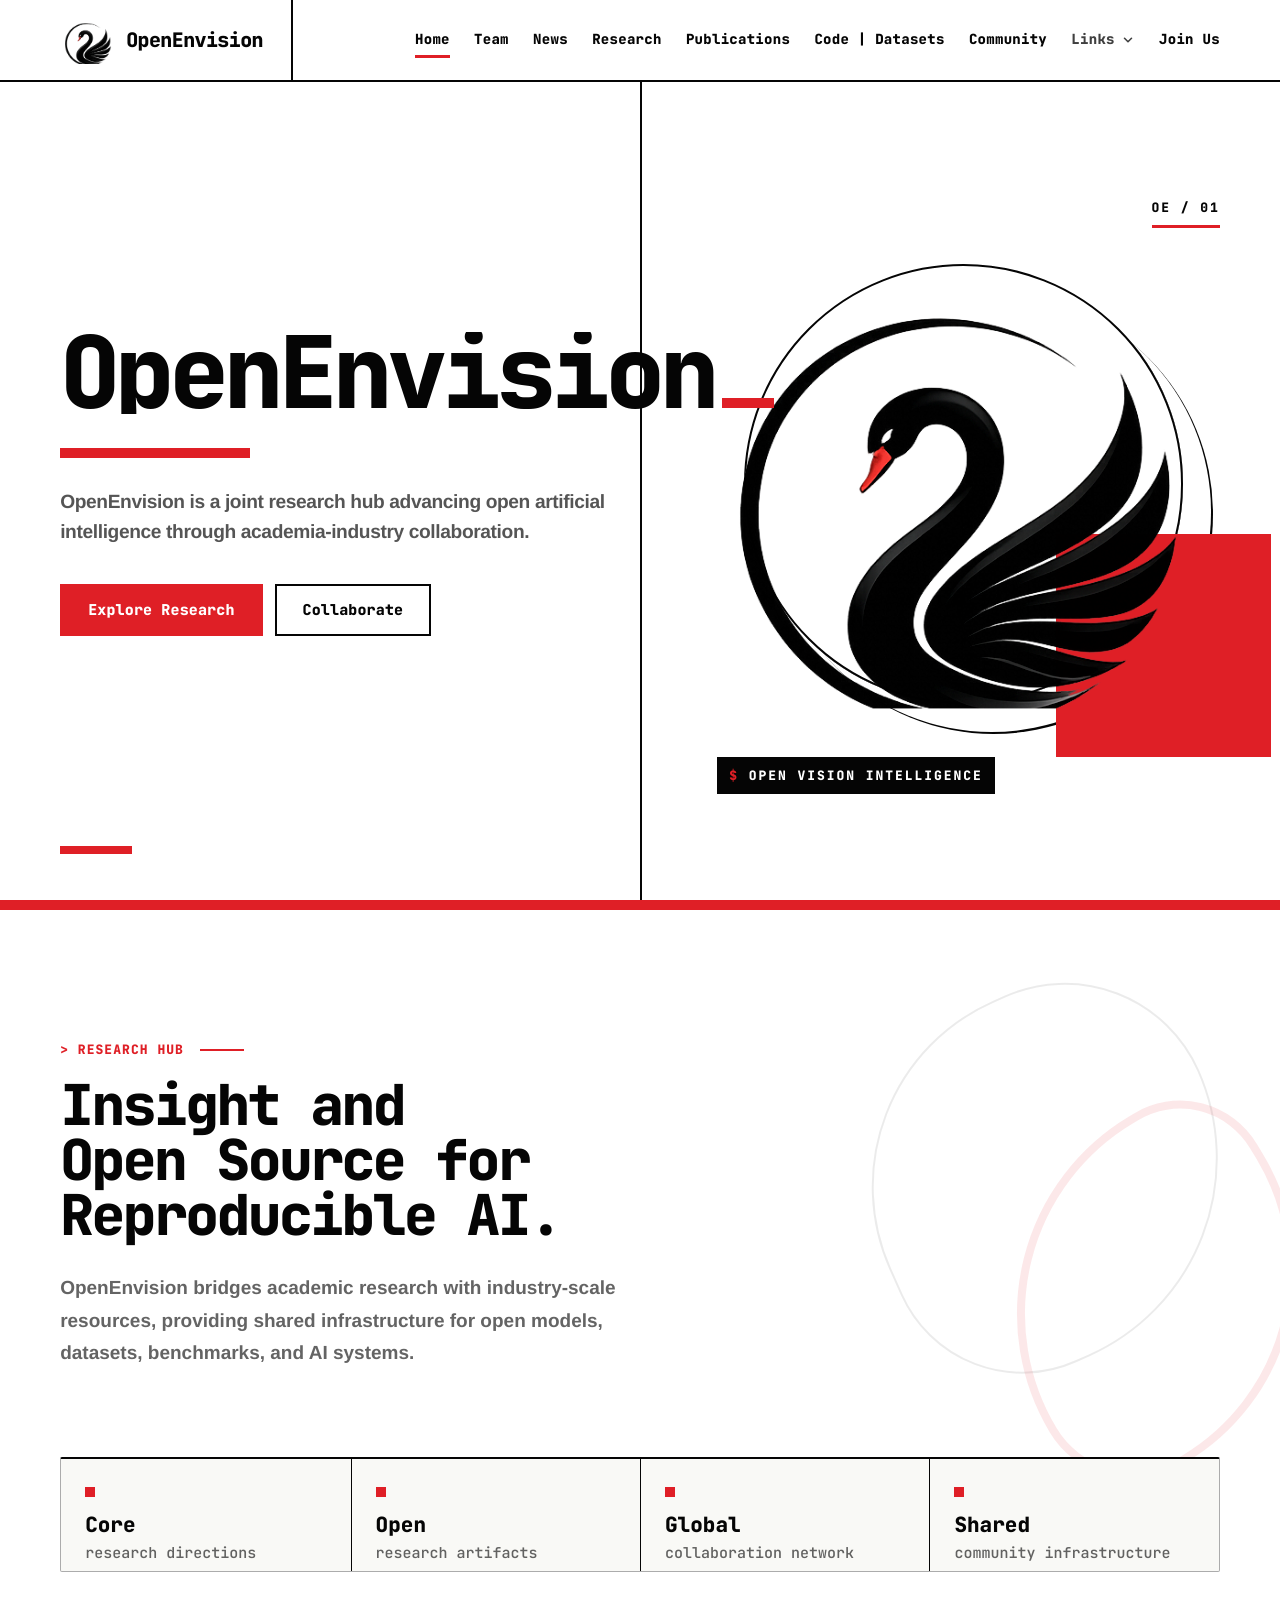
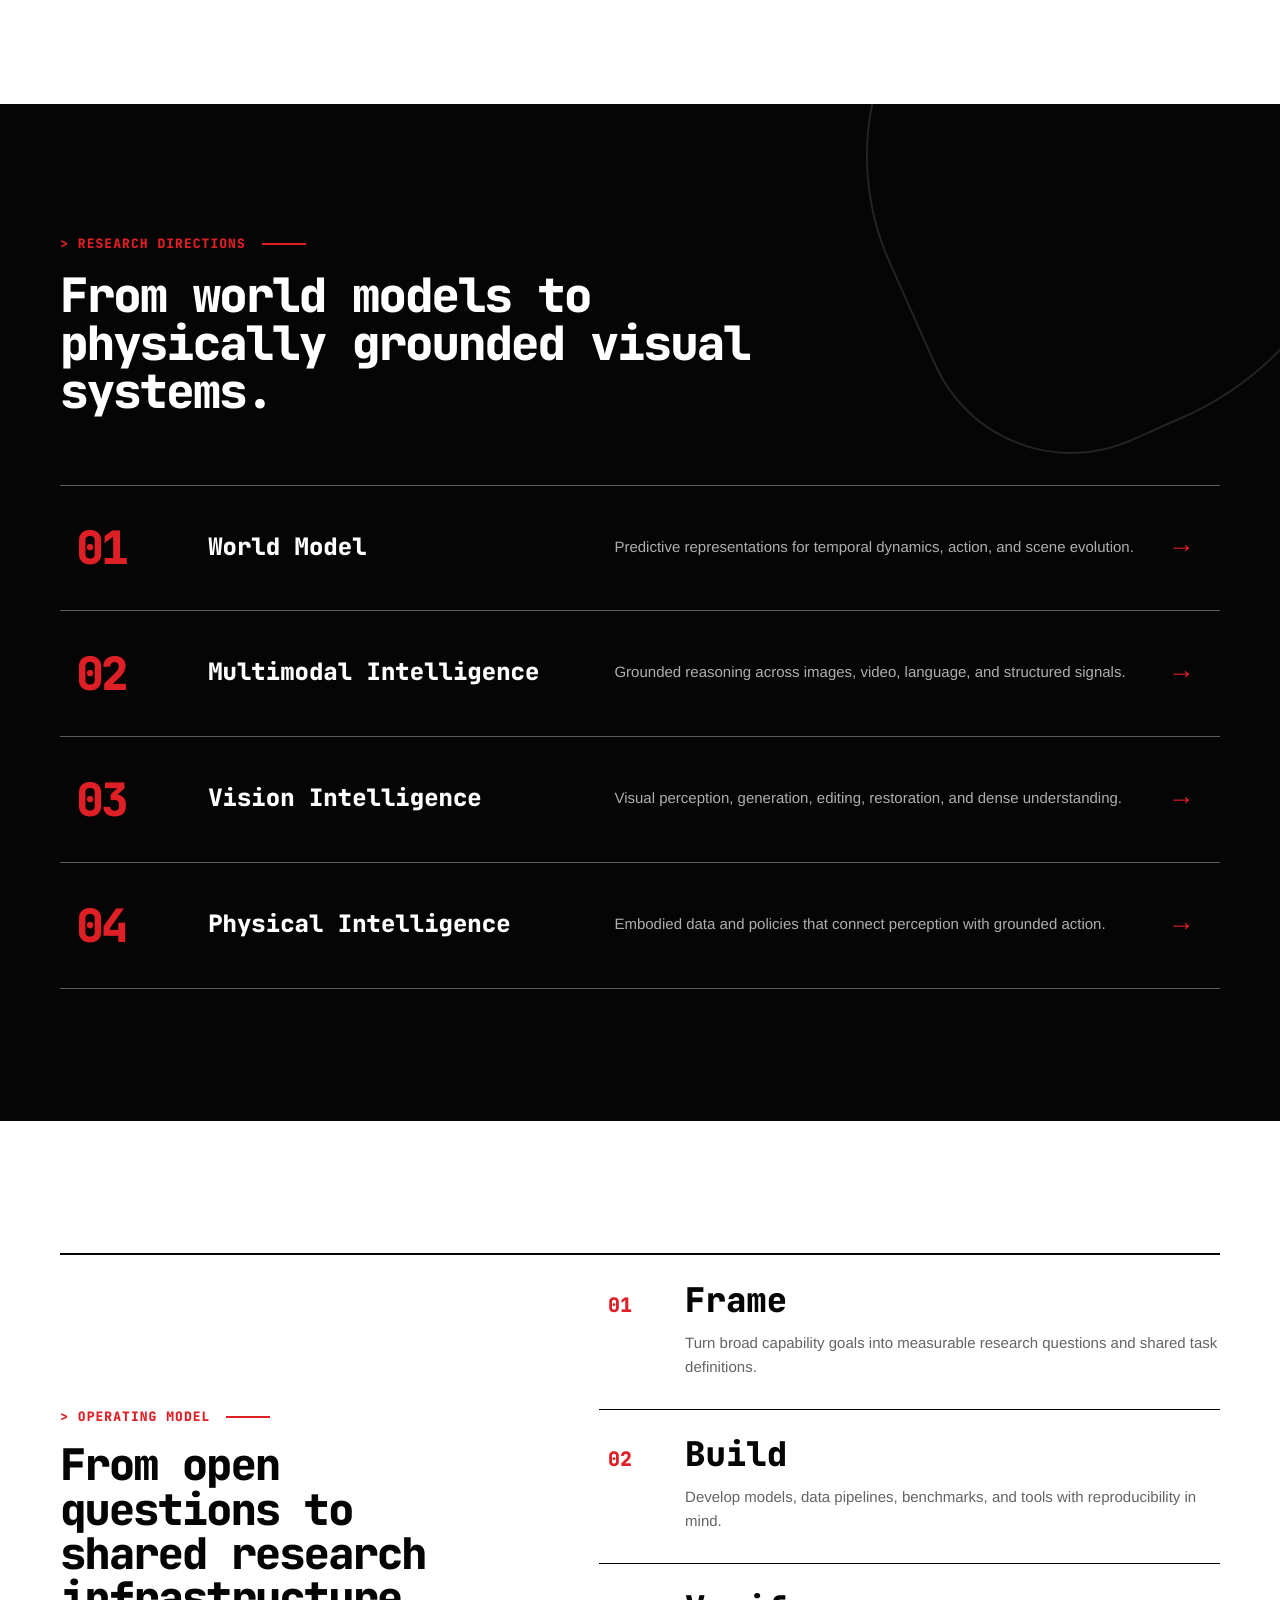
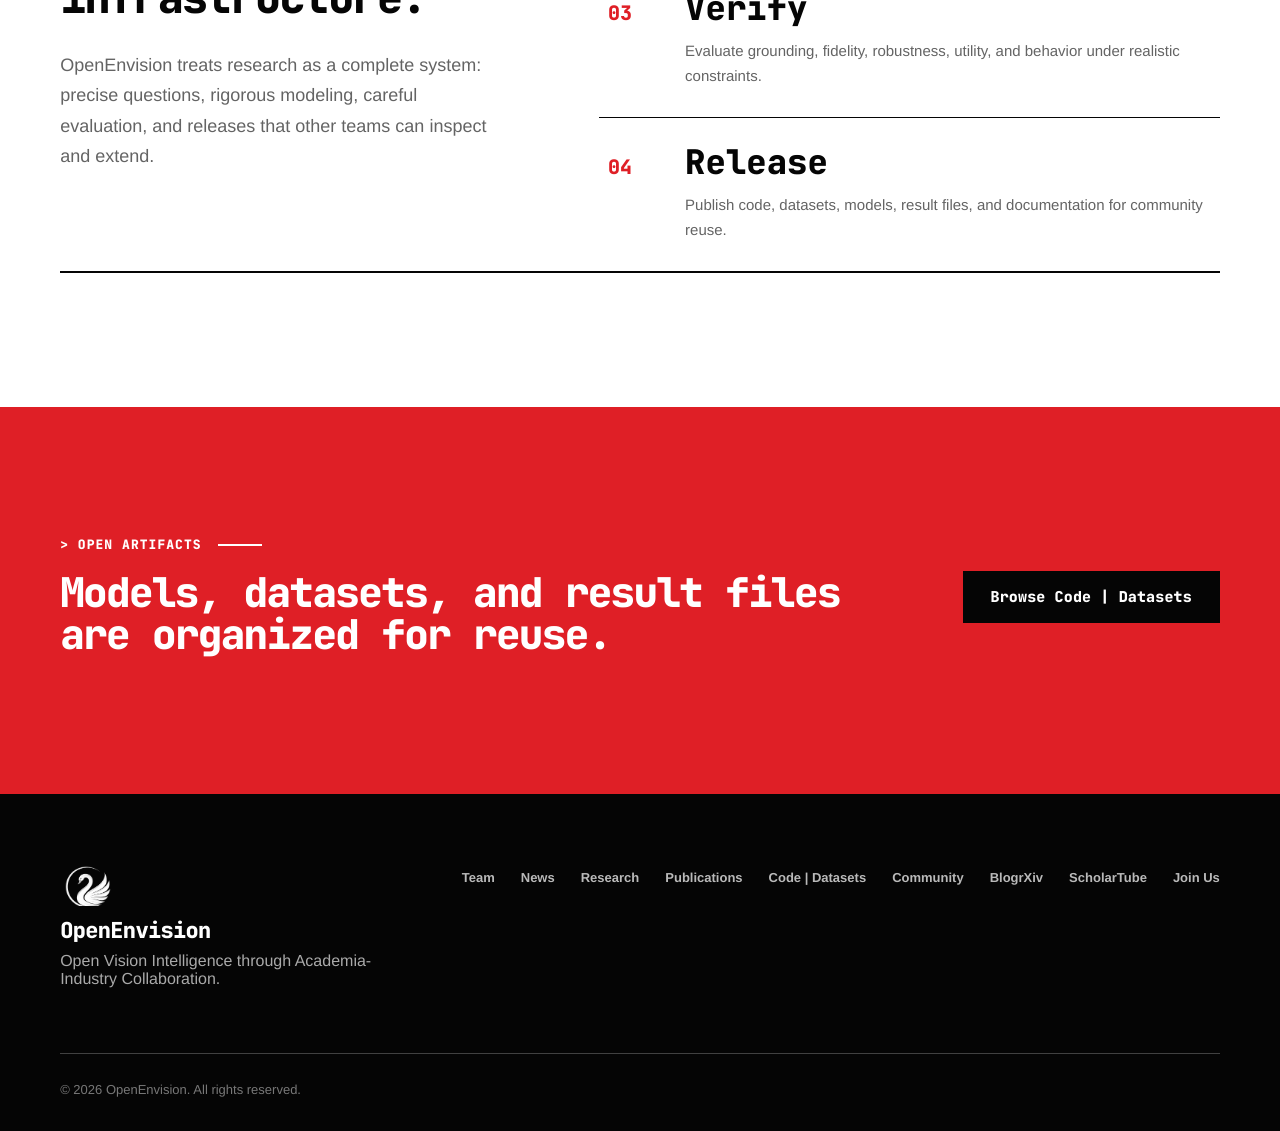
<file: index.html>
<!DOCTYPE html>
<html lang="en">
  <head>
    <meta charset="utf-8" />
    <meta name="viewport" content="width=device-width, initial-scale=1" />
    <title>OpenEnvision</title>
    <meta
      name="description"
      content="OpenEnvision is a joint research hub advancing open artificial intelligence through academia-industry collaboration."
    />
    <meta name="theme-color" content="#080909" />
    <link rel="icon" type="image/png" href="assets/img/brand/openenvision_mark.png?v=tab-logo" />
    <link rel="shortcut icon" type="image/png" href="assets/img/brand/openenvision_mark.png?v=tab-logo" />
    <link rel="apple-touch-icon" href="assets/img/brand/openenvision_mark.png?v=tab-logo" />
    <link rel="preconnect" href="https://fonts.googleapis.com" />
    <link rel="preconnect" href="https://fonts.gstatic.com" crossorigin />
    <link
      rel="stylesheet"
      href="https://fonts.googleapis.com/css2?family=JetBrains+Mono:wght@400;500;700;800&display=swap"
    />
    <link rel="stylesheet" href="assets/css/styles.css?v=visual-system-20260710-community" />
    <link rel="stylesheet" href="assets/css/black-swan-theme.css?v=20260801-foresight" />
  </head>
  <body class="home-page" data-page="home">
    <header class="site-header" data-header>
      <a class="brand" href="index.html" aria-label="OpenEnvision home">
        <img class="brand-logo" src="assets/img/brand/openenvision_mark.png" alt="OpenEnvision logo" />
        <span>OpenEnvision</span>
      </a>

      <button class="nav-toggle" type="button" aria-expanded="false" aria-label="Open navigation" data-nav-toggle>
        <span></span>
        <span></span>
      </button>

      <nav class="site-nav" aria-label="Primary navigation" data-nav>
        <a href="index.html" data-page-link="home">Home</a>
        <a href="team.html" data-page-link="team">Team</a>
        <a href="news.html" data-page-link="news">News</a>
        <a href="research.html" data-page-link="research">Research</a>
        <a href="publications.html" data-page-link="publications">Publications</a>
        <a href="code-datasets.html" data-page-link="code-datasets">Code | Datasets</a>
        <a href="foresight.html" data-page-link="foresight">Community</a>
        <details class="nav-dropdown" data-nav-dropdown>
          <summary>
            <span>Links</span>
            <svg viewBox="0 0 16 16" aria-hidden="true"><path d="m4 6 4 4 4-4" /></svg>
          </summary>
          <div class="nav-dropdown-menu">
            <a href="community.html" data-page-link="community">BlogrXiv</a>
            <a href="scholartube.html" data-page-link="scholartube">ScholarTube</a>
          </div>
        </details>
        <a href="join-us.html" data-page-link="join">Join Us</a>
      </nav>
    </header>

    <main>
      <section class="home-hero" aria-label="OpenEnvision introduction">
        <div class="hero-content">
          <div class="hero-copy-block">
            <h1><span class="typed-title">OpenEnvision</span></h1>
            <p class="hero-copy">
              OpenEnvision is a joint research hub advancing open artificial intelligence through
              academia-industry collaboration.
            </p>
            <div class="hero-actions" aria-label="Primary actions">
              <a class="button button-primary" href="research.html">Explore Research</a>
              <a class="button button-secondary" href="join-us.html">Collaborate</a>
            </div>
          </div>
          <div class="hero-swan" aria-hidden="true">
            <span class="hero-swan-index">OE / 01</span>
            <img src="assets/img/brand/openenvision_mark.png" alt="" />
            <span class="hero-swan-caption">Open vision intelligence</span>
          </div>
        </div>
      </section>

      <section class="section statement-section">
        <div class="statement">
          <p class="section-kicker">Research hub</p>
          <h2>Insight and<br />Open Source for<br />Reproducible AI.</h2>
          <p>
            OpenEnvision bridges academic research with industry-scale resources, providing shared
            infrastructure for open models, datasets, benchmarks, and AI systems.
          </p>
        </div>
        <div class="metric-strip" aria-label="OpenEnvision overview">
          <div>
            <strong>Core</strong>
            <span>research directions</span>
          </div>
          <div>
            <strong>Open</strong>
            <span>research artifacts</span>
          </div>
          <div>
            <strong>Global</strong>
            <span>collaboration network</span>
          </div>
          <div>
            <strong>Shared</strong>
            <span>community infrastructure</span>
          </div>
        </div>
      </section>

      <section class="section preview-section">
        <div class="section-head">
          <p class="section-kicker">Research directions</p>
          <h2>From world models to physically grounded visual systems.</h2>
        </div>

        <div class="preview-grid">
          <a class="preview-card" href="research.html#world-model">
            <span>01</span>
            <h3>World Model</h3>
            <p>Predictive representations for temporal dynamics, action, and scene evolution.</p>
          </a>
          <a class="preview-card" href="research.html#multimodal-intelligence">
            <span>02</span>
            <h3>Multimodal Intelligence</h3>
            <p>Grounded reasoning across images, video, language, and structured signals.</p>
          </a>
          <a class="preview-card" href="research.html#vision-intelligence">
            <span>03</span>
            <h3>Vision Intelligence</h3>
            <p>Visual perception, generation, editing, restoration, and dense understanding.</p>
          </a>
          <a class="preview-card" href="research.html#physical-intelligence">
            <span>04</span>
            <h3>Physical Intelligence</h3>
            <p>Embodied data and policies that connect perception with grounded action.</p>
          </a>
        </div>
      </section>

      <section class="section home-system-section" aria-labelledby="home-system-title">
        <div class="home-system-shell">
          <div class="home-system-copy">
            <p class="section-kicker">Operating model</p>
            <h2 id="home-system-title">From open questions to shared research infrastructure.</h2>
            <p>
              OpenEnvision treats research as a complete system: precise questions, rigorous
              modeling, careful evaluation, and releases that other teams can inspect and extend.
            </p>
          </div>

          <div class="home-system-flow" aria-label="OpenEnvision operating model">
            <article>
              <span>01</span>
              <div>
                <h3>Frame</h3>
                <p>Turn broad capability goals into measurable research questions and shared task definitions.</p>
              </div>
            </article>
            <article>
              <span>02</span>
              <div>
                <h3>Build</h3>
                <p>Develop models, data pipelines, benchmarks, and tools with reproducibility in mind.</p>
              </div>
            </article>
            <article>
              <span>03</span>
              <div>
                <h3>Verify</h3>
                <p>Evaluate grounding, fidelity, robustness, utility, and behavior under realistic constraints.</p>
              </div>
            </article>
            <article>
              <span>04</span>
              <div>
                <h3>Release</h3>
                <p>Publish code, datasets, models, result files, and documentation for community reuse.</p>
              </div>
            </article>
          </div>
        </div>
      </section>

      <section class="section resources-band">
        <div>
          <p class="section-kicker">Open artifacts</p>
          <h2>Models, datasets, and result files are organized for reuse.</h2>
        </div>
        <a class="button button-dark" href="code-datasets.html">Browse Code | Datasets</a>
      </section>
    </main>

    <footer class="site-footer">
      <div>
        <img class="footer-logo" src="assets/img/brand/openenvision_mark.png" alt="OpenEnvision logo" loading="lazy" decoding="async" />
        <a class="footer-brand" href="index.html">OpenEnvision</a>
        <p>Open Vision Intelligence through Academia-Industry Collaboration.</p>
      </div>
      <div class="footer-links">
        <a href="team.html">Team</a>
        <a href="news.html">News</a>
        <a href="research.html">Research</a>
        <a href="publications.html">Publications</a>
        <a href="code-datasets.html">Code | Datasets</a>
        <a href="foresight.html">Community</a>
        <a href="community.html">BlogrXiv</a>
        <a href="scholartube.html">ScholarTube</a>
        <a href="join-us.html">Join Us</a>
      </div>
      <p class="footer-copyright">© 2026 OpenEnvision. All rights reserved.</p>
    </footer>

    <script src="assets/js/main.js?v=20260801-foresight"></script>
  </body>
</html>
</file>
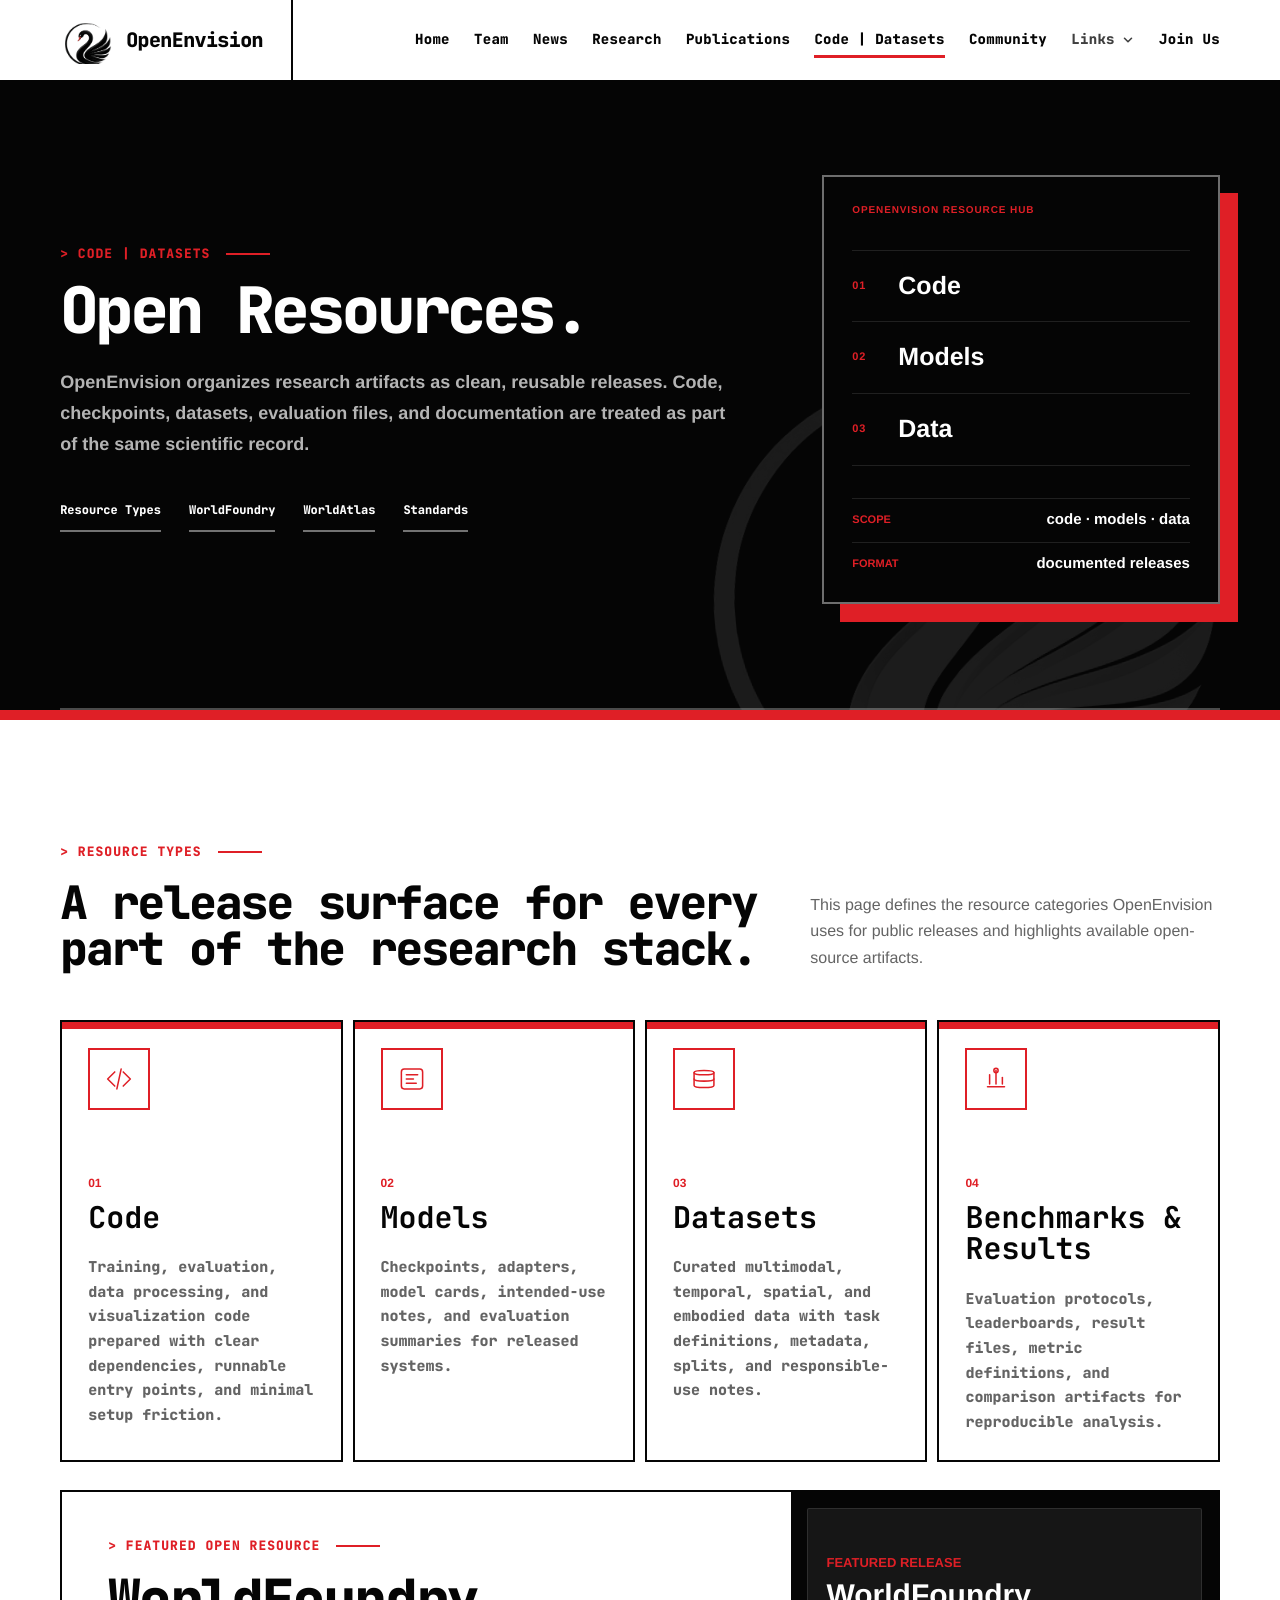
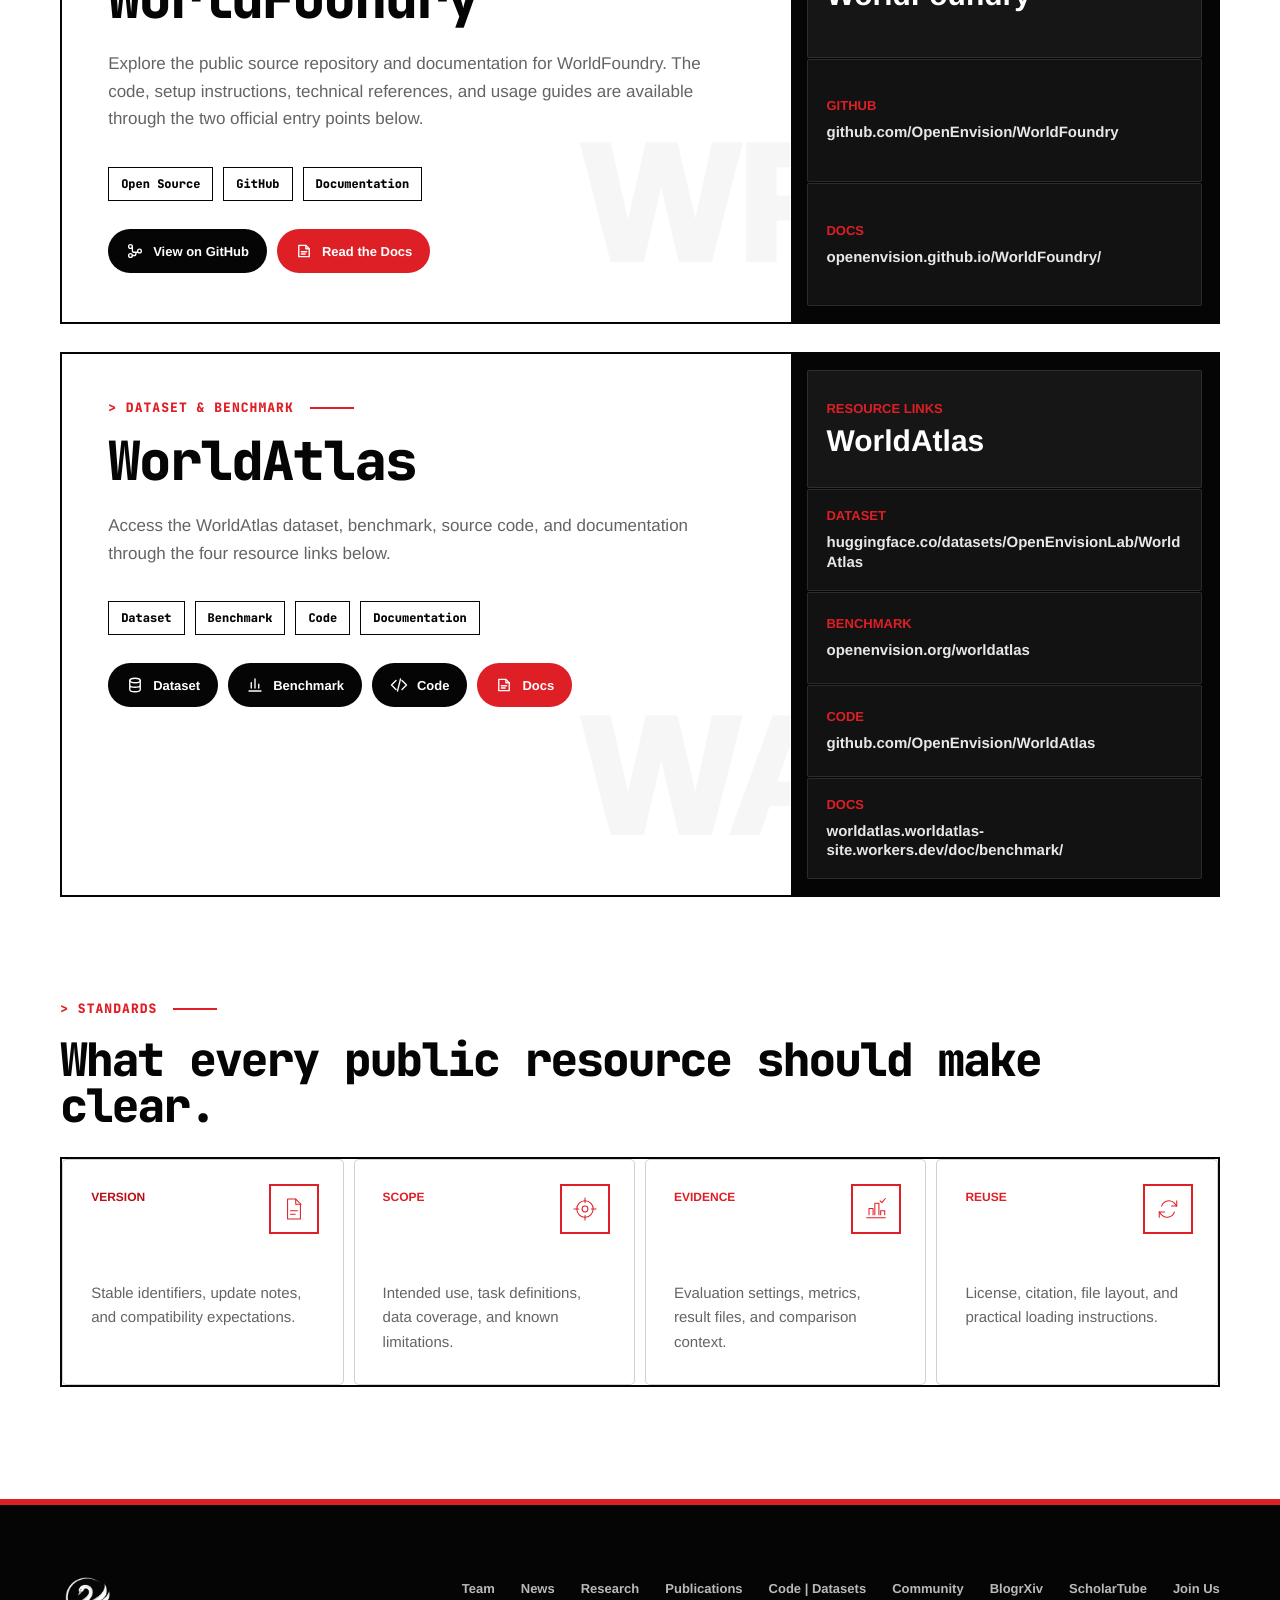
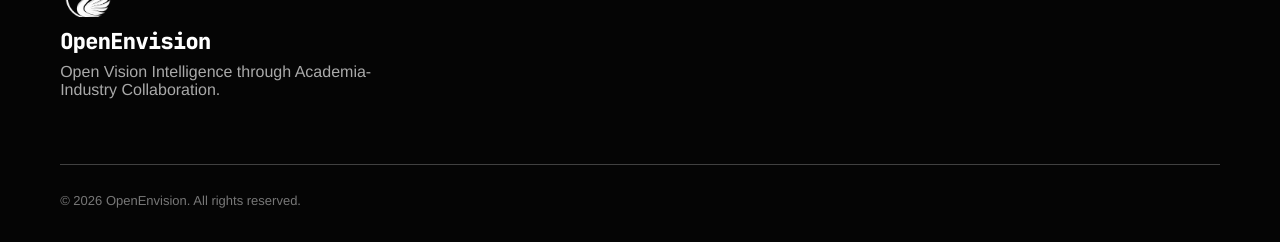
<file: code-datasets.html>
<!DOCTYPE html>
<html lang="en">
  <head>
    <meta charset="utf-8" />
    <meta name="viewport" content="width=device-width, initial-scale=1" />
    <title>Code | Datasets | OpenEnvision</title>
    <meta
      name="description"
      content="OpenEnvision resource hub for code, models, datasets, benchmarks, and reproducible research artifacts."
    />
    <link rel="icon" type="image/png" href="assets/img/brand/openenvision_mark.png?v=tab-logo" />
    <link rel="shortcut icon" type="image/png" href="assets/img/brand/openenvision_mark.png?v=tab-logo" />
    <link rel="apple-touch-icon" href="assets/img/brand/openenvision_mark.png?v=tab-logo" />
    <link rel="preconnect" href="https://fonts.googleapis.com" />
    <link rel="preconnect" href="https://fonts.gstatic.com" crossorigin />
    <link
      rel="stylesheet"
      href="https://fonts.googleapis.com/css2?family=JetBrains+Mono:wght@400;500;700;800&display=swap"
    />
    <link rel="stylesheet" href="assets/css/styles.css?v=20261013-worldatlas-resource" />
    <link rel="stylesheet" href="assets/css/black-swan-theme.css?v=20260801-foresight" />
  </head>
  <body data-page="code-datasets">
    <header class="site-header" data-header>
      <a class="brand" href="index.html" aria-label="OpenEnvision home">
        <img class="brand-logo" src="assets/img/brand/openenvision_mark.png" alt="OpenEnvision logo" />
        <span>OpenEnvision</span>
      </a>
      <button class="nav-toggle" type="button" aria-expanded="false" aria-label="Open navigation" data-nav-toggle>
        <span></span>
        <span></span>
      </button>
      <nav class="site-nav" aria-label="Primary navigation" data-nav>
        <a href="index.html" data-page-link="home">Home</a>
        <a href="team.html" data-page-link="team">Team</a>
        <a href="news.html" data-page-link="news">News</a>
        <a href="research.html" data-page-link="research">Research</a>
        <a href="publications.html" data-page-link="publications">Publications</a>
        <a href="code-datasets.html" data-page-link="code-datasets">Code | Datasets</a>
        <a href="foresight.html" data-page-link="foresight">Community</a>
        <details class="nav-dropdown" data-nav-dropdown>
          <summary>
            <span>Links</span>
            <svg viewBox="0 0 16 16" aria-hidden="true"><path d="m4 6 4 4 4-4" /></svg>
          </summary>
          <div class="nav-dropdown-menu">
            <a href="community.html" data-page-link="community">BlogrXiv</a>
            <a href="scholartube.html" data-page-link="scholartube">ScholarTube</a>
          </div>
        </details>
        <a href="join-us.html" data-page-link="join">Join Us</a>
      </nav>
    </header>

    <main class="resources-main">
      <section class="resources-hero" aria-labelledby="resources-title">
        <div class="resources-hero-inner">
          <div class="resources-hero-copy">
            <p class="eyebrow">Code | Datasets</p>
            <h1 id="resources-title">Open Resources.</h1>
            <p>
              OpenEnvision organizes research artifacts as clean, reusable releases. Code,
              checkpoints, datasets, evaluation files, and documentation are treated as part of the
              same scientific record.
            </p>
            <nav class="resource-anchors" aria-label="Resource sections">
              <a href="#resource-types">Resource Types</a>
              <a href="#worldfoundry">WorldFoundry</a>
              <a href="#worldatlas">WorldAtlas</a>
              <a href="#release-standards">Standards</a>
            </nav>
          </div>

          <aside class="resource-console" aria-label="Open resource release overview">
            <div class="console-top">
              <span>OpenEnvision Resource Hub</span>
            </div>

            <div class="resource-hub-index" aria-label="Resource categories">
              <div class="resource-hub-item">
                <span>01</span>
                <strong>Code</strong>
              </div>
              <div class="resource-hub-item">
                <span>02</span>
                <strong>Models</strong>
              </div>
              <div class="resource-hub-item">
                <span>03</span>
                <strong>Data</strong>
              </div>
            </div>

            <div class="console-status">
              <div>
                <span>Scope</span>
                <strong>code · models · data</strong>
              </div>
              <div>
                <span>Format</span>
                <strong>documented releases</strong>
              </div>
            </div>
          </aside>
        </div>
      </section>

      <section class="resource-types-section" id="resource-types" aria-labelledby="resource-types-title">
        <div class="resource-section-head">
          <div>
            <p class="section-kicker">Resource Types</p>
            <h2 id="resource-types-title">A release surface for every part of the research stack.</h2>
          </div>
          <p>
            This page defines the resource categories OpenEnvision uses for public releases and
            highlights available open-source artifacts.
          </p>
        </div>

        <div class="resource-type-grid">
          <article class="resource-type-card resource-code-card">
            <span class="resource-icon" aria-hidden="true">
              <svg viewBox="0 0 48 48" focusable="false">
                <path d="M18 14L8 24l10 10"></path>
                <path d="M30 14l10 10-10 10"></path>
                <path d="M27 10l-6 28"></path>
              </svg>
            </span>
            <p>01</p>
            <h3>Code</h3>
            <span>
              Training, evaluation, data processing, and visualization code prepared with clear
              dependencies, runnable entry points, and minimal setup friction.
            </span>
          </article>

          <article class="resource-type-card resource-model-card">
            <span class="resource-icon" aria-hidden="true">
              <svg viewBox="0 0 48 48" focusable="false">
                <rect x="9" y="10" width="30" height="28" rx="4"></rect>
                <path d="M16 18h16"></path>
                <path d="M16 24h10"></path>
                <path d="M16 30h14"></path>
              </svg>
            </span>
            <p>02</p>
            <h3>Models</h3>
            <span>
              Checkpoints, adapters, model cards, intended-use notes, and evaluation summaries for
              released systems.
            </span>
          </article>

          <article class="resource-type-card resource-data-card">
            <span class="resource-icon" aria-hidden="true">
              <svg viewBox="0 0 48 48" focusable="false">
                <path d="M10 15c0-4 28-4 28 0v18c0 4-28 4-28 0V15Z"></path>
                <path d="M10 15c0 4 28 4 28 0"></path>
                <path d="M10 24c0 4 28 4 28 0"></path>
              </svg>
            </span>
            <p>03</p>
            <h3>Datasets</h3>
            <span>
              Curated multimodal, temporal, spatial, and embodied data with task definitions,
              metadata, splits, and responsible-use notes.
            </span>
          </article>

          <article class="resource-type-card resource-benchmark-card">
            <span class="resource-icon" aria-hidden="true">
              <svg viewBox="0 0 48 48" focusable="false">
                <path d="M12 35h24"></path>
                <path d="M15 31V18"></path>
                <path d="M24 31V12"></path>
                <path d="M33 31V22"></path>
                <circle cx="24" cy="12" r="3"></circle>
              </svg>
            </span>
            <p>04</p>
            <h3>Benchmarks & Results</h3>
            <span>
              Evaluation protocols, leaderboards, result files, metric definitions, and comparison
              artifacts for reproducible analysis.
            </span>
          </article>
        </div>
      </section>

      <section class="worldfoundry-section" id="worldfoundry" aria-labelledby="worldfoundry-title">
        <div class="worldfoundry-panel">
          <div class="worldfoundry-copy">
            <p class="section-kicker">Featured Open Resource</p>
            <h2 id="worldfoundry-title">WorldFoundry</h2>
            <p>
              Explore the public source repository and documentation for WorldFoundry. The code,
              setup instructions, technical references, and usage guides are available through the
              two official entry points below.
            </p>

            <div class="worldfoundry-tags" aria-label="WorldFoundry resource tags">
              <span>Open Source</span>
              <span>GitHub</span>
              <span>Documentation</span>
            </div>

            <div class="worldfoundry-actions" aria-label="WorldFoundry links">
              <a
                href="https://github.com/OpenEnvision/WorldFoundry"
                target="_blank"
                rel="noreferrer"
                aria-label="Open WorldFoundry on GitHub in a new tab"
              >
                <svg viewBox="0 0 24 24" aria-hidden="true" focusable="false">
                  <circle cx="6" cy="6" r="2.5"></circle>
                  <circle cx="6" cy="18" r="2.5"></circle>
                  <circle cx="18" cy="12" r="2.5"></circle>
                  <path d="M8.5 6v5.2c0 1.4 1.1 2.5 2.5 2.5h4.5M8.5 18h2.2c1.4 0 2.5-1.1 2.5-2.5v-1.8"></path>
                </svg>
                View on GitHub
              </a>
              <a
                class="is-docs"
                href="https://openenvision.github.io/WorldFoundry/"
                target="_blank"
                rel="noreferrer"
                aria-label="Open WorldFoundry documentation in a new tab"
              >
                <svg viewBox="0 0 24 24" aria-hidden="true" focusable="false">
                  <path d="M5 4.5h9.5L19 9v10.5H5V4.5Z"></path>
                  <path d="M14.5 4.5V9H19M8.5 13h7M8.5 16h5"></path>
                </svg>
                Read the Docs
              </a>
            </div>
          </div>

          <aside class="worldfoundry-release-card" aria-label="WorldFoundry public links">
            <div class="worldfoundry-card-top">
              <span>Featured release</span>
              <strong>WorldFoundry</strong>
            </div>
            <a
              class="worldfoundry-card-row"
              href="https://github.com/OpenEnvision/WorldFoundry"
              target="_blank"
              rel="noreferrer"
              aria-label="WorldFoundry GitHub repository"
            >
              <span>GitHub</span>
              <strong>github.com/OpenEnvision/WorldFoundry</strong>
            </a>
            <a
              class="worldfoundry-card-row"
              href="https://openenvision.github.io/WorldFoundry/"
              target="_blank"
              rel="noreferrer"
              aria-label="WorldFoundry documentation"
            >
              <span>Docs</span>
              <strong>openenvision.github.io/WorldFoundry/</strong>
            </a>
          </aside>
        </div>
      </section>

      <section class="worldfoundry-section" id="worldatlas" aria-labelledby="worldatlas-title">
        <div class="worldfoundry-panel">
          <div class="worldfoundry-copy">
            <p class="section-kicker">Dataset &amp; Benchmark</p>
            <h2 id="worldatlas-title">WorldAtlas</h2>
            <p>
              Access the WorldAtlas dataset, benchmark, source code, and documentation through
              the four resource links below.
            </p>

            <div class="worldfoundry-tags" aria-label="WorldAtlas resource tags">
              <span>Dataset</span>
              <span>Benchmark</span>
              <span>Code</span>
              <span>Documentation</span>
            </div>

            <div class="worldfoundry-actions" aria-label="WorldAtlas links">
              <a
                href="https://huggingface.co/datasets/OpenEnvisionLab/WorldAtlas"
                target="_blank"
                rel="noopener noreferrer"
                aria-label="Open the WorldAtlas dataset on Hugging Face in a new tab"
              >
                <svg viewBox="0 0 24 24" aria-hidden="true" focusable="false">
                  <ellipse cx="12" cy="6" rx="7" ry="3"></ellipse>
                  <path d="M5 6v12c0 4 14 4 14 0V6M5 12c0 4 14 4 14 0"></path>
                </svg>
                Dataset
              </a>
              <a
                href="https://openenvision.org/worldatlas"
                target="_blank"
                rel="noopener noreferrer"
                aria-label="Open the WorldAtlas benchmark in a new tab"
              >
                <svg viewBox="0 0 24 24" aria-hidden="true" focusable="false">
                  <path d="M4 20h16M7 16V9M12 16V4M17 16v-5"></path>
                </svg>
                Benchmark
              </a>
              <a
                href="https://github.com/OpenEnvision/WorldAtlas"
                target="_blank"
                rel="noopener noreferrer"
                aria-label="Open the WorldAtlas source code on GitHub in a new tab"
              >
                <svg viewBox="0 0 24 24" aria-hidden="true" focusable="false">
                  <path d="m8 6-6 6 6 6m8-12 6 6-6 6M14 4l-4 16"></path>
                </svg>
                Code
              </a>
              <a
                class="is-docs"
                href="https://worldatlas.worldatlas-site.workers.dev/doc/benchmark/"
                target="_blank"
                rel="noopener noreferrer"
                aria-label="Open the WorldAtlas documentation in a new tab"
              >
                <svg viewBox="0 0 24 24" aria-hidden="true" focusable="false">
                  <path d="M5 4.5h9.5L19 9v10.5H5V4.5Z"></path>
                  <path d="M14.5 4.5V9H19M8.5 13h7M8.5 16h5"></path>
                </svg>
                Docs
              </a>
            </div>
          </div>

          <aside class="worldfoundry-release-card" aria-label="WorldAtlas public links">
            <div class="worldfoundry-card-top">
              <span>Resource links</span>
              <strong>WorldAtlas</strong>
            </div>
            <a
              class="worldfoundry-card-row"
              href="https://huggingface.co/datasets/OpenEnvisionLab/WorldAtlas"
              target="_blank"
              rel="noopener noreferrer"
              aria-label="WorldAtlas dataset"
            >
              <span>Dataset</span>
              <strong>huggingface.co/datasets/OpenEnvisionLab/WorldAtlas</strong>
            </a>
            <a
              class="worldfoundry-card-row"
              href="https://openenvision.org/worldatlas"
              target="_blank"
              rel="noopener noreferrer"
              aria-label="WorldAtlas benchmark"
            >
              <span>Benchmark</span>
              <strong>openenvision.org/worldatlas</strong>
            </a>
            <a
              class="worldfoundry-card-row"
              href="https://github.com/OpenEnvision/WorldAtlas"
              target="_blank"
              rel="noopener noreferrer"
              aria-label="WorldAtlas source code"
            >
              <span>Code</span>
              <strong>github.com/OpenEnvision/WorldAtlas</strong>
            </a>
            <a
              class="worldfoundry-card-row"
              href="https://worldatlas.worldatlas-site.workers.dev/doc/benchmark/"
              target="_blank"
              rel="noopener noreferrer"
              aria-label="WorldAtlas documentation"
            >
              <span>Docs</span>
              <strong>worldatlas.worldatlas-site.workers.dev/doc/benchmark/</strong>
            </a>
          </aside>
        </div>
      </section>

      <section class="release-standards-section" id="release-standards" aria-labelledby="release-standards-title">
        <div class="release-standards-head">
          <p class="section-kicker">Standards</p>
          <h2 id="release-standards-title">What every public resource should make clear.</h2>
        </div>
        <div class="release-standards-grid">
          <div>
            <span class="release-standard-icon" aria-hidden="true">
              <svg viewBox="0 0 48 48" focusable="false">
                <path d="M13 7h14l8 8v26H13V7Z"></path>
                <path d="M27 7v9h9"></path>
                <path d="M18 27h12"></path>
                <path d="M18 33h8"></path>
              </svg>
            </span>
            <span class="release-standard-label">Version</span>
            <p>Stable identifiers, update notes, and compatibility expectations.</p>
          </div>
          <div>
            <span class="release-standard-icon" aria-hidden="true">
              <svg viewBox="0 0 48 48" focusable="false">
                <circle cx="24" cy="24" r="14"></circle>
                <circle cx="24" cy="24" r="5"></circle>
                <path d="M24 5v8M24 35v8M5 24h8M35 24h8"></path>
              </svg>
            </span>
            <span class="release-standard-label">Scope</span>
            <p>Intended use, task definitions, data coverage, and known limitations.</p>
          </div>
          <div>
            <span class="release-standard-icon" aria-hidden="true">
              <svg viewBox="0 0 48 48" focusable="false">
                <path d="M8 39h32"></path>
                <path d="M12 34V23h7v11M22 34V14h7v20M32 34v-7h7v7"></path>
                <path d="m31 10 3 3 6-7"></path>
              </svg>
            </span>
            <span class="release-standard-label">Evidence</span>
            <p>Evaluation settings, metrics, result files, and comparison context.</p>
          </div>
          <div>
            <span class="release-standard-icon" aria-hidden="true">
              <svg viewBox="0 0 48 48" focusable="false">
                <path d="M13 19a13 13 0 0 1 22-5l4 5"></path>
                <path d="M39 10v9h-9"></path>
                <path d="M35 29a13 13 0 0 1-22 5l-4-5"></path>
                <path d="M9 38v-9h9"></path>
              </svg>
            </span>
            <span class="release-standard-label">Reuse</span>
            <p>License, citation, file layout, and practical loading instructions.</p>
          </div>
        </div>
      </section>
    </main>

    <footer class="site-footer">
      <div>
        <img class="footer-logo" src="assets/img/brand/openenvision_mark.png" alt="OpenEnvision logo" loading="lazy" decoding="async" />
        <a class="footer-brand" href="index.html">OpenEnvision</a>
        <p>Open Vision Intelligence through Academia-Industry Collaboration.</p>
      </div>
      <div class="footer-links">
        <a href="team.html">Team</a>
        <a href="news.html">News</a>
        <a href="research.html">Research</a>
        <a href="publications.html">Publications</a>
        <a href="code-datasets.html">Code | Datasets</a>
        <a href="foresight.html">Community</a>
        <a href="community.html">BlogrXiv</a>
        <a href="scholartube.html">ScholarTube</a>
        <a href="join-us.html">Join Us</a>
      </div>
      <p class="footer-copyright">© 2026 OpenEnvision. All rights reserved.</p>
    </footer>

    <script src="assets/js/main.js?v=20260801-foresight"></script>
  </body>
</html>
</file>
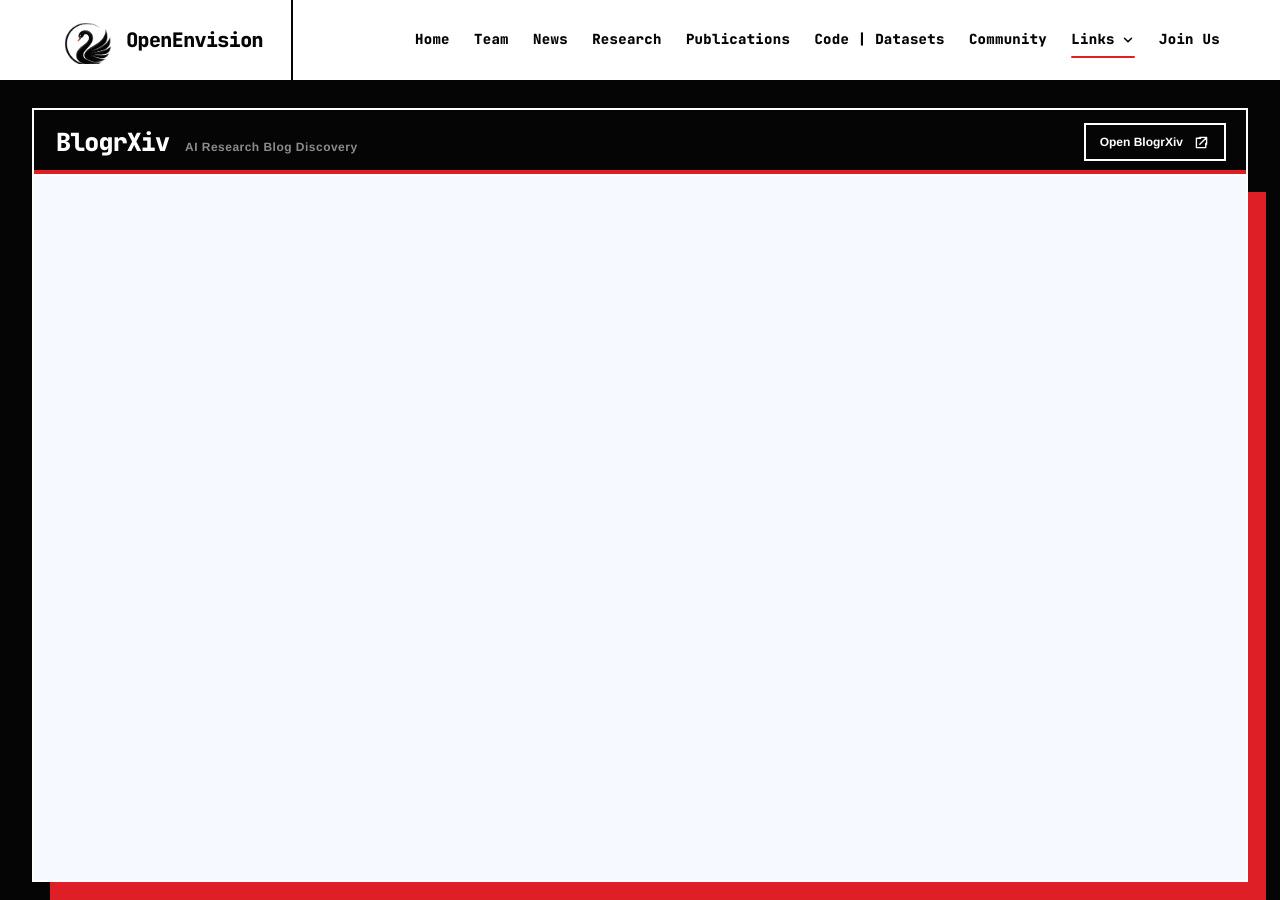
<file: community.html>
<!DOCTYPE html>
<html lang="en">
  <head>
    <meta charset="utf-8" />
    <meta name="viewport" content="width=device-width, initial-scale=1" />
    <title>BlogrXiv | OpenEnvision</title>
    <meta
      name="description"
      content="Explore BlogrXiv, OpenEnvision's AI research blog discovery community."
    />
    <link rel="icon" type="image/png" href="assets/img/brand/openenvision_mark.png?v=tab-logo" />
    <link rel="shortcut icon" type="image/png" href="assets/img/brand/openenvision_mark.png?v=tab-logo" />
    <link rel="apple-touch-icon" href="assets/img/brand/openenvision_mark.png?v=tab-logo" />
    <link rel="preconnect" href="https://fonts.googleapis.com" />
    <link rel="preconnect" href="https://fonts.gstatic.com" crossorigin />
    <link
      rel="stylesheet"
      href="https://fonts.googleapis.com/css2?family=JetBrains+Mono:wght@400;500;700;800&display=swap"
    />
    <link rel="stylesheet" href="assets/css/styles.css?v=visual-system-20260710-community-refined" />
    <link rel="stylesheet" href="assets/css/black-swan-theme.css?v=20260801-foresight" />
  </head>
  <body class="community-page" data-page="community">
    <header class="site-header" data-header>
      <a class="brand" href="index.html" aria-label="OpenEnvision home">
        <img class="brand-logo" src="assets/img/brand/openenvision_mark.png" alt="OpenEnvision logo" />
        <span>OpenEnvision</span>
      </a>
      <button class="nav-toggle" type="button" aria-expanded="false" aria-label="Open navigation" data-nav-toggle>
        <span></span>
        <span></span>
      </button>
      <nav class="site-nav" aria-label="Primary navigation" data-nav>
        <a href="index.html" data-page-link="home">Home</a>
        <a href="team.html" data-page-link="team">Team</a>
        <a href="news.html" data-page-link="news">News</a>
        <a href="research.html" data-page-link="research">Research</a>
        <a href="publications.html" data-page-link="publications">Publications</a>
        <a href="code-datasets.html" data-page-link="code-datasets">Code | Datasets</a>
        <a href="foresight.html" data-page-link="foresight">Community</a>
        <details class="nav-dropdown" data-nav-dropdown>
          <summary>
            <span>Links</span>
            <svg viewBox="0 0 16 16" aria-hidden="true"><path d="m4 6 4 4 4-4" /></svg>
          </summary>
          <div class="nav-dropdown-menu">
            <a href="community.html" data-page-link="community">BlogrXiv</a>
          </div>
        </details>
        <a href="join-us.html" data-page-link="join">Join Us</a>
      </nav>
    </header>

    <main class="community-main">
      <section class="community-shell" aria-labelledby="community-title">
        <header class="community-toolbar">
          <div class="community-title-block">
            <h1 id="community-title">BlogrXiv</h1>
            <p>AI Research Blog Discovery</p>
          </div>
          <a
            class="community-external-link"
            href="https://openenvision.github.io/BlogrXiv"
            target="_blank"
            rel="noopener noreferrer"
            aria-label="Open BlogrXiv in a new tab"
          >
            <span class="community-external-label">Open BlogrXiv</span>
            <svg viewBox="0 0 20 20" aria-hidden="true">
              <path d="M8 4h8v8M16 4 8 12M15 11v5H4V5h5" />
            </svg>
          </a>
        </header>

        <div class="community-frame-wrap">
          <div class="community-frame-loading" aria-hidden="true">
            <span>BlogrXiv</span>
            <span class="community-loading-track"><i></i></span>
          </div>
          <iframe
            class="community-frame"
            src="https://openenvision.github.io/BlogrXiv"
            title="BlogrXiv — AI Research Blog Discovery"
            loading="eager"
            referrerpolicy="strict-origin-when-cross-origin"
            onload="this.parentElement.classList.add('is-loaded')"
          >
            <p>
              BlogrXiv could not be embedded.
              <a href="https://openenvision.github.io/BlogrXiv">Open BlogrXiv directly.</a>
            </p>
          </iframe>
        </div>
      </section>
    </main>

    <script src="assets/js/main.js?v=20260801-foresight"></script>
  </body>
</html>
</file>
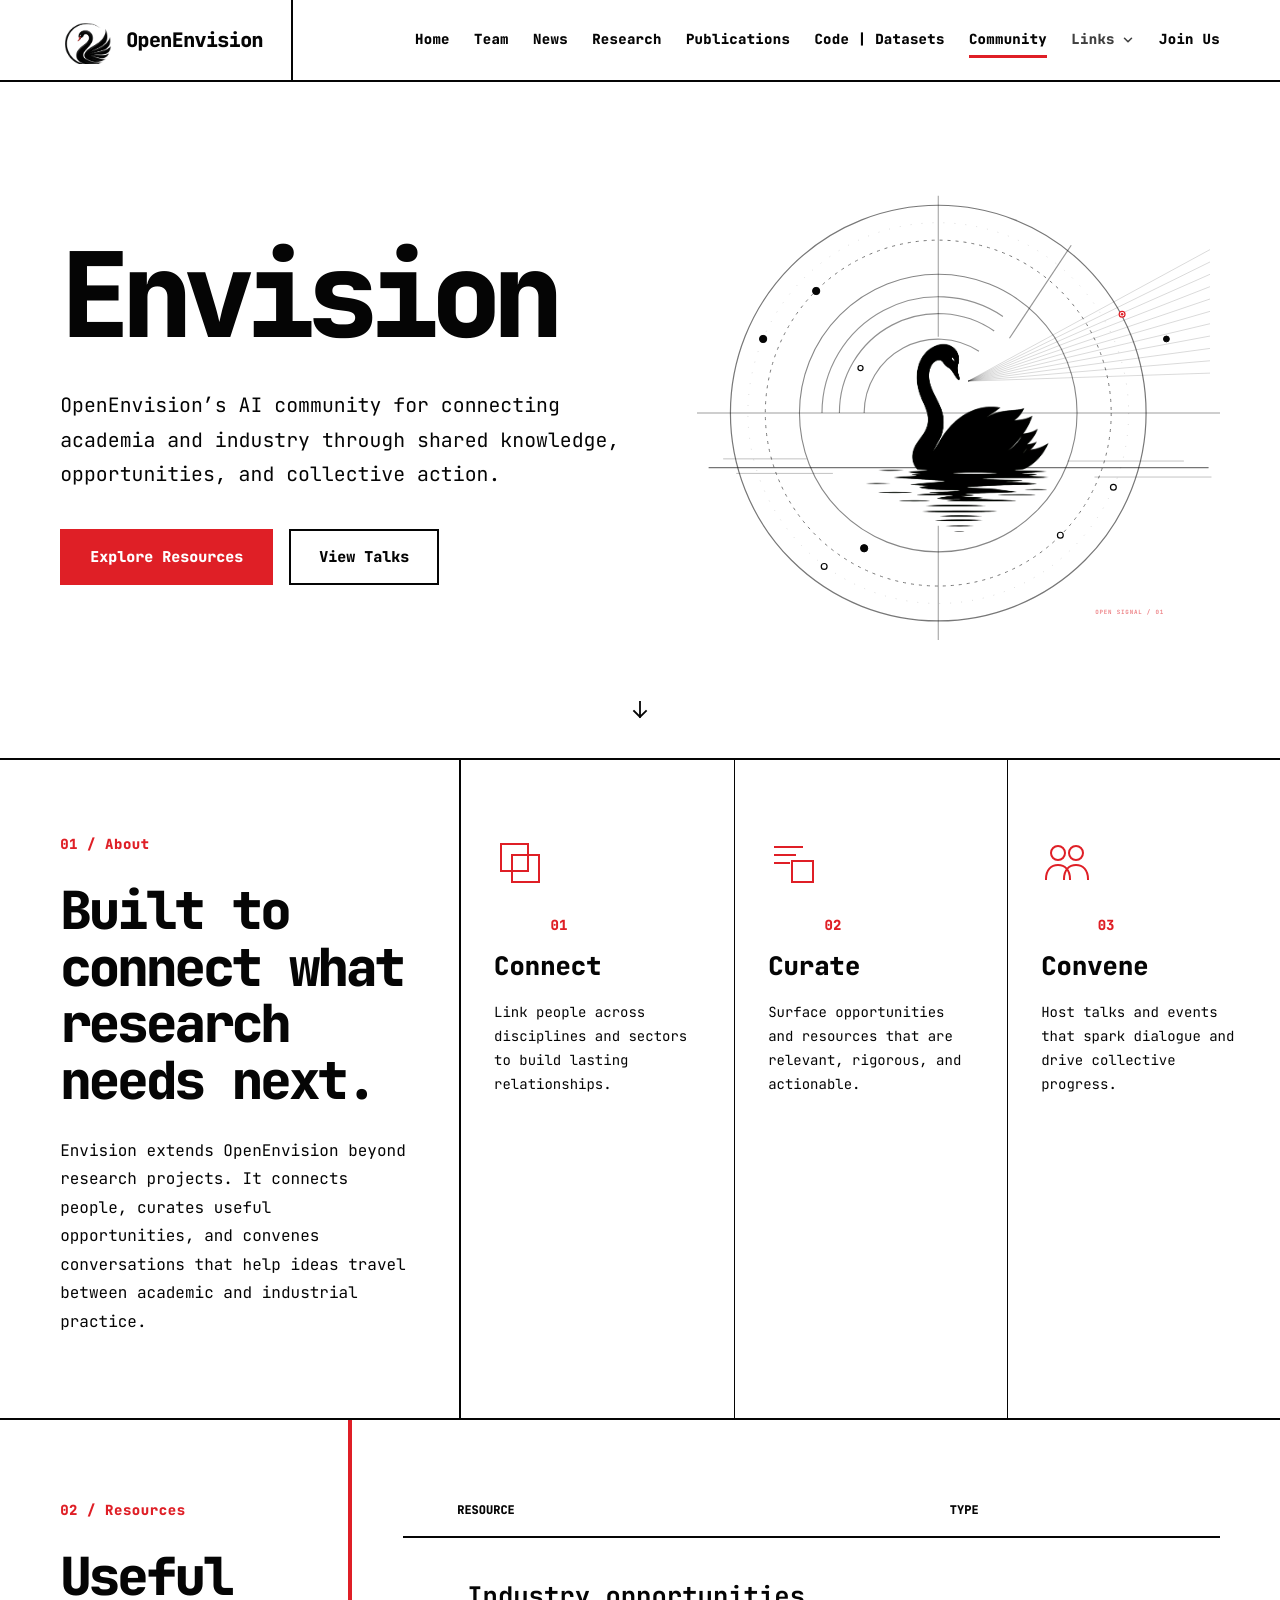
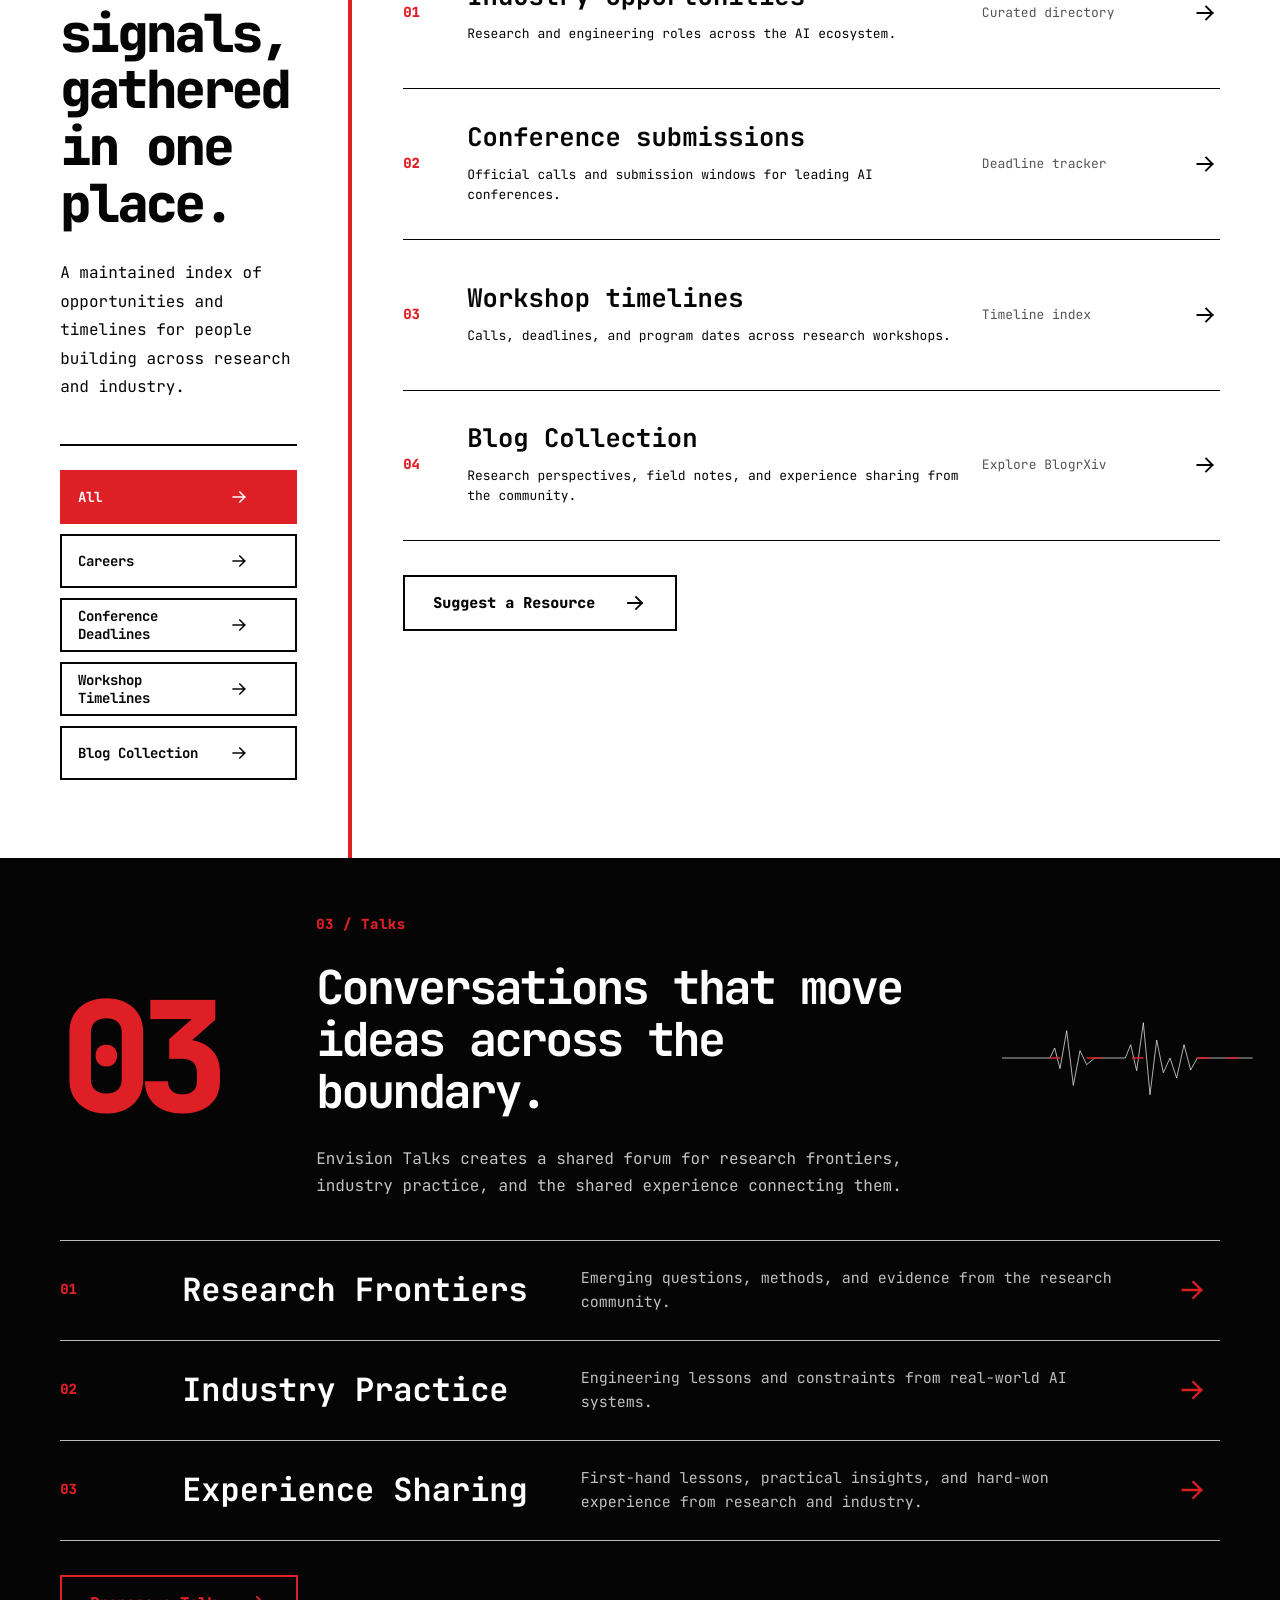
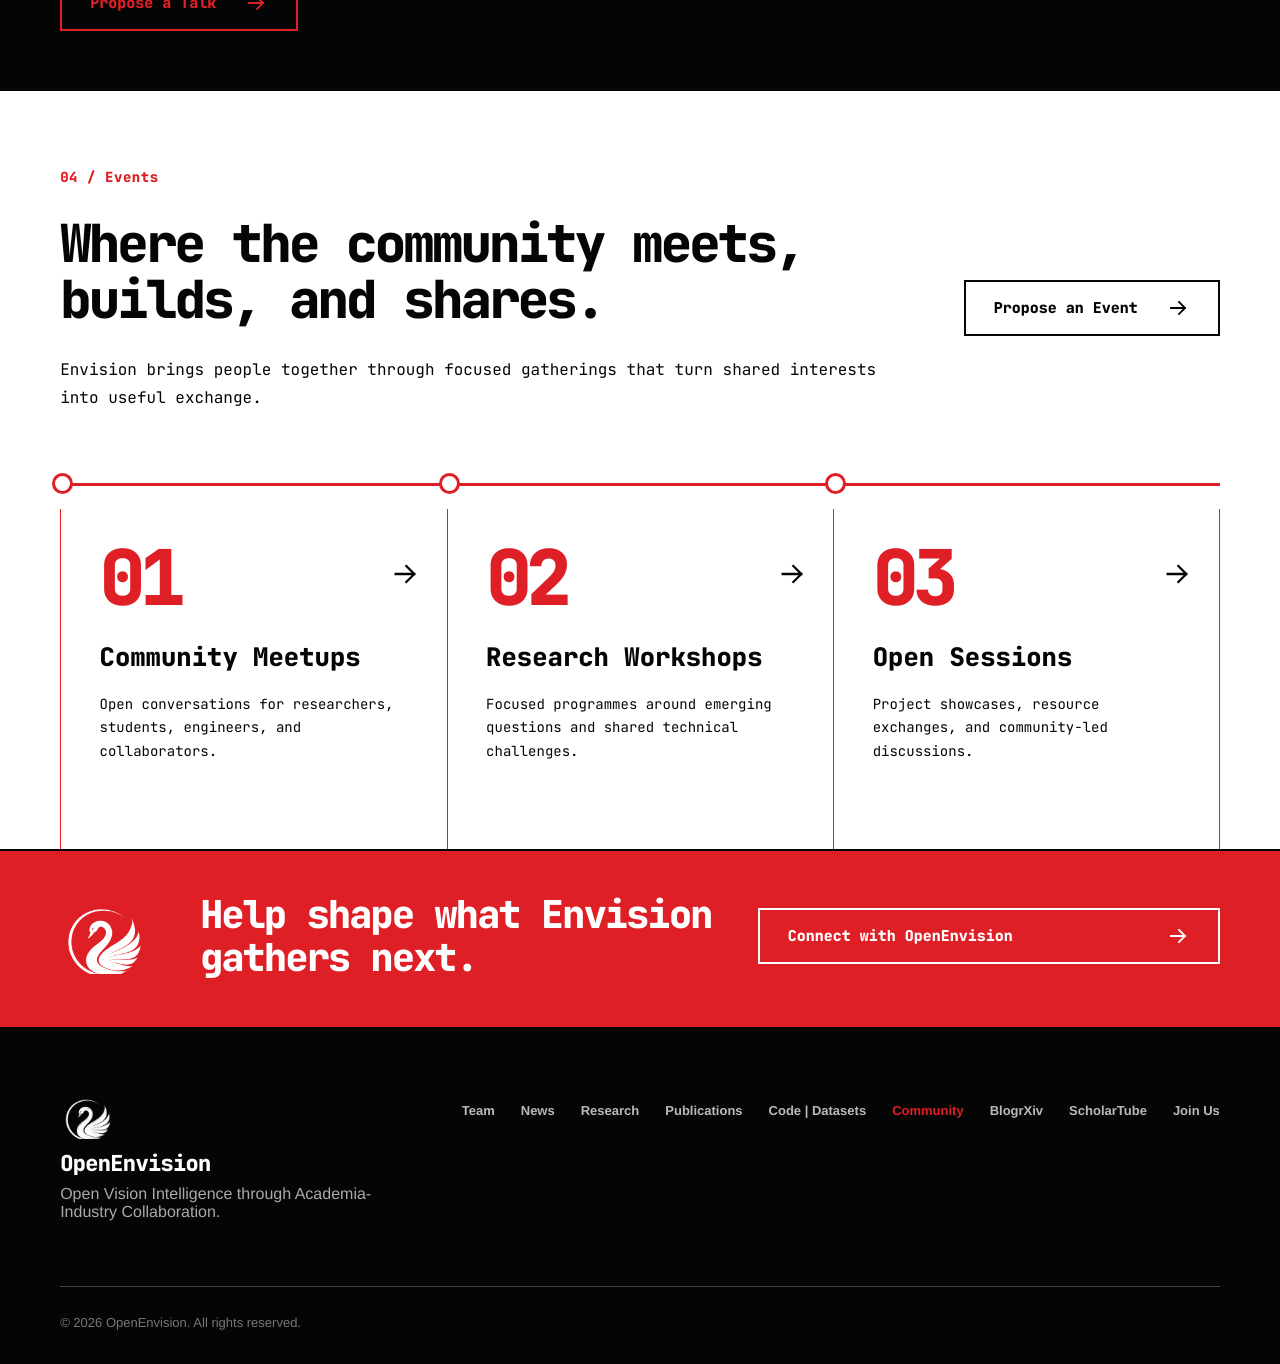
<file: foresight.html>
<!DOCTYPE html>
<html lang="en">
  <head>
    <meta charset="utf-8" />
    <meta name="viewport" content="width=device-width, initial-scale=1" />
    <title>Envision Community | OpenEnvision</title>
    <meta
      name="description"
      content="Envision is OpenEnvision's AI community for connecting academia and industry through shared knowledge, opportunities, talks, and events."
    />
    <meta name="theme-color" content="#ffffff" />
    <link rel="icon" type="image/png" href="assets/img/brand/openenvision_mark.png?v=tab-logo" />
    <link rel="shortcut icon" type="image/png" href="assets/img/brand/openenvision_mark.png?v=tab-logo" />
    <link rel="apple-touch-icon" href="assets/img/brand/openenvision_mark.png?v=tab-logo" />
    <link rel="preconnect" href="https://fonts.googleapis.com" />
    <link rel="preconnect" href="https://fonts.gstatic.com" crossorigin />
    <link
      rel="stylesheet"
      href="https://fonts.googleapis.com/css2?family=JetBrains+Mono:wght@400;500;700;800&display=swap"
    />
    <link rel="stylesheet" href="assets/css/styles.css?v=visual-system-20260710-community" />
    <link rel="stylesheet" href="assets/css/black-swan-theme.css?v=20260920-community-timelines" />
  </head>
  <body class="foresight-page" data-page="foresight">
    <header class="site-header" data-header>
      <a class="brand" href="index.html" aria-label="OpenEnvision home">
        <img class="brand-logo" src="assets/img/brand/openenvision_mark.png" alt="OpenEnvision logo" />
        <span>OpenEnvision</span>
      </a>

      <button class="nav-toggle" type="button" aria-expanded="false" aria-label="Open navigation" data-nav-toggle>
        <span></span>
        <span></span>
      </button>

      <nav class="site-nav" aria-label="Primary navigation" data-nav>
        <a href="index.html" data-page-link="home">Home</a>
        <a href="team.html" data-page-link="team">Team</a>
        <a href="news.html" data-page-link="news">News</a>
        <a href="research.html" data-page-link="research">Research</a>
        <a href="publications.html" data-page-link="publications">Publications</a>
        <a href="code-datasets.html" data-page-link="code-datasets">Code | Datasets</a>
        <a href="foresight.html" data-page-link="foresight">Community</a>
        <details class="nav-dropdown" data-nav-dropdown>
          <summary>
            <span>Links</span>
            <svg viewBox="0 0 16 16" aria-hidden="true"><path d="m4 6 4 4 4-4" /></svg>
          </summary>
          <div class="nav-dropdown-menu">
            <a href="community.html" data-page-link="community">BlogrXiv</a>
            <a href="scholartube.html" data-page-link="scholartube">ScholarTube</a>
          </div>
        </details>
        <a href="join-us.html" data-page-link="join">Join Us</a>
      </nav>
    </header>

    <main class="foresight-main">
      <section class="foresight-hero" aria-labelledby="foresight-title">
        <div class="foresight-hero-copy" data-foresight-reveal>
          <h1 id="foresight-title">Envision</h1>
          <p>
            OpenEnvision’s AI community for connecting academia and industry through shared
            knowledge, opportunities, and collective action.
          </p>
          <div class="foresight-hero-actions" aria-label="Envision community actions">
            <a class="foresight-button foresight-button-primary" href="#resources">Explore Resources</a>
            <a class="foresight-button foresight-button-secondary" href="#talks">View Talks</a>
          </div>
        </div>

        <figure
          class="foresight-observatory"
          role="img"
          aria-labelledby="foresight-observatory-caption"
          data-foresight-reveal
        >
          <svg
            class="foresight-observatory__geometry"
            viewBox="0 0 720 620"
            aria-hidden="true"
            shape-rendering="geometricPrecision"
          >
            <g class="foresight-observatory__construction">
              <circle class="foresight-orbit foresight-orbit--outer" cx="332" cy="307" r="286" />
              <circle class="foresight-orbit foresight-orbit--inner" cx="332" cy="307" r="191" />
              <path class="foresight-orbit foresight-orbit--arc" d="M 172 307 A 160 160 0 0 1 421 174" />
              <path class="foresight-orbit foresight-orbit--arc" d="M 196 307 A 136 136 0 0 1 409 194" />
              <path class="foresight-orbit foresight-orbit--arc" d="M 230 307 A 102 102 0 0 1 388 222" />
              <path class="foresight-axis" d="M 0 307 H 720 M 332 8 V 202 M 332 462 V 620" />
              <path class="foresight-vector" d="M 430 204 L 515 76" />
              <path class="foresight-horizon" d="M 16 382 H 704" />
              <path class="foresight-waterline" d="M 36 370 H 151 M 54 390 H 187 M 510 373 H 670 M 547 395 H 708" />
            </g>

            <g class="foresight-orbit-rotor foresight-orbit-rotor--slow">
              <circle class="foresight-orbit foresight-orbit--dashed" cx="332" cy="307" r="238" />
              <circle class="foresight-node foresight-node--solid" cx="164" cy="139" r="5" />
              <circle class="foresight-node foresight-node--open" cx="500" cy="475" r="4" />
            </g>

            <g class="foresight-orbit-rotor foresight-orbit-rotor--counter">
              <circle class="foresight-orbit foresight-orbit--guide" cx="332" cy="307" r="262" />
              <circle class="foresight-node foresight-node--solid" cx="91" cy="205" r="5" />
              <circle class="foresight-node foresight-node--open" cx="573" cy="409" r="4" />
            </g>

            <g class="foresight-observatory__rays">
              <path d="M 373 263 L 706 82" />
              <path d="M 373 263 L 706 99" />
              <path d="M 373 263 L 706 116" />
              <path d="M 373 263 L 706 133" />
              <path d="M 373 263 L 706 150" />
              <path d="M 373 263 L 706 167" />
              <path d="M 373 263 L 706 184" />
              <path d="M 373 263 L 706 201" />
              <path d="M 373 263 L 706 218" />
              <path d="M 373 263 L 706 235" />
              <path d="M 373 263 L 706 252" />
              <circle class="foresight-signal-ring" cx="585" cy="171" r="4" />
              <circle class="foresight-signal-dot" cx="585" cy="171" r="1.8" />
            </g>

            <g class="foresight-observatory__labels">
              <text class="foresight-observatory__readout" x="548" y="584">OPEN SIGNAL / 01</text>
            </g>

            <g class="foresight-observatory__fixed-nodes">
              <circle class="foresight-node foresight-node--solid" cx="230" cy="493" r="5" />
              <circle class="foresight-node foresight-node--open" cx="175" cy="518" r="4" />
              <circle class="foresight-node foresight-node--open" cx="225" cy="245" r="3.5" />
              <circle class="foresight-node foresight-node--solid" cx="646" cy="205" r="4" />
            </g>
          </svg>

          <img
            class="foresight-observatory__swan"
            src="assets/img/foresight/black-swan-cutout-v2.png"
            alt=""
            width="1346"
            height="1169"
            decoding="async"
            fetchpriority="high"
          />
          <figcaption class="visually-hidden" id="foresight-observatory-caption">
            A black swan at the center of Envision's connected signals for About, Resources,
            Talks, and Events.
          </figcaption>
        </figure>

        <a class="foresight-scroll-cue" href="#about" aria-label="Continue to About Envision">
          <svg viewBox="0 0 24 24" aria-hidden="true"><path d="M12 4v15M6 13l6 6 6-6" /></svg>
        </a>
      </section>

      <section class="foresight-about" id="about" aria-labelledby="foresight-about-title">
        <div class="foresight-about-copy" data-foresight-reveal>
          <p class="foresight-section-index">01 / About</p>
          <h2 id="foresight-about-title">Built to connect what research needs next.</h2>
          <p>
            Envision extends OpenEnvision beyond research projects. It connects people, curates
            useful opportunities, and convenes conversations that help ideas travel between
            academic and industrial practice.
          </p>
        </div>

        <div class="foresight-functions" aria-label="Envision community functions">
          <article data-foresight-reveal>
            <svg viewBox="0 0 52 52" aria-hidden="true">
              <rect x="7" y="8" width="27" height="27" />
              <rect x="18" y="19" width="27" height="27" />
            </svg>
            <span>01</span>
            <h3>Connect</h3>
            <p>Link people across disciplines and sectors to build lasting relationships.</p>
          </article>
          <article data-foresight-reveal>
            <svg viewBox="0 0 52 52" aria-hidden="true">
              <path d="M7 11h27M7 19h20M7 27h14" />
              <rect x="24" y="25" width="21" height="21" />
            </svg>
            <span>02</span>
            <h3>Curate</h3>
            <p>Surface opportunities and resources that are relevant, rigorous, and actionable.</p>
          </article>
          <article data-foresight-reveal>
            <svg viewBox="0 0 52 52" aria-hidden="true">
              <circle cx="17" cy="17" r="7" />
              <circle cx="35" cy="17" r="7" />
              <path d="M5 43c0-9 5-14 12-14s12 5 12 14M23 43c0-9 5-14 12-14s12 5 12 14" />
            </svg>
            <span>03</span>
            <h3>Convene</h3>
            <p>Host talks and events that spark dialogue and drive collective progress.</p>
          </article>
        </div>
      </section>

      <section class="foresight-resources" id="resources" aria-labelledby="foresight-resources-title">
        <div class="foresight-resource-rail" data-foresight-reveal>
          <p class="foresight-section-index">02 / Resources</p>
          <h2 id="foresight-resources-title">Useful signals, gathered in one place.</h2>
          <p>A maintained index of opportunities and timelines for people building across research and industry.</p>

          <div class="foresight-resource-filters" aria-label="Filter community resources">
            <button type="button" class="is-selected" data-resource-filter="all" aria-pressed="true">
              <span>All</span>
              <svg viewBox="0 0 24 24" aria-hidden="true"><path d="M5 12h14M13 6l6 6-6 6" /></svg>
            </button>
            <button type="button" data-resource-filter="careers" aria-pressed="false">
              <span>Careers</span>
              <svg viewBox="0 0 24 24" aria-hidden="true"><path d="M5 12h14M13 6l6 6-6 6" /></svg>
            </button>
            <button type="button" data-resource-filter="deadlines" aria-pressed="false">
              <span>Conference Deadlines</span>
              <svg viewBox="0 0 24 24" aria-hidden="true"><path d="M5 12h14M13 6l6 6-6 6" /></svg>
            </button>
            <button type="button" data-resource-filter="workshops" aria-pressed="false">
              <span>Workshop Timelines</span>
              <svg viewBox="0 0 24 24" aria-hidden="true"><path d="M5 12h14M13 6l6 6-6 6" /></svg>
            </button>
            <button type="button" data-resource-filter="blogs" aria-pressed="false">
              <span>Blog Collection</span>
              <svg viewBox="0 0 24 24" aria-hidden="true"><path d="M5 12h14M13 6l6 6-6 6" /></svg>
            </button>
          </div>
        </div>

        <div class="foresight-resource-index" data-foresight-reveal>
          <div class="foresight-resource-head" aria-hidden="true">
            <span>Resource</span>
            <span>Type</span>
          </div>

          <details class="foresight-resource-row" data-resource-kind="careers">
            <summary>
              <span class="foresight-resource-number">01</span>
              <span class="foresight-resource-copy">
                <strong>Industry opportunities</strong>
                <small>Research and engineering roles across the AI ecosystem.</small>
              </span>
              <span class="foresight-resource-type">Curated directory</span>
              <svg viewBox="0 0 24 24" aria-hidden="true"><path d="M5 12h14M13 6l6 6-6 6" /></svg>
            </summary>
            <div class="foresight-resource-detail">
              <div class="foresight-career-directory" aria-label="Verified AI industry career directory">
                <div class="foresight-career-head">
                  <div>
                    <span>AI industry hiring radar</span>
                    <strong><span data-career-count>37</span> verified career portals · checked 01 Aug 2026</strong>
                  </div>
                  <span>Official sources only</span>
                </div>

                <div class="foresight-career-standard">
                  <span>Live</span>
                  <p>Links open each company’s live careers portal. Hiring areas summarize the current official listings; role availability and locations may change continuously.</p>
                </div>

                <div class="foresight-career-toolbar">
                  <span>Company type</span>
                  <div class="foresight-career-filters" aria-label="Filter AI career portals by company type">
                    <button type="button" class="is-selected" data-career-filter="all" aria-pressed="true">All</button>
                    <button type="button" data-career-filter="frontier" aria-pressed="false">Frontier Labs</button>
                    <button type="button" data-career-filter="big-tech" aria-pressed="false">Big Tech</button>
                    <button type="button" data-career-filter="startup" aria-pressed="false">StartUp</button>
                    <button type="button" data-career-filter="infrastructure" aria-pressed="false">AI Systems</button>
                    <button type="button" data-career-filter="embodied" aria-pressed="false">Embodied AI</button>
                    <button type="button" data-career-filter="china-asia" aria-pressed="false">China &amp; Asia</button>
                  </div>
                </div>

                <p class="foresight-career-result" data-career-result aria-live="polite">Showing all 37 verified career portals.</p>
                <div class="foresight-career-grid" data-career-list></div>
                <noscript>
                  <p class="foresight-conference-noscript">Enable JavaScript to view the verified AI careers directory.</p>
                </noscript>
              </div>
            </div>
          </details>

          <details class="foresight-resource-row" data-resource-kind="deadlines">
            <summary>
              <span class="foresight-resource-number">02</span>
              <span class="foresight-resource-copy">
                <strong>Conference submissions</strong>
                <small>Official calls and submission windows for leading AI conferences.</small>
              </span>
              <span class="foresight-resource-type">Deadline tracker</span>
              <svg viewBox="0 0 24 24" aria-hidden="true"><path d="M5 12h14M13 6l6 6-6 6" /></svg>
            </summary>
            <div class="foresight-resource-detail">
              <div class="foresight-conference-tracker" aria-label="Conference submission deadline tracker">
                <div class="foresight-tracker-topline">
                  <div>
                    <span>Live deadline radar</span>
                    <strong><span data-conference-count>29</span> conferences · reviewed 20 Sep 2026</strong>
                  </div>
                  <a href="https://ccfddl.com/" target="_blank" rel="noreferrer">
                    <span>Reference: ccfddl</span>
                    <svg viewBox="0 0 24 24" aria-hidden="true"><path d="M5 12h14M13 6l6 6-6 6" /></svg>
                  </a>
                </div>

                <div class="foresight-tracker-note">
                  <span>AOE</span>
                  <p><strong>Official</strong> deadlines link to the conference source. Countdowns appear only when the closing time and timezone are confirmed; date-only deadlines show <strong>Time TBA</strong>. <strong>Awaiting CFP</strong> means the next submission date is not yet confirmed. Check each card for abstract-registration requirements and round-specific eligibility.</p>
                </div>

                <div class="foresight-conference-toolbar">
                  <div class="foresight-conference-filters" aria-label="Filter conference deadlines">
                    <button type="button" class="is-selected" data-conference-filter="all" aria-pressed="true">All</button>
                    <button type="button" data-conference-filter="ml" aria-pressed="false">ML</button>
                    <button type="button" data-conference-filter="vision" aria-pressed="false">Vision</button>
                    <button type="button" data-conference-filter="nlp" aria-pressed="false">NLP</button>
                    <button type="button" data-conference-filter="robotics" aria-pressed="false">Robotics</button>
                    <button type="button" data-conference-filter="graphics" aria-pressed="false">Graphics</button>
                    <button type="button" data-conference-filter="systems" aria-pressed="false">Systems</button>
                  </div>
                  <div class="foresight-conference-legend" aria-label="Deadline confidence legend">
                    <span><i class="is-official"></i>Official</span>
                    <span><i class="is-pending"></i>Awaiting CFP</span>
                  </div>
                </div>

                <p class="foresight-conference-result" data-conference-result aria-live="polite">Showing all 29 tracked conferences.</p>
                <div class="foresight-conference-grid" data-conference-grid></div>
                <noscript>
                  <p class="foresight-conference-noscript">Enable JavaScript to run the live conference countdowns.</p>
                </noscript>
              </div>
            </div>
          </details>

          <details class="foresight-resource-row" data-resource-kind="workshops">
            <summary>
              <span class="foresight-resource-number">03</span>
              <span class="foresight-resource-copy">
                <strong>Workshop timelines</strong>
                <small>Calls, deadlines, and program dates across research workshops.</small>
              </span>
              <span class="foresight-resource-type">Timeline index</span>
              <svg viewBox="0 0 24 24" aria-hidden="true"><path d="M5 12h14M13 6l6 6-6 6" /></svg>
            </summary>
            <div class="foresight-resource-detail">
              <div class="foresight-workshop-radar" aria-label="Curated AI workshop timeline tracker">
                <div class="foresight-workshop-head">
                  <div>
                    <span>Curated workshop radar</span>
                    <strong><span data-workshop-count>15</span> programs · reviewed 20 Sep 2026</strong>
                  </div>
                  <div class="foresight-workshop-hosts" aria-label="Official host references">
                    <a href="https://blog.neurips.cc/2026/08/10/announcing-the-neurips-2026-workshops/" target="_blank" rel="noreferrer">NeurIPS</a>
                    <a href="https://eccv.ecva.net/Conferences/2026/Workshops" target="_blank" rel="noreferrer">ECCV</a>
                  </div>
                </div>

                <div class="foresight-workshop-standard">
                  <span>Vetted</span>
                  <p>Programs are checked against official host listings and workshop calls. Updated deadlines and program dates appear below; unresolved dates stay <strong>TBA</strong>. Upcoming programs appear before completed events, which remain available for reference.</p>
                </div>

                <div class="foresight-workshop-toolbar">
                  <span>Research focus</span>
                  <div class="foresight-workshop-filters" aria-label="Filter workshops by research topic">
                    <button type="button" class="is-selected" data-workshop-filter="all" aria-pressed="true">All</button>
                    <button type="button" data-workshop-filter="world-models" aria-pressed="false">World Models</button>
                    <button type="button" data-workshop-filter="multimodal" aria-pressed="false">Multimodal AI</button>
                    <button type="button" data-workshop-filter="vision" aria-pressed="false">Computer Vision</button>
                    <button type="button" data-workshop-filter="agents" aria-pressed="false">Agents</button>
                    <button type="button" data-workshop-filter="embodied" aria-pressed="false">Embodied AI</button>
                    <button type="button" data-workshop-filter="efficient" aria-pressed="false">Efficient AI</button>
                  </div>
                </div>

                <p class="foresight-workshop-result" data-workshop-result aria-live="polite">Showing all 15 workshops.</p>
                <div class="foresight-workshop-list" data-workshop-list></div>
                <noscript>
                  <p class="foresight-conference-noscript">Enable JavaScript to view the curated workshop timeline.</p>
                </noscript>
              </div>
            </div>
          </details>

          <a
            class="foresight-resource-row foresight-resource-link"
            data-resource-kind="blogs"
            href="community.html"
            aria-label="Open the Blog Collection in BlogrXiv"
          >
            <span class="foresight-resource-number">04</span>
            <span class="foresight-resource-copy">
              <strong>Blog Collection</strong>
              <small>Research perspectives, field notes, and experience sharing from the community.</small>
            </span>
            <span class="foresight-resource-type">Explore BlogrXiv</span>
            <svg viewBox="0 0 24 24" aria-hidden="true"><path d="M5 12h14M13 6l6 6-6 6" /></svg>
          </a>

          <p class="visually-hidden" aria-live="polite" data-resource-status>Showing all resource categories.</p>
          <a
            class="foresight-inline-action"
            href="mailto:juanxitian1031@gmail.com?subject=Envision%20Resource%20Suggestion"
          >
            <span>Suggest a Resource</span>
            <svg viewBox="0 0 24 24" aria-hidden="true"><path d="M5 12h14M13 6l6 6-6 6" /></svg>
          </a>
        </div>
      </section>

      <section class="foresight-talks" id="talks" aria-labelledby="foresight-talks-title">
        <div class="foresight-talks-head" data-foresight-reveal>
          <span class="foresight-talks-number" aria-hidden="true">03</span>
          <div>
            <p class="foresight-section-index">03 / Talks</p>
            <h2 id="foresight-talks-title">Conversations that move ideas across the boundary.</h2>
            <p>
              Envision Talks creates a shared forum for research frontiers, industry practice,
              and the shared experience connecting them.
            </p>
          </div>
          <svg class="foresight-signal" viewBox="0 0 420 150" aria-hidden="true">
            <path d="M0 75h72l7-15 8 31 10-57 10 82 10-52 10 21 12-10h46l8-20 9 39 10-72 10 108 10-82 10 49 10-22 10 30 11-50 10 38 10-18h83" />
            <path class="foresight-signal-red" d="M72 75h15M127 75h22M195 75h17M292 75h20M337 75h18" />
          </svg>
        </div>

        <div class="foresight-talk-list">
          <a href="mailto:juanxitian1031@gmail.com?subject=Envision%20Talk%20Proposal%20-%20Research%20Frontiers" data-foresight-reveal>
            <span>01</span>
            <strong>Research Frontiers</strong>
            <p>Emerging questions, methods, and evidence from the research community.</p>
            <svg viewBox="0 0 24 24" aria-hidden="true"><path d="M5 12h14M13 6l6 6-6 6" /></svg>
          </a>
          <a href="mailto:juanxitian1031@gmail.com?subject=Envision%20Talk%20Proposal%20-%20Industry%20Practice" data-foresight-reveal>
            <span>02</span>
            <strong>Industry Practice</strong>
            <p>Engineering lessons and constraints from real-world AI systems.</p>
            <svg viewBox="0 0 24 24" aria-hidden="true"><path d="M5 12h14M13 6l6 6-6 6" /></svg>
          </a>
          <a href="mailto:juanxitian1031@gmail.com?subject=Envision%20Talk%20Proposal%20-%20Experience%20Sharing" data-foresight-reveal>
            <span>03</span>
            <strong>Experience Sharing</strong>
            <p>First-hand lessons, practical insights, and hard-won experience from research and industry.</p>
            <svg viewBox="0 0 24 24" aria-hidden="true"><path d="M5 12h14M13 6l6 6-6 6" /></svg>
          </a>
        </div>

        <a
          class="foresight-inline-action foresight-inline-action-dark"
          href="mailto:juanxitian1031@gmail.com?subject=Envision%20Talk%20Proposal"
          data-foresight-reveal
        >
          <span>Propose a Talk</span>
          <svg viewBox="0 0 24 24" aria-hidden="true"><path d="M5 12h14M13 6l6 6-6 6" /></svg>
        </a>
      </section>

      <section class="foresight-events" id="events" aria-labelledby="foresight-events-title">
        <div class="foresight-events-head" data-foresight-reveal>
          <div>
            <p class="foresight-section-index">04 / Events</p>
            <h2 id="foresight-events-title">Where the community meets, builds, and shares.</h2>
            <p>Envision brings people together through focused gatherings that turn shared interests into useful exchange.</p>
          </div>
          <a
            class="foresight-inline-action"
            href="mailto:juanxitian1031@gmail.com?subject=Envision%20Event%20Proposal"
          >
            <span>Propose an Event</span>
            <svg viewBox="0 0 24 24" aria-hidden="true"><path d="M5 12h14M13 6l6 6-6 6" /></svg>
          </a>
        </div>

        <div class="foresight-event-formats" aria-label="Envision event formats">
          <a href="mailto:juanxitian1031@gmail.com?subject=Envision%20Community%20Meetup%20Proposal" data-foresight-reveal>
            <span>01</span>
            <h3>Community Meetups</h3>
            <p>Open conversations for researchers, students, engineers, and collaborators.</p>
            <svg viewBox="0 0 24 24" aria-hidden="true"><path d="M5 12h14M13 6l6 6-6 6" /></svg>
          </a>
          <a href="mailto:juanxitian1031@gmail.com?subject=Envision%20Research%20Workshop%20Proposal" data-foresight-reveal>
            <span>02</span>
            <h3>Research Workshops</h3>
            <p>Focused programmes around emerging questions and shared technical challenges.</p>
            <svg viewBox="0 0 24 24" aria-hidden="true"><path d="M5 12h14M13 6l6 6-6 6" /></svg>
          </a>
          <a href="mailto:juanxitian1031@gmail.com?subject=Envision%20Open%20Session%20Proposal" data-foresight-reveal>
            <span>03</span>
            <h3>Open Sessions</h3>
            <p>Project showcases, resource exchanges, and community-led discussions.</p>
            <svg viewBox="0 0 24 24" aria-hidden="true"><path d="M5 12h14M13 6l6 6-6 6" /></svg>
          </a>
        </div>
      </section>

      <section class="foresight-closing" aria-label="Connect with Envision" data-foresight-reveal>
        <img src="assets/img/brand/openenvision_mark.png" alt="" />
        <h2>Help shape what Envision gathers next.</h2>
        <a href="join-us.html#contact">
          <span>Connect with OpenEnvision</span>
          <svg viewBox="0 0 24 24" aria-hidden="true"><path d="M5 12h14M13 6l6 6-6 6" /></svg>
        </a>
      </section>
    </main>

    <footer class="site-footer foresight-footer">
      <div>
        <img class="footer-logo" src="assets/img/brand/openenvision_mark.png" alt="OpenEnvision logo" loading="lazy" decoding="async" />
        <a class="footer-brand" href="index.html">OpenEnvision</a>
        <p>Open Vision Intelligence through Academia-Industry Collaboration.</p>
      </div>
      <div class="footer-links">
        <a href="team.html">Team</a>
        <a href="news.html">News</a>
        <a href="research.html">Research</a>
        <a href="publications.html">Publications</a>
        <a href="code-datasets.html">Code | Datasets</a>
        <a href="foresight.html" aria-current="page">Community</a>
        <a href="community.html">BlogrXiv</a>
        <a href="scholartube.html">ScholarTube</a>
        <a href="join-us.html">Join Us</a>
      </div>
      <p class="footer-copyright">© 2026 OpenEnvision. All rights reserved.</p>
    </footer>

    <script src="assets/js/main.js?v=20260920-community-timelines-v2"></script>
  </body>
</html>
</file>
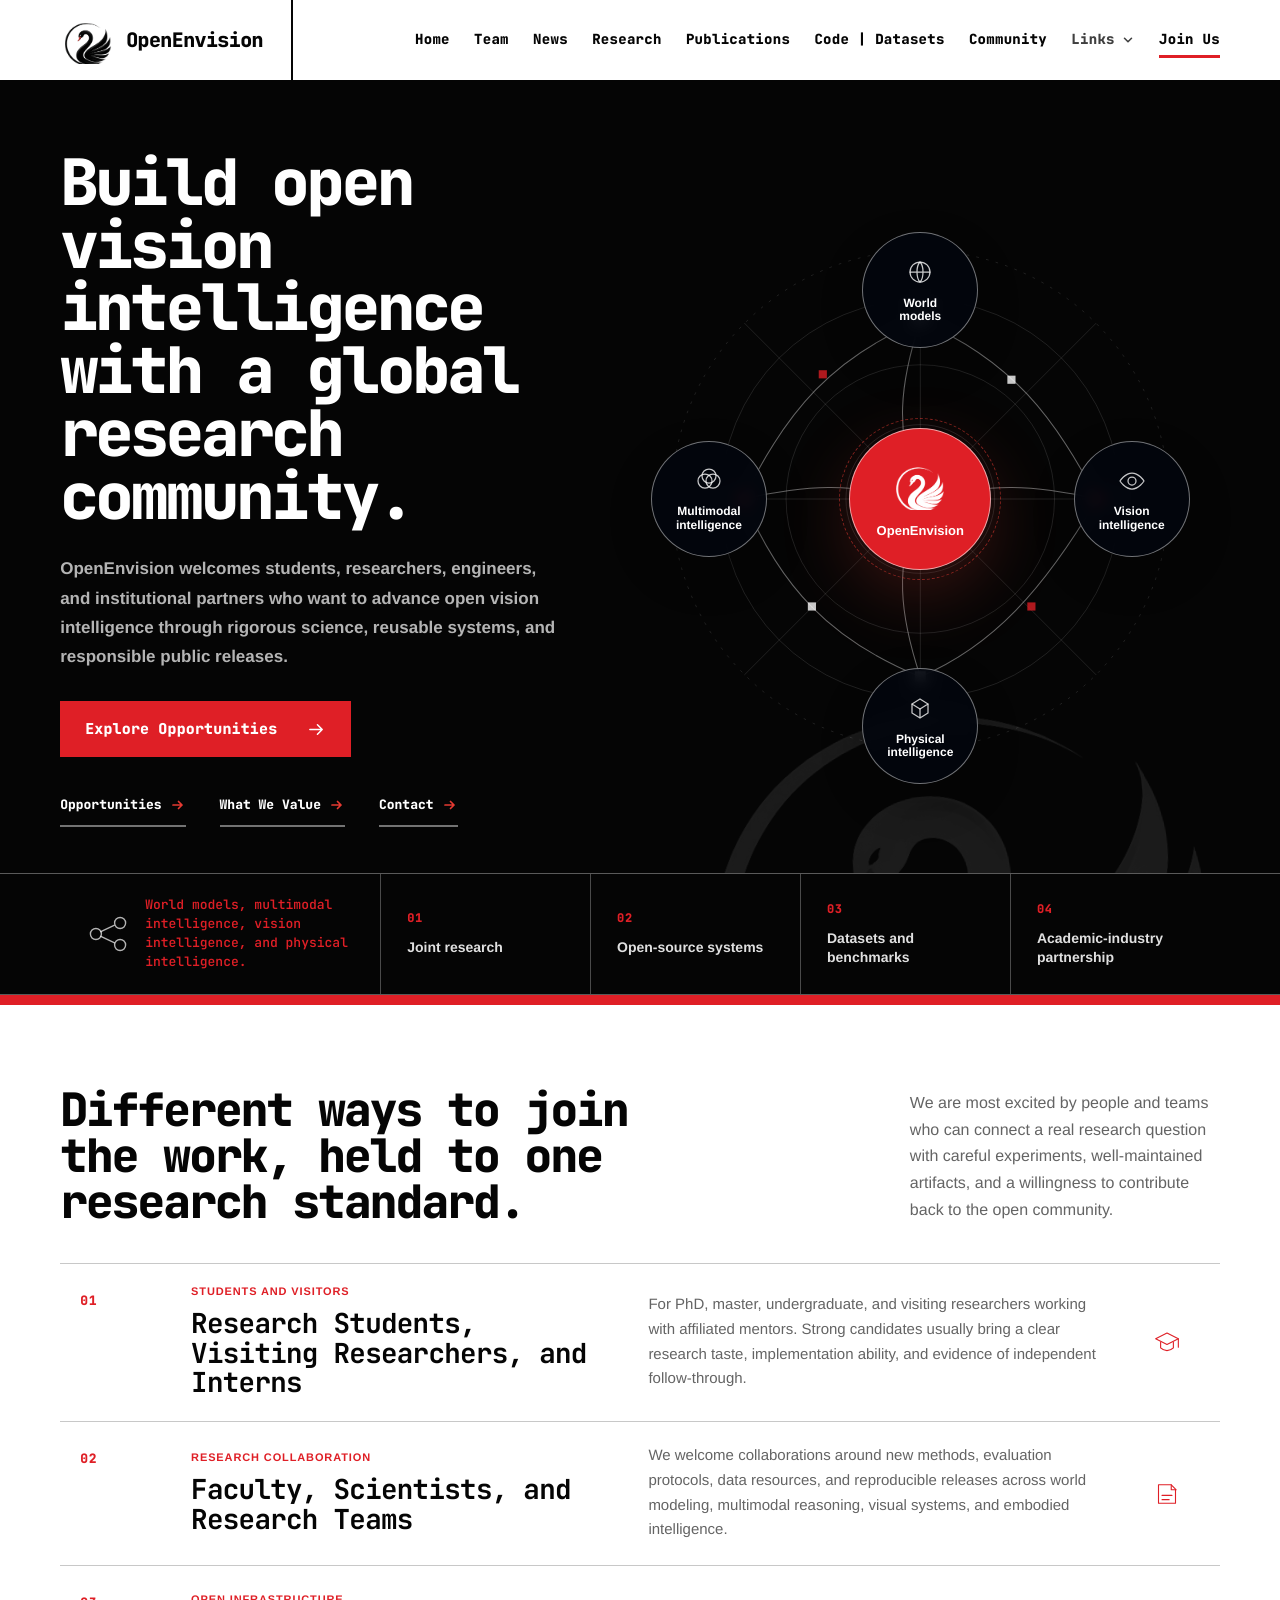
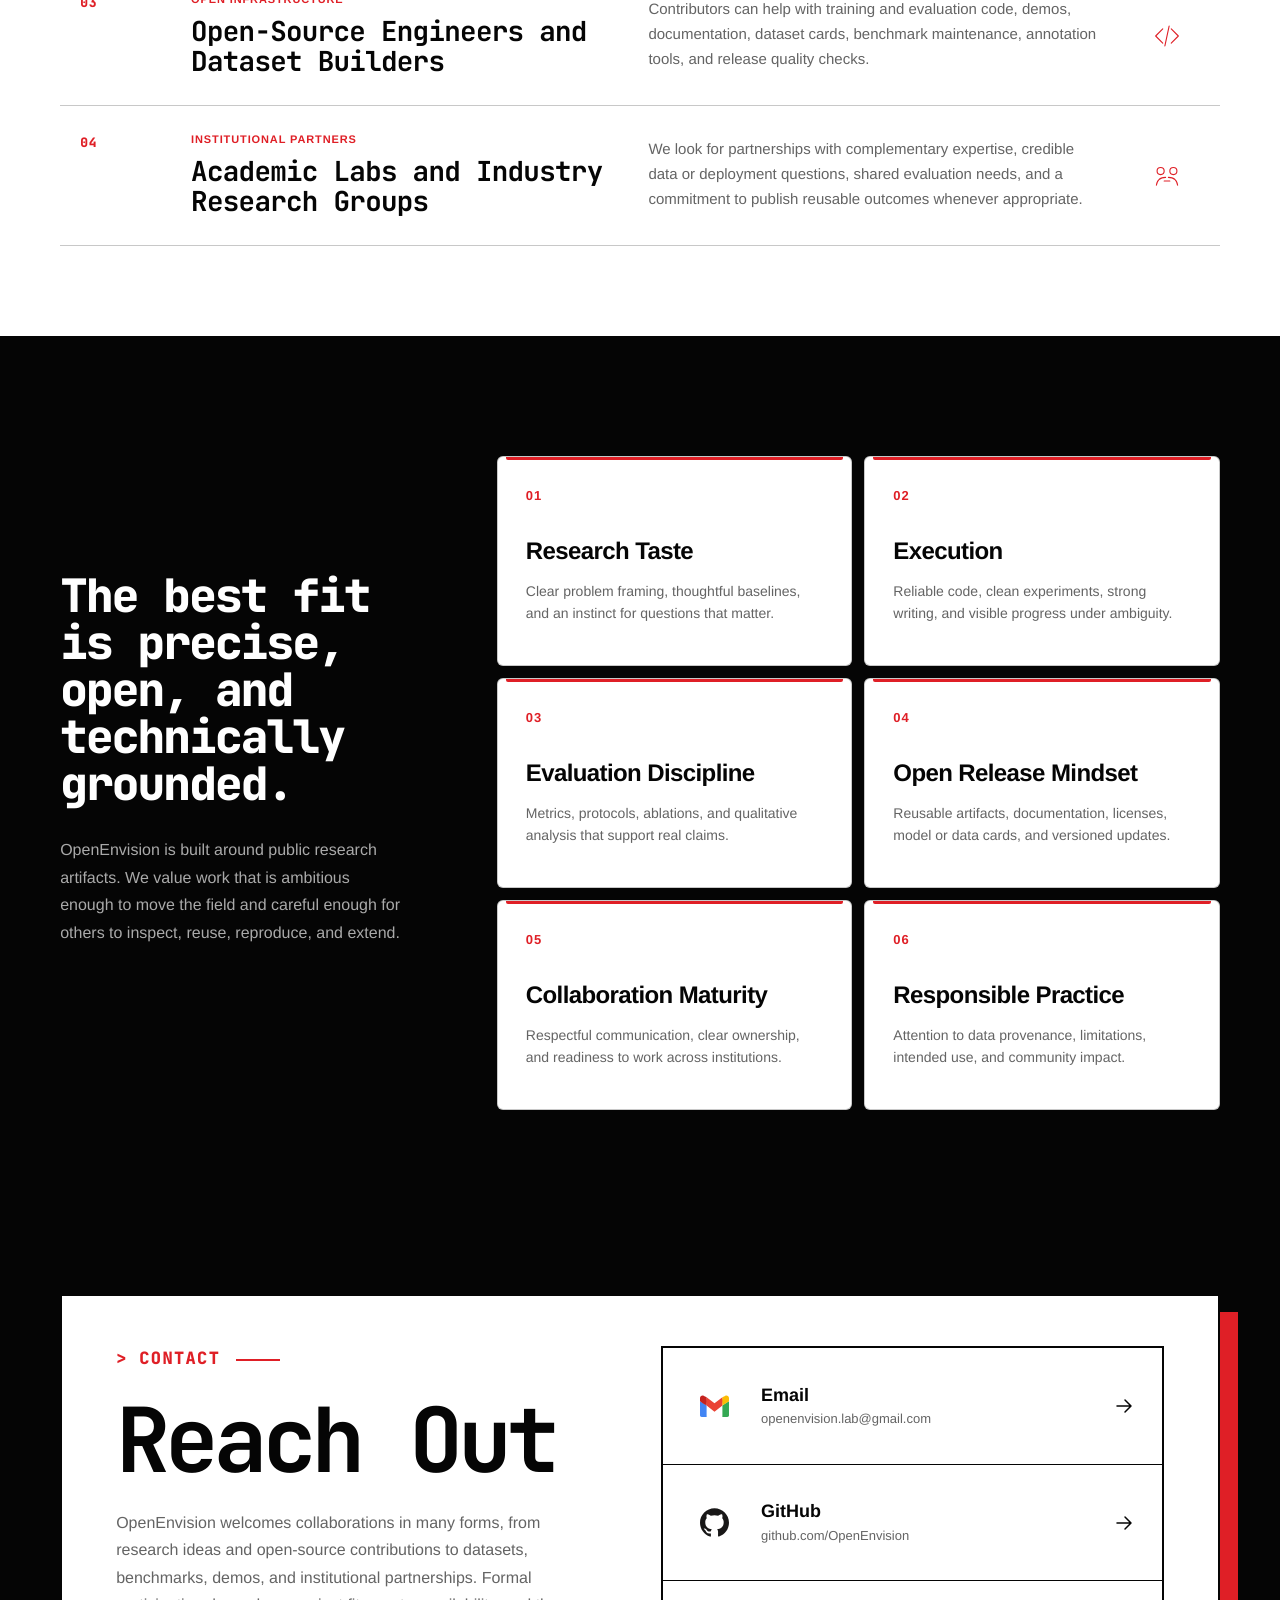
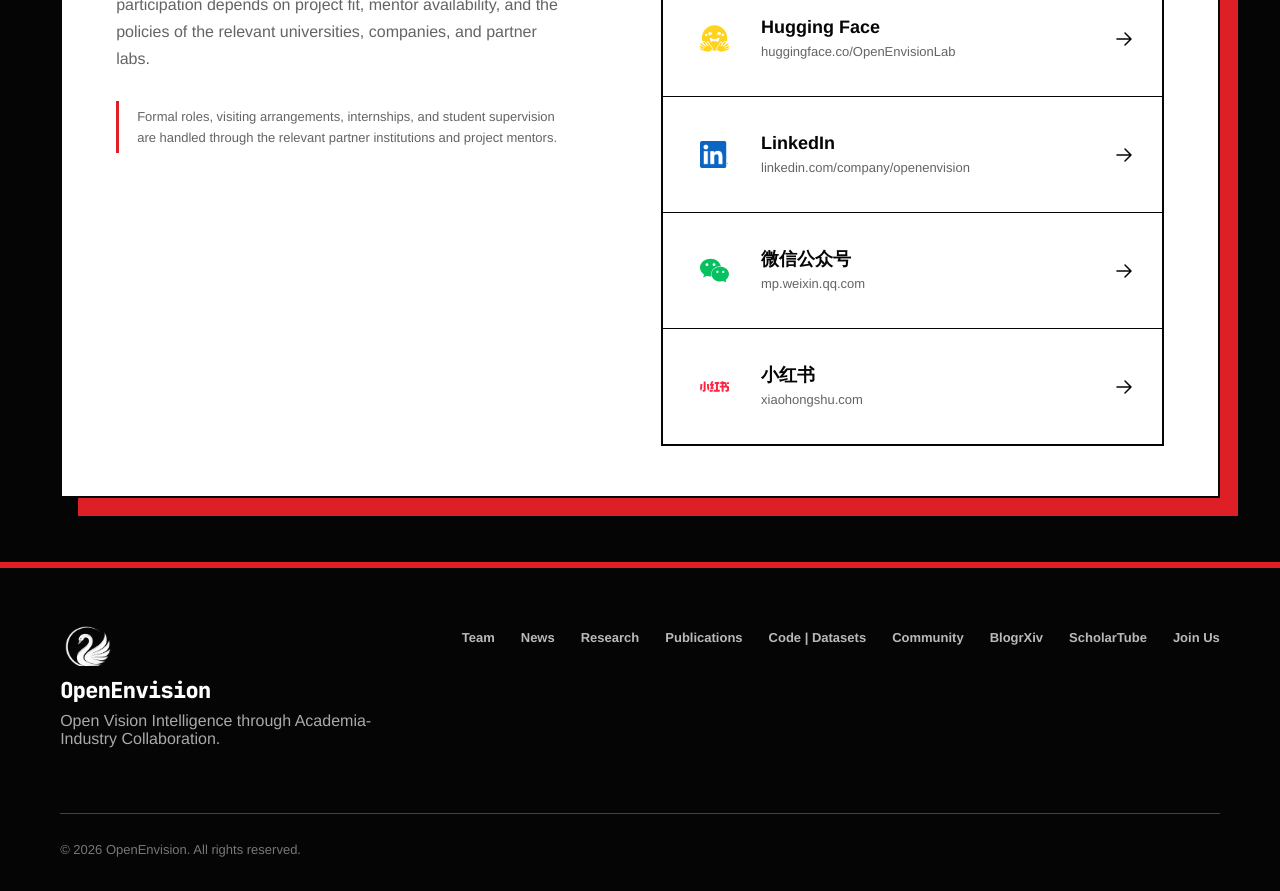
<file: join-us.html>
<!DOCTYPE html>
<html lang="en">
  <head>
    <meta charset="utf-8" />
    <meta name="viewport" content="width=device-width, initial-scale=1" />
    <title>Join Us | OpenEnvision</title>
    <meta
      name="description"
      content="Collaborate with OpenEnvision on open vision intelligence research, artifacts, datasets, evaluation, and community releases."
    />
    <link rel="icon" type="image/png" href="assets/img/brand/openenvision_mark.png?v=tab-logo" />
    <link rel="shortcut icon" type="image/png" href="assets/img/brand/openenvision_mark.png?v=tab-logo" />
    <link rel="apple-touch-icon" href="assets/img/brand/openenvision_mark.png?v=tab-logo" />
    <link rel="preconnect" href="https://fonts.googleapis.com" />
    <link rel="preconnect" href="https://fonts.gstatic.com" crossorigin />
    <link
      rel="stylesheet"
      href="https://fonts.googleapis.com/css2?family=JetBrains+Mono:wght@400;500;700;800&display=swap"
    />
    <link rel="stylesheet" href="assets/css/styles.css?v=20261013-contact-links" />
    <link rel="stylesheet" href="assets/css/black-swan-theme.css?v=20260801-foresight" />
  </head>
  <body class="join-page" data-page="join">
    <header class="site-header" data-header>
      <a class="brand" href="index.html" aria-label="OpenEnvision home">
        <img class="brand-logo" src="assets/img/brand/openenvision_mark.png" alt="OpenEnvision logo" />
        <span>OpenEnvision</span>
      </a>
      <button class="nav-toggle" type="button" aria-expanded="false" aria-label="Open navigation" data-nav-toggle>
        <span></span>
        <span></span>
      </button>
      <nav class="site-nav" aria-label="Primary navigation" data-nav>
        <a href="index.html" data-page-link="home">Home</a>
        <a href="team.html" data-page-link="team">Team</a>
        <a href="news.html" data-page-link="news">News</a>
        <a href="research.html" data-page-link="research">Research</a>
        <a href="publications.html" data-page-link="publications">Publications</a>
        <a href="code-datasets.html" data-page-link="code-datasets">Code | Datasets</a>
        <a href="foresight.html" data-page-link="foresight">Community</a>
        <details class="nav-dropdown" data-nav-dropdown>
          <summary>
            <span>Links</span>
            <svg viewBox="0 0 16 16" aria-hidden="true"><path d="m4 6 4 4 4-4" /></svg>
          </summary>
          <div class="nav-dropdown-menu">
            <a href="community.html" data-page-link="community">BlogrXiv</a>
            <a href="scholartube.html" data-page-link="scholartube">ScholarTube</a>
          </div>
        </details>
        <a href="join-us.html" data-page-link="join">Join Us</a>
      </nav>
    </header>

    <main class="join-main">
      <section class="join-landing" aria-labelledby="join-title">
        <div class="join-landing-inner">
          <div class="join-landing-copy" data-join-reveal>
            <h1 id="join-title">Build open vision intelligence with a global research community.</h1>
            <p>
              OpenEnvision welcomes students, researchers, engineers, and institutional partners who
              want to advance open vision intelligence through rigorous science, reusable systems,
              and responsible public releases.
            </p>
            <div class="join-actions">
              <a class="button button-primary" href="#opportunities">
                Explore Opportunities
                <svg viewBox="0 0 20 20" aria-hidden="true"><path d="M3 10h13M11 5l5 5-5 5" /></svg>
              </a>
            </div>
            <nav class="join-anchors" aria-label="Join page navigation">
              <a href="#opportunities">
                Opportunities
                <svg viewBox="0 0 16 16" aria-hidden="true"><path d="M3 8h9M8.5 4.5 12 8l-3.5 3.5" /></svg>
              </a>
              <a href="#fit">
                What We Value
                <svg viewBox="0 0 16 16" aria-hidden="true"><path d="M3 8h9M8.5 4.5 12 8l-3.5 3.5" /></svg>
              </a>
              <a href="#contact">
                Contact
                <svg viewBox="0 0 16 16" aria-hidden="true"><path d="M3 8h9M8.5 4.5 12 8l-3.5 3.5" /></svg>
              </a>
            </nav>
          </div>

          <div class="join-network-visual" data-join-network data-join-reveal aria-hidden="true">
            <div class="join-network-topline">
              <span>OpenEnvision</span>
              <span>Research Hub</span>
            </div>
            <svg class="join-network-map" viewBox="0 0 660 600" focusable="false">
              <g class="network-grid-lines">
                <circle cx="330" cy="300" r="82" />
                <circle cx="330" cy="300" r="148" />
                <circle cx="330" cy="300" r="220" />
                <circle cx="330" cy="300" r="274" stroke-dasharray="3 8" />
                <path d="M330 26v548M56 300h548M136 106l388 388M524 106 136 494" />
              </g>
              <g class="network-links">
                <path d="M330 300C300 226 308 170 330 104" />
                <path d="M330 300C250 282 205 284 135 300" />
                <path d="M330 300C410 282 455 284 525 300" />
                <path d="M330 300C300 374 308 430 330 496" />
                <path d="M330 104C430 146 480 212 525 300" />
                <path d="M525 300C466 400 410 462 330 496" />
                <path d="M330 496C232 456 176 398 135 300" />
                <path d="M135 300C182 202 236 142 330 104" />
              </g>
              <g class="network-signals">
                <rect x="324" y="92" width="12" height="12" />
                <rect x="519" y="294" width="12" height="12" />
                <rect x="324" y="490" width="12" height="12" />
                <rect x="129" y="294" width="12" height="12" />
                <rect x="426" y="164" width="9" height="9" />
                <rect x="448" y="414" width="9" height="9" />
                <rect x="206" y="414" width="9" height="9" />
                <rect x="218" y="158" width="9" height="9" />
              </g>
            </svg>
            <div class="network-core">
              <img src="assets/img/brand/openenvision_mark.png" alt="" />
              <strong>OpenEnvision</strong>
            </div>
            <div class="network-node network-node-world">
              <svg viewBox="0 0 30 30"><circle cx="15" cy="15" r="10" /><path d="M5 15h20M15 5c4 4 4 16 0 20M15 5c-4 4-4 16 0 20" /></svg>
              <span>World<br />models</span>
            </div>
            <div class="network-node network-node-multi">
              <svg viewBox="0 0 30 30"><circle cx="11" cy="15" r="7" /><circle cx="19" cy="15" r="7" /><circle cx="15" cy="10" r="7" /></svg>
              <span>Multimodal<br />intelligence</span>
            </div>
            <div class="network-node network-node-vision">
              <svg viewBox="0 0 30 30"><path d="M3 15s5-8 12-8 12 8 12 8-5 8-12 8S3 15 3 15Z" /><circle cx="15" cy="15" r="4" /></svg>
              <span>Vision<br />intelligence</span>
            </div>
            <div class="network-node network-node-physical">
              <svg viewBox="0 0 30 30"><path d="m7 11 8-5 8 5-8 5-8-5Z" /><path d="m7 11v9l8 5 8-5v-9M15 16v9" /></svg>
              <span>Physical<br />intelligence</span>
            </div>
          </div>
        </div>

        <div class="join-scope-rail" aria-label="OpenEnvision collaboration snapshot">
          <div class="join-scope-summary">
            <svg viewBox="0 0 40 40" aria-hidden="true"><circle cx="9" cy="20" r="5" /><circle cx="31" cy="10" r="5" /><circle cx="31" cy="30" r="5" /><path d="m13 18 13-6M13 22l13 6" /></svg>
            <span>World models, multimodal intelligence, vision intelligence, and physical intelligence.</span>
          </div>
          <div><span>01</span><strong>Joint research</strong></div>
          <div><span>02</span><strong>Open-source systems</strong></div>
          <div><span>03</span><strong>Datasets and benchmarks</strong></div>
          <div><span>04</span><strong>Academic-industry partnership</strong></div>
        </div>
      </section>

      <section class="join-opportunities-section" id="opportunities" aria-labelledby="join-opportunities-title">
        <div class="join-section-head" data-join-reveal>
          <div>
            <h2 id="join-opportunities-title">Different ways to join the work, held to one research standard.</h2>
          </div>
          <p>
            We are most excited by people and teams who can connect a real research question with
            careful experiments, well-maintained artifacts, and a willingness to contribute back to
            the open community.
          </p>
        </div>

        <div class="join-opportunity-list">
          <article class="join-opportunity-row opportunity-students" data-join-reveal>
            <span class="join-opportunity-index">01</span>
            <div class="join-opportunity-title">
              <p>Students and Visitors</p>
              <h3>Research Students, Visiting Researchers, and Interns</h3>
            </div>
            <p class="join-opportunity-copy">
              For PhD, master, undergraduate, and visiting researchers working with affiliated
              mentors. Strong candidates usually bring a clear research taste, implementation
              ability, and evidence of independent follow-through.
            </p>
            <span class="join-card-icon" aria-hidden="true">
              <svg viewBox="0 0 48 48" focusable="false"><path d="M8 18l16-8 16 8-16 8-16-8Z" /><path d="M15 23v8c5 5 13 5 18 0v-8M40 18v12" /></svg>
            </span>
          </article>

          <article class="join-opportunity-row opportunity-research" data-join-reveal>
            <span class="join-opportunity-index">02</span>
            <div class="join-opportunity-title">
              <p>Research Collaboration</p>
              <h3>Faculty, Scientists, and Research Teams</h3>
            </div>
            <p class="join-opportunity-copy">
              We welcome collaborations around new methods, evaluation protocols, data resources,
              and reproducible releases across world modeling, multimodal reasoning, visual systems,
              and embodied intelligence.
            </p>
            <span class="join-card-icon" aria-hidden="true">
              <svg viewBox="0 0 48 48" focusable="false"><path d="M12 11h18l6 6v20H12V11Z" /><path d="M30 11v7h7M17 26h14M17 32h10" /></svg>
            </span>
          </article>

          <article class="join-opportunity-row opportunity-open" data-join-reveal>
            <span class="join-opportunity-index">03</span>
            <div class="join-opportunity-title">
              <p>Open Infrastructure</p>
              <h3>Open-Source Engineers and Dataset Builders</h3>
            </div>
            <p class="join-opportunity-copy">
              Contributors can help with training and evaluation code, demos, documentation,
              dataset cards, benchmark maintenance, annotation tools, and release quality checks.
            </p>
            <span class="join-card-icon" aria-hidden="true">
              <svg viewBox="0 0 48 48" focusable="false"><path d="M18 14 8 24l10 10M30 14l10 10-10 10M27 10l-6 28" /></svg>
            </span>
          </article>

          <article class="join-opportunity-row opportunity-partner" data-join-reveal>
            <span class="join-opportunity-index">04</span>
            <div class="join-opportunity-title">
              <p>Institutional Partners</p>
              <h3>Academic Labs and Industry Research Groups</h3>
            </div>
            <p class="join-opportunity-copy">
              We look for partnerships with complementary expertise, credible data or deployment
              questions, shared evaluation needs, and a commitment to publish reusable outcomes
              whenever appropriate.
            </p>
            <span class="join-card-icon" aria-hidden="true">
              <svg viewBox="0 0 48 48" focusable="false"><circle cx="15" cy="17" r="5" /><circle cx="33" cy="17" r="5" /><path d="M9 37c1-7 6-11 13-11M26 26c7 0 12 4 13 11M20 31h8" /></svg>
            </span>
          </article>
        </div>
      </section>

      <section class="join-fit-section" id="fit" aria-labelledby="join-fit-title">
        <div class="join-fit-panel">
          <div class="join-fit-copy" data-join-reveal>
            <h2 id="join-fit-title">The best fit is precise, open, and technically grounded.</h2>
            <p>
              OpenEnvision is built around public research artifacts. We value work that is
              ambitious enough to move the field and careful enough for others to inspect, reuse,
              reproduce, and extend.
            </p>
          </div>
          <div class="join-value-list" aria-label="OpenEnvision collaboration values">
            <article data-join-reveal><span>01</span><strong>Research Taste</strong><p>Clear problem framing, thoughtful baselines, and an instinct for questions that matter.</p></article>
            <article data-join-reveal><span>02</span><strong>Execution</strong><p>Reliable code, clean experiments, strong writing, and visible progress under ambiguity.</p></article>
            <article data-join-reveal><span>03</span><strong>Evaluation Discipline</strong><p>Metrics, protocols, ablations, and qualitative analysis that support real claims.</p></article>
            <article data-join-reveal><span>04</span><strong>Open Release Mindset</strong><p>Reusable artifacts, documentation, licenses, model or data cards, and versioned updates.</p></article>
            <article data-join-reveal><span>05</span><strong>Collaboration Maturity</strong><p>Respectful communication, clear ownership, and readiness to work across institutions.</p></article>
            <article data-join-reveal><span>06</span><strong>Responsible Practice</strong><p>Attention to data provenance, limitations, intended use, and community impact.</p></article>
          </div>
        </div>
      </section>

      <section class="join-contact-section" id="contact" aria-labelledby="join-contact-title">
        <div class="join-contact-inner">
          <div class="join-contact-copy" data-join-reveal>
            <p class="section-kicker">Contact</p>
            <h2 id="join-contact-title">Reach Out</h2>
            <p>
              OpenEnvision welcomes collaborations in many forms, from research ideas and open-source
              contributions to datasets, benchmarks, demos, and institutional partnerships. Formal
              participation depends on project fit, mentor availability, and the policies of the
              relevant universities, companies, and partner labs.
            </p>
            <p class="join-formal-note">Formal roles, visiting arrangements, internships, and student supervision are handled through the relevant partner institutions and project mentors.</p>
          </div>
          <div class="join-contact-actions" data-join-reveal>
            <a class="contact-link-card" href="mailto:openenvision.lab@gmail.com" aria-label="Email OpenEnvision">
              <span class="contact-logo-wrap"><img src="assets/img/contact/gmail.svg" alt="" loading="lazy" decoding="async" /></span>
              <span><strong>Email</strong><small>openenvision.lab@gmail.com</small></span>
              <svg viewBox="0 0 24 24" aria-hidden="true"><path d="M5 12h13M13 6l6 6-6 6" /></svg>
            </a>
            <a class="contact-link-card" href="https://github.com/OpenEnvision" target="_blank" rel="noreferrer" aria-label="OpenEnvision GitHub">
              <span class="contact-logo-wrap"><img src="assets/img/contact/github.svg" alt="" loading="lazy" decoding="async" /></span>
              <span><strong>GitHub</strong><small>github.com/OpenEnvision</small></span>
              <svg viewBox="0 0 24 24" aria-hidden="true"><path d="M5 12h13M13 6l6 6-6 6" /></svg>
            </a>
            <a class="contact-link-card" href="https://huggingface.co/OpenEnvisionLab" target="_blank" rel="noreferrer" aria-label="OpenEnvision Hugging Face">
              <span class="contact-logo-wrap"><img src="assets/img/contact/huggingface.svg" alt="" loading="lazy" decoding="async" /></span>
              <span><strong>Hugging Face</strong><small>huggingface.co/OpenEnvisionLab</small></span>
              <svg viewBox="0 0 24 24" aria-hidden="true"><path d="M5 12h13M13 6l6 6-6 6" /></svg>
            </a>
            <a class="contact-link-card" href="https://www.linkedin.com/company/openenvision" target="_blank" rel="noopener noreferrer" aria-label="OpenEnvision LinkedIn">
              <span class="contact-logo-wrap"><img src="assets/img/contact/linkedin.png" alt="" loading="lazy" decoding="async" /></span>
              <span><strong>LinkedIn</strong><small>linkedin.com/company/openenvision</small></span>
              <svg viewBox="0 0 24 24" aria-hidden="true"><path d="M5 12h13M13 6l6 6-6 6" /></svg>
            </a>
            <a class="contact-link-card" href="https://mp.weixin.qq.com/s/UDiEwIXMeyHWZUnacI8vNw" target="_blank" rel="noopener noreferrer" aria-label="OpenEnvision WeChat Official Account">
              <span class="contact-logo-wrap"><img src="assets/img/contact/wechat.svg" alt="" loading="lazy" decoding="async" /></span>
              <span><strong>微信公众号</strong><small>mp.weixin.qq.com</small></span>
              <svg viewBox="0 0 24 24" aria-hidden="true"><path d="M5 12h13M13 6l6 6-6 6" /></svg>
            </a>
            <a class="contact-link-card" href="https://www.xiaohongshu.com/user/profile/6547f477000000000400a273?xsec_token=ABSJg91aptKfzDSTIAxLz9K7Es0P3rMArTUQV7AwBxd6A%3D&amp;xsec_source=pc_search" target="_blank" rel="noopener noreferrer" aria-label="OpenEnvision Xiaohongshu">
              <span class="contact-logo-wrap"><img src="assets/img/contact/xiaohongshu.svg" alt="" loading="lazy" decoding="async" /></span>
              <span><strong>小红书</strong><small>xiaohongshu.com</small></span>
              <svg viewBox="0 0 24 24" aria-hidden="true"><path d="M5 12h13M13 6l6 6-6 6" /></svg>
            </a>
          </div>
        </div>
      </section>
    </main>

    <footer class="site-footer">
      <div>
        <img class="footer-logo" src="assets/img/brand/openenvision_mark.png" alt="OpenEnvision logo" loading="lazy" decoding="async" />
        <a class="footer-brand" href="index.html">OpenEnvision</a>
        <p>Open Vision Intelligence through Academia-Industry Collaboration.</p>
      </div>
      <div class="footer-links">
        <a href="team.html">Team</a>
        <a href="news.html">News</a>
        <a href="research.html">Research</a>
        <a href="publications.html">Publications</a>
        <a href="code-datasets.html">Code | Datasets</a>
        <a href="foresight.html">Community</a>
        <a href="community.html">BlogrXiv</a>
        <a href="scholartube.html">ScholarTube</a>
        <a href="join-us.html">Join Us</a>
      </div>
      <p class="footer-copyright">© 2026 OpenEnvision. All rights reserved.</p>
    </footer>

    <script src="assets/js/main.js?v=20260801-foresight"></script>
  </body>
</html>
</file>
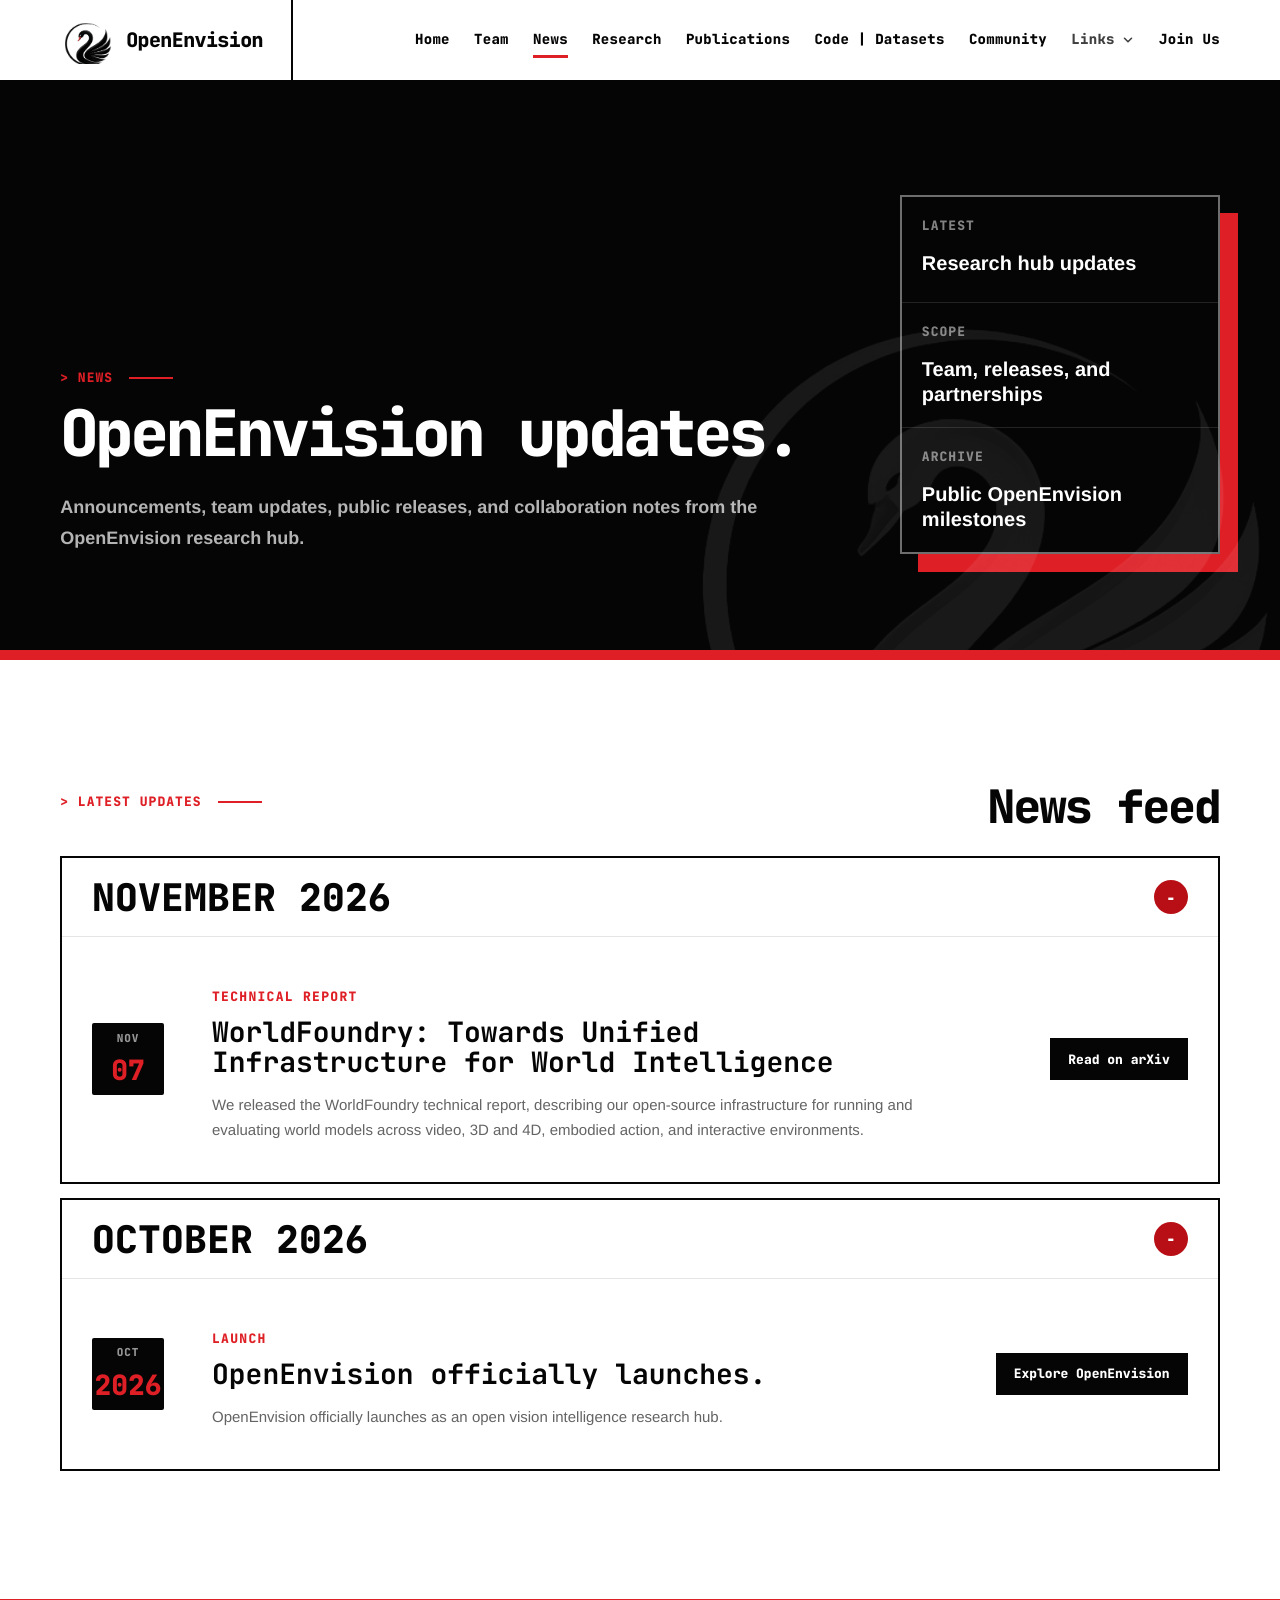
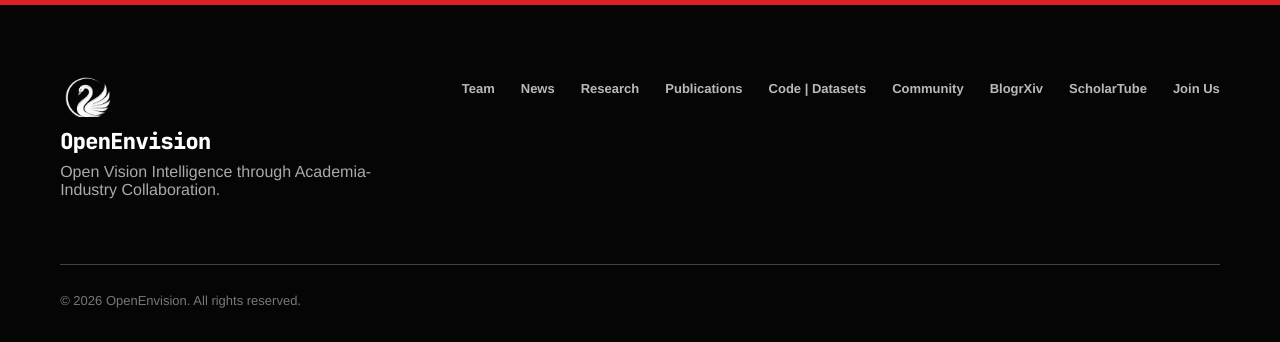
<file: news.html>
<!DOCTYPE html>
<html lang="en">
  <head>
    <meta charset="utf-8" />
    <meta name="viewport" content="width=device-width, initial-scale=1" />
    <title>News | OpenEnvision</title>
    <meta
      name="description"
      content="OpenEnvision news, announcements, and public updates from the research hub."
    />
    <link rel="icon" type="image/png" href="assets/img/brand/openenvision_mark.png?v=tab-logo" />
    <link rel="shortcut icon" type="image/png" href="assets/img/brand/openenvision_mark.png?v=tab-logo" />
    <link rel="apple-touch-icon" href="assets/img/brand/openenvision_mark.png?v=tab-logo" />
    <link rel="preconnect" href="https://fonts.googleapis.com" />
    <link rel="preconnect" href="https://fonts.gstatic.com" crossorigin />
    <link
      rel="stylesheet"
      href="https://fonts.googleapis.com/css2?family=JetBrains+Mono:wght@400;500;700;800&display=swap"
    />
    <link rel="stylesheet" href="assets/css/styles.css?v=visual-system-20260710-community" />
    <link rel="stylesheet" href="assets/css/black-swan-theme.css?v=20260801-foresight" />
  </head>
  <body data-page="news">
    <header class="site-header" data-header>
      <a class="brand" href="index.html" aria-label="OpenEnvision home">
        <img class="brand-logo" src="assets/img/brand/openenvision_mark.png" alt="OpenEnvision logo" />
        <span>OpenEnvision</span>
      </a>
      <button class="nav-toggle" type="button" aria-expanded="false" aria-label="Open navigation" data-nav-toggle>
        <span></span>
        <span></span>
      </button>
      <nav class="site-nav" aria-label="Primary navigation" data-nav>
        <a href="index.html" data-page-link="home">Home</a>
        <a href="team.html" data-page-link="team">Team</a>
        <a href="news.html" data-page-link="news">News</a>
        <a href="research.html" data-page-link="research">Research</a>
        <a href="publications.html" data-page-link="publications">Publications</a>
        <a href="code-datasets.html" data-page-link="code-datasets">Code | Datasets</a>
        <a href="foresight.html" data-page-link="foresight">Community</a>
        <details class="nav-dropdown" data-nav-dropdown>
          <summary>
            <span>Links</span>
            <svg viewBox="0 0 16 16" aria-hidden="true"><path d="m4 6 4 4 4-4" /></svg>
          </summary>
          <div class="nav-dropdown-menu">
            <a href="community.html" data-page-link="community">BlogrXiv</a>
            <a href="scholartube.html" data-page-link="scholartube">ScholarTube</a>
          </div>
        </details>
        <a href="join-us.html" data-page-link="join">Join Us</a>
      </nav>
    </header>

    <main class="news-main">
      <section class="news-hero" aria-labelledby="news-title">
        <div class="news-hero-copy">
          <p class="eyebrow">News</p>
          <h1 id="news-title">OpenEnvision updates.</h1>
          <p>
            Announcements, team updates, public releases, and collaboration notes from the
            OpenEnvision research hub.
          </p>
        </div>

        <aside class="news-brief" aria-label="News overview">
          <div>
            <span>Latest</span>
            <strong>Research hub updates</strong>
          </div>
          <div>
            <span>Scope</span>
            <strong>Team, releases, and partnerships</strong>
          </div>
          <div>
            <span>Archive</span>
            <strong>Public OpenEnvision milestones</strong>
          </div>
        </aside>
      </section>

      <section class="news-feed-section" aria-labelledby="news-feed-title">
        <div class="news-feed-head">
          <p class="section-kicker">Latest Updates</p>
          <h2 id="news-feed-title">News feed</h2>
        </div>

        <div class="news-archive" aria-label="OpenEnvision news archive">
          <section class="news-month is-open" data-news-month>
            <button class="news-month-summary" type="button" aria-expanded="true">
              <span>NOVEMBER 2026</span>
            </button>

            <div class="news-month-list">
              <article class="news-day">
                <time datetime="2026-11-07">
                  <span>NOV</span>
                  <strong>07</strong>
                </time>
                <div>
                  <p>Technical Report</p>
                  <h3>WorldFoundry: Towards Unified Infrastructure for World Intelligence</h3>
                  <p>
                    We released the WorldFoundry technical report, describing our open-source
                    infrastructure for running and evaluating world models across video, 3D and 4D,
                    embodied action, and interactive environments.
                  </p>
                </div>
                <a href="https://arxiv.org/abs/2611.10771">Read on arXiv</a>
              </article>
            </div>
          </section>

          <section class="news-month is-open" data-news-month>
            <button class="news-month-summary" type="button" aria-expanded="true">
              <span>OCTOBER 2026</span>
            </button>

            <div class="news-month-list">
              <article class="news-day">
                <time datetime="2026-10">
                  <span>OCT</span>
                  <strong>2026</strong>
                </time>
                <div>
                  <p>Launch</p>
                  <h3>OpenEnvision officially launches.</h3>
                  <p>
                    OpenEnvision officially launches as an open vision intelligence research hub.
                  </p>
                </div>
                <a href="index.html">Explore OpenEnvision</a>
              </article>
            </div>
          </section>

        </div>
      </section>
    </main>

    <footer class="site-footer">
      <div>
        <img class="footer-logo" src="assets/img/brand/openenvision_mark.png" alt="OpenEnvision logo" loading="lazy" decoding="async" />
        <a class="footer-brand" href="index.html">OpenEnvision</a>
        <p>Open Vision Intelligence through Academia-Industry Collaboration.</p>
      </div>
      <div class="footer-links">
        <a href="team.html">Team</a>
        <a href="news.html">News</a>
        <a href="research.html">Research</a>
        <a href="publications.html">Publications</a>
        <a href="code-datasets.html">Code | Datasets</a>
        <a href="foresight.html">Community</a>
        <a href="community.html">BlogrXiv</a>
        <a href="scholartube.html">ScholarTube</a>
        <a href="join-us.html">Join Us</a>
      </div>
      <p class="footer-copyright">© 2026 OpenEnvision. All rights reserved.</p>
    </footer>

    <script src="assets/js/main.js?v=20260801-foresight"></script>
  </body>
</html>
</file>
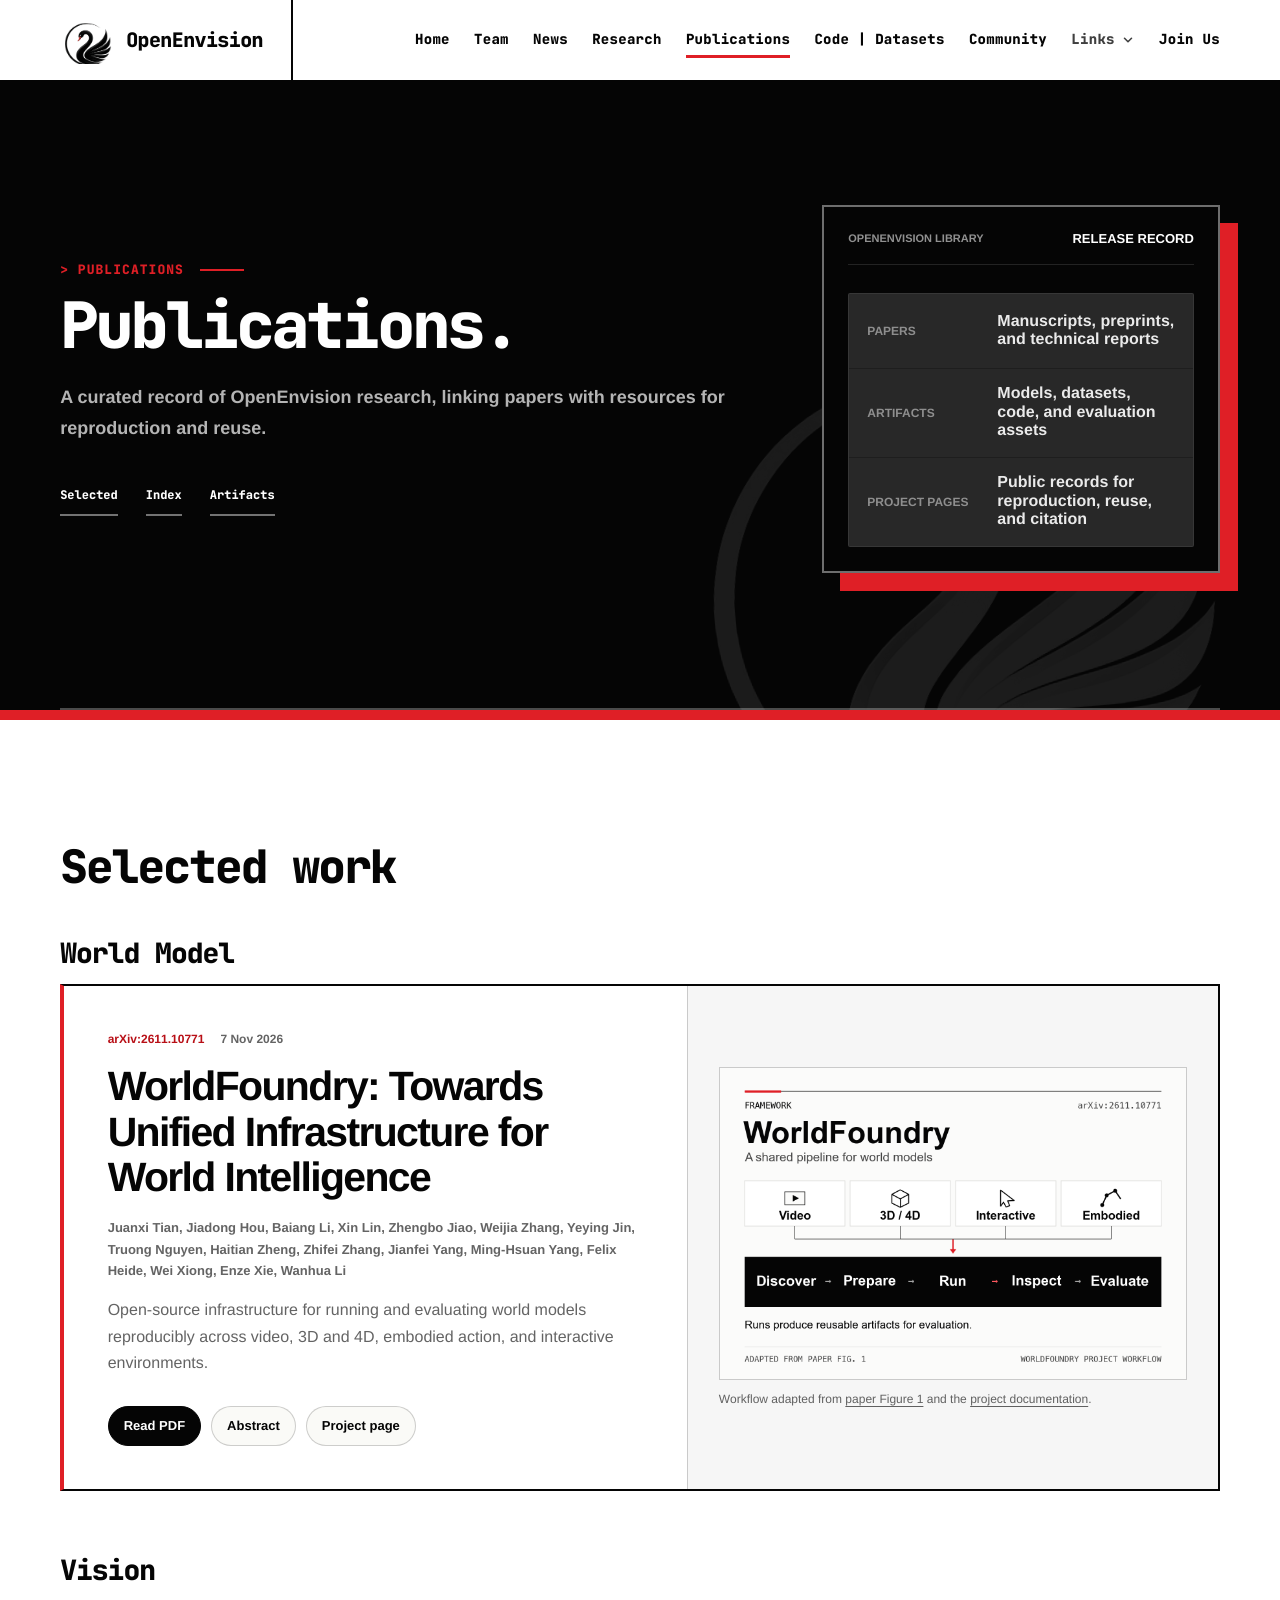
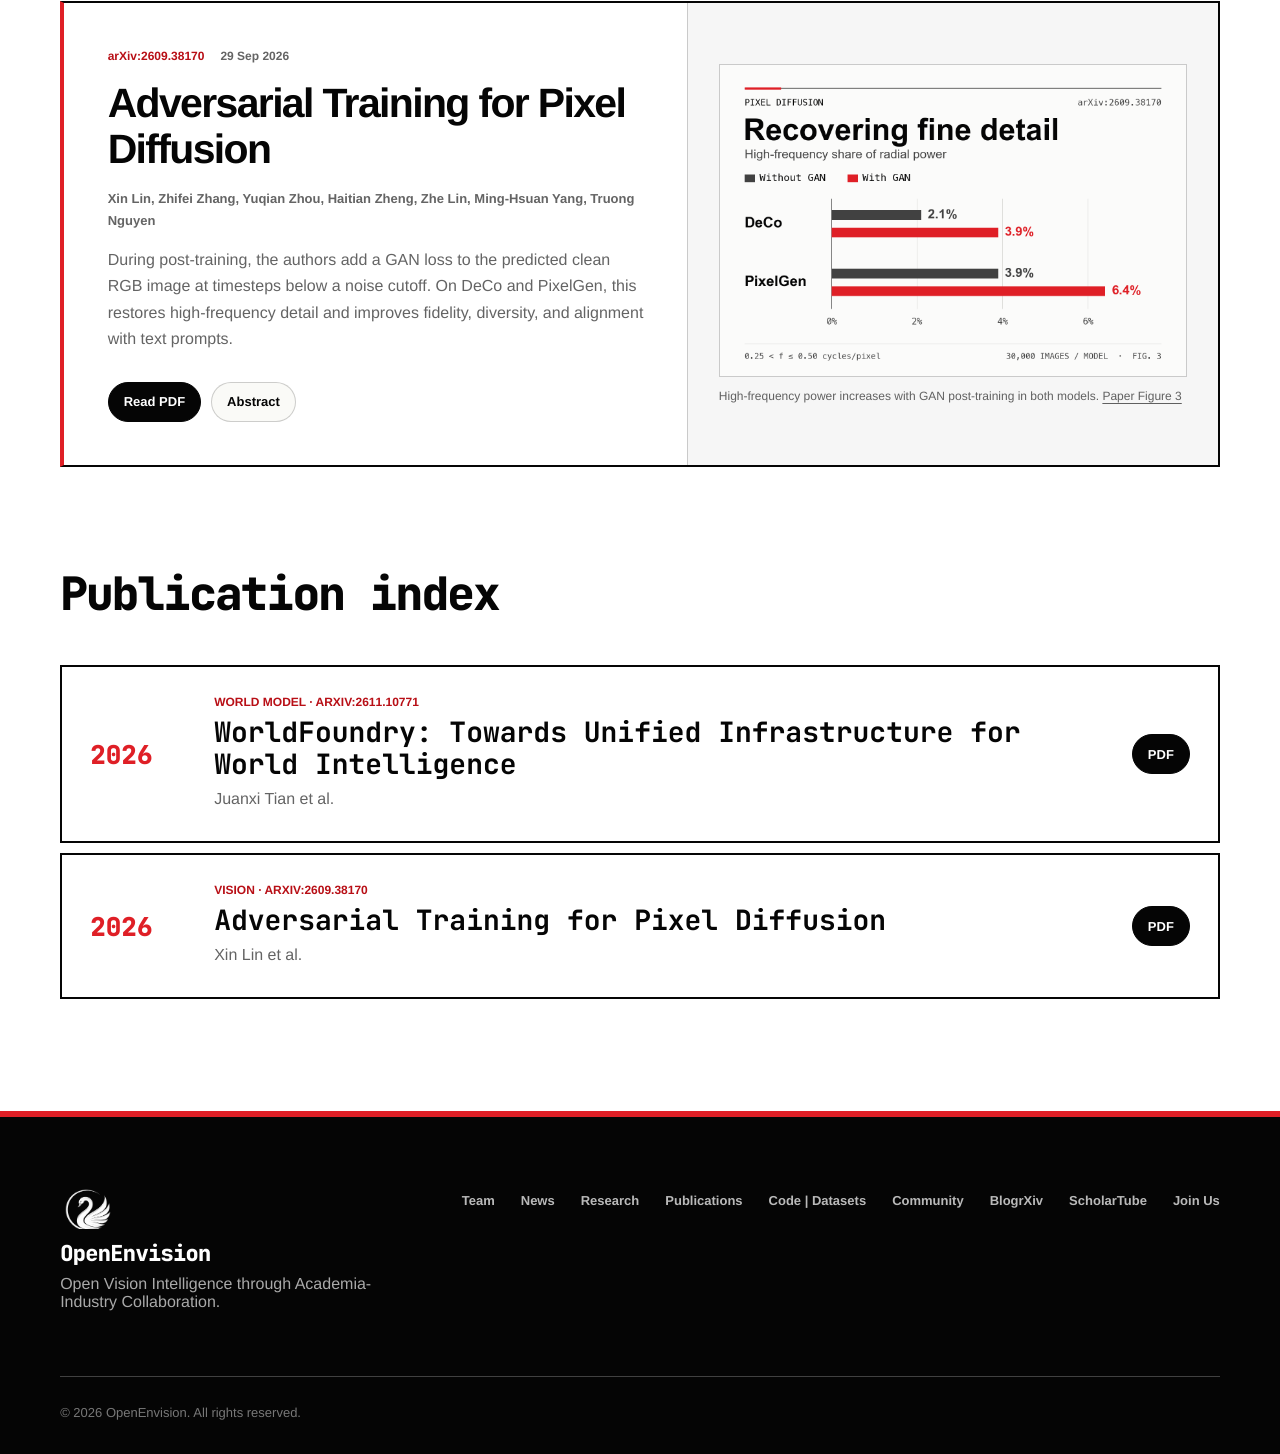
<file: publications.html>
<!DOCTYPE html>
<html lang="en">
  <head>
    <meta charset="utf-8" />
    <meta name="viewport" content="width=device-width, initial-scale=1" />
    <title>Publications | OpenEnvision</title>
    <meta
      name="description"
      content="OpenEnvision publications with papers, models, project pages, and reusable research artifacts."
    />
    <link rel="icon" type="image/png" href="assets/img/brand/openenvision_mark.png?v=tab-logo" />
    <link rel="shortcut icon" type="image/png" href="assets/img/brand/openenvision_mark.png?v=tab-logo" />
    <link rel="apple-touch-icon" href="assets/img/brand/openenvision_mark.png?v=tab-logo" />
    <link rel="preconnect" href="https://fonts.googleapis.com" />
    <link rel="preconnect" href="https://fonts.gstatic.com" crossorigin />
    <link
      rel="stylesheet"
      href="https://fonts.googleapis.com/css2?family=JetBrains+Mono:wght@400;500;700;800&display=swap"
    />
    <link rel="stylesheet" href="assets/css/styles.css?v=20261115-research-covers" />
    <link rel="stylesheet" href="assets/css/black-swan-theme.css?v=20260801-foresight" />
  </head>
  <body data-page="publications">
    <header class="site-header" data-header>
      <a class="brand" href="index.html" aria-label="OpenEnvision home">
        <img class="brand-logo" src="assets/img/brand/openenvision_mark.png" alt="OpenEnvision logo" />
        <span>OpenEnvision</span>
      </a>
      <button class="nav-toggle" type="button" aria-expanded="false" aria-label="Open navigation" data-nav-toggle>
        <span></span>
        <span></span>
      </button>
      <nav class="site-nav" aria-label="Primary navigation" data-nav>
        <a href="index.html" data-page-link="home">Home</a>
        <a href="team.html" data-page-link="team">Team</a>
        <a href="news.html" data-page-link="news">News</a>
        <a href="research.html" data-page-link="research">Research</a>
        <a href="publications.html" data-page-link="publications">Publications</a>
        <a href="code-datasets.html" data-page-link="code-datasets">Code | Datasets</a>
        <a href="foresight.html" data-page-link="foresight">Community</a>
        <details class="nav-dropdown" data-nav-dropdown>
          <summary>
            <span>Links</span>
            <svg viewBox="0 0 16 16" aria-hidden="true"><path d="m4 6 4 4 4-4" /></svg>
          </summary>
          <div class="nav-dropdown-menu">
            <a href="community.html" data-page-link="community">BlogrXiv</a>
            <a href="scholartube.html" data-page-link="scholartube">ScholarTube</a>
          </div>
        </details>
        <a href="join-us.html" data-page-link="join">Join Us</a>
      </nav>
    </header>

    <main class="publications-main">
      <section class="publications-hero" aria-labelledby="publications-title">
        <div class="publications-hero-inner">
          <div class="publications-hero-copy">
            <p class="eyebrow">Publications</p>
            <h1 id="publications-title">Publications.</h1>
            <p>
              A curated record of OpenEnvision research, linking papers with resources for reproduction
              and reuse.
            </p>
            <nav class="publication-anchors" aria-label="Publication page navigation">
              <a href="#featured-publication-title">Selected</a>
              <a href="#publication-index-title">Index</a>
              <a href="code-datasets.html">Artifacts</a>
            </nav>
          </div>

          <aside class="publication-record-panel" aria-label="Publication overview">
            <div class="publication-record-top">
              <span>OpenEnvision Library</span>
              <strong>Release record</strong>
            </div>

            <div class="publication-record-list" aria-label="Attached publication artifacts">
              <div>
                <span>Papers</span>
                <strong>Manuscripts, preprints, and technical reports</strong>
              </div>
              <div>
                <span>Artifacts</span>
                <strong>Models, datasets, code, and evaluation assets</strong>
              </div>
              <div>
                <span>Project pages</span>
                <strong>Public records for reproduction, reuse, and citation</strong>
              </div>
            </div>
          </aside>
        </div>
      </section>

      <section class="publication-feature-section" aria-labelledby="featured-publication-title">
        <div class="publication-section-head compact-head">
          <h2 id="featured-publication-title">Selected work</h2>
        </div>

        <section class="publication-category" aria-labelledby="world-model-publications-title">
          <h3 id="world-model-publications-title">World Model</h3>
          <article class="publication-featured-card publication-paper" id="worldfoundry" aria-labelledby="worldfoundry-paper-title">
            <div class="publication-feature-copy">
              <p class="publication-meta">
                <span>arXiv:2611.10771</span>
                <time datetime="2026-11-07">7 Nov 2026</time>
              </p>
              <h4 id="worldfoundry-paper-title">WorldFoundry: Towards Unified Infrastructure for World Intelligence</h4>
              <p class="publication-authors">
                Juanxi Tian, Jiadong Hou, Baiang Li, Xin Lin, Zhengbo Jiao, Weijia Zhang, Yeying Jin,
                Truong Nguyen, Haitian Zheng, Zhifei Zhang, Jianfei Yang, Ming-Hsuan Yang, Felix Heide,
                Wei Xiong, Enze Xie, Wanhua Li
              </p>
              <p>
                Open-source infrastructure for running and evaluating world models reproducibly across
                video, 3D and 4D, embodied action, and interactive environments.
              </p>
              <div class="publication-actions">
                <a href="https://arxiv.org/pdf/2611.10771" aria-label="Read WorldFoundry PDF">Read PDF</a>
                <a href="https://arxiv.org/abs/2611.10771" aria-label="Read the WorldFoundry abstract on arXiv">Abstract</a>
                <a href="https://openenvision.org/WorldFoundry/">Project page</a>
              </div>
            </div>
            <figure class="publication-paper-figure">
              <a href="assets/img/publications/worldfoundry-research-cover.png" aria-label="View the full-size WorldFoundry workflow diagram">
                <img
                  src="assets/img/publications/worldfoundry-research-cover.png"
                  alt="Video, 3D and 4D, interactive worlds, and embodied models share a workflow: discover, prepare, run, inspect, and evaluate. Runs produce reusable artifacts for evaluation."
                  width="1440"
                  height="960"
                  loading="lazy"
                  decoding="async"
                />
              </a>
              <figcaption>
                Workflow adapted from <a href="https://arxiv.org/html/2611.10771v1#S1.F1">paper Figure 1</a>
                and the <a href="https://openenvision.org/WorldFoundry/">project documentation</a>.
              </figcaption>
            </figure>
          </article>
        </section>

        <section class="publication-category" aria-labelledby="vision-publications-title">
          <h3 id="vision-publications-title">Vision</h3>
          <article class="publication-featured-card publication-paper" id="pixel-diffusion" aria-labelledby="pixel-diffusion-paper-title">
            <div class="publication-feature-copy">
              <p class="publication-meta">
                <span>arXiv:2609.38170</span>
                <time datetime="2026-09-29">29 Sep 2026</time>
              </p>
              <h4 id="pixel-diffusion-paper-title">Adversarial Training for Pixel Diffusion</h4>
              <p class="publication-authors">
                Xin Lin, Zhifei Zhang, Yuqian Zhou, Haitian Zheng, Zhe Lin, Ming-Hsuan Yang, Truong Nguyen
              </p>
              <p>
                During post-training, the authors add a GAN loss to the predicted clean RGB image
                at timesteps below a noise cutoff. On DeCo and PixelGen, this restores high-frequency
                detail and improves fidelity, diversity, and alignment with text prompts.
              </p>
              <div class="publication-actions">
                <a href="https://arxiv.org/pdf/2609.38170" aria-label="Read Adversarial Training for Pixel Diffusion PDF">Read PDF</a>
                <a href="https://arxiv.org/abs/2609.38170" aria-label="Read the Adversarial Training for Pixel Diffusion abstract on arXiv">Abstract</a>
              </div>
            </div>
            <figure class="publication-paper-figure">
              <a href="assets/img/publications/pixel-diffusion-research-cover.png" aria-label="View the full-size Pixel Diffusion results chart">
                <img
                  src="assets/img/publications/pixel-diffusion-research-cover.png"
                  alt="High-frequency power share rises from 2.1% to 3.9% for DeCo and from 3.9% to 6.4% for PixelGen with adversarial post-training."
                  width="1440"
                  height="960"
                  loading="lazy"
                  decoding="async"
                />
              </a>
              <figcaption>
                High-frequency power increases with GAN post-training in both models.
                <a href="https://arxiv.org/html/2609.38170v1#S4.SS2">Paper Figure 3</a>
              </figcaption>
            </figure>
          </article>
        </section>
      </section>

      <section class="publication-index-section" aria-labelledby="publication-index-title">
        <div class="publication-section-head compact-head">
          <h2 id="publication-index-title">Publication index</h2>
        </div>

        <div class="publication-index">
          <article class="publication-index-row">
            <div class="index-year">2026</div>
            <div class="index-main">
              <p>World Model · arXiv:2611.10771</p>
              <h3><a href="#worldfoundry">WorldFoundry: Towards Unified Infrastructure for World Intelligence</a></h3>
              <span>Juanxi Tian et al.</span>
            </div>
            <div class="index-links">
              <a href="https://arxiv.org/pdf/2611.10771" aria-label="Read WorldFoundry PDF">PDF</a>
            </div>
          </article>

          <article class="publication-index-row">
            <div class="index-year">2026</div>
            <div class="index-main">
              <p>Vision · arXiv:2609.38170</p>
              <h3><a href="#pixel-diffusion">Adversarial Training for Pixel Diffusion</a></h3>
              <span>Xin Lin et al.</span>
            </div>
            <div class="index-links">
              <a href="https://arxiv.org/pdf/2609.38170" aria-label="Read Adversarial Training for Pixel Diffusion PDF">PDF</a>
            </div>
          </article>
        </div>
      </section>
    </main>

    <footer class="site-footer">
      <div>
        <img class="footer-logo" src="assets/img/brand/openenvision_mark.png" alt="OpenEnvision logo" loading="lazy" decoding="async" />
        <a class="footer-brand" href="index.html">OpenEnvision</a>
        <p>Open Vision Intelligence through Academia-Industry Collaboration.</p>
      </div>
      <div class="footer-links">
        <a href="team.html">Team</a>
        <a href="news.html">News</a>
        <a href="research.html">Research</a>
        <a href="publications.html">Publications</a>
        <a href="code-datasets.html">Code | Datasets</a>
        <a href="foresight.html">Community</a>
        <a href="community.html">BlogrXiv</a>
        <a href="scholartube.html">ScholarTube</a>
        <a href="join-us.html">Join Us</a>
      </div>
      <p class="footer-copyright">© 2026 OpenEnvision. All rights reserved.</p>
    </footer>

    <script src="assets/js/main.js?v=20260801-foresight"></script>
  </body>
</html>
</file>
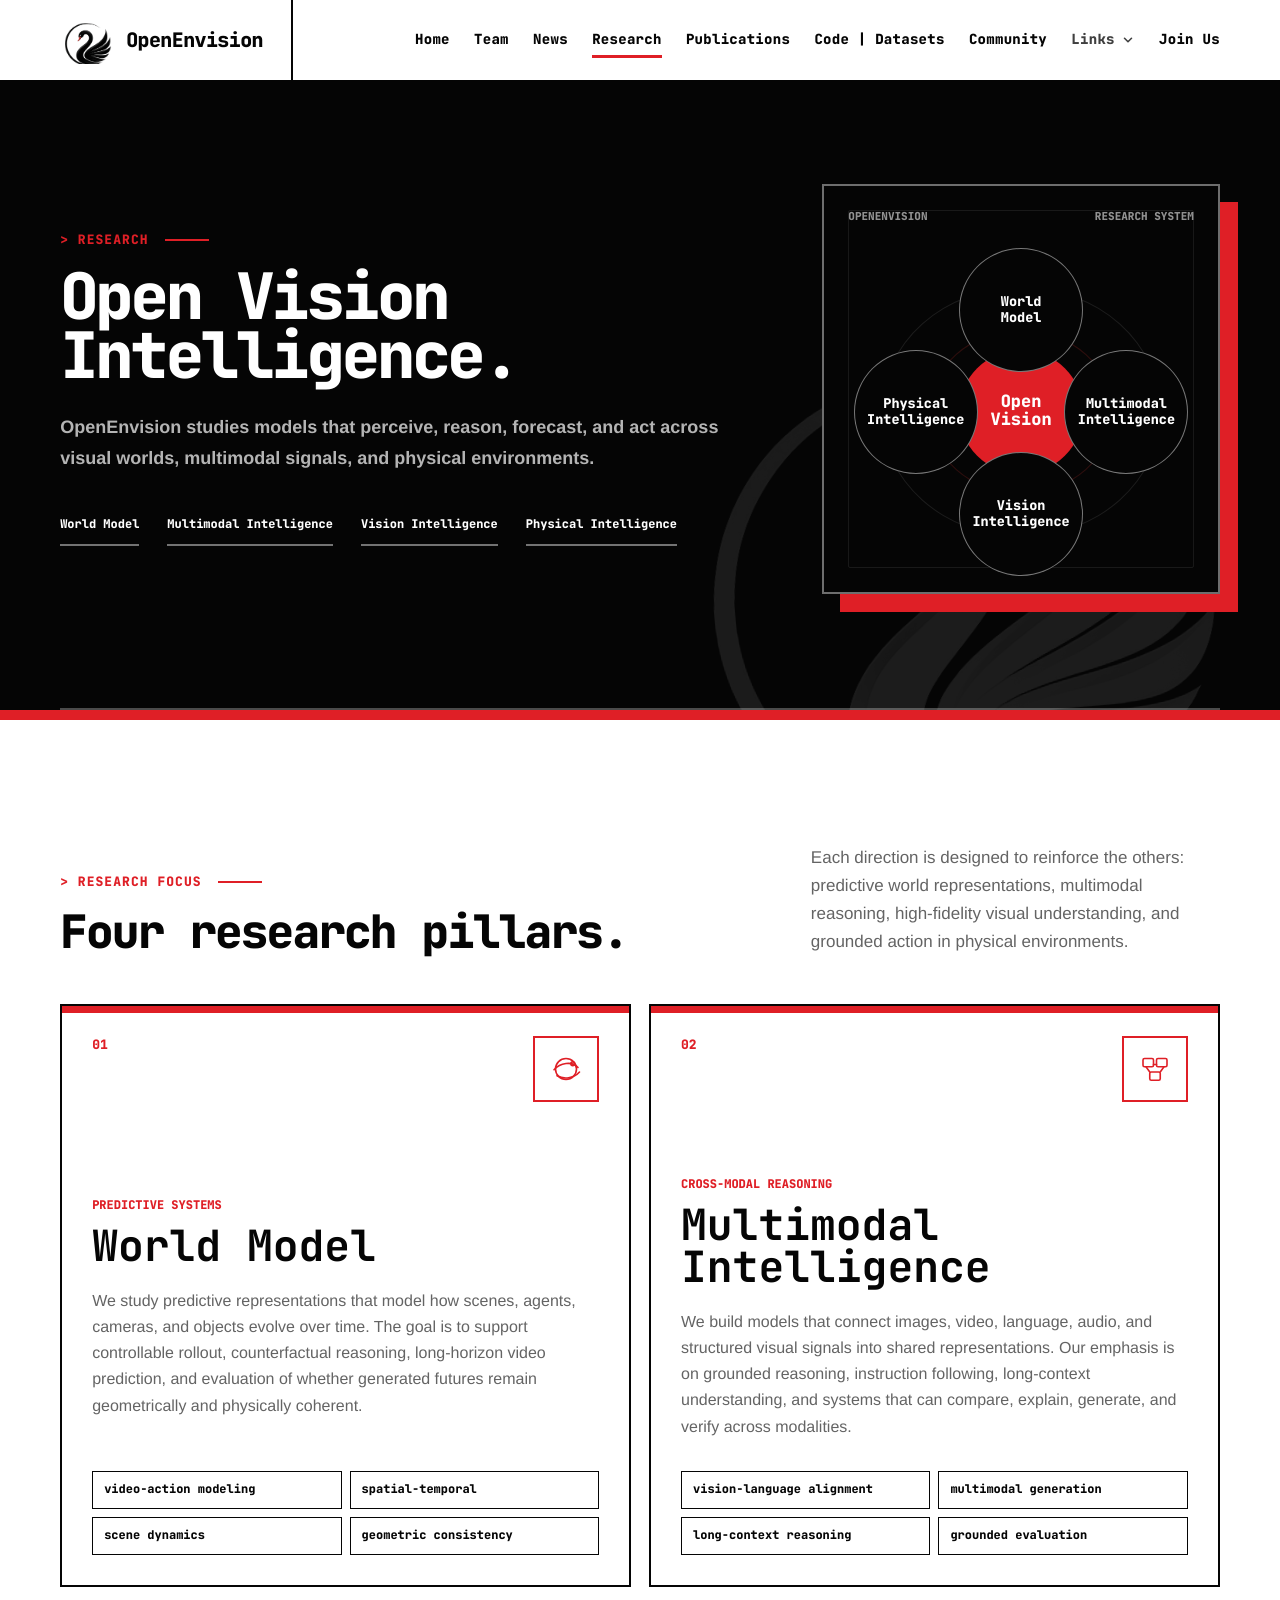
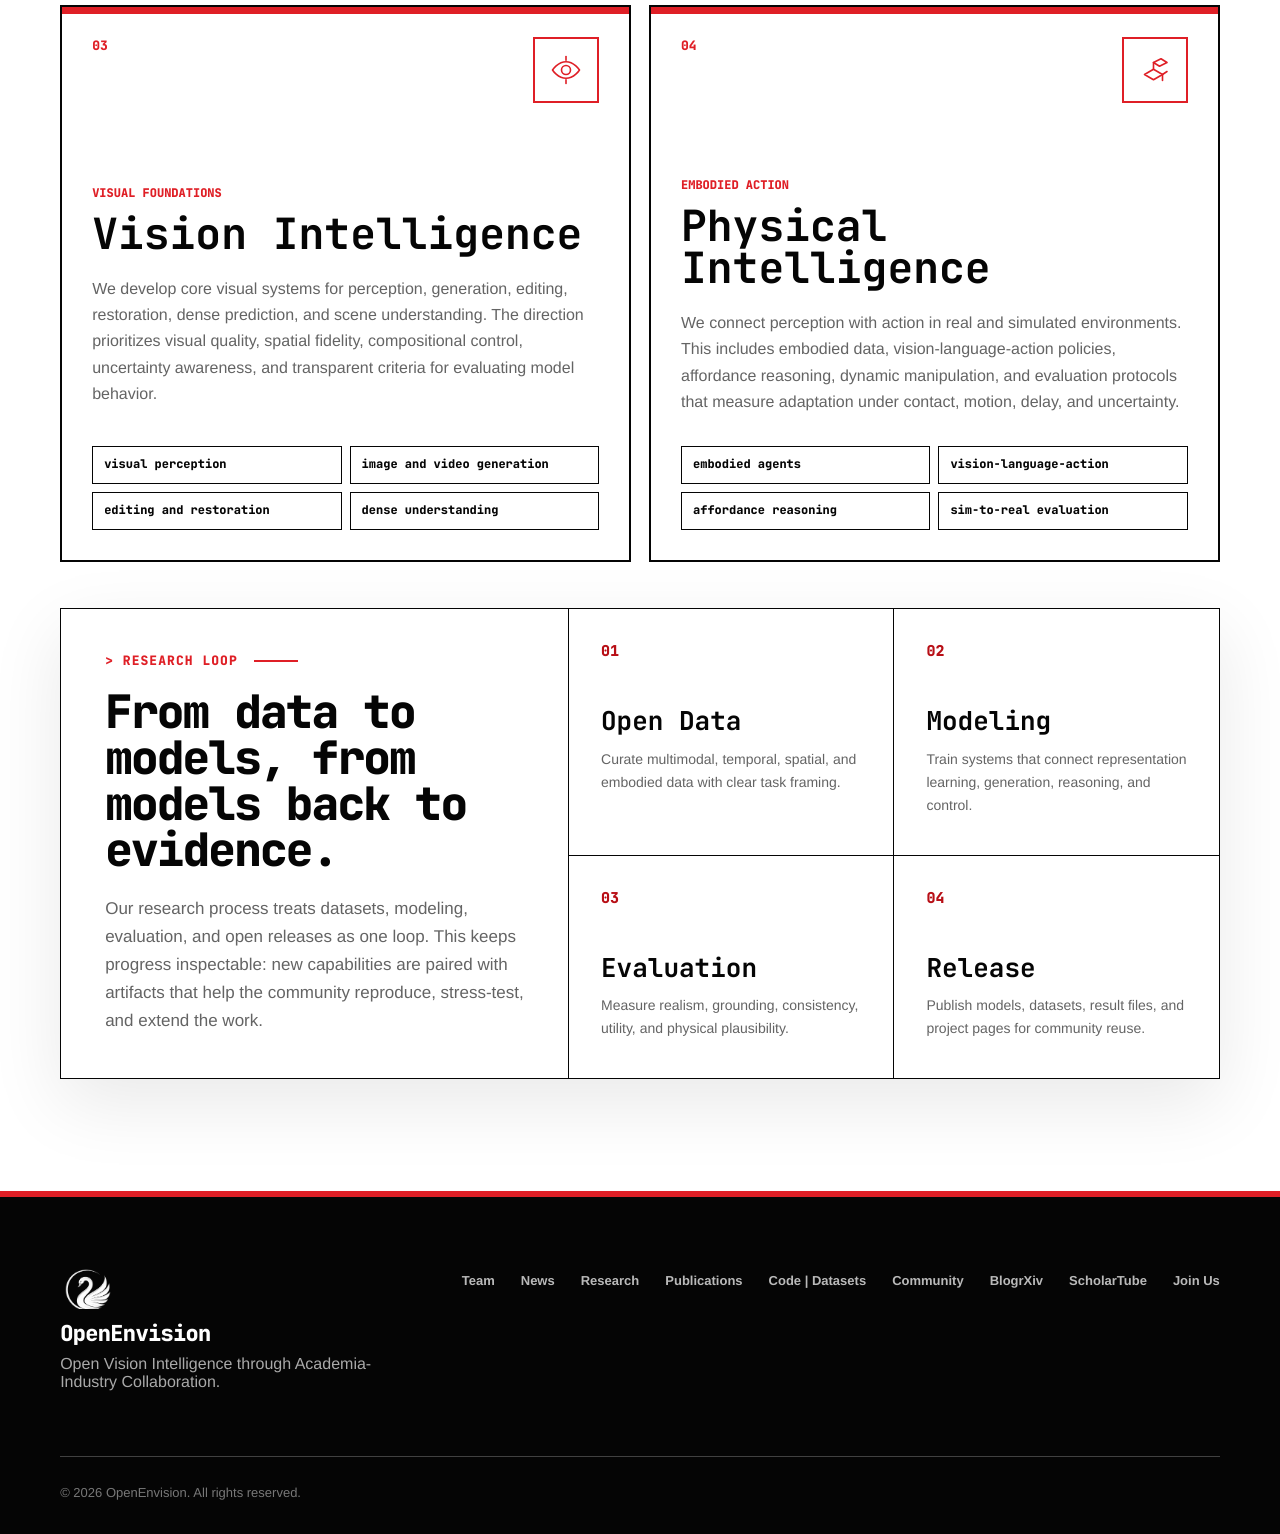
<file: research.html>
<!DOCTYPE html>
<html lang="en">
  <head>
    <meta charset="utf-8" />
    <meta name="viewport" content="width=device-width, initial-scale=1" />
    <title>Research | OpenEnvision</title>
    <meta
      name="description"
      content="OpenEnvision research directions in world models, multimodal intelligence, vision intelligence, and physical intelligence."
    />
    <link rel="icon" type="image/png" href="assets/img/brand/openenvision_mark.png?v=tab-logo" />
    <link rel="shortcut icon" type="image/png" href="assets/img/brand/openenvision_mark.png?v=tab-logo" />
    <link rel="apple-touch-icon" href="assets/img/brand/openenvision_mark.png?v=tab-logo" />
    <link rel="preconnect" href="https://fonts.googleapis.com" />
    <link rel="preconnect" href="https://fonts.gstatic.com" crossorigin />
    <link
      rel="stylesheet"
      href="https://fonts.googleapis.com/css2?family=JetBrains+Mono:wght@400;500;700;800&display=swap"
    />
    <link rel="stylesheet" href="assets/css/styles.css?v=visual-system-20260710-community" />
    <link rel="stylesheet" href="assets/css/black-swan-theme.css?v=20260801-foresight" />
  </head>
  <body data-page="research">
    <header class="site-header" data-header>
      <a class="brand" href="index.html" aria-label="OpenEnvision home">
        <img class="brand-logo" src="assets/img/brand/openenvision_mark.png" alt="OpenEnvision logo" />
        <span>OpenEnvision</span>
      </a>
      <button class="nav-toggle" type="button" aria-expanded="false" aria-label="Open navigation" data-nav-toggle>
        <span></span>
        <span></span>
      </button>
      <nav class="site-nav" aria-label="Primary navigation" data-nav>
        <a href="index.html" data-page-link="home">Home</a>
        <a href="team.html" data-page-link="team">Team</a>
        <a href="news.html" data-page-link="news">News</a>
        <a href="research.html" data-page-link="research">Research</a>
        <a href="publications.html" data-page-link="publications">Publications</a>
        <a href="code-datasets.html" data-page-link="code-datasets">Code | Datasets</a>
        <a href="foresight.html" data-page-link="foresight">Community</a>
        <details class="nav-dropdown" data-nav-dropdown>
          <summary>
            <span>Links</span>
            <svg viewBox="0 0 16 16" aria-hidden="true"><path d="m4 6 4 4 4-4" /></svg>
          </summary>
          <div class="nav-dropdown-menu">
            <a href="community.html" data-page-link="community">BlogrXiv</a>
            <a href="scholartube.html" data-page-link="scholartube">ScholarTube</a>
          </div>
        </details>
        <a href="join-us.html" data-page-link="join">Join Us</a>
      </nav>
    </header>

    <main class="research-page-main">
      <section class="research-landing" aria-labelledby="research-title">
        <div class="research-landing-inner">
          <div class="research-landing-copy">
            <p class="eyebrow">Research</p>
            <h1 id="research-title">Open Vision Intelligence.</h1>
            <p>
              OpenEnvision studies models that perceive, reason, forecast, and act across visual
              worlds, multimodal signals, and physical environments.
            </p>
            <nav class="research-anchors" aria-label="Research focus navigation">
              <a href="#world-model">World Model</a>
              <a href="#multimodal-intelligence">Multimodal Intelligence</a>
              <a href="#vision-intelligence">Vision Intelligence</a>
              <a href="#physical-intelligence">Physical Intelligence</a>
            </nav>
          </div>

          <div class="research-visual" aria-hidden="true">
            <div class="research-visual-head">
              <span>OpenEnvision</span>
              <span>Research System</span>
            </div>
            <div class="research-system">
              <span class="system-axis system-axis-x"></span>
              <span class="system-axis system-axis-y"></span>
              <span class="system-ring system-ring-one"></span>
              <span class="system-ring system-ring-two"></span>
              <div class="system-core">Open<br />Vision</div>
              <div class="system-node system-node-world">World<br />Model</div>
              <div class="system-node system-node-multi">Multimodal<br />Intelligence</div>
              <div class="system-node system-node-vision">Vision<br />Intelligence</div>
              <div class="system-node system-node-physical">Physical<br />Intelligence</div>
            </div>
          </div>
        </div>
      </section>

      <section class="research-focus-section" aria-labelledby="research-focus-title">
        <div class="research-focus-head">
          <div>
            <p class="section-kicker">Research Focus</p>
            <h2 id="research-focus-title">Four research pillars.</h2>
          </div>
          <p>
            Each direction is designed to reinforce the others: predictive world representations,
            multimodal reasoning, high-fidelity visual understanding, and grounded action in
            physical environments.
          </p>
        </div>

        <div class="research-focus-grid">
          <article class="research-focus-card focus-world" id="world-model">
            <div class="focus-card-top">
              <span class="focus-index">01</span>
              <span class="focus-icon" aria-hidden="true">
                <svg viewBox="0 0 48 48" focusable="false">
                  <circle cx="24" cy="24" r="14"></circle>
                  <path d="M8 25c8-9 24-12 32-3"></path>
                  <path d="M12 33c9 5 22 4 30-5"></path>
                  <circle cx="33" cy="17" r="2.5"></circle>
                </svg>
              </span>
            </div>
            <div>
              <p class="focus-label">Predictive systems</p>
              <h3>World Model</h3>
              <p class="focus-copy">
                We study predictive representations that model how scenes, agents, cameras, and
                objects evolve over time. The goal is to support controllable rollout, counterfactual
                reasoning, long-horizon video prediction, and evaluation of whether generated
                futures remain geometrically and physically coherent.
              </p>
            </div>
            <ul class="focus-points">
              <li>video-action modeling</li>
              <li>spatial-temporal</li>
              <li>scene dynamics</li>
              <li>geometric consistency</li>
            </ul>
          </article>

          <article class="research-focus-card focus-multimodal" id="multimodal-intelligence">
            <div class="focus-card-top">
              <span class="focus-index">02</span>
              <span class="focus-icon" aria-hidden="true">
                <svg viewBox="0 0 48 48" focusable="false">
                  <rect x="8" y="10" width="14" height="11" rx="2"></rect>
                  <rect x="26" y="10" width="14" height="11" rx="2"></rect>
                  <rect x="17" y="28" width="14" height="11" rx="2"></rect>
                  <path d="M22 18h4"></path>
                  <path d="M17 28l-5-7"></path>
                  <path d="M31 28l5-7"></path>
                </svg>
              </span>
            </div>
            <div>
              <p class="focus-label">Cross-modal reasoning</p>
              <h3>Multimodal Intelligence</h3>
              <p class="focus-copy">
                We build models that connect images, video, language, audio, and structured visual
                signals into shared representations. Our emphasis is on grounded reasoning,
                instruction following, long-context understanding, and systems that can compare,
                explain, generate, and verify across modalities.
              </p>
            </div>
            <ul class="focus-points">
              <li>vision-language alignment</li>
              <li>multimodal generation</li>
              <li>long-context reasoning</li>
              <li>grounded evaluation</li>
            </ul>
          </article>

          <article class="research-focus-card focus-vision" id="vision-intelligence">
            <div class="focus-card-top">
              <span class="focus-index">03</span>
              <span class="focus-icon" aria-hidden="true">
                <svg viewBox="0 0 48 48" focusable="false">
                  <path d="M6 24s7-11 18-11 18 11 18 11-7 11-18 11S6 24 6 24Z"></path>
                  <circle cx="24" cy="24" r="6"></circle>
                  <path d="M24 6v5"></path>
                  <path d="M24 37v5"></path>
                </svg>
              </span>
            </div>
            <div>
              <p class="focus-label">Visual foundations</p>
              <h3>Vision Intelligence</h3>
              <p class="focus-copy">
                We develop core visual systems for perception, generation, editing, restoration,
                dense prediction, and scene understanding. The direction prioritizes visual quality,
                spatial fidelity, compositional control, uncertainty awareness, and transparent
                criteria for evaluating model behavior.
              </p>
            </div>
            <ul class="focus-points">
              <li>visual perception</li>
              <li>image and video generation</li>
              <li>editing and restoration</li>
              <li>dense understanding</li>
            </ul>
          </article>

          <article class="research-focus-card focus-physical" id="physical-intelligence">
            <div class="focus-card-top">
              <span class="focus-index">04</span>
              <span class="focus-icon" aria-hidden="true">
                <svg viewBox="0 0 48 48" focusable="false">
                  <path d="M10 30l12-7 12 7-12 7-12-7Z"></path>
                  <path d="M22 23v-9"></path>
                  <path d="M22 14l10-5 8 5-10 5-8-5Z"></path>
                  <path d="M34 30l6-4"></path>
                  <path d="M34 30v8"></path>
                </svg>
              </span>
            </div>
            <div>
              <p class="focus-label">Embodied action</p>
              <h3>Physical Intelligence</h3>
              <p class="focus-copy">
                We connect perception with action in real and simulated environments. This includes
                embodied data, vision-language-action policies, affordance reasoning, dynamic
                manipulation, and evaluation protocols that measure adaptation under contact,
                motion, delay, and uncertainty.
              </p>
            </div>
            <ul class="focus-points">
              <li>embodied agents</li>
              <li>vision-language-action</li>
              <li>affordance reasoning</li>
              <li>sim-to-real evaluation</li>
            </ul>
          </article>
        </div>
      </section>

      <section class="research-method-section" aria-labelledby="research-method-title">
        <div class="research-method-panel">
          <div class="research-method-copy">
            <p class="section-kicker">Research Loop</p>
            <h2 id="research-method-title">From data to models, from models back to evidence.</h2>
            <p>
              Our research process treats datasets, modeling, evaluation, and open releases as one
              loop. This keeps progress inspectable: new capabilities are paired with artifacts that
              help the community reproduce, stress-test, and extend the work.
            </p>
          </div>
          <div class="research-loop-list" aria-label="Research workflow">
            <div>
              <span>01</span>
              <h3>Open Data</h3>
              <p>Curate multimodal, temporal, spatial, and embodied data with clear task framing.</p>
            </div>
            <div>
              <span>02</span>
              <h3>Modeling</h3>
              <p>Train systems that connect representation learning, generation, reasoning, and control.</p>
            </div>
            <div>
              <span>03</span>
              <h3>Evaluation</h3>
              <p>Measure realism, grounding, consistency, utility, and physical plausibility.</p>
            </div>
            <div>
              <span>04</span>
              <h3>Release</h3>
              <p>Publish models, datasets, result files, and project pages for community reuse.</p>
            </div>
          </div>
        </div>
      </section>
    </main>

    <footer class="site-footer">
      <div>
        <img class="footer-logo" src="assets/img/brand/openenvision_mark.png" alt="OpenEnvision logo" loading="lazy" decoding="async" />
        <a class="footer-brand" href="index.html">OpenEnvision</a>
        <p>Open Vision Intelligence through Academia-Industry Collaboration.</p>
      </div>
      <div class="footer-links">
        <a href="team.html">Team</a>
        <a href="news.html">News</a>
        <a href="research.html">Research</a>
        <a href="publications.html">Publications</a>
        <a href="code-datasets.html">Code | Datasets</a>
        <a href="foresight.html">Community</a>
        <a href="community.html">BlogrXiv</a>
        <a href="scholartube.html">ScholarTube</a>
        <a href="join-us.html">Join Us</a>
      </div>
      <p class="footer-copyright">© 2026 OpenEnvision. All rights reserved.</p>
    </footer>

    <script src="assets/js/main.js?v=20260801-foresight"></script>
  </body>
</html>
</file>
<file: assets/css/styles.css>
:root {
  --ink: #070809;
  --ink-soft: #151718;
  --paper: #f4f4f0;
  --sheet: #ffffff;
  --line: rgba(7, 8, 9, 0.12);
  --line-dark: rgba(255, 255, 255, 0.14);
  --muted: #5f666a;
  --red: #e53a32;
  --red-dark: #a92d2a;
  --green: #0a8f80;
  --blue: #2657b8;
  --gold: #b88116;
  --radius: 8px;
  --shadow: 0 24px 72px rgba(10, 14, 16, 0.12);
}

* {
  box-sizing: border-box;
}

html {
  scroll-behavior: smooth;
}

body {
  margin: 0;
  color: var(--ink);
  background: var(--paper);
  font-family:
    Inter, ui-sans-serif, system-ui, -apple-system, BlinkMacSystemFont, "Segoe UI", sans-serif;
  letter-spacing: 0;
  text-rendering: geometricPrecision;
}

body.nav-open {
  overflow: hidden;
}

a {
  color: inherit;
  text-decoration: none;
}

img,
canvas {
  display: block;
}

.site-header {
  position: fixed;
  inset: 0 0 auto;
  z-index: 30;
  display: flex;
  align-items: center;
  justify-content: space-between;
  height: 74px;
  padding: 0 54px;
  color: var(--ink);
  border-bottom: 1px solid rgba(7, 8, 9, 0.08);
  background: rgba(244, 244, 240, 0.92);
  backdrop-filter: blur(18px);
  transition:
    background 220ms ease,
    border-color 220ms ease,
    color 220ms ease,
    height 220ms ease;
}

.home-page .site-header:not(.is-scrolled):not(.nav-active) {
  color: rgba(255, 255, 255, 0.9);
  border-bottom-color: transparent;
  background: transparent;
}

.site-header.is-scrolled,
.site-header.nav-active {
  height: 66px;
}

.brand {
  display: inline-flex;
  align-items: center;
  gap: 12px;
  min-width: 0;
  font-size: 22px;
  font-weight: 860;
}

.brand-logo {
  width: 58px;
  height: 48px;
  object-fit: contain;
  border: 0;
  border-radius: 0;
  box-shadow: none;
}

.site-header.is-scrolled .brand-logo,
.site-header.nav-active .brand-logo {
  width: 54px;
  height: 44px;
}

.home-page .site-header:not(.is-scrolled):not(.nav-active) .brand-logo {
  filter: grayscale(1) invert(1) brightness(1.32);
  opacity: 0.9;
}

.site-nav {
  display: flex;
  align-items: center;
  gap: 28px;
  font-size: 14px;
  font-weight: 720;
}

.site-nav a {
  position: relative;
  padding: 10px 0;
  opacity: 0.74;
}

.site-nav a::after {
  position: absolute;
  right: 0;
  bottom: 2px;
  left: 0;
  height: 2px;
  content: "";
  background: var(--red);
  transform: scaleX(0);
  transform-origin: left;
  transition: transform 180ms ease;
}

.site-nav a:hover,
.site-nav a[aria-current="page"] {
  opacity: 1;
}

.site-nav a:hover::after,
.site-nav a[aria-current="page"]::after {
  transform: scaleX(1);
}

.nav-toggle {
  display: none;
  width: 42px;
  height: 42px;
  padding: 0;
  color: inherit;
  border: 1px solid currentColor;
  border-radius: 50%;
  background: transparent;
}

.nav-toggle span {
  display: block;
  width: 16px;
  height: 2px;
  margin: 4px auto;
  background: currentColor;
  transition: transform 180ms ease;
}

.nav-toggle[aria-expanded="true"] span:first-child {
  transform: translateY(3px) rotate(45deg);
}

.nav-toggle[aria-expanded="true"] span:last-child {
  transform: translateY(-3px) rotate(-45deg);
}

.home-hero {
  position: relative;
  min-height: 100svh;
  overflow: hidden;
  color: #fff;
  background: #03050d;
}

.home-hero::before {
  position: absolute;
  inset: -4%;
  content: "";
  background:
    linear-gradient(90deg, rgba(1, 3, 10, 0.7), rgba(1, 3, 10, 0.22) 52%, rgba(1, 3, 10, 0.2)),
    url("../img/backgrounds/milky-way-hero.png") center 48% / cover no-repeat;
  filter: saturate(1.04) contrast(1.08) brightness(0.72);
  transform: scale(1.04);
  transform-origin: 58% 48%;
  animation: real-sky-drift 38s ease-in-out infinite alternate;
}

#starfield {
  position: absolute;
  inset: 0;
  z-index: 2;
  width: 100%;
  height: 100%;
  opacity: 0.24;
  mix-blend-mode: screen;
  pointer-events: none;
}

.hero-shade {
  position: absolute;
  inset: 0;
  z-index: 1;
  pointer-events: none;
  background:
    radial-gradient(ellipse at 72% 44%, rgba(139, 151, 216, 0.08), transparent 42%),
    linear-gradient(90deg, rgba(1, 3, 10, 0.96), rgba(2, 4, 12, 0.62) 42%, rgba(2, 4, 12, 0.08) 78%),
    linear-gradient(0deg, rgba(1, 3, 10, 0.9), rgba(1, 3, 10, 0.32) 48%, transparent 76%);
}

@keyframes real-sky-drift {
  0% {
    transform: scale(1.04) translate3d(-1.8%, -0.6%, 0);
  }

  100% {
    transform: scale(1.1) translate3d(2.2%, 1.2%, 0);
  }
}

.hero-content {
  position: relative;
  z-index: 3;
  width: min(780px, calc(100% - 48px));
  padding: 180px 0 160px;
  margin-left: 64px;
}

.eyebrow,
.section-kicker,
.artifact-card span,
.preview-card span,
.join-card span,
.row-number {
  margin: 0 0 16px;
  color: var(--red);
  font-size: 12px;
  font-weight: 840;
  line-height: 1.2;
  text-transform: uppercase;
}

.home-hero h1 {
  margin: 0;
  font-size: 128px;
  line-height: 0.88;
  letter-spacing: 0;
}

.hero-copy {
  max-width: 690px;
  margin: 28px 0 0;
  color: rgba(255, 255, 255, 0.72);
  font-size: 23px;
  line-height: 1.48;
}

.hero-actions {
  display: flex;
  flex-wrap: wrap;
  gap: 12px;
  margin-top: 34px;
}

.button {
  display: inline-flex;
  align-items: center;
  justify-content: center;
  min-height: 48px;
  padding: 0 22px;
  border: 1px solid transparent;
  border-radius: 999px;
  font-size: 14px;
  font-weight: 840;
  transition:
    transform 180ms ease,
    background 180ms ease,
    border-color 180ms ease;
}

.button:hover {
  transform: translateY(-2px);
}

.button-primary {
  color: #fff;
  background: var(--red);
}

.button-secondary {
  color: #fff;
  border-color: rgba(255, 255, 255, 0.28);
  background: rgba(255, 255, 255, 0.06);
}

.button-dark {
  color: #fff;
  background: var(--ink);
}

.section {
  padding: 112px 64px;
}

.statement-section {
  display: grid;
  grid-template-columns: minmax(0, 1fr) minmax(340px, 460px);
  gap: 54px;
  align-items: end;
  background: var(--sheet);
}

.statement,
.section-head,
.publication-page,
.research-list {
  width: min(1160px, 100%);
  margin: 0 auto;
}

.statement h2,
.section h2,
.page-hero h1,
.resources-band h2,
.contact-section h2 {
  margin: 0;
  font-size: 60px;
  line-height: 1.02;
  letter-spacing: 0;
}

.statement p:last-child,
.section-note,
.publication-item p,
.artifact-card p,
.preview-card p,
.research-row p,
.large-panel p,
.method-list p,
.page-hero p,
.join-card p,
.contact-section p {
  color: var(--muted);
  line-height: 1.64;
}

.statement p:last-child {
  max-width: 700px;
  font-size: 18px;
}

.metric-strip {
  display: grid;
  grid-template-columns: repeat(2, minmax(0, 1fr));
  gap: 1px;
  overflow: hidden;
  border: 1px solid var(--line);
  border-radius: var(--radius);
  background: var(--line);
}

.metric-strip div {
  min-height: 130px;
  padding: 24px;
  background: #f9f9f6;
}

.metric-strip strong {
  display: block;
  font-size: 42px;
  line-height: 1;
}

.metric-strip span {
  display: block;
  margin-top: 12px;
  color: var(--muted);
  font-size: 13px;
  font-weight: 760;
  text-transform: uppercase;
}

.preview-section {
  background: var(--paper);
}

.section-head {
  margin-bottom: 42px;
}

.split-head {
  display: grid;
  grid-template-columns: minmax(0, 1fr) auto;
  align-items: end;
  gap: 32px;
}

.preview-grid,
.people-grid,
.artifact-grid,
.join-grid {
  display: grid;
  width: min(1160px, 100%);
  margin: 0 auto;
  gap: 18px;
}

.preview-grid {
  grid-template-columns: repeat(4, minmax(0, 1fr));
}

.preview-card,
.person-card,
.artifact-card,
.join-card,
.publication-item,
.large-panel,
.method-list div,
.empty-note {
  border: 1px solid var(--line);
  border-radius: var(--radius);
  background: rgba(255, 255, 255, 0.82);
  box-shadow: var(--shadow);
}

.preview-card {
  min-height: 292px;
  padding: 28px;
  transition:
    transform 180ms ease,
    border-color 180ms ease;
}

.preview-card:hover,
.artifact-card:hover {
  border-color: rgba(229, 58, 50, 0.34);
  transform: translateY(-4px);
}

.preview-card:nth-child(2) span {
  color: var(--green);
}

.preview-card:nth-child(3) span {
  color: var(--blue);
}

.preview-card:nth-child(4) span {
  color: var(--gold);
}

.preview-card h3,
.person-card h3,
.method-list h3 {
  margin: 0;
  font-size: 24px;
  line-height: 1.15;
}

.home-system-section {
  position: relative;
  overflow: hidden;
  color: #fff;
  background:
    linear-gradient(180deg, #080909 0%, #121414 100%),
    var(--ink);
}

.home-system-section::before {
  position: absolute;
  inset: 0;
  content: "";
  pointer-events: none;
  background-image:
    linear-gradient(rgba(255, 255, 255, 0.055) 1px, transparent 1px),
    linear-gradient(90deg, rgba(255, 255, 255, 0.04) 1px, transparent 1px);
  background-size: 58px 58px;
  mask-image: linear-gradient(90deg, rgba(0, 0, 0, 0.82), transparent 82%);
}

.home-system-shell {
  position: relative;
  z-index: 1;
  display: grid;
  width: min(1160px, 100%);
  grid-template-columns: minmax(0, 0.72fr) minmax(0, 1fr);
  gap: 72px;
  align-items: start;
  margin: 0 auto;
}

.home-system-copy {
  position: sticky;
  top: 108px;
}

.home-system-copy h2 {
  max-width: 640px;
  margin: 0;
}

.home-system-copy p:last-child {
  max-width: 560px;
  margin: 28px 0 0;
  color: rgba(255, 255, 255, 0.66);
  font-size: 18px;
  line-height: 1.7;
}

.home-system-flow {
  display: grid;
  gap: 0;
  border-top: 1px solid rgba(255, 255, 255, 0.16);
}

.home-system-flow article {
  display: grid;
  grid-template-columns: 72px minmax(0, 1fr);
  gap: 28px;
  min-height: 148px;
  align-items: start;
  padding: 28px 0;
  border-bottom: 1px solid rgba(255, 255, 255, 0.16);
}

.home-system-flow span {
  display: inline-flex;
  width: 42px;
  height: 42px;
  align-items: center;
  justify-content: center;
  color: #fff;
  font-size: 12px;
  font-weight: 900;
  border: 1px solid rgba(255, 255, 255, 0.18);
  border-radius: 50%;
  background: rgba(255, 255, 255, 0.06);
}

.home-system-flow h3 {
  margin: 0;
  font-size: 34px;
  line-height: 1;
}

.home-system-flow p {
  max-width: 620px;
  margin: 14px 0 0;
  color: rgba(255, 255, 255, 0.62);
  font-size: 15px;
  line-height: 1.64;
}

.publication-page {
  background: var(--sheet);
}

.text-link {
  color: var(--red-dark);
  font-size: 14px;
  font-weight: 840;
}

.publication-item {
  display: grid;
  grid-template-columns: 96px minmax(0, 1fr);
  gap: 30px;
  width: min(1160px, 100%);
  margin: 0 auto;
  padding: 38px;
}

.publication-item h2,
.artifact-card h2,
.join-card h2 {
  margin: 0;
  font-size: 30px;
  line-height: 1.16;
}

.resources-band,
.contact-section,
.panel-section {
  display: grid;
  grid-template-columns: minmax(0, 1fr) auto;
  gap: 36px;
  align-items: center;
  color: #fff;
  background: var(--ink);
}

.resources-band h2,
.contact-section h2,
.large-panel h2 {
  max-width: 820px;
}

.light-band {
  color: var(--ink);
  background: var(--paper);
}

.page-hero {
  padding: 160px 64px 92px;
  color: var(--ink);
  background:
    linear-gradient(180deg, rgba(255, 255, 255, 0.92), rgba(244, 244, 240, 0.98)),
    var(--paper);
}

.page-hero h1,
.page-hero p,
.page-hero .eyebrow {
  width: min(980px, 100%);
  margin-right: auto;
  margin-left: auto;
}

.page-hero h1 {
  font-size: 82px;
}

.page-hero p:last-child {
  max-width: 720px;
  margin-top: 24px;
  margin-left: calc((100% - min(980px, 100%)) / 2);
  font-size: 20px;
}

.research-hero,
.join-hero {
  color: #fff;
  background:
    linear-gradient(135deg, rgba(7, 8, 9, 0.98), rgba(19, 22, 23, 0.94)),
    var(--ink);
}

.research-hero p,
.join-hero p {
  color: rgba(255, 255, 255, 0.72);
}

.research-list {
  display: grid;
  gap: 0;
}

.research-row {
  display: grid;
  grid-template-columns: 86px minmax(280px, 0.85fr) minmax(280px, 0.75fr);
  gap: 32px;
  align-items: start;
  padding: 44px 0;
  border-top: 1px solid var(--line);
}

.research-row:last-child {
  border-bottom: 1px solid var(--line);
}

.research-row h2 {
  font-size: 42px;
}

.row-number {
  color: var(--muted);
}

.research-page-main {
  overflow: hidden;
  background:
    linear-gradient(180deg, #f9f9f5 0, var(--paper) 44%, #f7f7f2 100%),
    var(--paper);
}

.research-landing {
  position: relative;
  padding: 150px 64px 92px;
  overflow: hidden;
  color: #fff;
  background:
    radial-gradient(circle at 82% 18%, rgba(229, 58, 50, 0.13), transparent 26%),
    linear-gradient(135deg, #060708 0%, #111417 56%, #070809 100%);
}

.research-landing::before {
  position: absolute;
  inset: 0;
  content: "";
  pointer-events: none;
  background-image:
    linear-gradient(rgba(255, 255, 255, 0.04) 1px, transparent 1px),
    linear-gradient(90deg, rgba(255, 255, 255, 0.04) 1px, transparent 1px);
  background-size: 48px 48px;
  mask-image: linear-gradient(180deg, rgba(0, 0, 0, 0.72), transparent 84%);
}

.research-landing::after {
  position: absolute;
  right: -16vw;
  bottom: -22vw;
  width: 48vw;
  height: 48vw;
  min-width: 520px;
  min-height: 520px;
  content: "";
  border: 1px solid rgba(255, 255, 255, 0.07);
  border-radius: 50%;
  pointer-events: none;
}

.research-landing-inner,
.research-focus-head,
.research-focus-grid,
.research-method-panel {
  position: relative;
  z-index: 1;
  width: min(1240px, 100%);
  margin: 0 auto;
}

.research-landing-inner {
  display: grid;
  grid-template-columns: minmax(0, 0.96fr) minmax(360px, 0.52fr);
  gap: 64px;
  align-items: end;
}

.research-landing-copy h1 {
  max-width: 860px;
  margin: 0;
  font-size: 76px;
  line-height: 0.96;
  letter-spacing: 0;
}

.research-landing-copy p:last-of-type {
  max-width: 760px;
  margin: 26px 0 0;
  color: rgba(255, 255, 255, 0.7);
  font-size: 19px;
  line-height: 1.65;
}

.research-anchors {
  display: flex;
  flex-wrap: wrap;
  gap: 10px;
  margin-top: 34px;
}

.research-anchors a {
  display: inline-flex;
  min-height: 38px;
  align-items: center;
  padding: 0 14px;
  color: rgba(255, 255, 255, 0.76);
  font-size: 13px;
  font-weight: 820;
  border: 1px solid rgba(255, 255, 255, 0.15);
  border-radius: 999px;
  background: rgba(255, 255, 255, 0.055);
  transition:
    color 180ms ease,
    border-color 180ms ease,
    transform 180ms ease;
}

.research-anchors a:hover {
  color: #fff;
  border-color: rgba(229, 58, 50, 0.58);
  transform: translateY(-2px);
}

.research-visual {
  position: relative;
  min-height: 330px;
  padding: 24px;
  overflow: hidden;
  border: 1px solid rgba(255, 255, 255, 0.12);
  border-radius: var(--radius);
  background:
    linear-gradient(180deg, rgba(255, 255, 255, 0.08), rgba(255, 255, 255, 0.025)),
    rgba(255, 255, 255, 0.035);
  box-shadow: 0 28px 88px rgba(0, 0, 0, 0.24);
  backdrop-filter: blur(18px);
}

.research-visual::before {
  position: absolute;
  inset: 24px;
  content: "";
  border: 1px solid rgba(255, 255, 255, 0.08);
  border-radius: var(--radius);
  pointer-events: none;
}

.research-visual-head {
  position: relative;
  z-index: 2;
  display: flex;
  justify-content: space-between;
  gap: 18px;
  color: rgba(255, 255, 255, 0.56);
  font-size: 11px;
  font-weight: 820;
  text-transform: uppercase;
}

.research-system {
  position: absolute;
  inset: 74px 26px 28px;
}

.system-axis,
.system-ring {
  position: absolute;
  pointer-events: none;
}

.system-axis {
  background: rgba(255, 255, 255, 0.1);
}

.system-axis-x {
  top: 50%;
  right: 8%;
  left: 8%;
  height: 1px;
}

.system-axis-y {
  top: 8%;
  bottom: 8%;
  left: 50%;
  width: 1px;
}

.system-ring {
  inset: 9%;
  border: 1px solid rgba(255, 255, 255, 0.09);
  border-radius: 50%;
}

.system-ring-two {
  inset: 23%;
  border-color: rgba(229, 58, 50, 0.18);
}

.system-core,
.system-node {
  position: absolute;
  display: grid;
  place-items: center;
  text-align: center;
  border-radius: 50%;
}

.system-core {
  top: 50%;
  left: 50%;
  width: 104px;
  height: 104px;
  color: #fff;
  font-size: 16px;
  font-weight: 900;
  line-height: 1.05;
  background:
    radial-gradient(circle at 70% 24%, rgba(255, 255, 255, 0.16), transparent 30%),
    #e53a32;
  box-shadow: 0 18px 48px rgba(229, 58, 50, 0.18);
  transform: translate(-50%, -50%);
}

.system-node {
  width: 104px;
  height: 104px;
  padding: 12px;
  color: rgba(255, 255, 255, 0.78);
  font-size: 12px;
  font-weight: 820;
  line-height: 1.18;
  border: 1px solid rgba(255, 255, 255, 0.14);
  background: rgba(5, 8, 17, 0.56);
}

.system-node-world {
  top: -12px;
  left: 50%;
  transform: translateX(-50%);
}

.system-node-multi {
  top: 50%;
  right: 1%;
  transform: translateY(-50%);
}

.system-node-vision {
  bottom: -12px;
  left: 50%;
  transform: translateX(-50%);
}

.system-node-physical {
  top: 50%;
  left: 1%;
  transform: translateY(-50%);
}

.research-focus-section {
  padding: 112px 64px 28px;
}

.research-focus-head {
  display: grid;
  grid-template-columns: minmax(0, 0.82fr) minmax(320px, 0.48fr);
  gap: 52px;
  align-items: end;
  margin-bottom: 34px;
}

.research-focus-head h2,
.research-method-copy h2 {
  margin: 0;
  font-size: 58px;
  line-height: 1;
  letter-spacing: 0;
}

.research-focus-head p:last-child,
.research-method-copy p:last-child,
.research-loop-list p,
.focus-copy {
  color: var(--muted);
  line-height: 1.64;
}

.research-focus-head p:last-child {
  margin: 0;
  font-size: 17px;
}

.research-focus-grid {
  display: grid;
  grid-template-columns: repeat(2, minmax(0, 1fr));
  gap: 18px;
}

.research-focus-card {
  --focus-accent: var(--red);
  position: relative;
  display: grid;
  min-height: 474px;
  padding: 30px;
  overflow: hidden;
  align-content: space-between;
  scroll-margin-top: 92px;
  border: 1px solid var(--line);
  border-radius: var(--radius);
  background:
    linear-gradient(180deg, rgba(255, 255, 255, 0.96), rgba(250, 250, 246, 0.9)),
    #fff;
  box-shadow: var(--shadow);
}

.research-focus-card::before {
  position: absolute;
  top: 0;
  right: 0;
  left: 0;
  height: 3px;
  content: "";
  background: var(--focus-accent);
}

.research-focus-card::after {
  position: absolute;
  top: -110px;
  right: -110px;
  width: 260px;
  height: 260px;
  content: "";
  border-radius: 50%;
  background: color-mix(in srgb, var(--focus-accent) 12%, transparent);
  pointer-events: none;
}

.focus-world {
  --focus-accent: var(--red);
}

.focus-multimodal {
  --focus-accent: var(--green);
}

.focus-vision {
  --focus-accent: var(--blue);
}

.focus-physical {
  --focus-accent: var(--gold);
}

.focus-card-top {
  position: relative;
  z-index: 1;
  display: flex;
  align-items: flex-start;
  justify-content: space-between;
  gap: 20px;
}

.focus-index {
  color: var(--muted);
  font-size: 13px;
  font-weight: 900;
}

.focus-icon {
  display: grid;
  width: 66px;
  height: 66px;
  place-items: center;
  color: var(--focus-accent);
  border: 1px solid color-mix(in srgb, var(--focus-accent) 24%, transparent);
  border-radius: 50%;
  background: color-mix(in srgb, var(--focus-accent) 7%, #ffffff);
}

.focus-icon svg {
  width: 36px;
  height: 36px;
  fill: none;
  stroke: currentColor;
  stroke-linecap: round;
  stroke-linejoin: round;
  stroke-width: 2.15;
}

.focus-label {
  margin: 74px 0 12px;
  color: var(--focus-accent);
  font-size: 12px;
  font-weight: 860;
  text-transform: uppercase;
}

.research-focus-card h3 {
  margin: 0;
  font-size: 43px;
  line-height: 0.98;
  letter-spacing: 0;
}

.focus-copy {
  margin: 22px 0 0;
  font-size: 16px;
}

.focus-points {
  position: relative;
  z-index: 1;
  display: grid;
  grid-template-columns: repeat(2, minmax(0, 1fr));
  gap: 8px;
  padding: 0;
  margin: 30px 0 0;
  list-style: none;
}

.focus-points li {
  min-height: 38px;
  padding: 10px 11px;
  color: rgba(7, 8, 9, 0.72);
  font-size: 12px;
  font-weight: 780;
  line-height: 1.25;
  border: 1px solid var(--line);
  border-radius: 999px;
  background: rgba(255, 255, 255, 0.6);
}

.research-method-section {
  padding: 18px 64px 112px;
}

.research-method-panel {
  display: grid;
  grid-template-columns: minmax(0, 0.78fr) minmax(0, 1fr);
  gap: 1px;
  overflow: hidden;
  border: 1px solid var(--line);
  border-radius: var(--radius);
  background: var(--line);
  box-shadow: var(--shadow);
}

.research-method-copy {
  padding: 44px;
  background: #fff;
}

.research-method-copy p:last-child {
  max-width: 620px;
  margin: 22px 0 0;
  font-size: 17px;
}

.research-loop-list {
  display: grid;
  grid-template-columns: repeat(2, minmax(0, 1fr));
  gap: 1px;
  background: var(--line);
}

.research-loop-list div {
  min-height: 210px;
  padding: 32px;
  background:
    linear-gradient(180deg, rgba(255, 255, 255, 0.94), rgba(247, 247, 242, 0.92)),
    #fafaf7;
}

.research-loop-list span {
  color: var(--red-dark);
  font-size: 12px;
  font-weight: 900;
}

.research-loop-list h3 {
  margin: 46px 0 12px;
  font-size: 26px;
  line-height: 1.1;
}

.research-loop-list p {
  margin: 0;
  font-size: 14px;
}

.sr-only {
  position: absolute;
  width: 1px;
  height: 1px;
  padding: 0;
  margin: -1px;
  overflow: hidden;
  clip: rect(0, 0, 0, 0);
  white-space: nowrap;
  border: 0;
}

.team-main {
  min-height: 100svh;
  background:
    radial-gradient(circle at 86% 18%, rgba(229, 58, 50, 0.08), transparent 24%),
    linear-gradient(180deg, #fbfbf7, var(--paper));
}

.network-section {
  position: relative;
  padding: 132px 64px 96px;
  overflow: hidden;
  color: #fff;
  background:
    radial-gradient(circle at 76% 16%, rgba(45, 63, 99, 0.34), transparent 24%),
    radial-gradient(circle at 18% 28%, rgba(229, 58, 50, 0.13), transparent 22%),
    linear-gradient(135deg, #06080d, #111722 54%, #07090e);
}

.network-section::before {
  position: absolute;
  inset: 0;
  content: "";
  pointer-events: none;
  background-image:
    linear-gradient(rgba(255, 255, 255, 0.035) 1px, transparent 1px),
    linear-gradient(90deg, rgba(255, 255, 255, 0.035) 1px, transparent 1px);
  background-size: 46px 46px;
  mask-image: linear-gradient(180deg, rgba(0, 0, 0, 0.7), transparent 78%);
}

.network-head,
.network-shell,
.partner-strip {
  position: relative;
  z-index: 1;
  width: min(1240px, 100%);
  margin: 0 auto;
}

.network-head {
  display: grid;
  grid-template-columns: minmax(0, 0.85fr) minmax(320px, 0.55fr);
  gap: 48px;
  align-items: end;
  margin-bottom: 34px;
}

.network-head h1 {
  max-width: 780px;
  margin: 0;
  font-size: 76px;
  line-height: 0.95;
  letter-spacing: 0;
}

.network-overview > p {
  margin: 0;
  color: rgba(255, 255, 255, 0.68);
  font-size: 17px;
  line-height: 1.65;
}

.network-shell {
  display: grid;
  grid-template-columns: minmax(0, 1fr) 334px;
  gap: 18px;
  align-items: stretch;
}

.network-detail,
.partner-strip div {
  border: 1px solid rgba(255, 255, 255, 0.12);
  border-radius: var(--radius);
  background: rgba(255, 255, 255, 0.055);
  box-shadow: 0 28px 88px rgba(0, 0, 0, 0.24);
  backdrop-filter: blur(18px);
}

.map-card {
  position: relative;
  min-height: 510px;
  overflow: hidden;
  border-radius: var(--radius);
  box-shadow: 0 28px 88px rgba(0, 0, 0, 0.24);
}

.collab-map {
  position: absolute;
  inset: 0;
  z-index: 0;
  width: 100%;
  height: 100%;
  background: #050811;
}

.collab-map .leaflet-tile {
  filter: brightness(1.12) contrast(1.1) saturate(0.94);
}

.map-toolbar {
  position: absolute;
  top: 18px;
  right: 18px;
  left: 18px;
  z-index: 4;
  display: flex;
  flex-wrap: wrap;
  gap: 8px;
}

.map-toolbar button {
  min-height: 34px;
  padding: 0 12px;
  color: rgba(255, 255, 255, 0.76);
  font: inherit;
  font-size: 12px;
  font-weight: 820;
  border: 1px solid rgba(255, 255, 255, 0.16);
  border-radius: 999px;
  background: rgba(5, 8, 17, 0.66);
  backdrop-filter: blur(14px);
  cursor: pointer;
}

.map-toolbar button:hover,
.map-toolbar button.is-active {
  color: #fff;
  border-color: rgba(229, 58, 50, 0.62);
  background: rgba(229, 58, 50, 0.22);
}

.leaflet-container {
  font: inherit;
  background: #050811;
}

.leaflet-control-attribution {
  color: rgba(255, 255, 255, 0.56);
  background: rgba(5, 8, 17, 0.68) !important;
}

.leaflet-control-attribution a {
  color: rgba(255, 255, 255, 0.78);
}

.leaflet-bar {
  overflow: hidden;
  border: 1px solid rgba(255, 255, 255, 0.16) !important;
  border-radius: var(--radius);
}

.leaflet-bar a {
  color: #fff;
  border-bottom-color: rgba(255, 255, 255, 0.14) !important;
  background: rgba(5, 8, 17, 0.78);
}

.leaflet-bar a:hover {
  color: #fff;
  background: rgba(229, 58, 50, 0.32);
}

.country-highlight {
  mix-blend-mode: screen;
  transition:
    fill-opacity 180ms ease,
    opacity 180ms ease;
}

.map-fallback {
  display: grid;
  place-items: center;
  padding: 24px;
  color: rgba(255, 255, 255, 0.72);
  text-align: center;
}

.network-detail {
  display: flex;
  min-height: 510px;
  padding: 30px;
  flex-direction: column;
  justify-content: center;
  gap: 16px;
}

.detail-label {
  margin: 0;
  color: rgba(255, 255, 255, 0.48);
  font-size: 12px;
  font-weight: 860;
  text-transform: uppercase;
}

.network-detail h2 {
  margin: 0;
  font-size: 36px;
  line-height: 1;
  letter-spacing: 0;
}

.network-detail p {
  margin: 0;
  color: rgba(255, 255, 255, 0.7);
  line-height: 1.58;
}

.network-counts {
  display: grid;
  grid-template-columns: repeat(3, minmax(0, 1fr));
  gap: clamp(10px, 1.2vw, 18px);
  margin: 22px 0 0;
  padding: 0;
  list-style: none;
}

.network-counts li {
  display: grid;
  align-content: start;
  gap: 6px;
  padding-top: 12px;
  border-top: 2px solid var(--red);
  color: rgba(255, 255, 255, 0.76);
  font-size: 13px;
  font-weight: 600;
  line-height: 1.3;
}

.network-counts strong {
  color: #fff;
  font-size: clamp(30px, 3.15vw, 44px);
  line-height: 1;
}

.partner-strip {
  display: grid;
  grid-template-columns: repeat(5, minmax(0, 1fr));
  gap: 12px;
  margin-top: 18px;
}

.partner-strip div {
  min-height: 124px;
  padding: 20px;
}

.partner-strip span {
  display: block;
  color: rgba(255, 255, 255, 0.92);
  font-size: 13px;
  font-weight: 860;
  text-transform: uppercase;
}

.partner-strip p {
  margin: 14px 0 0;
  color: rgba(255, 255, 255, 0.58);
  font-size: 14px;
  line-height: 1.55;
}

.partner-logo-wall {
  position: relative;
  z-index: 1;
  display: grid;
  grid-template-columns: repeat(auto-fit, minmax(168px, 1fr));
  gap: 10px;
  width: min(1240px, 100%);
  margin: 14px auto 0;
}

.partner-logo-card {
  --logo-accent: rgba(229, 58, 50, 0.78);
  position: relative;
  display: grid;
  min-height: 112px;
  overflow: hidden;
  place-items: center;
  padding: 20px 18px;
  border: 1px solid rgba(16, 23, 40, 0.1);
  border-radius: 8px;
  background:
    linear-gradient(145deg, rgba(255, 255, 255, 0.98), rgba(241, 245, 249, 0.92)),
    rgba(255, 255, 255, 0.94);
  box-shadow:
    inset 0 1px 0 rgba(255, 255, 255, 0.92),
    0 14px 32px rgba(0, 0, 0, 0.16);
}

.partner-logo-card::before {
  position: absolute;
  inset: 0 auto 0 0;
  width: 3px;
  content: "";
  background: var(--logo-accent);
}

.partner-logo-card::after {
  position: absolute;
  inset: auto 14px 12px;
  height: 1px;
  content: "";
  background: linear-gradient(90deg, transparent, var(--logo-accent), transparent);
  opacity: 0.42;
}

.partner-logo-img {
  position: relative;
  z-index: 1;
  display: block;
  width: auto;
  height: auto;
  max-width: 100%;
  max-height: 58px;
  object-fit: contain;
}

.partner-logo-card.is-wide .partner-logo-img {
  max-width: min(100%, 194px);
  max-height: 58px;
}

.partner-logo-card.is-northwestern {
  padding-inline: 8px;
}

.partner-logo-card.is-northwestern .partner-logo-img {
  width: 100%;
  max-width: none;
  height: 68px;
  max-height: 68px;
  object-fit: cover;
  object-position: center;
}

.partner-logo-card.is-seal .partner-logo-img {
  max-width: min(88%, 148px);
  max-height: 74px;
}

.partner-logo-card.is-tall .partner-logo-img {
  max-width: min(78%, 108px);
  max-height: 72px;
}

.partner-logo-card.is-dark {
  border-color: rgba(255, 255, 255, 0.14);
  background:
    linear-gradient(145deg, rgba(25, 31, 48, 0.98), rgba(4, 9, 22, 0.94)),
    rgba(7, 13, 27, 0.96);
  box-shadow:
    inset 0 1px 0 rgba(255, 255, 255, 0.1),
    0 14px 32px rgba(0, 0, 0, 0.24);
}

.partner-logo-card.is-dark .partner-logo-img {
  max-width: min(100%, 208px);
  max-height: 64px;
}

.partner-logo-card[data-region="hong-kong"] {
  --logo-accent: rgba(229, 58, 50, 0.86);
}

.partner-logo-card[data-region="mainland-china"] {
  --logo-accent: rgba(184, 129, 22, 0.86);
}

.partner-logo-card[data-region="united-states"] {
  --logo-accent: rgba(38, 87, 184, 0.88);
}

.partner-logo-card[data-region="united-kingdom"] {
  --logo-accent: rgba(136, 112, 214, 0.9);
}

.partner-logo-card[data-region="singapore"] {
  --logo-accent: rgba(10, 143, 128, 0.86);
}

.team-showcase {
  width: min(1240px, 100%);
  padding: 138px 64px 116px;
  margin: 0 auto;
}

.team-title-block {
  display: grid;
  grid-template-columns: minmax(0, 1fr) auto;
  gap: 32px;
  align-items: end;
  padding-bottom: 32px;
  margin-bottom: 22px;
  border-bottom: 1px solid var(--line);
}

.team-title-block h1 {
  margin: 0;
  font-size: 154px;
  line-height: 0.82;
  letter-spacing: 0;
}

.team-title-block .eyebrow {
  align-self: end;
  margin-bottom: 10px;
}

.team-group + .team-group {
  margin-top: clamp(40px, 6vw, 72px);
}

.team-group > h2 {
  margin: 0 0 18px;
  font-size: clamp(34px, 3.8vw, 46px);
  font-weight: 800;
  line-height: 1.1;
  letter-spacing: -0.04em;
}

.team-roster {
  display: grid;
  grid-template-columns: repeat(4, minmax(0, 1fr));
  grid-auto-rows: minmax(348px, auto);
  gap: 18px;
}

.team-member {
  position: relative;
  display: flex;
  min-height: 330px;
  padding: 26px;
  overflow: hidden;
  flex-direction: column;
  justify-content: space-between;
  border: 1px solid var(--line);
  border-radius: var(--radius);
  background:
    linear-gradient(180deg, rgba(255, 255, 255, 0.96), rgba(248, 248, 244, 0.9)),
    #fff;
  box-shadow: var(--shadow);
}

.team-member::before {
  position: absolute;
  inset: auto 26px 116px 26px;
  height: 1px;
  content: "";
  background: rgba(7, 8, 9, 0.1);
}

.team-member-featured {
  min-height: 348px;
  color: #fff;
  background:
    radial-gradient(circle at 78% 22%, rgba(229, 58, 50, 0.24), transparent 28%),
    linear-gradient(135deg, #08090a, #171819 58%, #090a0b);
}

.team-member-featured::before {
  background: rgba(255, 255, 255, 0.16);
}

.member-index {
  color: var(--muted);
  font-size: 12px;
  font-weight: 860;
}

.team-member-featured .member-index {
  color: rgba(255, 255, 255, 0.62);
}

.member-portrait {
  position: absolute;
  top: 54px;
  right: 24px;
  color: rgba(7, 8, 9, 0.045);
  font-size: 132px;
  font-weight: 920;
  line-height: 0.8;
  letter-spacing: 0;
  pointer-events: none;
}

.member-portrait-link {
  pointer-events: auto;
  color: inherit;
  text-decoration: none;
  cursor: pointer;
  transition: color 180ms ease;
}

.member-portrait-link:hover,
.member-portrait-link:focus-visible {
  color: rgba(7, 8, 9, 0.14);
}

.team-member-featured .member-portrait-link:hover,
.team-member-featured .member-portrait-link:focus-visible {
  color: rgba(255, 255, 255, 0.18);
}

.member-portrait-link:focus-visible {
  outline: 2px solid currentColor;
  outline-offset: 6px;
}

.team-member-featured .member-portrait {
  top: 54px;
  right: 22px;
  color: rgba(255, 255, 255, 0.09);
  font-size: 150px;
}

.member-copy {
  position: relative;
  z-index: 1;
}

.member-copy p {
  margin: 0 0 12px;
  color: var(--muted);
  font-size: 12px;
  font-weight: 820;
  text-transform: uppercase;
}

.team-member-featured .member-copy p {
  color: rgba(255, 255, 255, 0.62);
}

.member-copy h3 {
  max-width: 460px;
  margin: 0;
  font-size: 40px;
  line-height: 0.96;
  letter-spacing: 0;
}

.team-member-featured .member-copy h3 {
  font-size: 40px;
}

.member-tags {
  display: flex;
  flex-wrap: wrap;
  gap: 8px;
  margin-top: 24px;
}

.member-tags span {
  padding: 8px 11px;
  color: var(--ink);
  font-size: 12px;
  font-weight: 800;
  border: 1px solid rgba(7, 8, 9, 0.12);
  border-radius: 999px;
  background: rgba(255, 255, 255, 0.66);
}

.team-member-featured .member-tags span {
  color: #fff;
  border-color: rgba(255, 255, 255, 0.18);
  background: rgba(255, 255, 255, 0.08);
}

.people-grid {
  grid-template-columns: repeat(4, minmax(0, 1fr));
}

.person-card {
  min-height: 248px;
  padding: 28px;
}

.avatar {
  display: grid;
  width: 62px;
  height: 62px;
  margin-bottom: 42px;
  place-items: center;
  color: #fff;
  font-weight: 900;
  border-radius: 50%;
  background: var(--red-dark);
}

.avatar-green {
  background: var(--green);
}

.avatar-blue {
  background: var(--blue);
}

.avatar-gold {
  background: var(--gold);
}

.panel-section {
  align-items: stretch;
}

.large-panel {
  padding: 42px;
  color: var(--ink);
}

.method-list {
  display: grid;
  gap: 14px;
  color: var(--ink);
}

.method-list div {
  padding: 24px;
}

.publication-page {
  display: grid;
  gap: 22px;
}

.empty-note {
  padding: 38px;
}

.empty-note h2 {
  font-size: 38px;
}

.publications-main {
  overflow: hidden;
  background:
    linear-gradient(180deg, #f7f7f2 0, var(--paper) 56%, #fbfbf7 100%),
    var(--paper);
}

.publications-hero {
  position: relative;
  padding: 150px 64px 96px;
  overflow: hidden;
  color: #fff;
  background:
    radial-gradient(circle at 80% 20%, rgba(229, 58, 50, 0.13), transparent 26%),
    linear-gradient(135deg, #060708 0%, #111417 56%, #070809 100%),
    var(--ink);
}

.publications-hero::before {
  position: absolute;
  inset: 0;
  content: "";
  pointer-events: none;
  background-image:
    linear-gradient(rgba(255, 255, 255, 0.045) 1px, transparent 1px),
    linear-gradient(90deg, rgba(255, 255, 255, 0.035) 1px, transparent 1px);
  background-size: 56px 56px;
  mask-image: linear-gradient(180deg, rgba(0, 0, 0, 0.72), transparent 84%);
}

.publications-hero::after {
  position: absolute;
  right: -18vw;
  bottom: -24vw;
  width: 48vw;
  height: 48vw;
  min-width: 520px;
  min-height: 520px;
  content: "";
  border: 1px solid rgba(255, 255, 255, 0.07);
  border-radius: 50%;
  pointer-events: none;
}

.publications-hero-inner,
.publication-section-head,
.publication-featured-card,
.publication-index {
  position: relative;
  z-index: 1;
  width: min(1240px, 100%);
  margin: 0 auto;
}

.publications-hero-inner {
  display: grid;
  grid-template-columns: minmax(0, 0.96fr) minmax(360px, 0.52fr);
  gap: 64px;
  align-items: end;
}

.publications-hero-copy h1 {
  max-width: 860px;
  margin: 0;
  font-size: 80px;
  line-height: 0.96;
  letter-spacing: 0;
}

.publications-hero-copy p:last-of-type {
  max-width: 680px;
  margin: 26px 0 0;
  color: rgba(255, 255, 255, 0.7);
  font-size: 19px;
  line-height: 1.65;
}

.publication-anchors {
  display: flex;
  flex-wrap: wrap;
  gap: 10px;
  margin-top: 34px;
}

.publication-anchors a {
  display: inline-flex;
  min-height: 38px;
  align-items: center;
  padding: 0 14px;
  color: rgba(255, 255, 255, 0.76);
  font-size: 13px;
  font-weight: 820;
  border: 1px solid rgba(255, 255, 255, 0.15);
  border-radius: 999px;
  background: rgba(255, 255, 255, 0.055);
  transition:
    color 180ms ease,
    border-color 180ms ease,
    transform 180ms ease;
}

.publication-anchors a:hover {
  color: #fff;
  border-color: rgba(229, 58, 50, 0.58);
  transform: translateY(-2px);
}

.publication-record-panel {
  position: relative;
  display: grid;
  align-content: space-between;
  gap: 28px;
  min-height: 330px;
  padding: 24px;
  overflow: hidden;
  color: #fff;
  border: 1px solid rgba(255, 255, 255, 0.12);
  border-radius: var(--radius);
  background:
    linear-gradient(180deg, rgba(255, 255, 255, 0.075), rgba(255, 255, 255, 0.028)),
    rgba(255, 255, 255, 0.045);
  box-shadow: 0 28px 88px rgba(0, 0, 0, 0.24);
  backdrop-filter: blur(18px);
}

.publication-record-panel::before {
  position: absolute;
  inset: 0;
  z-index: 0;
  content: "";
  pointer-events: none;
  background:
    linear-gradient(120deg, rgba(255, 255, 255, 0.13), transparent 34%),
    radial-gradient(circle at 78% 22%, rgba(229, 58, 50, 0.16), transparent 32%);
}

.publication-record-top {
  position: relative;
  z-index: 1;
  display: flex;
  align-items: center;
  justify-content: space-between;
  gap: 18px;
  padding-bottom: 18px;
  color: rgba(255, 255, 255, 0.56);
  font-size: 11px;
  font-weight: 860;
  text-transform: uppercase;
  border-bottom: 1px solid rgba(255, 255, 255, 0.12);
}

.publication-record-top strong {
  color: #fff;
  font-size: 13px;
}

.publication-record-list {
  position: relative;
  z-index: 1;
  display: grid;
  gap: 1px;
  overflow: hidden;
  border: 1px solid rgba(255, 255, 255, 0.11);
  border-radius: var(--radius);
  background: rgba(255, 255, 255, 0.1);
}

.publication-record-list div {
  display: grid;
  grid-template-columns: 112px minmax(0, 1fr);
  gap: 18px;
  align-items: center;
  min-height: 74px;
  padding: 16px 18px;
  background: rgba(255, 255, 255, 0.045);
}

.publication-record-list span {
  color: rgba(255, 255, 255, 0.48);
  font-size: 12px;
  font-weight: 860;
  text-transform: uppercase;
}

.publication-record-list strong {
  color: rgba(255, 255, 255, 0.9);
  font-size: 16px;
  line-height: 1.16;
}

.publication-feature-section,
.publication-index-section {
  padding: 104px 64px 0;
}

.publication-index-section {
  padding-bottom: 112px;
}

.publication-section-head {
  display: grid;
  grid-template-columns: minmax(0, 0.74fr) minmax(300px, 0.42fr);
  gap: 48px;
  align-items: end;
  margin-bottom: 28px;
}

.publication-section-head h2 {
  margin: 0;
  font-size: 56px;
  line-height: 1;
  letter-spacing: 0;
  scroll-margin-top: 126px;
}

.publication-section-head > p {
  margin: 0;
  color: var(--muted);
  font-size: 16px;
  line-height: 1.64;
}

.compact-head {
  grid-template-columns: 1fr;
}

.publication-featured-card {
  display: grid;
  grid-template-columns: 220px minmax(0, 1fr);
  min-height: 430px;
  overflow: hidden;
  border: 1px solid var(--line);
  border-radius: var(--radius);
  background:
    linear-gradient(180deg, rgba(255, 255, 255, 0.96), rgba(250, 250, 246, 0.88)),
    #fff;
  box-shadow: var(--shadow);
}

.publication-template-card {
  min-height: 360px;
}

.publication-template-card .publication-tags span,
.publication-index-template .index-main p,
.publication-index-template .index-year {
  color: rgba(7, 8, 9, 0.48);
}

.publication-template-block {
  background:
    radial-gradient(circle at 74% 16%, rgba(255, 255, 255, 0.16), transparent 30%),
    linear-gradient(145deg, #111415, #242829 64%, #5f6465 145%);
}

.publication-template-copy h3,
.publication-index-template h3 {
  color: rgba(7, 8, 9, 0.72);
}

.publication-template-copy > p,
.publication-index-template .index-main span {
  color: rgba(7, 8, 9, 0.58);
}

.publication-year-block {
  display: grid;
  min-width: 0;
  min-height: 100%;
  align-content: space-between;
  gap: 34px;
  padding: 34px;
  color: #fff;
  background:
    radial-gradient(circle at 74% 16%, rgba(255, 255, 255, 0.14), transparent 30%),
    linear-gradient(145deg, #090a0b, #171819 56%, #a92d2a 145%);
}

.year-block-meta {
  display: grid;
  width: 100%;
  min-width: 0;
}

.year-block-meta > span {
  font-size: 44px;
  font-weight: 920;
  line-height: 0.95;
}

.year-block-meta > strong {
  align-self: end;
  color: rgba(255, 255, 255, 0.68);
  font-size: 12px;
  font-weight: 880;
  text-transform: uppercase;
}

.year-block-meta > em {
  margin-top: 8px;
  color: rgba(255, 255, 255, 0.92);
  font-size: 17px;
  font-style: normal;
  font-weight: 820;
}

.publication-mini-figure {
  display: grid;
  width: 100%;
  min-width: 0;
  gap: 12px;
  padding: 18px;
  border: 1px solid rgba(255, 255, 255, 0.12);
  border-radius: var(--radius);
  background: rgba(255, 255, 255, 0.065);
}

.mini-figure-head,
.mini-node-row {
  display: flex;
  align-items: center;
  justify-content: space-between;
  gap: 10px;
}

.mini-figure-head span {
  color: rgba(255, 255, 255, 0.6);
  font-size: 10px;
  font-weight: 860;
  text-transform: uppercase;
}

.mini-bar {
  display: block;
  height: 9px;
  border-radius: 999px;
  background: rgba(255, 255, 255, 0.28);
}

.mini-bar-one {
  width: 76%;
}

.mini-bar-two {
  width: 58%;
  background: rgba(229, 58, 50, 0.56);
}

.mini-bar-three {
  width: 88%;
}

.mini-node-row {
  margin-top: 10px;
  justify-content: flex-start;
}

.mini-node-row b {
  width: 22px;
  height: 22px;
  border: 1px solid rgba(255, 255, 255, 0.2);
  border-radius: 50%;
  background: rgba(255, 255, 255, 0.08);
}

.publication-feature-copy {
  min-width: 0;
  padding: 42px;
}

.publication-tags {
  display: flex;
  flex-wrap: wrap;
  gap: 8px;
  margin-bottom: 24px;
}

.publication-tags span {
  display: inline-flex;
  min-height: 32px;
  align-items: center;
  padding: 0 11px;
  color: rgba(7, 8, 9, 0.72);
  font-size: 12px;
  font-weight: 820;
  border: 1px solid var(--line);
  border-radius: 999px;
  background: rgba(255, 255, 255, 0.68);
}

.publication-feature-copy h3 {
  max-width: 860px;
  margin: 0;
  font-size: 42px;
  line-height: 1.04;
  letter-spacing: 0;
}

.publication-feature-copy p {
  max-width: 850px;
  color: var(--muted);
  line-height: 1.66;
}

.publication-authors {
  margin-top: 18px;
  font-size: 15px;
  font-weight: 760;
}

.publication-insight-panel {
  display: grid;
  grid-template-columns: repeat(2, minmax(0, 1fr));
  min-width: 0;
  gap: 1px;
  overflow: hidden;
  margin-top: 26px;
  border: 1px solid var(--line);
  border-radius: var(--radius);
  background: var(--line);
}

.publication-insight-panel div {
  min-height: 132px;
  padding: 20px;
  background:
    linear-gradient(180deg, rgba(255, 255, 255, 0.9), rgba(248, 248, 244, 0.72)),
    #fff;
}

.publication-insight-panel span {
  display: block;
  color: var(--red-dark);
  font-size: 11px;
  font-weight: 900;
  text-transform: uppercase;
}

.publication-insight-panel p {
  margin: 18px 0 0;
  font-size: 14px;
  line-height: 1.56;
}

.publication-facts {
  display: grid;
  grid-template-columns: repeat(3, minmax(0, 1fr));
  gap: 1px;
  overflow: hidden;
  margin-top: 28px;
  border: 1px solid var(--line);
  border-radius: var(--radius);
  background: var(--line);
}

.publication-facts div {
  min-height: 96px;
  padding: 18px;
  background: rgba(255, 255, 255, 0.72);
}

.publication-facts span {
  display: block;
  color: var(--red-dark);
  font-size: 11px;
  font-weight: 900;
  text-transform: uppercase;
}

.publication-facts strong {
  display: block;
  margin-top: 20px;
  color: rgba(7, 8, 9, 0.84);
  font-size: 14px;
  line-height: 1.32;
}

.publication-actions,
.index-links {
  display: flex;
  flex-wrap: wrap;
  gap: 10px;
}

.publication-actions {
  margin-top: 28px;
}

.publication-actions a,
.index-links a {
  display: inline-flex;
  min-height: 40px;
  align-items: center;
  justify-content: center;
  padding: 0 15px;
  color: var(--ink);
  font-size: 13px;
  font-weight: 860;
  border: 1px solid var(--line);
  border-radius: 999px;
  background: #fafaf7;
  transition:
    border-color 180ms ease,
    transform 180ms ease;
}

.publication-actions a:first-child,
.index-links a:first-child {
  color: #fff;
  border-color: var(--ink);
  background: var(--ink);
}

.publication-actions a:hover,
.index-links a:hover {
  border-color: rgba(229, 58, 50, 0.4);
  transform: translateY(-2px);
}

.publication-bibtex {
  min-width: 0;
  margin-top: 18px;
  overflow: hidden;
  border: 1px solid var(--line);
  border-radius: var(--radius);
  background: rgba(255, 255, 255, 0.72);
}

.publication-bibtex summary {
  display: flex;
  min-height: 48px;
  align-items: center;
  justify-content: space-between;
  gap: 18px;
  padding: 0 16px;
  cursor: pointer;
  list-style: none;
}

.publication-bibtex summary::-webkit-details-marker {
  display: none;
}

.publication-bibtex summary span {
  color: var(--ink);
  font-size: 13px;
  font-weight: 880;
}

.publication-bibtex summary strong {
  color: var(--muted);
  font-size: 12px;
  font-weight: 820;
}

.publication-bibtex pre {
  max-width: 100%;
  overflow-x: auto;
  padding: 18px;
  margin: 0;
  color: rgba(7, 8, 9, 0.74);
  font:
    12px/1.6 ui-monospace, SFMono-Regular, Menlo, Monaco, Consolas, "Liberation Mono",
    "Courier New", monospace;
  border-top: 1px solid var(--line);
  background: rgba(250, 250, 247, 0.92);
}

.publication-index {
  display: grid;
  gap: 14px;
}

.publication-index-row,
.publication-next {
  border: 1px solid var(--line);
  border-radius: var(--radius);
  background: rgba(255, 255, 255, 0.82);
  box-shadow: var(--shadow);
}

.publication-index-row {
  display: grid;
  grid-template-columns: 96px minmax(0, 1fr) auto;
  gap: 28px;
  align-items: center;
  padding: 28px;
}

.index-year {
  color: var(--red-dark);
  font-size: 26px;
  font-weight: 920;
}

.index-main p {
  margin: 0 0 8px;
  color: var(--red-dark);
  font-size: 12px;
  font-weight: 860;
  text-transform: uppercase;
}

.index-main h3 {
  margin: 0;
  font-size: 28px;
  line-height: 1.12;
}

.index-main span {
  display: block;
  margin-top: 8px;
  color: var(--muted);
  line-height: 1.55;
}

.index-template-links span {
  display: inline-flex;
  min-height: 40px;
  align-items: center;
  justify-content: center;
  padding: 0 15px;
  color: rgba(7, 8, 9, 0.48);
  font-size: 13px;
  font-weight: 860;
  border: 1px dashed rgba(7, 8, 9, 0.18);
  border-radius: 999px;
  background: rgba(250, 250, 247, 0.64);
}

.publication-next {
  padding: 30px;
  background:
    linear-gradient(135deg, rgba(255, 255, 255, 0.9), rgba(250, 250, 246, 0.76)),
    #fff;
}

.publication-next h3 {
  max-width: 760px;
  margin: 0;
  font-size: 30px;
  line-height: 1.16;
  letter-spacing: 0;
}

.resources-main {
  overflow: hidden;
  background:
    linear-gradient(180deg, #f8f8f3 0, var(--paper) 54%, #fbfbf7 100%),
    var(--paper);
}

.resources-hero {
  position: relative;
  padding: 154px 64px 88px;
  overflow: hidden;
  color: #fff;
  background:
    radial-gradient(circle at 82% 22%, rgba(10, 143, 128, 0.13), transparent 25%),
    radial-gradient(circle at 18% 78%, rgba(229, 58, 50, 0.12), transparent 28%),
    linear-gradient(135deg, #060708 0%, #111417 58%, #070809 100%);
}

.resources-hero::before {
  position: absolute;
  inset: 0;
  content: "";
  pointer-events: none;
  background-image:
    linear-gradient(rgba(255, 255, 255, 0.04) 1px, transparent 1px),
    linear-gradient(90deg, rgba(255, 255, 255, 0.04) 1px, transparent 1px);
  background-size: 48px 48px;
  mask-image: linear-gradient(180deg, rgba(0, 0, 0, 0.76), transparent 84%);
}

.resources-hero-inner,
.resource-section-head,
.resource-type-grid,
.release-standards-head,
.release-standards-grid {
  position: relative;
  z-index: 1;
  width: min(1240px, 100%);
  margin: 0 auto;
}

.resources-hero-inner {
  display: grid;
  grid-template-columns: minmax(0, 0.9fr) minmax(360px, 0.42fr);
  gap: 64px;
  align-items: end;
}

.resources-hero-copy h1 {
  max-width: 900px;
  margin: 0;
  font-size: 76px;
  line-height: 0.96;
  letter-spacing: 0;
}

.resources-hero-copy p:last-of-type {
  max-width: 760px;
  margin: 26px 0 0;
  color: rgba(255, 255, 255, 0.7);
  font-size: 19px;
  line-height: 1.65;
}

.resource-anchors {
  display: flex;
  flex-wrap: wrap;
  gap: 10px;
  margin-top: 34px;
}

.resource-anchors a {
  display: inline-flex;
  min-height: 38px;
  align-items: center;
  padding: 0 14px;
  color: rgba(255, 255, 255, 0.76);
  font-size: 13px;
  font-weight: 820;
  border: 1px solid rgba(255, 255, 255, 0.15);
  border-radius: 999px;
  background: rgba(255, 255, 255, 0.055);
  transition:
    color 180ms ease,
    border-color 180ms ease,
    transform 180ms ease;
}

.resource-anchors a:hover {
  color: #fff;
  border-color: rgba(10, 143, 128, 0.58);
  transform: translateY(-2px);
}

.resource-console {
  position: relative;
  min-height: 386px;
  padding: 28px;
  overflow: hidden;
  border: 1px solid rgba(255, 255, 255, 0.12);
  border-radius: var(--radius);
  background:
    linear-gradient(150deg, rgba(255, 255, 255, 0.1), rgba(255, 255, 255, 0.032) 58%, rgba(10, 143, 128, 0.08)),
    rgba(7, 9, 10, 0.22);
  box-shadow:
    inset 0 1px 0 rgba(255, 255, 255, 0.12),
    0 28px 74px rgba(0, 0, 0, 0.22);
  backdrop-filter: blur(18px);
}

.resource-console::before {
  position: absolute;
  inset: 0;
  content: "";
  pointer-events: none;
  background:
    radial-gradient(circle at 84% 18%, rgba(166, 230, 218, 0.15), transparent 30%),
    linear-gradient(135deg, rgba(255, 255, 255, 0.08), transparent 38%);
  opacity: 0.76;
}

.console-top {
  position: relative;
  z-index: 1;
  display: flex;
  align-items: center;
  justify-content: space-between;
  gap: 12px;
  color: rgba(255, 255, 255, 0.58);
  font-size: 11px;
  font-weight: 860;
  letter-spacing: 0.08em;
  text-transform: uppercase;
}

.console-top > span {
  min-width: 0;
  flex: 1;
  font-size: 10px;
  white-space: nowrap;
}

.console-top strong {
  display: inline-flex;
  flex: 0 0 auto;
  min-height: 28px;
  align-items: center;
  padding: 0 10px;
  color: #bcece2;
  font-size: 10px;
  letter-spacing: 0.06em;
  border: 1px solid rgba(166, 230, 218, 0.28);
  border-radius: 999px;
  background: rgba(10, 143, 128, 0.12);
}

.resource-hub-index {
  position: relative;
  z-index: 1;
  margin-top: 34px;
}

.resource-hub-item {
  display: grid;
  min-height: 72px;
  grid-template-columns: 46px minmax(0, 1fr);
  align-items: center;
  border-bottom: 1px solid rgba(255, 255, 255, 0.11);
}

.resource-hub-item:first-child {
  border-top: 1px solid rgba(255, 255, 255, 0.11);
}

.resource-hub-item span {
  color: #a6e6da;
  font-size: 11px;
  font-weight: 840;
  letter-spacing: 0.08em;
}

.resource-hub-item strong {
  color: #fff;
  font-size: 25px;
  line-height: 1.12;
}

.console-status {
  position: relative;
  z-index: 1;
  display: grid;
  gap: 12px;
  margin-top: 32px;
}

.console-status div {
  display: flex;
  min-height: 32px;
  align-items: center;
  justify-content: space-between;
  gap: 22px;
  padding-top: 12px;
  border-top: 1px solid rgba(255, 255, 255, 0.11);
}

.console-status span {
  color: rgba(255, 255, 255, 0.56);
  font-size: 11px;
  font-weight: 840;
  text-transform: uppercase;
}

.console-status strong {
  color: #fff;
  font-size: 15px;
  font-weight: 760;
  line-height: 1.22;
  text-align: right;
}

.resource-types-section,
.release-standards-section {
  padding: 104px 64px 0;
  scroll-margin-top: 92px;
}

.release-standards-section {
  padding-bottom: 112px;
}

.resource-section-head {
  display: grid;
  grid-template-columns: minmax(0, 0.72fr) minmax(300px, 0.42fr);
  gap: 48px;
  align-items: end;
  margin-bottom: 28px;
}

.resource-section-head h2,
.release-standards-head h2 {
  margin: 0;
  font-size: 56px;
  line-height: 1;
  letter-spacing: 0;
}

.resource-section-head p:last-child,
.release-standards-grid p,
.resource-type-card > span:last-child {
  color: var(--muted);
  line-height: 1.64;
}

.resource-section-head p:last-child {
  margin: 0;
  font-size: 16px;
}

.resource-type-grid {
  display: grid;
  grid-template-columns: repeat(4, minmax(0, 1fr));
  gap: 16px;
}

.resource-type-card {
  --resource-accent: var(--green);
  position: relative;
  min-height: 390px;
  padding: 26px;
  overflow: hidden;
  border: 1px solid var(--line);
  border-radius: var(--radius);
  background:
    linear-gradient(180deg, rgba(255, 255, 255, 0.96), rgba(250, 250, 246, 0.88)),
    #fff;
  box-shadow: var(--shadow);
}

.resource-type-card::before {
  position: absolute;
  top: 0;
  right: 0;
  left: 0;
  height: 3px;
  content: "";
  background: var(--resource-accent);
}

.resource-type-card::after {
  position: absolute;
  top: -98px;
  right: -98px;
  width: 220px;
  height: 220px;
  content: "";
  border-radius: 50%;
  background: color-mix(in srgb, var(--resource-accent) 10%, transparent);
  pointer-events: none;
}

.resource-code-card {
  --resource-accent: var(--green);
}

.resource-model-card {
  --resource-accent: var(--blue);
}

.resource-data-card {
  --resource-accent: var(--red);
}

.resource-benchmark-card {
  --resource-accent: var(--gold);
}

.resource-icon {
  display: grid;
  width: 62px;
  height: 62px;
  place-items: center;
  color: var(--resource-accent);
  border: 1px solid color-mix(in srgb, var(--resource-accent) 24%, transparent);
  border-radius: 50%;
  background: color-mix(in srgb, var(--resource-accent) 7%, #ffffff);
}

.resource-icon svg {
  width: 34px;
  height: 34px;
  fill: none;
  stroke: currentColor;
  stroke-linecap: round;
  stroke-linejoin: round;
  stroke-width: 2.15;
}

.resource-type-card p {
  margin: 66px 0 12px;
  color: var(--resource-accent);
  font-size: 12px;
  font-weight: 900;
}

.resource-type-card h3 {
  margin: 0;
  font-size: 30px;
  line-height: 1.05;
}

.resource-type-card > span:last-child {
  position: relative;
  z-index: 1;
  display: block;
  margin-top: 22px;
  font-size: 15px;
}

.worldfoundry-section {
  padding: 28px 64px 0;
  scroll-margin-top: 92px;
}

.worldfoundry-panel {
  display: grid;
  grid-template-columns: minmax(0, 0.82fr) minmax(360px, 0.48fr);
  gap: 1px;
  width: min(1240px, 100%);
  margin: 0 auto;
  overflow: hidden;
  border: 1px solid var(--line);
  border-radius: var(--radius);
  background: var(--line);
  box-shadow: var(--shadow);
}

.worldfoundry-copy {
  position: relative;
  min-height: 430px;
  padding: 46px;
  overflow: hidden;
  background:
    radial-gradient(circle at 84% 18%, rgba(10, 143, 128, 0.12), transparent 26%),
    radial-gradient(circle at 18% 84%, rgba(229, 58, 50, 0.08), transparent 30%),
    #fff;
}

.worldfoundry-copy::after {
  position: absolute;
  right: -70px;
  bottom: -82px;
  width: 280px;
  height: 280px;
  content: "WF";
  color: rgba(7, 8, 9, 0.035);
  font-size: 164px;
  font-weight: 920;
  line-height: 1;
  pointer-events: none;
}

#worldatlas .worldfoundry-copy::after {
  content: "WA";
}

.worldfoundry-copy h2 {
  max-width: 760px;
  margin: 0;
  font-size: 64px;
  line-height: 0.96;
  letter-spacing: 0;
}

.worldfoundry-copy > p:last-of-type {
  max-width: 680px;
  margin: 24px 0 0;
  color: var(--muted);
  font-size: 17px;
  line-height: 1.64;
}

.worldfoundry-tags,
.worldfoundry-actions {
  position: relative;
  z-index: 1;
  display: flex;
  flex-wrap: wrap;
  gap: 10px;
}

.worldfoundry-tags {
  margin-top: 34px;
}

.worldfoundry-tags span {
  display: inline-flex;
  min-height: 34px;
  align-items: center;
  padding: 0 12px;
  color: var(--green);
  font-size: 12px;
  font-weight: 860;
  border: 1px solid rgba(10, 143, 128, 0.22);
  border-radius: 999px;
  background: rgba(10, 143, 128, 0.075);
}

.worldfoundry-actions {
  margin-top: 28px;
}

.worldfoundry-actions a {
  display: inline-flex;
  min-height: 44px;
  align-items: center;
  justify-content: center;
  gap: 9px;
  padding: 0 18px;
  color: #fff;
  font-size: 13px;
  font-weight: 860;
  white-space: nowrap;
  border-radius: 999px;
  background: var(--ink);
  transition:
    background 180ms ease,
    transform 180ms ease;
}

.worldfoundry-actions a:hover {
  background: var(--green);
  transform: translateY(-2px);
}

.worldfoundry-actions a.is-docs {
  color: #07110f;
  background: #a6e6da;
}

.worldfoundry-actions a.is-docs:hover {
  color: #fff;
  background: var(--green);
}

.worldfoundry-actions svg {
  width: 18px;
  height: 18px;
  fill: none;
  stroke: currentColor;
  stroke-linecap: round;
  stroke-linejoin: round;
  stroke-width: 1.8;
}

.worldfoundry-release-card {
  display: grid;
  align-content: stretch;
  gap: 1px;
  padding: 16px;
  background:
    linear-gradient(135deg, rgba(7, 8, 9, 0.96), rgba(20, 24, 26, 0.92)),
    var(--ink);
}

.worldfoundry-card-top,
.worldfoundry-card-row {
  display: grid;
  gap: 10px;
  align-content: center;
  min-height: 92px;
  padding: 18px;
  border: 1px solid rgba(255, 255, 255, 0.1);
  border-radius: var(--radius);
  background: rgba(255, 255, 255, 0.055);
}

.worldfoundry-card-top {
  min-height: 118px;
  background:
    radial-gradient(circle at 86% 18%, rgba(10, 143, 128, 0.2), transparent 36%),
    rgba(255, 255, 255, 0.07);
}

.worldfoundry-card-top span,
.worldfoundry-card-row span {
  color: rgba(255, 255, 255, 0.52);
  font-size: 11px;
  font-weight: 860;
  text-transform: uppercase;
}

.worldfoundry-card-top strong {
  color: #fff;
  font-size: 30px;
  line-height: 1.06;
}

.worldfoundry-card-row strong {
  min-width: 0;
  overflow-wrap: anywhere;
  color: rgba(255, 255, 255, 0.9);
  font-size: 15px;
  line-height: 1.28;
}

a.worldfoundry-card-row {
  color: inherit;
  transition:
    border-color 180ms ease,
    background 180ms ease,
    transform 180ms ease;
}

a.worldfoundry-card-row:hover {
  border-color: rgba(166, 230, 218, 0.36);
  background: rgba(10, 143, 128, 0.14);
  transform: translateX(3px);
}

.worldfoundry-actions a:focus-visible,
a.worldfoundry-card-row:focus-visible {
  outline: 2px solid #a6e6da;
  outline-offset: 3px;
}

.catalog-preview-section {
  padding: 18px 64px 0;
  scroll-margin-top: 92px;
}

.catalog-preview-panel {
  display: grid;
  grid-template-columns: minmax(0, 0.72fr) minmax(360px, 0.56fr);
  gap: 1px;
  width: min(1240px, 100%);
  margin: 0 auto;
  overflow: hidden;
  border: 1px solid var(--line);
  border-radius: var(--radius);
  background: var(--line);
  box-shadow: var(--shadow);
}

.catalog-preview-copy {
  padding: 44px;
  background:
    radial-gradient(circle at 84% 18%, rgba(10, 143, 128, 0.09), transparent 24%),
    #fff;
}

.catalog-preview-copy h2 {
  max-width: 720px;
  margin: 0;
  font-size: 48px;
  line-height: 1.02;
  letter-spacing: 0;
}

.catalog-preview-copy p:last-child {
  max-width: 680px;
  margin: 22px 0 0;
  color: var(--muted);
  font-size: 17px;
  line-height: 1.64;
}

.catalog-board {
  display: grid;
  gap: 1px;
  padding: 16px;
  background:
    linear-gradient(135deg, rgba(7, 8, 9, 0.96), rgba(20, 24, 26, 0.92)),
    var(--ink);
}

.catalog-board-head,
.catalog-row {
  display: grid;
  grid-template-columns: minmax(0, 1fr) auto;
  gap: 18px;
  align-items: center;
}

.catalog-board-head {
  padding: 14px 16px;
  color: rgba(255, 255, 255, 0.52);
  font-size: 11px;
  font-weight: 860;
  text-transform: uppercase;
}

.catalog-row {
  min-height: 112px;
  padding: 18px;
  border: 1px solid rgba(255, 255, 255, 0.1);
  border-radius: var(--radius);
  background: rgba(255, 255, 255, 0.055);
}

.catalog-row strong {
  display: block;
  color: #fff;
  font-size: 18px;
  line-height: 1.16;
}

.catalog-row p {
  margin: 10px 0 0;
  color: rgba(255, 255, 255, 0.58);
  font-size: 13px;
}

.catalog-row em {
  display: inline-flex;
  min-height: 30px;
  align-items: center;
  padding: 0 10px;
  color: rgba(255, 255, 255, 0.76);
  font-size: 11px;
  font-style: normal;
  font-weight: 860;
  border: 1px solid rgba(10, 143, 128, 0.28);
  border-radius: 999px;
  background: rgba(10, 143, 128, 0.12);
  text-transform: uppercase;
}

.release-standards-head {
  margin-bottom: 28px;
}

.release-standards-grid {
  display: grid;
  grid-template-columns: repeat(4, minmax(0, 1fr));
  gap: 1px;
  overflow: hidden;
  border: 1px solid var(--line);
  border-radius: var(--radius);
  background: var(--line);
  box-shadow: var(--shadow);
}

.release-standards-grid div {
  --standard-accent: var(--red-dark);
  position: relative;
  min-height: 210px;
  padding: 28px;
  background: rgba(255, 255, 255, 0.86);
  transition: background 180ms ease;
}

.release-standards-grid div:nth-child(2) {
  --standard-accent: var(--blue);
}

.release-standards-grid div:nth-child(3) {
  --standard-accent: var(--green);
}

.release-standards-grid div:nth-child(4) {
  --standard-accent: var(--gold);
}

.release-standards-grid div:hover {
  background: #fff;
}

.release-standards-grid .release-standard-label {
  color: var(--standard-accent);
  font-size: 12px;
  font-weight: 900;
  text-transform: uppercase;
}

.release-standards-grid .release-standard-icon {
  position: absolute;
  top: 24px;
  right: 24px;
  display: grid;
  width: 50px;
  height: 50px;
  place-items: center;
  color: var(--standard-accent);
  border: 1px solid color-mix(in srgb, var(--standard-accent) 28%, transparent);
  border-radius: 50%;
  background: color-mix(in srgb, var(--standard-accent) 7%, #fff);
  transition: transform 180ms ease;
}

.release-standards-grid div:hover .release-standard-icon {
  transform: translateY(-2px);
}

.release-standard-icon svg {
  width: 28px;
  height: 28px;
  fill: none;
  stroke: currentColor;
  stroke-linecap: round;
  stroke-linejoin: round;
  stroke-width: 1.8;
}

.release-standards-grid p {
  margin: 76px 0 0;
  font-size: 15px;
}

.artifact-grid {
  grid-template-columns: repeat(3, minmax(0, 1fr));
}

.artifact-card {
  min-height: 282px;
  padding: 30px;
  transition:
    transform 180ms ease,
    border-color 180ms ease;
}

.artifact-card h2 {
  font-size: 28px;
}

.artifact-featured {
  color: #fff;
  background:
    linear-gradient(135deg, rgba(7, 8, 9, 0.96), rgba(169, 45, 42, 0.9)),
    var(--ink);
}

.artifact-featured p,
.artifact-featured span {
  color: rgba(255, 255, 255, 0.72);
}

.site-footer {
  display: flex;
  flex-wrap: wrap;
  align-items: flex-start;
  justify-content: space-between;
  gap: 34px;
  padding: 44px 64px;
  color: rgba(255, 255, 255, 0.66);
  background: var(--ink);
  border-top: 1px solid rgba(255, 255, 255, 0.1);
}

.footer-brand {
  display: inline-block;
  margin-bottom: 8px;
  color: #fff;
  font-size: 20px;
  font-weight: 880;
}

.footer-logo {
  display: block;
  width: 62px;
  height: 52px;
  margin-bottom: 10px;
  object-fit: contain;
  filter: grayscale(1) invert(1) brightness(1.32);
  opacity: 0.9;
}

.site-footer p {
  margin: 0;
}

.footer-links {
  display: flex;
  flex-wrap: wrap;
  gap: 18px;
  color: #fff;
  font-size: 14px;
  font-weight: 760;
}

.footer-copyright {
  width: 100%;
  padding-top: 22px;
  color: rgba(255, 255, 255, 0.46);
  font-size: 13px;
  border-top: 1px solid rgba(255, 255, 255, 0.1);
}

@media (max-width: 1100px) {
  .site-header {
    padding: 0 28px;
  }

  .home-hero h1 {
    font-size: 94px;
  }

  .section,
  .page-hero,
  .site-footer {
    padding-right: 34px;
    padding-left: 34px;
  }

  .research-landing,
  .research-focus-section,
  .research-method-section,
  .publications-hero,
  .publication-feature-section,
  .publication-index-section,
  .resources-hero,
  .resource-types-section,
  .worldfoundry-section,
  .catalog-preview-section,
  .release-standards-section,
  .join-landing,
  .collaboration-paths-section,
  .join-process-section,
  .join-contact-section {
    padding-right: 34px;
    padding-left: 34px;
  }

  .hero-content {
    margin-left: 34px;
  }

  .statement-section,
  .resources-band,
  .contact-section,
  .panel-section,
  .home-system-shell,
  .research-row {
    grid-template-columns: 1fr;
  }

  .home-system-copy {
    position: static;
  }

  .team-showcase {
    padding: 126px 34px 96px;
  }

  .network-section {
    padding: 118px 34px 86px;
  }

  .network-head,
  .network-shell,
  .research-landing-inner,
  .research-focus-head,
  .research-method-panel,
  .publications-hero-inner,
  .publication-section-head,
  .publication-featured-card,
  .resources-hero-inner,
  .resource-section-head,
  .worldfoundry-panel,
  .catalog-preview-panel,
  .join-landing-inner,
  .join-section-head,
  .join-process-panel,
  .join-contact-inner {
    grid-template-columns: 1fr;
  }

  .research-landing-copy h1 {
    font-size: 64px;
  }

  .publications-hero-copy h1 {
    font-size: 64px;
  }

  .resources-hero-copy h1 {
    font-size: 64px;
  }

  .join-landing-copy h1 {
    font-size: 64px;
  }

  .research-visual {
    min-height: 370px;
  }

  .research-focus-grid {
    grid-template-columns: 1fr;
  }

  .research-focus-card {
    min-height: 420px;
  }

  .publication-record-panel {
    min-height: auto;
  }

  .publication-year-block {
    min-height: 180px;
  }

  .resource-console {
    min-height: auto;
  }

  .resource-type-grid,
  .release-standards-grid,
  .collaboration-path-grid {
    grid-template-columns: repeat(2, minmax(0, 1fr));
  }

  .network-head h1 {
    font-size: 62px;
  }

  .map-card {
    min-height: 480px;
  }

  .network-detail {
    min-height: auto;
  }

  .partner-strip {
    grid-template-columns: repeat(2, minmax(0, 1fr));
  }

  .team-title-block h1 {
    font-size: 116px;
  }

  .team-roster {
    grid-template-columns: repeat(2, minmax(0, 1fr));
  }

  .team-member-featured {
    grid-column: span 2;
    grid-row: auto;
    min-height: 430px;
  }

  .team-member:nth-child(4) {
    grid-column: auto;
  }

  .preview-grid,
  .artifact-grid,
  .people-grid,
  .join-grid {
    grid-template-columns: repeat(2, minmax(0, 1fr));
  }

}

@media (max-width: 820px) {
  .site-header,
  .site-header.is-scrolled,
  .site-header.nav-active {
    height: 66px;
  }

  .brand {
    font-size: 19px;
  }

  .brand-logo,
  .site-header.is-scrolled .brand-logo,
  .site-header.nav-active .brand-logo {
    width: 50px;
    height: 40px;
  }

  .nav-toggle {
    display: block;
  }

  .site-nav {
    position: fixed;
    top: 66px;
    right: 14px;
    left: 14px;
    display: grid;
    gap: 0;
    padding: 12px;
    visibility: hidden;
    pointer-events: none;
    color: var(--ink);
    border: 1px solid var(--line);
    border-radius: var(--radius);
    background: #f4f4f0;
    box-shadow: var(--shadow);
    opacity: 0;
    transform: translateY(-8px);
    transition:
      opacity 180ms ease,
      transform 180ms ease,
      visibility 180ms ease;
  }

  .site-nav.is-open {
    visibility: visible;
    pointer-events: auto;
    opacity: 1;
    transform: translateY(0);
  }

  .site-nav a {
    padding: 16px 12px;
    border-bottom: 1px solid rgba(7, 8, 9, 0.08);
  }

  .site-nav a:last-child {
    border-bottom: 0;
  }

  .home-hero h1 {
    font-size: 66px;
  }

  .hero-copy {
    font-size: 19px;
  }

  .statement h2,
  .section h2,
  .resources-band h2,
  .contact-section h2,
  .page-hero h1,
  .research-focus-head h2,
  .research-method-copy h2,
  .publication-section-head h2,
  .resource-section-head h2,
  .release-standards-head h2,
  .join-section-head h2,
  .join-process-copy h2,
  .join-contact-inner h2 {
    font-size: 44px;
  }

  .research-landing-copy h1 {
    font-size: 52px;
  }

  .publications-hero-copy h1 {
    font-size: 52px;
  }

  .resources-hero-copy h1 {
    font-size: 52px;
  }

  .join-landing-copy h1 {
    font-size: 52px;
  }

  .research-landing-copy p:last-of-type {
    font-size: 17px;
  }

  .research-focus-card h3 {
    font-size: 38px;
  }

  .publication-feature-copy h3 {
    font-size: 36px;
  }

  .network-head h1 {
    font-size: 52px;
  }

  .map-card {
    min-height: 430px;
  }

  .team-title-block {
    grid-template-columns: 1fr;
    gap: 10px;
  }

  .team-title-block h1 {
    font-size: 92px;
  }

  .team-member-featured .member-copy h3 {
    font-size: 52px;
  }

  .split-head,
  .publication-item,
  .publication-index-row {
    grid-template-columns: 1fr;
  }

  .index-links {
    justify-content: flex-start;
  }

}

@media (max-width: 620px) {
  .site-header {
    padding: 0 18px;
  }

  .brand {
    gap: 8px;
  }

  .home-hero {
    min-height: 96svh;
  }

  .hero-content {
    width: calc(100% - 40px);
    padding: 152px 0 300px;
    margin-left: 20px;
  }

  .home-hero h1 {
    font-size: 52px;
  }

  .hero-actions,
  .button {
    width: 100%;
  }

  .section,
  .page-hero,
  .site-footer {
    padding-right: 22px;
    padding-left: 22px;
  }

  .research-landing,
  .research-focus-section,
  .research-method-section,
  .publications-hero,
  .publication-feature-section,
  .publication-index-section,
  .resources-hero,
  .resource-types-section,
  .worldfoundry-section,
  .catalog-preview-section,
  .release-standards-section,
  .join-landing,
  .collaboration-paths-section,
  .join-process-section,
  .join-contact-section {
    padding-right: 22px;
    padding-left: 22px;
  }

  .join-landing {
    padding-top: 124px;
    padding-bottom: 72px;
  }

  .join-landing-inner {
    gap: 34px;
  }

  .join-landing-copy h1 {
    font-size: 38px;
    line-height: 1.02;
  }

  .join-landing-copy p:last-of-type {
    font-size: 16px;
  }

  .join-anchors a {
    min-height: 36px;
    padding: 0 12px;
    font-size: 12px;
  }

  .join-brief {
    min-height: auto;
    padding: 18px;
  }

  .join-brief-core {
    grid-template-columns: repeat(2, minmax(0, 1fr));
    margin-top: 28px;
  }

  .join-brief-core span {
    min-height: 82px;
    padding: 14px;
    font-size: 12px;
  }

  .join-brief-note strong {
    font-size: 16px;
  }

  .collaboration-paths-section,
  .join-process-section {
    padding-top: 78px;
  }

  .join-contact-section {
    padding-top: 78px;
    padding-bottom: 78px;
  }

  .join-section-head {
    gap: 18px;
  }

  .collaboration-path-grid,
  .join-process-list {
    grid-template-columns: 1fr;
  }

  .collaboration-path-card {
    min-height: auto;
    padding: 24px;
  }

  .collaboration-path-card p {
    margin-top: 48px;
  }

  .join-process-copy,
  .join-process-list div,
  .join-contact-inner {
    padding: 26px;
  }

  .join-process-list div {
    min-height: auto;
  }

  .join-process-list h3 {
    margin-top: 28px;
  }

  .join-contact-inner .button {
    width: 100%;
  }

  .resources-hero {
    padding-top: 124px;
    padding-bottom: 72px;
  }

  .resources-hero-inner {
    gap: 34px;
  }

  .resources-hero-copy h1 {
    font-size: 38px;
    line-height: 1.02;
  }

  .resources-hero-copy p:last-of-type {
    font-size: 16px;
  }

  .resource-anchors a {
    min-height: 36px;
    padding: 0 12px;
    font-size: 12px;
  }

  .resource-console {
    padding: 18px;
  }

  .console-top {
    align-items: flex-start;
    flex-direction: column;
    gap: 10px;
  }

  .resource-hub-index {
    margin-top: 24px;
  }

  .resource-hub-item {
    min-height: 62px;
    grid-template-columns: 40px minmax(0, 1fr);
  }

  .resource-hub-item strong {
    font-size: 22px;
  }

  .console-status {
    gap: 10px;
    margin-top: 24px;
  }

  .console-status div {
    min-height: 30px;
  }

  .resource-types-section,
  .worldfoundry-section,
  .catalog-preview-section {
    padding-top: 78px;
  }

  .release-standards-section {
    padding-top: 78px;
    padding-bottom: 78px;
  }

  .resource-section-head {
    gap: 18px;
  }

  .resource-type-grid,
  .release-standards-grid {
    grid-template-columns: 1fr;
  }

  .resource-type-card {
    min-height: auto;
    padding: 24px;
  }

  .resource-type-card p {
    margin-top: 48px;
  }

  .catalog-preview-copy,
  .worldfoundry-copy,
  .catalog-board {
    padding: 24px;
  }

  .worldfoundry-copy {
    min-height: auto;
  }

  .worldfoundry-copy h2 {
    font-size: 38px;
    line-height: 1.02;
  }

  .worldfoundry-copy > p:last-of-type {
    font-size: 16px;
  }

  .worldfoundry-release-card {
    padding: 14px;
  }

  .worldfoundry-card-top,
  .worldfoundry-card-row {
    min-height: auto;
  }

  .catalog-preview-copy h2 {
    font-size: 34px;
  }

  .catalog-board-head,
  .catalog-row {
    grid-template-columns: 1fr;
  }

  .catalog-row {
    min-height: auto;
  }

  .release-standards-grid div {
    padding: 26px;
    min-height: auto;
  }

  .release-standards-grid p {
    margin-top: 42px;
  }

  .publications-hero {
    padding-top: 124px;
    padding-bottom: 72px;
  }

  .publications-hero-inner {
    gap: 34px;
  }

  .publications-hero-copy h1 {
    font-size: 38px;
    line-height: 1.02;
  }

  .publications-hero-copy p:last-of-type {
    font-size: 16px;
  }

  .publication-anchors a {
    min-height: 36px;
    padding: 0 12px;
    font-size: 12px;
  }

  .publication-record-panel {
    padding: 22px;
  }

  .publication-record-list div {
    grid-template-columns: 1fr;
    gap: 8px;
    min-height: auto;
  }

  .publication-facts {
    grid-template-columns: 1fr;
  }

  .publication-facts div {
    min-height: auto;
  }

  .publication-feature-section {
    padding-top: 78px;
  }

  .publication-index-section {
    padding-top: 78px;
    padding-bottom: 78px;
  }

  .publication-section-head {
    gap: 18px;
  }

  .publication-year-block {
    min-height: 152px;
    padding: 26px;
  }

  .year-block-meta > span {
    font-size: 36px;
  }

  .publication-feature-copy {
    padding: 26px;
  }

  .publication-insight-panel,
  .publication-actions,
  .publication-actions a,
  .index-links,
  .index-links a {
    width: 100%;
  }

  .publication-insight-panel {
    grid-template-columns: 1fr;
  }

  .publication-mini-figure {
    padding: 14px;
  }

  .publication-index-row,
  .publication-next {
    padding: 24px;
  }

  .research-landing {
    padding-top: 124px;
    padding-bottom: 72px;
  }

  .research-landing-inner {
    gap: 34px;
  }

  .research-landing-copy h1 {
    font-size: 38px;
    line-height: 1.02;
  }

  .research-anchors a {
    min-height: 36px;
    padding: 0 12px;
    font-size: 12px;
  }

  .research-visual {
    min-height: 334px;
    padding: 20px;
  }

  .research-system {
    inset: 64px 20px 22px;
  }

  .system-core {
    width: 82px;
    height: 82px;
    font-size: 13px;
  }

  .system-node {
    width: 86px;
    height: 86px;
    font-size: 10px;
  }

  .research-focus-section {
    padding-top: 78px;
  }

  .research-focus-head {
    gap: 18px;
  }

  .research-focus-grid {
    gap: 14px;
  }

  .research-focus-card {
    min-height: auto;
    padding: 24px;
  }

  .focus-label {
    margin-top: 48px;
  }

  .focus-points,
  .research-loop-list {
    grid-template-columns: 1fr;
  }

  .research-method-section {
    padding-top: 8px;
    padding-bottom: 78px;
  }

  .research-method-copy,
  .research-loop-list div {
    padding: 26px;
  }

  .research-loop-list div {
    min-height: auto;
  }

  .research-loop-list h3 {
    margin-top: 28px;
  }

  .team-showcase {
    padding: 118px 22px 78px;
  }

  .network-section {
    padding: 104px 22px 72px;
  }

  .network-head {
    gap: 24px;
  }

  .network-head h1 {
    font-size: 40px;
  }

  .network-overview > p {
    font-size: 15px;
  }

  .map-card {
    min-height: 360px;
  }

  .network-detail {
    padding: 24px;
  }

  .network-detail h2 {
    font-size: 30px;
  }

  .partner-strip {
    grid-template-columns: 1fr;
  }

  .team-title-block h1 {
    font-size: 72px;
  }

  .team-roster {
    grid-template-columns: 1fr;
  }

  .team-member,
  .team-member-featured {
    grid-column: auto;
    min-height: 320px;
  }

  .team-member-featured .member-portrait {
    font-size: 146px;
  }

  .member-portrait {
    font-size: 104px;
  }

  .member-copy h3,
  .team-member-featured .member-copy h3 {
    font-size: 36px;
  }

  .section {
    padding-top: 78px;
    padding-bottom: 78px;
  }

  .page-hero {
    padding-top: 132px;
    padding-bottom: 72px;
  }

  .statement h2,
  .section h2,
  .resources-band h2,
  .contact-section h2,
  .page-hero h1,
  .research-focus-head h2,
  .research-method-copy h2,
  .publication-section-head h2,
  .resource-section-head h2,
  .release-standards-head h2 {
    font-size: 36px;
  }

  .join-section-head h2,
  .join-process-copy h2,
  .join-contact-inner h2 {
    font-size: 36px;
  }

  .research-focus-card h3 {
    font-size: 34px;
  }

  .publication-feature-copy h3 {
    font-size: 30px;
  }

  .publication-next h3,
  .index-main h3 {
    font-size: 24px;
  }

  .preview-grid,
  .artifact-grid,
  .people-grid,
  .join-grid,
  .metric-strip {
    grid-template-columns: 1fr;
  }

  .preview-card,
  .person-card,
  .artifact-card,
  .join-card {
    min-height: auto;
  }

  .home-system-shell {
    gap: 38px;
  }

  .home-system-flow article {
    grid-template-columns: 52px minmax(0, 1fr);
    gap: 18px;
    min-height: auto;
    padding: 24px 0;
  }

  .home-system-flow h3 {
    font-size: 28px;
  }

  .publication-item h2,
  .artifact-card h2,
  .join-card h2 {
    font-size: 25px;
  }

  .site-footer {
    display: grid;
  }
}

.join-main {
  overflow: hidden;
  background:
    linear-gradient(180deg, #f8f8f3 0%, #f4f4f0 46%, #fbfbf7 100%),
    var(--paper);
}

.join-landing {
  position: relative;
  padding: 154px 64px 96px;
  overflow: hidden;
  color: var(--ink);
  background:
    linear-gradient(115deg, rgba(255, 255, 255, 0.96), rgba(244, 244, 240, 0.82)),
    var(--paper);
}

.join-landing::before {
  position: absolute;
  inset: 0;
  content: "";
  pointer-events: none;
  background-image:
    linear-gradient(rgba(7, 8, 9, 0.055) 1px, transparent 1px),
    linear-gradient(90deg, rgba(7, 8, 9, 0.045) 1px, transparent 1px);
  background-size: 56px 56px;
  mask-image: linear-gradient(180deg, rgba(0, 0, 0, 0.7), transparent 84%);
}

.join-landing::after {
  position: absolute;
  right: 64px;
  bottom: 0;
  left: 64px;
  height: 1px;
  content: "";
  background: rgba(7, 8, 9, 0.12);
}

.join-landing-inner,
.join-section-head,
.join-opportunity-grid,
.join-fit-panel,
.join-process-timeline,
.join-proposal-card,
.join-contact-inner {
  position: relative;
  z-index: 1;
  width: min(1240px, 100%);
  margin: 0 auto;
}

.join-landing-inner {
  display: grid;
  grid-template-columns: minmax(0, 0.9fr) minmax(360px, 0.44fr);
  gap: 68px;
  align-items: end;
}

.join-landing-copy h1 {
  max-width: 900px;
  margin: 0;
  font-size: 74px;
  line-height: 0.98;
  letter-spacing: 0;
}

.join-landing-copy p:last-of-type {
  max-width: 760px;
  margin: 28px 0 0;
  color: #4e5558;
  font-size: 19px;
  line-height: 1.68;
}

.join-actions {
  display: flex;
  flex-wrap: wrap;
  gap: 12px;
  margin-top: 34px;
}

.join-landing .button-secondary {
  color: var(--ink);
  border-color: rgba(7, 8, 9, 0.18);
  background: rgba(255, 255, 255, 0.68);
}

.join-anchors {
  display: flex;
  flex-wrap: wrap;
  gap: 10px;
  margin-top: 28px;
}

.join-anchors a {
  display: inline-flex;
  min-height: 38px;
  align-items: center;
  padding: 0 14px;
  color: rgba(7, 8, 9, 0.7);
  font-size: 13px;
  font-weight: 820;
  border: 1px solid rgba(7, 8, 9, 0.12);
  border-radius: 999px;
  background: rgba(255, 255, 255, 0.54);
  transition:
    color 180ms ease,
    border-color 180ms ease,
    transform 180ms ease,
    background 180ms ease;
}

.join-anchors a:hover {
  color: var(--ink);
  border-color: rgba(229, 58, 50, 0.36);
  background: #fff;
  transform: translateY(-2px);
}

.join-brief {
  position: relative;
  min-height: 468px;
  padding: 28px;
  overflow: hidden;
  color: #fff;
  border: 1px solid rgba(255, 255, 255, 0.11);
  border-radius: var(--radius);
  background:
    linear-gradient(180deg, rgba(255, 255, 255, 0.06), rgba(255, 255, 255, 0.02)),
    #0a0d0e;
  box-shadow: 0 30px 90px rgba(10, 14, 16, 0.18);
}

.join-brief::before {
  display: none;
}

.join-brief-top,
.join-brief-statement,
.join-brief-grid,
.join-brief-note {
  position: relative;
  z-index: 1;
}

.join-brief-top {
  display: flex;
  align-items: center;
  justify-content: space-between;
  gap: 18px;
  padding-bottom: 18px;
  color: rgba(255, 255, 255, 0.58);
  font-size: 11px;
  font-weight: 860;
  text-transform: uppercase;
  border-bottom: 1px solid rgba(255, 255, 255, 0.12);
}

.join-brief-top strong {
  color: #fff;
  font-size: 13px;
}

.join-brief-statement {
  margin-top: 34px;
}

.join-brief-statement span,
.join-brief-grid span {
  color: rgba(255, 255, 255, 0.5);
  font-size: 11px;
  font-weight: 860;
  text-transform: uppercase;
}

.join-brief-statement strong {
  display: block;
  max-width: 420px;
  margin-top: 12px;
  color: #fff;
  font-size: 28px;
  line-height: 1.16;
}

.join-brief-grid {
  display: grid;
  grid-template-columns: repeat(2, minmax(0, 1fr));
  gap: 1px;
  margin-top: 34px;
  overflow: hidden;
  border: 1px solid rgba(255, 255, 255, 0.1);
  border-radius: var(--radius);
  background: rgba(255, 255, 255, 0.1);
}

.join-brief-grid div {
  min-height: 112px;
  padding: 18px;
  background: rgba(255, 255, 255, 0.045);
}

.join-brief-grid p {
  margin: 28px 0 0;
  color: rgba(255, 255, 255, 0.84);
  font-size: 14px;
  font-weight: 780;
  line-height: 1.28;
}

.join-brief-note {
  margin: 18px 0 0;
  padding: 16px 0 0;
  color: rgba(255, 255, 255, 0.62);
  font-size: 13px;
  line-height: 1.58;
  border: 0;
  border-top: 1px solid rgba(255, 255, 255, 0.12);
  background: transparent;
}

.join-opportunities-section,
.join-fit-section,
.join-process-section,
.join-proposal-section,
.join-contact-section {
  padding: 108px 64px 0;
  scroll-margin-top: 92px;
}

.join-contact-section {
  padding-bottom: 112px;
}

.join-section-head {
  display: grid;
  grid-template-columns: minmax(0, 0.74fr) minmax(320px, 0.42fr);
  gap: 52px;
  align-items: end;
  margin-bottom: 30px;
}

.join-section-head h2,
.join-fit-copy h2,
.join-proposal-copy h2,
.join-contact-inner h2 {
  margin: 0;
  font-size: 56px;
  line-height: 1;
  letter-spacing: 0;
}

.join-section-head p:last-child,
.join-opportunity-card > span:last-child,
.join-fit-copy p,
.join-fit-grid p,
.join-process-timeline p,
.join-proposal-copy p,
.join-proposal-list p,
.join-contact-inner p {
  color: var(--muted);
  line-height: 1.64;
}

.join-section-head p:last-child {
  margin: 0;
  font-size: 16px;
}

.join-opportunity-grid {
  display: grid;
  grid-template-columns: repeat(2, minmax(0, 1fr));
  gap: 18px;
}

.join-opportunity-card {
  --join-accent: var(--red);
  position: relative;
  min-height: 360px;
  padding: 32px;
  overflow: hidden;
  border: 1px solid var(--line);
  border-radius: var(--radius);
  background:
    linear-gradient(180deg, rgba(255, 255, 255, 0.98), rgba(250, 250, 246, 0.9)),
    #fff;
  box-shadow: 0 18px 56px rgba(10, 14, 16, 0.08);
  transition:
    transform 180ms ease,
    border-color 180ms ease,
    box-shadow 180ms ease;
}

.join-opportunity-card::before {
  position: absolute;
  inset: 0 0 auto;
  height: 4px;
  content: "";
  background: var(--join-accent);
}

.join-opportunity-card:hover {
  border-color: color-mix(in srgb, var(--join-accent) 32%, var(--line));
  box-shadow: 0 26px 76px rgba(10, 14, 16, 0.12);
  transform: translateY(-4px);
}

.opportunity-students {
  --join-accent: var(--red);
}

.opportunity-research {
  --join-accent: var(--blue);
}

.opportunity-open {
  --join-accent: var(--green);
}

.opportunity-partner {
  --join-accent: var(--gold);
}

.join-card-icon {
  display: grid;
  width: 62px;
  height: 62px;
  place-items: center;
  color: var(--join-accent);
  border: 1px solid color-mix(in srgb, var(--join-accent) 24%, transparent);
  border-radius: 50%;
  background: color-mix(in srgb, var(--join-accent) 7%, #fff);
}

.join-card-icon svg {
  width: 34px;
  height: 34px;
  fill: none;
  stroke: currentColor;
  stroke-linecap: round;
  stroke-linejoin: round;
  stroke-width: 2.1;
}

.join-opportunity-card > p {
  margin: 62px 0 12px;
  color: var(--join-accent);
  font-size: 12px;
  font-weight: 900;
  text-transform: uppercase;
}

.join-opportunity-card h3 {
  max-width: 560px;
  margin: 0;
  font-size: 31px;
  line-height: 1.08;
}

.join-opportunity-card > span:last-child {
  display: block;
  max-width: 620px;
  margin-top: 22px;
  font-size: 15px;
}

.join-fit-section {
  margin-top: 112px;
  padding-top: 110px;
  padding-bottom: 110px;
  color: #fff;
  background:
    linear-gradient(180deg, #090b0c 0%, #121515 100%),
    var(--ink);
}

.join-fit-panel {
  display: grid;
  grid-template-columns: minmax(0, 0.62fr) minmax(0, 1fr);
  gap: 54px;
  align-items: start;
}

.join-fit-copy {
  position: sticky;
  top: 108px;
}

.join-fit-copy p:last-child {
  max-width: 520px;
  margin: 24px 0 0;
  color: rgba(255, 255, 255, 0.66);
  font-size: 17px;
}

.join-fit-grid {
  display: grid;
  grid-template-columns: repeat(2, minmax(0, 1fr));
  gap: 1px;
  overflow: hidden;
  border: 1px solid rgba(255, 255, 255, 0.12);
  border-radius: var(--radius);
  background: rgba(255, 255, 255, 0.12);
}

.join-fit-grid div {
  min-height: 206px;
  padding: 28px;
  background: rgba(255, 255, 255, 0.045);
}

.join-fit-grid span {
  color: rgba(255, 255, 255, 0.48);
  font-size: 12px;
  font-weight: 900;
}

.join-fit-grid strong {
  display: block;
  margin-top: 42px;
  color: #fff;
  font-size: 22px;
  line-height: 1.12;
}

.join-fit-grid p {
  margin: 14px 0 0;
  color: rgba(255, 255, 255, 0.64);
  font-size: 14px;
}

.join-process-timeline {
  display: grid;
  grid-template-columns: repeat(4, minmax(0, 1fr));
  gap: 1px;
  overflow: hidden;
  border: 1px solid var(--line);
  border-radius: var(--radius);
  background: var(--line);
  box-shadow: 0 18px 56px rgba(10, 14, 16, 0.08);
}

.join-process-timeline div {
  min-height: 286px;
  padding: 30px;
  background:
    linear-gradient(180deg, rgba(255, 255, 255, 0.96), rgba(248, 248, 244, 0.92)),
    #fff;
}

.join-process-timeline span {
  color: var(--red-dark);
  font-size: 12px;
  font-weight: 900;
}

.join-process-timeline h3 {
  margin: 72px 0 14px;
  font-size: 27px;
  line-height: 1.1;
}

.join-process-timeline p {
  margin: 0;
  font-size: 14px;
}

.join-proposal-section {
  padding-top: 32px;
}

.join-proposal-card {
  display: grid;
  grid-template-columns: minmax(0, 0.58fr) minmax(0, 1fr);
  overflow: hidden;
  border: 1px solid var(--line);
  border-radius: var(--radius);
  background: var(--sheet);
  box-shadow: 0 18px 56px rgba(10, 14, 16, 0.08);
}

.join-proposal-copy {
  padding: 44px;
  color: #fff;
  background:
    linear-gradient(180deg, rgba(255, 255, 255, 0.045), rgba(255, 255, 255, 0.01)),
    #0b0d0e;
}

.join-proposal-copy p:last-child {
  max-width: 520px;
  margin: 22px 0 0;
  color: rgba(255, 255, 255, 0.66);
  font-size: 17px;
}

.join-proposal-list {
  display: grid;
  grid-template-columns: repeat(2, minmax(0, 1fr));
  gap: 1px;
  background: var(--line);
}

.join-proposal-list div {
  min-height: 188px;
  padding: 32px;
  background:
    linear-gradient(180deg, rgba(255, 255, 255, 0.97), rgba(250, 250, 246, 0.92)),
    #fff;
}

.join-proposal-list strong {
  display: block;
  color: var(--ink);
  font-size: 21px;
  line-height: 1.16;
}

.join-proposal-list p {
  margin: 48px 0 0;
  font-size: 14px;
}

.join-contact-inner {
  display: grid;
  grid-template-columns: minmax(0, 1fr) auto;
  gap: 36px;
  align-items: center;
  padding: 44px;
  color: #fff;
  border-radius: var(--radius);
  background:
    linear-gradient(135deg, #070809, #171a1a),
    var(--ink);
  box-shadow: 0 24px 72px rgba(10, 14, 16, 0.16);
}

.join-contact-inner p {
  max-width: 760px;
  color: rgba(255, 255, 255, 0.68);
  font-size: 17px;
}

.join-contact-actions {
  display: grid;
  min-width: 330px;
  gap: 10px;
}

.contact-link-card {
  display: grid;
  min-height: 74px;
  grid-template-columns: 42px minmax(0, 1fr);
  gap: 14px;
  align-items: center;
  padding: 12px 14px;
  color: #fff;
  text-decoration: none;
  border: 1px solid rgba(255, 255, 255, 0.12);
  border-radius: var(--radius);
  background: rgba(255, 255, 255, 0.065);
  transition:
    border-color 180ms ease,
    background 180ms ease,
    transform 180ms ease;
}

.contact-link-card:hover {
  border-color: rgba(166, 230, 218, 0.42);
  background: rgba(255, 255, 255, 0.1);
  transform: translateY(-2px);
}

.contact-logo-wrap {
  display: grid;
  width: 42px;
  height: 42px;
  place-items: center;
  border-radius: 10px;
  background: rgba(255, 255, 255, 0.94);
}

.contact-logo-wrap img {
  display: block;
  width: 25px;
  max-height: 25px;
  object-fit: contain;
}

.contact-link-card strong {
  display: block;
  color: #fff;
  font-size: 14px;
  line-height: 1.2;
}

.contact-link-card small {
  display: block;
  min-width: 0;
  margin-top: 4px;
  overflow: hidden;
  color: rgba(255, 255, 255, 0.62);
  font-size: 12px;
  line-height: 1.25;
  text-overflow: ellipsis;
  white-space: nowrap;
}

.news-main {
  min-height: 100vh;
  overflow: hidden;
  background:
    linear-gradient(180deg, #f7f7f2 0, var(--paper) 58%, #fbfbf7 100%),
    var(--paper);
}

.news-hero {
  display: grid;
  grid-template-columns: minmax(0, 1fr) minmax(320px, 0.38fr);
  gap: 48px;
  align-items: end;
  padding: 150px 64px 86px;
  color: #fff;
  background:
    linear-gradient(135deg, rgba(7, 8, 9, 0.92), rgba(13, 18, 20, 0.96)),
    var(--ink);
}

.news-hero-copy {
  max-width: 900px;
}

.news-hero-copy h1 {
  margin: 0;
  font-size: clamp(56px, 8vw, 118px);
  line-height: 0.9;
  letter-spacing: 0;
}

.news-hero-copy > p:last-child {
  max-width: 760px;
  margin: 28px 0 0;
  color: rgba(255, 255, 255, 0.68);
  font-size: 19px;
  line-height: 1.62;
}

.news-brief {
  display: grid;
  overflow: hidden;
  border: 1px solid rgba(255, 255, 255, 0.14);
  border-radius: var(--radius);
  background: rgba(255, 255, 255, 0.06);
}

.news-brief div {
  min-height: 106px;
  padding: 20px;
  border-bottom: 1px solid rgba(255, 255, 255, 0.12);
}

.news-brief div:last-child {
  border-bottom: 0;
}

.news-brief span,
.news-day div > p:first-child {
  display: block;
  color: rgba(255, 255, 255, 0.5);
  font-size: 11px;
  font-weight: 860;
  letter-spacing: 0.08em;
  text-transform: uppercase;
}

.news-brief strong {
  display: block;
  margin-top: 18px;
  color: #fff;
  font-size: 18px;
  line-height: 1.22;
}

.news-feed-section {
  padding: 104px 64px 116px;
}

.news-feed-head {
  display: grid;
  grid-template-columns: minmax(0, 1fr) auto;
  gap: 28px;
  align-items: end;
  width: min(1180px, 100%);
  margin: 0 auto 26px;
}

.news-feed-head h2 {
  margin: 0;
  font-size: 56px;
  line-height: 1;
  letter-spacing: 0;
}

.news-archive {
  display: grid;
  gap: 14px;
  width: min(1180px, 100%);
  margin: 0 auto;
}

.news-month {
  overflow: hidden;
  border: 1px solid rgba(7, 8, 9, 0.1);
  border-radius: var(--radius);
  background:
    linear-gradient(180deg, rgba(255, 255, 255, 0.98), rgba(250, 250, 246, 0.92)),
    #fff;
  box-shadow: 0 18px 50px rgba(10, 14, 16, 0.08);
}

.news-month-summary {
  display: flex;
  width: 100%;
  min-height: 92px;
  align-items: center;
  justify-content: space-between;
  gap: 22px;
  padding: 0 30px;
  color: inherit;
  cursor: pointer;
  border: 0;
  background: transparent;
  font: inherit;
  text-align: left;
}

.news-month-summary span {
  color: var(--ink);
  font-size: clamp(24px, 3vw, 38px);
  font-weight: 900;
  line-height: 1;
  letter-spacing: 0;
}

.news-month-summary em {
  display: inline-flex;
  min-height: 34px;
  align-items: center;
  padding: 0 12px;
  color: var(--muted);
  font-size: 12px;
  font-style: normal;
  font-weight: 840;
  white-space: nowrap;
  border: 1px solid rgba(7, 8, 9, 0.12);
  border-radius: 999px;
  background: rgba(244, 244, 240, 0.78);
}

.news-month-summary::after {
  display: grid;
  width: 34px;
  height: 34px;
  flex: 0 0 auto;
  place-items: center;
  color: #fff;
  font-size: 20px;
  font-weight: 700;
  content: "+";
  border-radius: 50%;
  background: var(--ink);
  transition:
    background 180ms ease,
    transform 360ms cubic-bezier(0.22, 1, 0.36, 1);
}

.news-month.is-open .news-month-summary::after {
  content: "-";
  background: var(--red-dark);
}

.news-month.is-animating .news-month-summary::after {
  transform: rotate(180deg) scale(0.96);
}

.news-month-list {
  display: grid;
  will-change: height, opacity, transform;
  border-top: 1px solid rgba(7, 8, 9, 0.1);
}

.news-month:not(.is-open) .news-month-list {
  display: none;
}

.news-day {
  display: grid;
  grid-template-columns: 92px minmax(0, 1fr) auto;
  gap: 28px;
  align-items: center;
  min-height: 166px;
  padding: 28px 30px;
  border-bottom: 1px solid rgba(7, 8, 9, 0.08);
}

.news-day:last-child {
  border-bottom: 0;
}

.news-day time {
  display: grid;
  width: 72px;
  height: 72px;
  place-items: center;
  color: #fff;
  border-radius: var(--radius);
  background: var(--ink);
}

.news-day time span {
  color: rgba(255, 255, 255, 0.58);
  font-size: 11px;
  font-weight: 860;
  line-height: 1;
  letter-spacing: 0.08em;
}

.news-day time strong {
  margin-top: -8px;
  font-size: 28px;
  line-height: 1;
}

.news-day div > p:first-child {
  color: var(--muted);
}

.news-day h3 {
  max-width: 720px;
  margin: 0;
  font-size: 28px;
  line-height: 1.08;
  letter-spacing: 0;
}

.news-day div > p:last-child {
  max-width: 760px;
  margin: 16px 0 0;
  color: var(--muted);
  font-size: 15px;
  line-height: 1.64;
}

.news-day a {
  display: inline-flex;
  min-height: 42px;
  align-items: center;
  justify-content: center;
  padding: 0 16px;
  color: #fff;
  font-size: 13px;
  font-weight: 840;
  white-space: nowrap;
  border-radius: 999px;
  background: var(--ink);
  transition:
    background 180ms ease,
    transform 180ms ease;
}

.news-day a:hover {
  background: var(--red-dark);
  transform: translateY(-2px);
}

.news-links {
  display: flex;
  flex-wrap: wrap;
  gap: 10px;
  justify-content: flex-end;
}

@media (max-width: 1100px) {
  .news-hero {
    grid-template-columns: 1fr;
    gap: 34px;
    padding-right: 34px;
    padding-left: 34px;
  }

  .news-brief {
    grid-template-columns: repeat(3, minmax(0, 1fr));
  }

  .news-brief div {
    border-right: 1px solid rgba(255, 255, 255, 0.12);
    border-bottom: 0;
  }

  .news-brief div:last-child {
    border-right: 0;
  }

  .news-feed-section {
    padding-right: 34px;
    padding-left: 34px;
  }

  .news-day {
    grid-template-columns: 92px minmax(0, 1fr);
  }

  .news-day a,
  .news-links {
    justify-self: start;
    grid-column: 2;
  }

  .news-links {
    justify-content: flex-start;
  }
}

@media (max-width: 620px) {
  .news-hero {
    padding: 124px 22px 70px;
  }

  .news-hero-copy h1 {
    font-size: 50px;
    line-height: 0.94;
  }

  .news-hero-copy > p:last-child {
    font-size: 16px;
  }

  .news-brief {
    grid-template-columns: 1fr;
  }

  .news-brief div,
  .news-brief div:last-child {
    min-height: 88px;
    border-right: 0;
    border-bottom: 1px solid rgba(255, 255, 255, 0.12);
  }

  .news-brief div:last-child {
    border-bottom: 0;
  }

  .news-feed-section {
    padding: 78px 22px 88px;
  }

  .news-feed-head {
    display: block;
  }

  .news-feed-head h2 {
    font-size: 38px;
  }

  .news-month-summary {
    min-height: 82px;
    padding: 0 22px;
  }

  .news-month-summary span {
    font-size: 26px;
  }

  .news-month-summary em {
    display: none;
  }

  .news-day {
    grid-template-columns: 1fr;
    gap: 18px;
    min-height: auto;
    padding: 22px;
  }

  .news-day h3 {
    font-size: 24px;
  }

  .news-day a,
  .news-links {
    grid-column: auto;
    justify-self: start;
  }

  .news-links {
    justify-content: flex-start;
  }
}

@media (max-width: 1100px) {
  .join-landing,
  .join-opportunities-section,
  .join-fit-section,
  .join-process-section,
  .join-proposal-section,
  .join-contact-section {
    padding-right: 34px;
    padding-left: 34px;
  }

  .join-landing-inner,
  .join-section-head,
  .join-fit-panel,
  .join-proposal-card,
  .join-contact-inner {
    grid-template-columns: 1fr;
  }

  .join-landing-copy h1 {
    font-size: 62px;
  }

  .join-brief {
    min-height: auto;
  }

  .join-fit-copy {
    position: static;
  }

  .join-process-timeline {
    grid-template-columns: repeat(2, minmax(0, 1fr));
  }

  .join-contact-actions {
    justify-content: flex-start;
  }
}

@media (max-width: 820px) {
  .join-landing-copy h1 {
    font-size: 50px;
  }

  .join-section-head h2,
  .join-fit-copy h2,
  .join-proposal-copy h2,
  .join-contact-inner h2 {
    font-size: 42px;
  }

  .join-opportunity-grid,
  .join-fit-grid,
  .join-proposal-list {
    grid-template-columns: 1fr;
  }

  .join-opportunity-card,
  .join-process-timeline div {
    min-height: auto;
  }

  .join-process-timeline h3 {
    margin-top: 52px;
  }
}

@media (max-width: 620px) {
  .join-landing,
  .join-opportunities-section,
  .join-fit-section,
  .join-process-section,
  .join-proposal-section,
  .join-contact-section {
    padding-right: 22px;
    padding-left: 22px;
  }

  .join-landing {
    padding-top: 124px;
    padding-bottom: 72px;
  }

  .join-landing::after {
    right: 22px;
    left: 22px;
  }

  .join-landing-inner {
    gap: 34px;
  }

  .join-landing-copy h1 {
    font-size: 38px;
    line-height: 1.04;
  }

  .join-landing-copy p:last-of-type {
    font-size: 16px;
  }

  .join-actions,
  .join-actions .button,
  .join-contact-actions,
  .contact-link-card {
    width: 100%;
  }

  .join-contact-actions {
    min-width: 0;
  }

  .join-anchors a {
    min-height: 36px;
    padding: 0 12px;
    font-size: 12px;
  }

  .join-brief,
  .join-opportunity-card,
  .join-proposal-copy,
  .join-proposal-list div,
  .join-contact-inner {
    padding: 24px;
  }

  .join-brief-statement strong {
    font-size: 23px;
  }

  .join-brief-grid,
  .join-process-timeline {
    grid-template-columns: 1fr;
  }

  .join-opportunities-section,
  .join-process-section {
    padding-top: 78px;
  }

  .join-fit-section {
    margin-top: 78px;
    padding-top: 78px;
    padding-bottom: 78px;
  }

  .join-contact-section {
    padding-top: 78px;
    padding-bottom: 78px;
  }

  .join-section-head {
    gap: 18px;
  }

  .join-section-head h2,
  .join-fit-copy h2,
  .join-proposal-copy h2,
  .join-contact-inner h2 {
    font-size: 36px;
  }

  .join-opportunity-card > p {
    margin-top: 48px;
  }

  .join-opportunity-card h3 {
    font-size: 26px;
  }

  .join-fit-grid div {
    min-height: auto;
    padding: 24px;
  }

  .join-fit-grid strong {
    margin-top: 32px;
  }

  .join-process-timeline div {
    padding: 26px;
  }

  .join-process-timeline h3 {
    margin-top: 30px;
  }

  .join-proposal-section {
    padding-top: 0;
  }

  .join-proposal-list p {
    margin-top: 30px;
  }
}

@media (prefers-reduced-motion: reduce) {
  *,
  *::before,
  *::after {
    animation: none !important;
    scroll-behavior: auto !important;
    transition: none !important;
  }
}

/* Join Us — editorial research-community redesign */
body.join-page {
  background: #f4f4f0;
}

.join-page .site-header:not(.is-scrolled):not(.nav-active) {
  color: rgba(255, 255, 255, 0.9);
  border-bottom-color: rgba(255, 255, 255, 0.1);
  background: rgba(5, 7, 8, 0.48);
  backdrop-filter: blur(16px);
}

.join-page .site-header:not(.is-scrolled):not(.nav-active) .brand-logo {
  filter: grayscale(1) invert(1) brightness(1.36);
  opacity: 0.94;
}

.join-page .join-main {
  overflow: hidden;
  background: #f4f4f0;
}

.join-page .join-landing {
  position: relative;
  min-height: auto;
  padding: 101px 64px 0;
  overflow: hidden;
  color: #fff;
  background: #080a0b;
}

.join-page .join-landing::before {
  position: absolute;
  inset: 0;
  content: "";
  pointer-events: none;
  background-image:
    linear-gradient(rgba(255, 255, 255, 0.045) 1px, transparent 1px),
    linear-gradient(90deg, rgba(255, 255, 255, 0.045) 1px, transparent 1px);
  background-size: 72px 72px;
  mask-image: linear-gradient(180deg, #000 0%, rgba(0, 0, 0, 0.72) 78%, transparent 100%);
}

.join-page .join-landing::after {
  position: absolute;
  inset: 0;
  height: auto;
  content: "";
  pointer-events: none;
  background:
    radial-gradient(circle at 76% 39%, rgba(229, 58, 50, 0.09), transparent 24%),
    linear-gradient(90deg, rgba(8, 10, 11, 0.18), transparent 42%);
}

.join-page .join-landing-inner,
.join-page .join-section-head,
.join-page .join-opportunity-list,
.join-page .join-fit-panel,
.join-page .join-contact-inner,
.join-page .join-formal-note {
  position: relative;
  z-index: 2;
  width: min(1400px, 100%);
  margin-right: auto;
  margin-left: auto;
}

.join-page .join-landing-inner {
  display: grid;
  min-height: 620px;
  grid-template-columns: minmax(0, 0.92fr) minmax(500px, 1.08fr);
  gap: clamp(30px, 4vw, 74px);
  align-items: center;
}

.join-page .join-landing-copy {
  position: relative;
  z-index: 3;
  padding: 26px 0 12px;
}

.join-page .join-landing-copy .eyebrow {
  margin: 0 0 24px;
  color: #f05a50;
  font-size: 13px;
  font-weight: 900;
  letter-spacing: 0.05em;
  text-transform: uppercase;
}

.join-page .join-landing-copy h1 {
  max-width: 780px;
  margin: 0;
  color: #fff;
  font-size: clamp(52px, 4.55vw, 72px);
  line-height: 0.98;
  letter-spacing: -0.035em;
}

.join-page .join-landing-copy > p:last-of-type {
  max-width: 690px;
  margin: 28px 0 0;
  color: rgba(255, 255, 255, 0.66);
  font-size: 18px;
  line-height: 1.66;
}

.join-page .join-actions {
  margin-top: 32px;
}

.join-page .join-actions .button-primary {
  min-height: 52px;
  padding: 0 26px;
  border-radius: 4px;
  box-shadow: 0 14px 34px rgba(229, 58, 50, 0.18);
}

.join-page .join-anchors {
  display: flex;
  flex-wrap: wrap;
  gap: 26px;
  margin-top: 29px;
}

.join-page .join-anchors a {
  display: inline-flex;
  min-height: auto;
  align-items: center;
  gap: 8px;
  padding: 0 0 7px;
  color: rgba(255, 255, 255, 0.68);
  font-size: 14px;
  font-weight: 680;
  border: 0;
  border-bottom: 1px solid rgba(255, 255, 255, 0.22);
  border-radius: 0;
  background: transparent;
  transition:
    color 180ms ease,
    border-color 180ms ease;
}

.join-page .join-anchors a:hover {
  color: #fff;
  border-color: #e53a32;
  background: transparent;
  transform: none;
}

.join-page .join-anchors svg {
  width: 16px;
  height: 16px;
  fill: none;
  stroke: #e53a32;
  stroke-linecap: round;
  stroke-linejoin: round;
  stroke-width: 1.7;
  transition: transform 180ms ease;
}

.join-page .join-anchors a:hover svg {
  transform: translateX(3px);
}

.join-network-visual {
  --join-shift-x: 0px;
  --join-shift-y: 0px;
  --join-reveal-y: 0px;
  position: relative;
  min-height: 620px;
  transform: translate3d(var(--join-shift-x), calc(var(--join-shift-y) + var(--join-reveal-y)), 0);
  transition: transform 360ms cubic-bezier(0.22, 1, 0.36, 1);
  will-change: transform;
}

.join-network-topline {
  position: absolute;
  z-index: 2;
  inset: 4px 22px auto;
  display: flex;
  justify-content: space-between;
  padding-bottom: 12px;
  color: rgba(255, 255, 255, 0.45);
  font-size: 10px;
  font-weight: 850;
  letter-spacing: 0.08em;
  text-transform: uppercase;
  border-bottom: 1px solid rgba(255, 255, 255, 0.1);
}

.join-network-map {
  position: absolute;
  inset: 18px 0 0;
  width: 100%;
  height: calc(100% - 18px);
  overflow: visible;
}

.network-grid-lines {
  fill: none;
  stroke: rgba(255, 255, 255, 0.1);
  stroke-width: 1;
}

.network-links {
  fill: none;
  stroke: rgba(255, 255, 255, 0.26);
  stroke-width: 1.15;
}

.network-signals rect {
  fill: #f4f4f0;
  opacity: 0.78;
}

.network-signals rect:nth-child(2),
.network-signals rect:nth-child(6) {
  fill: #e53a32;
}

.network-signals rect:nth-child(3),
.network-signals rect:nth-child(7) {
  fill: #6b9fe8;
}

.network-signals rect:nth-child(4),
.network-signals rect:nth-child(8) {
  fill: #a6e6da;
}

.network-core,
.network-node {
  position: absolute;
  z-index: 3;
  display: grid;
  place-items: center;
  text-align: center;
  border: 1px solid rgba(255, 255, 255, 0.25);
  border-radius: 50%;
  background: rgba(12, 15, 17, 0.88);
  box-shadow: 0 18px 42px rgba(0, 0, 0, 0.28);
  backdrop-filter: blur(8px);
}

.network-core {
  top: 50%;
  left: 50%;
  width: 132px;
  height: 132px;
  padding: 20px;
  color: #fff;
  border-color: rgba(255, 255, 255, 0.36);
  background: #d9473c;
  transform: translate(-50%, -50%);
}

.network-core::before {
  position: absolute;
  inset: -11px;
  content: "";
  border: 1px dashed rgba(229, 58, 50, 0.54);
  border-radius: 50%;
  animation: join-network-spin 28s linear infinite;
}

.network-core img {
  width: 58px;
  height: 50px;
  object-fit: contain;
  filter: grayscale(1) invert(1) brightness(2);
}

.network-core strong {
  margin-top: -8px;
  font-size: 13px;
}

.network-node {
  width: 114px;
  height: 114px;
  padding: 14px;
  color: rgba(255, 255, 255, 0.88);
}

.network-node svg {
  width: 30px;
  height: 30px;
  fill: none;
  stroke: rgba(255, 255, 255, 0.78);
  stroke-linecap: round;
  stroke-linejoin: round;
  stroke-width: 1.25;
}

.network-node span {
  margin-top: -10px;
  font-size: 12px;
  font-weight: 790;
  line-height: 1.12;
}

.network-node-world {
  top: 7%;
  left: 50%;
  transform: translateX(-50%);
}

.network-node-multi {
  top: 50%;
  left: 5%;
  transform: translateY(-50%);
}

.network-node-vision {
  top: 50%;
  right: 5%;
  transform: translateY(-50%);
}

.network-node-physical {
  bottom: 4%;
  left: 50%;
  transform: translateX(-50%);
}

@keyframes join-network-spin {
  to {
    transform: rotate(360deg);
  }
}

.join-page .join-scope-rail {
  position: relative;
  z-index: 3;
  display: grid;
  width: calc(100% + 128px);
  min-height: 112px;
  grid-template-columns: minmax(300px, 1.35fr) repeat(4, minmax(170px, 1fr));
  margin: 16px -64px 0;
  padding: 0 64px;
  border-top: 1px solid rgba(255, 255, 255, 0.13);
  background: rgba(5, 7, 8, 0.56);
}

.join-scope-rail > div {
  display: flex;
  min-width: 0;
  align-items: center;
  gap: 15px;
  padding: 22px 24px;
  border-left: 1px solid rgba(255, 255, 255, 0.12);
}

.join-scope-rail > div:first-child {
  border-left: 0;
}

.join-scope-rail span {
  color: rgba(255, 255, 255, 0.43);
  font-size: 11px;
  font-weight: 850;
  letter-spacing: 0.05em;
}

.join-scope-rail strong {
  color: rgba(255, 255, 255, 0.76);
  font-size: 13px;
  line-height: 1.35;
}

.join-scope-summary svg {
  width: 44px;
  height: 44px;
  flex: 0 0 auto;
  fill: none;
  stroke: rgba(255, 255, 255, 0.7);
  stroke-width: 1.25;
}

.join-scope-summary span {
  max-width: 320px;
  color: rgba(255, 255, 255, 0.7);
  font-size: 13px;
  font-weight: 560;
  letter-spacing: 0;
  line-height: 1.45;
}

.join-page .join-opportunities-section {
  padding: 132px 64px 128px;
  scroll-margin-top: 74px;
  background: #f4f4f0;
}

.join-page .join-section-head {
  display: grid;
  grid-template-columns: minmax(0, 0.85fr) minmax(300px, 0.4fr);
  gap: clamp(44px, 7vw, 112px);
  align-items: end;
  margin-bottom: 64px;
}

.join-page .join-section-head h2,
.join-page .join-fit-copy h2 {
  max-width: 900px;
  margin: 0;
  font-size: clamp(44px, 5vw, 68px);
  line-height: 0.98;
  letter-spacing: -0.035em;
}

.join-page .join-section-head > p:last-child {
  margin: 0;
  color: #5f666a;
  font-size: 16px;
  line-height: 1.7;
}

.join-opportunity-list {
  border-bottom: 1px solid rgba(7, 8, 9, 0.15);
}

.join-opportunity-row {
  --join-accent: #e53a32;
  display: grid;
  min-height: 194px;
  grid-template-columns: 72px minmax(300px, 0.9fr) minmax(310px, 1fr) 70px;
  gap: clamp(24px, 3vw, 52px);
  align-items: center;
  padding: 34px 20px;
  border-top: 1px solid rgba(7, 8, 9, 0.15);
  transition:
    background 240ms ease,
    transform 240ms ease;
}

.join-opportunity-row:hover {
  background: color-mix(in srgb, var(--join-accent) 4.5%, #fff);
  transform: translateX(8px);
}

.join-opportunity-index {
  align-self: start;
  padding-top: 6px;
  color: var(--join-accent);
  font-size: 13px;
  font-weight: 900;
  letter-spacing: 0.06em;
}

.join-opportunity-title > p {
  margin: 0 0 14px;
  color: var(--join-accent);
  font-size: 11px;
  font-weight: 900;
  letter-spacing: 0.08em;
  text-transform: uppercase;
}

.join-opportunity-title h3 {
  max-width: 470px;
  margin: 0;
  font-size: clamp(26px, 2.5vw, 36px);
  line-height: 1.08;
  letter-spacing: -0.025em;
}

.join-opportunity-copy {
  margin: 0;
  color: #5f666a;
  font-size: 15px;
  line-height: 1.68;
}

.join-opportunity-row .join-card-icon {
  display: grid;
  width: 62px;
  height: 62px;
  place-items: center;
  color: var(--join-accent);
  border: 1px solid color-mix(in srgb, var(--join-accent) 32%, transparent);
  border-radius: 50%;
  background: transparent;
}

.join-opportunity-row .join-card-icon svg {
  width: 31px;
  height: 31px;
  fill: none;
  stroke: currentColor;
  stroke-linecap: round;
  stroke-linejoin: round;
  stroke-width: 1.8;
}

.join-page .join-fit-section {
  position: relative;
  margin: 0;
  padding: 132px 64px;
  overflow: hidden;
  scroll-margin-top: 66px;
  color: #fff;
  background: #090b0c;
}

.join-page .join-fit-section::before {
  position: absolute;
  inset: 0;
  content: "";
  pointer-events: none;
  background-image:
    linear-gradient(rgba(255, 255, 255, 0.035) 1px, transparent 1px),
    linear-gradient(90deg, rgba(255, 255, 255, 0.035) 1px, transparent 1px);
  background-size: 72px 72px;
  mask-image: linear-gradient(90deg, #000, rgba(0, 0, 0, 0.15));
}

.join-page .join-fit-panel {
  display: grid;
  grid-template-columns: minmax(340px, 0.56fr) minmax(0, 1fr);
  gap: clamp(60px, 8vw, 126px);
  align-items: start;
}

.join-page .join-fit-copy {
  position: sticky;
  top: 108px;
}

.join-page .join-fit-copy .section-kicker {
  color: #f05a50;
}

.join-page .join-fit-copy h2 {
  color: #fff;
  font-size: clamp(44px, 4.5vw, 64px);
}

.join-page .join-fit-copy > p:last-child {
  max-width: 520px;
  margin: 28px 0 0;
  color: rgba(255, 255, 255, 0.62);
  font-size: 17px;
  line-height: 1.72;
}

.join-value-list {
  display: grid;
  grid-template-columns: repeat(2, minmax(0, 1fr));
  border-top: 1px solid rgba(255, 255, 255, 0.14);
  border-left: 1px solid rgba(255, 255, 255, 0.14);
}

.join-value-list article {
  position: relative;
  min-height: 222px;
  padding: 28px 30px;
  border-right: 1px solid rgba(255, 255, 255, 0.14);
  border-bottom: 1px solid rgba(255, 255, 255, 0.14);
  transition: background 220ms ease;
}

.join-value-list article::before {
  position: absolute;
  inset: 0 auto auto 0;
  width: 4px;
  height: 44px;
  content: "";
  background: #e53a32;
}

.join-value-list article:nth-child(2)::before,
.join-value-list article:nth-child(5)::before {
  background: #477ccc;
}

.join-value-list article:nth-child(3)::before,
.join-value-list article:nth-child(6)::before {
  background: #3aa593;
}

.join-value-list article:nth-child(4)::before {
  background: #c18d25;
}

.join-value-list article:hover {
  background: rgba(255, 255, 255, 0.045);
}

.join-value-list span {
  color: rgba(255, 255, 255, 0.42);
  font-size: 11px;
  font-weight: 880;
  letter-spacing: 0.08em;
}

.join-value-list strong {
  display: block;
  margin-top: 46px;
  color: #fff;
  font-size: 23px;
  line-height: 1.12;
}

.join-value-list p {
  margin: 14px 0 0;
  color: rgba(255, 255, 255, 0.58);
  font-size: 14px;
  line-height: 1.62;
}

.join-page .join-contact-section {
  padding: 118px 64px 112px;
  scroll-margin-top: 66px;
  background: #f4f4f0;
}

.join-page .join-contact-inner {
  display: grid;
  grid-template-columns: minmax(0, 1fr) minmax(360px, 0.58fr);
  gap: clamp(54px, 8vw, 122px);
  align-items: end;
  padding: 72px 64px;
  overflow: hidden;
  color: #fff;
  border: 1px solid rgba(255, 255, 255, 0.1);
  border-radius: 8px;
  background:
    radial-gradient(circle at 86% 18%, rgba(229, 58, 50, 0.13), transparent 28%),
    #090b0c;
  box-shadow: 0 32px 90px rgba(7, 8, 9, 0.16);
}

.join-page .join-contact-copy .section-kicker {
  color: #f05a50;
}

.join-page .join-contact-copy h2 {
  margin: 0;
  color: #fff;
  font-size: clamp(68px, 8vw, 116px);
  line-height: 0.88;
  letter-spacing: -0.055em;
}

.join-page .join-contact-copy > p:last-child {
  max-width: 750px;
  margin: 32px 0 0;
  color: rgba(255, 255, 255, 0.62);
  font-size: 17px;
  line-height: 1.7;
}

.join-page .join-contact-actions {
  display: grid;
  min-width: 0;
  gap: 0;
}

.join-page .contact-link-card {
  display: grid;
  min-height: 94px;
  grid-template-columns: 48px minmax(0, 1fr) 24px;
  gap: 16px;
  align-items: center;
  padding: 18px 8px;
  color: #fff;
  border: 0;
  border-top: 1px solid rgba(255, 255, 255, 0.14);
  border-radius: 0;
  background: transparent;
  transition:
    padding 220ms ease,
    background 220ms ease;
}

.join-page .contact-link-card:last-child {
  border-bottom: 1px solid rgba(255, 255, 255, 0.14);
}

.join-page .contact-link-card:hover {
  padding-right: 14px;
  padding-left: 14px;
  border-color: rgba(255, 255, 255, 0.14);
  background: rgba(229, 58, 50, 0.1);
  transform: none;
}

.join-page .contact-logo-wrap {
  width: 46px;
  height: 46px;
  border-radius: 50%;
}

.join-page .contact-logo-wrap img {
  width: 25px;
  max-height: 25px;
}

.join-page .contact-link-card strong {
  font-size: 16px;
}

.join-page .contact-link-card small {
  color: rgba(255, 255, 255, 0.54);
  font-size: 12px;
}

.join-page .contact-link-card > svg {
  width: 24px;
  height: 24px;
  fill: none;
  stroke: rgba(255, 255, 255, 0.72);
  stroke-linecap: round;
  stroke-linejoin: round;
  stroke-width: 1.5;
  transition: transform 220ms ease;
}

.join-page .contact-link-card:hover > svg {
  transform: translateX(4px);
}

.join-page .join-formal-note {
  margin-top: 22px;
  color: #73797c;
  font-size: 12px;
  line-height: 1.6;
}

.join-page.join-motion-ready [data-join-reveal] {
  opacity: 0;
  transform: translateY(28px);
  transition:
    opacity 720ms cubic-bezier(0.22, 1, 0.36, 1),
    transform 720ms cubic-bezier(0.22, 1, 0.36, 1);
}

.join-page.join-motion-ready [data-join-reveal].is-visible {
  opacity: 1;
  transform: none;
}

.join-page.join-motion-ready .join-network-visual[data-join-reveal] {
  --join-reveal-y: 28px;
  transform: translate3d(var(--join-shift-x), calc(var(--join-shift-y) + var(--join-reveal-y)), 0);
}

.join-page.join-motion-ready .join-network-visual[data-join-reveal].is-visible {
  --join-reveal-y: 0px;
}

.join-value-list article:nth-child(2n) {
  transition-delay: 70ms;
}

@media (max-width: 1180px) {
  .join-page .join-landing-inner {
    grid-template-columns: minmax(0, 0.9fr) minmax(420px, 1fr);
  }

  .join-page .join-landing-copy h1 {
    font-size: clamp(48px, 5vw, 68px);
  }

  .join-network-visual {
    min-height: 540px;
  }

  .network-node {
    width: 100px;
    height: 100px;
  }

  .network-core {
    width: 118px;
    height: 118px;
  }

  .join-opportunity-row {
    grid-template-columns: 58px minmax(260px, 0.85fr) minmax(280px, 1fr) 64px;
    gap: 26px;
  }
}

@media (max-width: 980px) {
  .join-page .join-landing,
  .join-page .join-opportunities-section,
  .join-page .join-fit-section,
  .join-page .join-contact-section {
    padding-right: 34px;
    padding-left: 34px;
  }

  .join-page .join-landing-inner {
    min-height: auto;
    grid-template-columns: 1fr;
    gap: 22px;
  }

  .join-page .join-landing-copy {
    max-width: 780px;
  }

  .join-network-visual {
    width: min(720px, 100%);
    min-height: 560px;
    margin: 0 auto;
  }

  .join-page .join-scope-rail {
    width: calc(100% + 68px);
    grid-template-columns: repeat(2, minmax(0, 1fr));
    margin-right: -34px;
    margin-left: -34px;
    padding-right: 34px;
    padding-left: 34px;
  }

  .join-scope-rail > div {
    border-bottom: 1px solid rgba(255, 255, 255, 0.12);
  }

  .join-scope-rail .join-scope-summary {
    grid-column: 1 / -1;
    border-left: 0;
  }

  .join-page .join-section-head,
  .join-page .join-fit-panel,
  .join-page .join-contact-inner {
    grid-template-columns: 1fr;
  }

  .join-page .join-section-head {
    gap: 26px;
  }

  .join-opportunity-row {
    grid-template-columns: 58px minmax(0, 1fr) 64px;
  }

  .join-opportunity-copy {
    grid-column: 2;
  }

  .join-opportunity-row .join-card-icon {
    grid-row: 1 / span 2;
    grid-column: 3;
  }

  .join-page .join-fit-copy {
    position: static;
    max-width: 760px;
  }

  .join-page .join-contact-inner {
    padding: 58px 48px;
  }

  .join-page .join-contact-actions {
    width: min(540px, 100%);
  }
}

@media (max-width: 620px) {
  .join-page .join-landing,
  .join-page .join-opportunities-section,
  .join-page .join-fit-section,
  .join-page .join-contact-section {
    padding-right: 22px;
    padding-left: 22px;
  }

  .join-page .join-landing {
    padding-top: 112px;
  }

  .join-page .join-landing-copy {
    padding-top: 20px;
    padding-bottom: 24px;
  }

  .join-page .join-landing-copy .eyebrow {
    margin-bottom: 18px;
    font-size: 11px;
  }

  .join-page .join-landing-copy h1 {
    font-size: clamp(40px, 12vw, 52px);
    line-height: 1;
  }

  .join-page .join-landing-copy > p:last-of-type {
    margin-top: 22px;
    font-size: 16px;
  }

  .join-page .join-actions,
  .join-page .join-actions .button-primary {
    width: 100%;
  }

  .join-page .join-anchors {
    gap: 0 18px;
  }

  .join-page .join-anchors a {
    min-height: auto;
    padding: 0 0 7px;
    font-size: 12px;
  }

  .join-network-visual {
    min-height: 390px;
    margin-top: 10px;
  }

  .join-network-topline {
    right: 0;
    left: 0;
  }

  .network-core {
    width: 90px;
    height: 90px;
    padding: 14px;
  }

  .network-core img {
    width: 43px;
    height: 38px;
  }

  .network-core strong {
    font-size: 10px;
  }

  .network-node {
    width: 76px;
    height: 76px;
    padding: 9px;
  }

  .network-node svg {
    width: 21px;
    height: 21px;
  }

  .network-node span {
    margin-top: -7px;
    font-size: 8.5px;
  }

  .network-node-multi {
    left: 1%;
  }

  .network-node-vision {
    right: 1%;
  }

  .join-page .join-scope-rail {
    display: flex;
    width: calc(100% + 44px);
    min-height: 104px;
    margin-right: -22px;
    margin-left: -22px;
    padding-right: 22px;
    padding-left: 22px;
    overflow-x: auto;
    scroll-snap-type: x mandatory;
  }

  .join-scope-rail > div,
  .join-scope-rail .join-scope-summary {
    min-width: 230px;
    flex: 0 0 230px;
    grid-column: auto;
    padding: 18px;
    scroll-snap-align: start;
    border-bottom: 0;
  }

  .join-scope-rail .join-scope-summary {
    min-width: 300px;
    flex-basis: 300px;
  }

  .join-page .join-opportunities-section {
    padding-top: 88px;
    padding-bottom: 88px;
  }

  .join-page .join-section-head {
    margin-bottom: 46px;
  }

  .join-page .join-section-head h2,
  .join-page .join-fit-copy h2 {
    font-size: 40px;
    line-height: 1;
  }

  .join-opportunity-row {
    min-height: auto;
    grid-template-columns: 1fr auto;
    gap: 22px 18px;
    padding: 30px 0;
  }

  .join-opportunity-row:hover {
    background: transparent;
    transform: none;
  }

  .join-opportunity-index {
    grid-column: 1;
  }

  .join-opportunity-title {
    grid-column: 1 / -1;
  }

  .join-opportunity-title h3 {
    font-size: 28px;
  }

  .join-opportunity-copy {
    grid-column: 1 / -1;
    font-size: 14px;
  }

  .join-opportunity-row .join-card-icon {
    width: 50px;
    height: 50px;
    grid-row: 1;
    grid-column: 2;
  }

  .join-opportunity-row .join-card-icon svg {
    width: 25px;
    height: 25px;
  }

  .join-page .join-fit-section {
    padding-top: 90px;
    padding-bottom: 90px;
  }

  .join-page .join-fit-panel {
    gap: 52px;
  }

  .join-page .join-fit-copy > p:last-child {
    font-size: 15px;
  }

  .join-value-list {
    grid-template-columns: 1fr;
  }

  .join-value-list article {
    min-height: 190px;
    padding: 26px 24px;
  }

  .join-value-list article:nth-child(2n) {
    transition-delay: 0ms;
  }

  .join-page .join-contact-section {
    padding-top: 80px;
    padding-bottom: 82px;
  }

  .join-page .join-contact-inner {
    gap: 48px;
    padding: 38px 22px;
  }

  .join-page .join-contact-copy h2 {
    font-size: 66px;
  }

  .join-page .join-contact-copy > p:last-child {
    margin-top: 26px;
    font-size: 15px;
  }

  .join-page .contact-link-card {
    min-height: 82px;
    grid-template-columns: 42px minmax(0, 1fr) 22px;
    gap: 12px;
    padding: 14px 4px;
  }

  .join-page .contact-logo-wrap {
    width: 40px;
    height: 40px;
  }

  .join-page .join-formal-note {
    margin-top: 18px;
  }
}

/* ========================================================================== 
   OpenEnvision visual system refinement · 2026-07
   Scientific editorial × deep-space observatory
   ========================================================================== */

:root {
  --ink: #05070d;
  --ink-soft: #0d111a;
  --paper: #ffffff;
  --sheet: #ffffff;
  --line: rgba(5, 7, 13, 0.14);
  --line-dark: rgba(255, 255, 255, 0.16);
  --muted: #626872;
  --red: #f04a3a;
  --red-dark: #c9362c;
  --green: #247f73;
  --blue: #335f9f;
  --gold: #98711c;
  --radius: 6px;
  --shadow: 0 24px 70px rgba(5, 7, 13, 0.08);
  --page-gutter: clamp(22px, 4.45vw, 68px);
  --page-width: 1320px;
  --ease-out: cubic-bezier(0.22, 1, 0.36, 1);
}

html {
  background: var(--ink);
  scroll-padding-top: 104px;
}

body {
  overflow-x: hidden;
  background: #fff;
  font-feature-settings: "kern" 1, "liga" 1, "calt" 1;
  -webkit-font-smoothing: antialiased;
}

::selection {
  color: #fff;
  background: var(--red);
}

a,
button {
  -webkit-tap-highlight-color: transparent;
}

a:focus-visible,
button:focus-visible,
summary:focus-visible {
  outline: 2px solid var(--red);
  outline-offset: 4px;
}

/* Floating observatory header */
.site-header,
.site-header.is-scrolled,
.site-header.nav-active,
.join-page .site-header:not(.is-scrolled):not(.nav-active) {
  top: 18px;
  right: 32px;
  left: 32px;
  width: auto;
  height: 76px;
  padding: 0 60px 0 26px;
  color: #fff;
  border: 1px solid rgba(255, 255, 255, 0.2);
  border-radius: 8px;
  background: rgba(3, 6, 14, 0.66);
  box-shadow: 0 12px 42px rgba(0, 0, 0, 0.13);
  backdrop-filter: blur(20px) saturate(125%);
  -webkit-backdrop-filter: blur(20px) saturate(125%);
  transition:
    top 280ms var(--ease-out),
    height 280ms var(--ease-out),
    color 220ms ease,
    background 220ms ease,
    border-color 220ms ease,
    box-shadow 220ms ease;
}

.site-header.is-scrolled,
.site-header.nav-active {
  top: 10px;
  height: 66px;
  color: var(--ink);
  border-color: rgba(5, 7, 13, 0.14);
  background: rgba(255, 255, 255, 0.92);
  box-shadow: 0 14px 44px rgba(5, 7, 13, 0.09);
}

.home-page .site-header:not(.is-scrolled):not(.nav-active) {
  color: #fff;
  border-bottom-color: rgba(255, 255, 255, 0.2);
  background: rgba(3, 6, 14, 0.64);
}

.brand {
  align-self: stretch;
  gap: 10px;
  padding-right: 30px;
  font-size: 20px;
  font-weight: 850;
  letter-spacing: -0.025em;
  border-right: 1px solid rgba(255, 255, 255, 0.14);
}

.site-header.is-scrolled .brand,
.site-header.nav-active .brand {
  border-right-color: rgba(5, 7, 13, 0.1);
}

.brand-logo,
.site-header.is-scrolled .brand-logo,
.site-header.nav-active .brand-logo {
  width: 54px;
  height: 44px;
  transition: filter 220ms ease, opacity 220ms ease;
}

.site-header:not(.is-scrolled):not(.nav-active) .brand-logo,
.home-page .site-header:not(.is-scrolled):not(.nav-active) .brand-logo,
.join-page .site-header:not(.is-scrolled):not(.nav-active) .brand-logo {
  filter: grayscale(1) invert(1) brightness(1.32);
  opacity: 0.94;
}

.site-nav {
  width: 100%;
  max-width: 720px;
  flex: 1;
  gap: clamp(18px, 2.25vw, 34px);
  justify-content: space-between;
  margin-left: auto;
  margin-right: 100px;
  font-size: 13px;
  font-weight: 760;
}

.site-nav a {
  padding: 12px 0;
  opacity: 0.76;
}

.site-nav a::after {
  bottom: 3px;
  height: 2px;
  border-radius: 999px;
  background: var(--red);
}

/* Shared typography and controls */
.eyebrow,
.section-kicker,
.artifact-card span,
.preview-card span,
.join-card span,
.row-number {
  margin-bottom: 20px;
  color: var(--red);
  font-size: 11px;
  font-weight: 850;
  letter-spacing: 0.14em;
  text-transform: uppercase;
}

.section-kicker::after,
.eyebrow::after {
  display: inline-block;
  width: 38px;
  height: 1px;
  margin: 0 0 3px 16px;
  content: "";
  background: currentColor;
  opacity: 0.42;
}

.button {
  min-height: 50px;
  padding: 0 24px;
  font-size: 13px;
  font-weight: 830;
  letter-spacing: -0.01em;
  border-radius: 999px;
  box-shadow: none;
  transition:
    color 220ms ease,
    transform 220ms var(--ease-out),
    background 220ms ease,
    border-color 220ms ease,
    box-shadow 220ms ease;
}

.button:hover {
  transform: translateY(-3px);
}

.button-primary {
  background: var(--red);
  box-shadow: 0 14px 38px rgba(240, 74, 58, 0.2);
}

.button-primary:hover {
  background: #ff5847;
  box-shadow: 0 18px 46px rgba(240, 74, 58, 0.28);
}

.button-secondary {
  border-color: rgba(255, 255, 255, 0.36);
  background: rgba(3, 6, 14, 0.28);
  backdrop-filter: blur(10px);
}

/* Homepage: preserve the Milky Way, improve composition and viewport rhythm */
.home-hero {
  height: clamp(740px, calc(100svh - 28px), 970px);
  min-height: 740px;
  border-bottom: 1px solid rgba(255, 255, 255, 0.16);
}

.home-hero::before {
  inset: -3%;
  background:
    linear-gradient(90deg, rgba(1, 3, 10, 0.88), rgba(1, 3, 10, 0.52) 40%, rgba(1, 3, 10, 0.08) 78%),
    url("../img/backgrounds/milky-way-hero.png") 65% 50% / cover no-repeat;
  filter: saturate(0.93) contrast(1.1) brightness(0.82);
}

.home-hero::after {
  position: absolute;
  bottom: 44px;
  left: 34px;
  z-index: 2;
  width: 246px;
  height: 214px;
  content: "";
  border-bottom: 1px solid rgba(255, 255, 255, 0.16);
  border-left: 1px solid rgba(255, 255, 255, 0.12);
  border-radius: 100% 0 0;
  background:
    radial-gradient(circle at 76% 42%, var(--red) 0 3px, rgba(240, 74, 58, 0.25) 4px 7px, transparent 8px),
    repeating-linear-gradient(0deg, transparent 0 11px, rgba(255, 255, 255, 0.16) 11px 12px, transparent 12px 23px) 0 0 / 7px 100% no-repeat;
  opacity: 0.72;
  pointer-events: none;
}

.hero-shade {
  background:
    radial-gradient(ellipse at 76% 46%, rgba(96, 117, 181, 0.05), transparent 42%),
    linear-gradient(90deg, rgba(1, 3, 10, 0.97), rgba(2, 4, 12, 0.68) 42%, rgba(2, 4, 12, 0.05) 82%),
    linear-gradient(0deg, rgba(1, 3, 10, 0.76), transparent 45%);
}

.hero-content {
  display: flex;
  width: min(var(--page-width), calc(100% - (var(--page-gutter) * 2)));
  height: 100%;
  min-height: 100%;
  padding: 130px 0 80px;
  margin: 0 auto;
  flex-direction: column;
  justify-content: center;
}

.home-hero h1 {
  max-width: 100%;
  font-size: clamp(86px, 9.35vw, 148px);
  font-weight: 760;
  line-height: 0.86;
  letter-spacing: -0.065em;
  text-wrap: balance;
}

.hero-copy {
  max-width: 680px;
  margin-top: 34px;
  color: rgba(255, 255, 255, 0.68);
  font-size: clamp(18px, 1.5vw, 22px);
  line-height: 1.62;
  letter-spacing: -0.018em;
}

.hero-actions {
  gap: 14px;
  margin-top: 36px;
}

.section {
  padding: 124px var(--page-gutter);
}

.statement-section {
  position: relative;
  display: block;
  overflow: hidden;
  background: #fff;
}

.statement-section::before,
.statement-section::after {
  position: absolute;
  content: "";
  border: 1px solid rgba(5, 7, 13, 0.11);
  border-radius: 50%;
  pointer-events: none;
}

.statement-section::before {
  top: 86px;
  right: 8%;
  width: 320px;
  height: 320px;
}

.statement-section::after {
  top: 222px;
  right: 2%;
  width: 250px;
  height: 250px;
  border-color: rgba(240, 74, 58, 0.2);
}

.statement,
.metric-strip {
  position: relative;
  z-index: 1;
  width: min(var(--page-width), 100%);
  margin-inline: auto;
}

.statement {
  max-width: 820px;
  margin-left: max(0px, calc((100% - var(--page-width)) / 2));
}

.statement h2,
.section h2,
.resources-band h2,
.contact-section h2 {
  letter-spacing: -0.045em;
}

.statement h2 {
  max-width: 760px;
  font-size: clamp(54px, 5.25vw, 78px);
  line-height: 0.98;
}

.statement p:last-child {
  max-width: 630px;
  margin-top: 30px;
  font-size: 18px;
  line-height: 1.72;
}

.metric-strip {
  display: grid;
  grid-template-columns: repeat(4, minmax(0, 1fr));
  gap: 0;
  margin-top: 86px;
  border-top: 1px solid var(--line);
}

.metric-strip div {
  min-height: 112px;
  padding: 28px 24px 0;
  border-bottom: 0;
  border-left: 1px solid var(--line);
}

.metric-strip div:first-child {
  border-left: 0;
}

.metric-strip div::before {
  display: block;
  width: 9px;
  height: 9px;
  margin-bottom: 18px;
  content: "";
  border: 1px solid var(--red);
  transform: rotate(45deg);
}

.metric-strip strong {
  font-size: 17px;
}

.metric-strip span {
  margin-top: 7px;
  font-size: 13px;
  font-weight: 520;
  text-transform: none;
}

.preview-section {
  position: relative;
  overflow: hidden;
  color: #fff;
  background: var(--ink);
}

.preview-section::before {
  position: absolute;
  top: -160px;
  right: -120px;
  width: 470px;
  height: 470px;
  content: "";
  border: 1px solid rgba(255, 255, 255, 0.11);
  border-radius: 50%;
  box-shadow: 0 0 0 78px rgba(255, 255, 255, 0.025);
  pointer-events: none;
}

.preview-section .section-head,
.preview-grid {
  position: relative;
  z-index: 1;
  width: min(var(--page-width), 100%);
  margin-inline: auto;
}

.preview-section .section-head {
  max-width: 760px;
  margin-left: max(0px, calc((100% - var(--page-width)) / 2));
}

.preview-section .section-head h2 {
  max-width: 720px;
  color: #fff;
  font-size: clamp(48px, 4.35vw, 66px);
  line-height: 1.02;
}

.preview-grid {
  display: block;
  margin-top: 68px;
}

.preview-card {
  position: relative;
  display: grid;
  min-height: 126px;
  grid-template-columns: 104px minmax(240px, 0.72fr) minmax(320px, 1fr) 36px;
  gap: 28px;
  align-items: center;
  padding: 26px 16px;
  color: #fff;
  border: 0;
  border-bottom: 1px solid rgba(255, 255, 255, 0.2);
  border-radius: 0;
  background: transparent;
  box-shadow: none;
  transition:
    padding 240ms var(--ease-out),
    background 240ms ease;
}

.preview-card:first-child {
  border-top: 1px solid rgba(255, 255, 255, 0.2);
}

.preview-card::after {
  content: "\2192";
  color: var(--red);
  font-size: 27px;
  font-weight: 400;
  transition: transform 240ms var(--ease-out);
}

.preview-card:hover {
  padding-right: 26px;
  padding-left: 26px;
  border-color: rgba(255, 255, 255, 0.24);
  background: rgba(255, 255, 255, 0.045);
  transform: none;
}

.preview-card:hover::after {
  transform: translateX(5px);
}

.preview-card span,
.preview-card:nth-child(2) span,
.preview-card:nth-child(3) span,
.preview-card:nth-child(4) span {
  margin: 0;
  color: var(--red);
  font-size: 46px;
  font-weight: 420;
  letter-spacing: -0.06em;
}

.preview-card h3 {
  margin: 0;
  color: #fff;
  font-size: 25px;
  line-height: 1.08;
}

.preview-card p {
  margin: 0;
  color: rgba(255, 255, 255, 0.58);
  font-size: 14px;
  line-height: 1.6;
}

.home-system-section {
  color: var(--ink);
  background: #fff;
}

.home-system-section::before {
  opacity: 0.35;
}

.home-system-shell {
  width: min(var(--page-width), 100%);
  gap: 92px;
  border-top: 1px solid var(--line);
  border-bottom: 1px solid var(--line);
  border-radius: 0;
  background: transparent;
  box-shadow: none;
}

.home-system-copy {
  padding: 48px 0 64px;
}

.home-system-copy h2 {
  font-size: clamp(46px, 4vw, 62px);
}

.home-system-flow {
  gap: 0;
}

.home-system-flow article {
  min-height: 132px;
  grid-template-columns: 58px minmax(0, 1fr);
  padding: 28px 0;
  border: 0;
  border-top: 1px solid var(--line);
  border-radius: 0;
  background: transparent;
}

.home-system-flow article:first-child {
  border-top: 0;
}

.home-system-flow span {
  color: var(--red);
}

.resources-band {
  position: relative;
  width: 100%;
  color: #fff;
  background:
    linear-gradient(90deg, rgba(240, 74, 58, 0.12), transparent 46%),
    var(--ink);
}

.resources-band::before {
  position: absolute;
  top: 0;
  right: var(--page-gutter);
  left: var(--page-gutter);
  height: 1px;
  content: "";
  background: linear-gradient(90deg, var(--red) 0 86px, rgba(255, 255, 255, 0.18) 86px);
}

.resources-band h2 {
  color: #fff;
}

.resources-band .button-dark {
  color: var(--ink);
  background: #fff;
}

/* Interior heroes: one coherent deep-space family */
.research-landing,
.publications-hero,
.resources-hero,
.news-hero,
.network-section,
.join-page .join-landing {
  position: relative;
  color: #fff;
  background:
    linear-gradient(90deg, rgba(3, 6, 14, 0.98), rgba(3, 6, 14, 0.87) 50%, rgba(3, 6, 14, 0.36)),
    url("../img/backgrounds/milky-way-hero.png") 82% 50% / cover no-repeat,
    var(--ink);
}

.research-landing,
.publications-hero,
.resources-hero {
  min-height: min(720px, calc(100svh - 28px));
  padding: 164px var(--page-gutter) 96px;
}

.research-landing::before,
.publications-hero::before,
.resources-hero::before,
.network-section::before {
  background-image:
    linear-gradient(rgba(255, 255, 255, 0.025) 1px, transparent 1px),
    linear-gradient(90deg, rgba(255, 255, 255, 0.025) 1px, transparent 1px);
  background-size: 72px 72px;
  opacity: 0.6;
  mask-image: linear-gradient(180deg, #000, transparent 88%);
}

.research-landing-inner,
.publications-hero-inner,
.resources-hero-inner,
.network-head,
.network-shell,
.partner-strip,
.partner-logo-wall,
.research-focus-head,
.research-focus-grid,
.research-method-panel,
.publication-section-head,
.publication-featured-card,
.publication-index,
.resource-section-head,
.resource-type-grid,
.worldfoundry-panel,
.catalog-preview-panel,
.release-standards-head,
.release-standards-grid {
  width: min(var(--page-width), 100%);
}

.research-landing-inner,
.publications-hero-inner,
.resources-hero-inner {
  min-height: 450px;
  grid-template-columns: minmax(0, 1fr) minmax(390px, 0.58fr);
  gap: clamp(50px, 6vw, 100px);
  align-items: center;
}

.research-landing-copy h1,
.publications-hero-copy h1,
.resources-hero-copy h1,
.network-head h1,
.news-hero-copy h1,
.join-page .join-landing-copy h1 {
  font-size: clamp(64px, 6.8vw, 104px);
  font-weight: 740;
  line-height: 0.92;
  letter-spacing: -0.06em;
  text-wrap: balance;
}

.research-landing-copy p:last-of-type,
.publications-hero-copy p:last-of-type,
.resources-hero-copy p:last-of-type,
.news-hero-copy > p:last-child,
.join-page .join-landing-copy > p:last-of-type {
  color: rgba(255, 255, 255, 0.68);
  font-size: 18px;
  line-height: 1.72;
}

.research-anchors,
.publication-anchors,
.resource-anchors,
.join-page .join-anchors {
  gap: 20px 28px;
  margin-top: 38px;
}

.research-anchors a,
.publication-anchors a,
.resource-anchors a,
.join-page .join-anchors a {
  min-height: 34px;
  padding: 0 0 7px;
  color: rgba(255, 255, 255, 0.7);
  font-size: 12px;
  font-weight: 780;
  border: 0;
  border-bottom: 1px solid rgba(255, 255, 255, 0.26);
  border-radius: 0;
  background: transparent;
}

.research-anchors a:hover,
.publication-anchors a:hover,
.resource-anchors a:hover,
.join-page .join-anchors a:hover {
  color: #fff;
  border-color: var(--red);
  background: transparent;
  transform: translateY(-2px);
}

.research-visual,
.publication-record-panel,
.resource-console,
.join-network-visual,
.network-detail {
  border-color: rgba(255, 255, 255, 0.18);
  border-radius: 6px;
  background: rgba(3, 6, 14, 0.46);
  box-shadow: 0 28px 90px rgba(0, 0, 0, 0.22);
  backdrop-filter: blur(15px);
  -webkit-backdrop-filter: blur(15px);
}

.research-visual {
  min-height: 410px;
}

.system-core {
  background: var(--red);
  box-shadow: 0 16px 44px rgba(240, 74, 58, 0.2);
}

.system-node {
  background: rgba(3, 6, 14, 0.74);
}

/* True-white editorial content surfaces */
.research-page-main,
.publications-main,
.resources-main,
.team-main,
.news-main {
  background: #fff;
}

.research-focus-section,
.research-method-section,
.publication-feature-section,
.publication-index-section,
.resource-types-section,
.worldfoundry-section,
.catalog-preview-section,
.release-standards-section,
.news-feed-section,
.team-showcase,
.join-page .join-opportunities-section {
  padding-right: var(--page-gutter);
  padding-left: var(--page-gutter);
}

.research-focus-section,
.publication-feature-section,
.resource-types-section,
.news-feed-section,
.join-page .join-opportunities-section {
  padding-top: 124px;
}

.research-focus-head,
.publication-section-head,
.resource-section-head,
.join-page .join-section-head {
  margin-bottom: 48px;
}

.research-focus-head h2,
.research-method-copy h2,
.publication-section-head h2,
.resource-section-head h2,
.release-standards-head h2,
.news-feed-head h2,
.join-page .join-section-head h2,
.join-page .join-fit-copy h2 {
  font-size: clamp(46px, 4.25vw, 64px);
  line-height: 1;
  letter-spacing: -0.045em;
}

.research-focus-card,
.resource-type-card,
.team-member,
.publication-featured-card,
.publication-index-row,
.publication-next,
.worldfoundry-panel,
.catalog-preview-panel,
.release-standards-grid,
.join-value-list article,
.join-page .join-contact-inner {
  border-color: var(--line);
  border-radius: 5px;
  background: #fff;
  box-shadow: none;
}

.research-focus-card,
.resource-type-card,
.team-member,
.join-value-list article {
  transition:
    border-color 240ms ease,
    box-shadow 240ms ease,
    transform 240ms var(--ease-out);
}

.research-focus-card:hover,
.resource-type-card:hover,
.team-member:hover,
.join-value-list article:hover {
  border-color: rgba(5, 7, 13, 0.26);
  box-shadow: 0 24px 64px rgba(5, 7, 13, 0.07);
  transform: translateY(-4px);
}

.research-focus-card::after,
.resource-type-card::after {
  display: none;
}

.research-focus-card::before,
.resource-type-card::before {
  height: 2px;
  background: var(--red);
}

.focus-world,
.focus-multimodal,
.focus-vision,
.focus-physical,
.resource-code-card,
.resource-model-card,
.resource-data-card,
.resource-benchmark-card {
  --focus-accent: var(--red);
  --resource-accent: var(--red);
}

.focus-icon,
.resource-icon,
.release-standards-grid .release-standard-icon {
  border-radius: 5px;
  background: rgba(240, 74, 58, 0.05);
}

.focus-points li,
.worldfoundry-tags span,
.publication-tags span,
.index-template-links span {
  border-radius: 4px;
  background: transparent;
}

.research-method-panel {
  border-radius: 5px;
  background: var(--line);
}

.research-loop-list div,
.release-standards-grid div {
  background: #fff;
}

/* Team: reduce logo-wall noise and improve roster rhythm */
.network-section {
  padding: 154px var(--page-gutter) 104px;
}

.network-head {
  margin-bottom: 46px;
}

.map-card {
  border: 1px solid rgba(255, 255, 255, 0.16);
  border-radius: 6px;
}

.map-toolbar button {
  min-height: 36px;
  border-radius: 4px;
  background: rgba(3, 6, 14, 0.78);
}

.partner-strip {
  gap: 0;
  border: 1px solid rgba(255, 255, 255, 0.14);
  border-radius: 6px;
}

.partner-strip div {
  border: 0;
  border-left: 1px solid rgba(255, 255, 255, 0.12);
  border-radius: 0;
  background: rgba(3, 6, 14, 0.52);
  box-shadow: none;
}

.partner-strip div:first-child {
  border-left: 0;
}

.partner-logo-wall {
  gap: 1px;
  overflow: hidden;
  border: 1px solid rgba(255, 255, 255, 0.14);
  border-radius: 6px;
  background: rgba(255, 255, 255, 0.14);
}

.partner-logo-card,
.partner-logo-card.is-dark {
  min-height: 104px;
  border: 0;
  border-radius: 0;
  background: rgba(255, 255, 255, 0.96);
  box-shadow: none;
}

.partner-logo-card::before,
.partner-logo-card::after {
  display: none;
}

.team-showcase {
  width: min(calc(var(--page-width) + (var(--page-gutter) * 2)), 100%);
  padding: 128px var(--page-gutter);
}

.team-title-block h1 {
  font-size: clamp(92px, 11vw, 154px);
  letter-spacing: -0.07em;
}

.team-roster {
  gap: 12px;
}

.team-member-featured {
  background:
    linear-gradient(135deg, rgba(240, 74, 58, 0.13), transparent 44%),
    var(--ink);
}

.member-tags span {
  border-radius: 4px;
}

/* Publications and resource library */
.publication-featured-card,
.worldfoundry-panel,
.catalog-preview-panel {
  overflow: hidden;
}

.publication-year-block,
.worldfoundry-release-card,
.catalog-board {
  background: var(--ink);
}

.publication-category {
  width: min(var(--page-width), 100%);
  margin-inline: auto;
}

.publication-category + .publication-category {
  margin-top: clamp(32px, 5vw, 64px);
}

.publication-category > h3 {
  margin: 0 0 14px;
  font-size: clamp(20px, 2.2vw, 28px);
  font-weight: 800;
  line-height: 1.15;
  letter-spacing: -0.035em;
}

.publication-featured-card.publication-paper {
  grid-template-columns: minmax(0, 1.08fr) minmax(0, 0.92fr);
  min-height: 0;
  scroll-margin-top: 106px;
  border-inline-start: 4px solid var(--red);
}

.publication-paper .publication-feature-copy {
  align-self: center;
  padding: clamp(22px, 3.4vw, 46px);
}

.publication-paper .publication-meta {
  display: flex;
  flex-wrap: wrap;
  gap: 4px 16px;
  margin: 0 0 14px;
  font-size: 12px;
  font-weight: 800;
}

.publication-meta span {
  color: var(--red-dark);
}

.publication-paper .publication-feature-copy h4 {
  margin: 0;
  font-size: clamp(24px, 3.2vw, 42px);
  line-height: 1.12;
  letter-spacing: -0.04em;
}

.publication-paper .publication-authors {
  margin: 16px 0 0;
  font-size: 13px;
  font-weight: 700;
}

.publication-paper .publication-actions a {
  width: auto;
}

.publication-paper-figure {
  display: grid;
  align-content: center;
  gap: 10px;
  margin: 0;
  padding: clamp(16px, 2.4vw, 32px);
  border-inline-start: 1px solid var(--line);
  background: #f6f6f6;
}

.publication-paper-figure img {
  width: 100%;
  height: auto;
  border: 1px solid var(--line);
}

.publication-paper-figure > a:hover img {
  border-color: var(--ink);
}

.publication-paper-figure figcaption {
  color: var(--muted);
  font-size: 12px;
  line-height: 1.5;
}

.publication-paper-figure figcaption a,
.index-main h3 a:hover {
  text-decoration: underline;
  text-underline-offset: 3px;
}

@media (max-width: 900px) {
  .publication-featured-card.publication-paper {
    grid-template-columns: minmax(0, 1fr);
  }

  .publication-paper-figure {
    border-top: 1px solid var(--line);
    border-inline-start: 0;
  }
}

.publication-index {
  gap: 10px;
}

.publication-index-row {
  transition:
    border-color 220ms ease,
    transform 220ms var(--ease-out);
}

.publication-index-row:hover {
  border-color: rgba(5, 7, 13, 0.28);
  transform: translateX(4px);
}

.resource-type-grid,
.release-standards-grid {
  gap: 10px;
  overflow: visible;
  border: 0;
  background: transparent;
}

.release-standards-grid div {
  border: 1px solid var(--line);
  border-radius: 5px;
}

/* News archive: editorial chronology */
.news-hero {
  min-height: 660px;
  padding: 164px var(--page-gutter) 96px;
}

.news-hero-copy,
.news-brief,
.news-feed-head,
.news-archive {
  width: min(var(--page-width), 100%);
}

.news-brief {
  border-color: rgba(255, 255, 255, 0.16);
  background: rgba(3, 6, 14, 0.48);
  box-shadow: none;
  backdrop-filter: blur(15px);
}

.news-feed-section {
  padding-bottom: 128px;
}

.news-month {
  border-color: var(--line);
  border-radius: 5px;
  background: #fff;
  box-shadow: none;
}

.news-month-summary {
  min-height: 78px;
  background: #fff;
}

.news-day {
  padding: 38px 30px;
}

.news-day time strong {
  color: var(--red);
}

.news-day a {
  border-radius: 4px;
}

/* Join page: preserve the network visual, align details with the shared system */
.join-page .join-landing {
  padding-top: 150px;
}

.join-page .join-scope-rail {
  border-top-color: rgba(255, 255, 255, 0.16);
  border-bottom-color: rgba(255, 255, 255, 0.16);
  background: rgba(3, 6, 14, 0.68);
}

.join-opportunity-row {
  border-top-color: var(--line);
}

.join-opportunity-row:last-child {
  border-bottom: 1px solid var(--line);
}

.join-opportunity-row:hover {
  background: rgba(5, 7, 13, 0.025);
}

.join-page .join-fit-section {
  background: var(--ink);
}

.join-page .join-contact-section {
  background: #fff;
}

.join-page .join-contact-inner {
  border: 1px solid var(--line);
}

.join-page .join-landing-copy h1 {
  max-width: 700px;
  font-size: clamp(58px, 5vw, 76px);
  letter-spacing: -0.05em;
}

.join-page .contact-link-card {
  border-bottom-color: var(--line);
}

/* Footer */
.site-footer {
  position: relative;
  display: grid;
  grid-template-columns: minmax(280px, 1fr) auto;
  gap: 64px;
  padding: 72px var(--page-gutter) 34px;
  color: rgba(255, 255, 255, 0.6);
  background: #03060e;
}

.site-footer::before {
  position: absolute;
  top: 0;
  right: var(--page-gutter);
  left: var(--page-gutter);
  height: 1px;
  content: "";
  background: linear-gradient(90deg, var(--red) 0 84px, rgba(255, 255, 255, 0.14) 84px);
}

.footer-logo {
  width: 56px;
  height: 46px;
}

.footer-brand {
  font-size: 22px;
  letter-spacing: -0.03em;
}

.footer-links {
  align-items: flex-start;
  gap: 16px 26px;
  padding-top: 10px;
  font-size: 13px;
}

.footer-links a {
  opacity: 0.72;
  transition: color 180ms ease, opacity 180ms ease;
}

.footer-links a:hover {
  color: var(--red);
  opacity: 1;
}

.footer-copyright {
  grid-column: 1 / -1;
  padding-top: 28px;
}

/* Progressive reveal; content stays visible without JavaScript */
.motion-ready [data-site-reveal] {
  opacity: 0;
  transform: translateY(24px);
  transition:
    opacity 700ms var(--ease-out),
    transform 700ms var(--ease-out);
  transition-delay: var(--reveal-delay, 0ms);
}

.motion-ready [data-site-reveal].is-site-visible {
  opacity: 1;
  transform: translateY(0);
}

@media (max-width: 1180px) {
  .site-header,
  .site-header.is-scrolled,
  .site-header.nav-active,
  .join-page .site-header:not(.is-scrolled):not(.nav-active) {
    right: 18px;
    left: 18px;
  }

  .site-nav {
    max-width: 650px;
    gap: 18px;
    margin-right: 0;
    font-size: 12px;
  }

  .brand {
    padding-right: 20px;
  }

  .research-landing-inner,
  .publications-hero-inner,
  .resources-hero-inner {
    grid-template-columns: minmax(0, 1fr) minmax(340px, 0.56fr);
    gap: 42px;
  }

  .preview-card {
    grid-template-columns: 82px minmax(220px, 0.7fr) minmax(260px, 1fr) 32px;
    gap: 22px;
  }
}

@media (max-width: 980px) {
  .home-hero {
    height: min(900px, 100svh);
  }

  .home-hero h1 {
    font-size: clamp(70px, 11vw, 108px);
  }

  .statement-section::before,
  .statement-section::after {
    opacity: 0.5;
  }

  .research-landing-inner,
  .publications-hero-inner,
  .resources-hero-inner {
    min-height: auto;
    grid-template-columns: 1fr;
  }

  .research-visual,
  .publication-record-panel,
  .resource-console {
    width: min(680px, 100%);
  }

  .preview-card {
    grid-template-columns: 72px minmax(210px, 0.7fr) minmax(0, 1fr) 28px;
  }

  .home-system-shell {
    grid-template-columns: 1fr;
    gap: 0;
  }

  .partner-strip div:nth-child(odd) {
    border-left: 0;
  }
}

@media (max-width: 820px) {
  html {
    scroll-padding-top: 84px;
  }

  .site-header,
  .site-header.is-scrolled,
  .site-header.nav-active,
  .join-page .site-header:not(.is-scrolled):not(.nav-active) {
    top: 12px;
    right: 14px;
    left: 14px;
    height: 62px;
    padding: 0 10px 0 16px;
  }

  .brand {
    padding-right: 0;
    font-size: 18px;
    border-right: 0;
  }

  .brand-logo,
  .site-header.is-scrolled .brand-logo,
  .site-header.nav-active .brand-logo {
    width: 46px;
    height: 38px;
  }

  .nav-toggle {
    width: 40px;
    height: 40px;
  }

  .site-nav {
    top: 82px;
    right: 14px;
    left: 14px;
    width: auto;
    max-width: none;
    margin-left: 0;
    padding: 8px 14px;
    color: var(--ink);
    border-color: rgba(5, 7, 13, 0.14);
    border-radius: 8px;
    background: #fff;
    box-shadow: 0 22px 60px rgba(5, 7, 13, 0.14);
    backdrop-filter: blur(18px);
  }

  .site-nav a {
    padding: 15px 6px;
  }

  .home-hero::after {
    width: 170px;
    height: 148px;
  }

  .metric-strip {
    grid-template-columns: repeat(2, minmax(0, 1fr));
  }

  .metric-strip div:nth-child(3) {
    border-left: 0;
  }

  .preview-card {
    grid-template-columns: 58px minmax(0, 1fr) 28px;
    gap: 18px;
  }

  .preview-card p {
    grid-column: 2 / 4;
  }

  .preview-card::after {
    grid-row: 1;
    grid-column: 3;
  }

  .preview-card span {
    font-size: 34px !important;
  }

  .site-footer {
    grid-template-columns: 1fr;
    gap: 34px;
  }

  .footer-copyright {
    grid-column: 1;
  }
}

@media (max-width: 620px) {
  .home-hero {
    height: 820px;
    min-height: 820px;
  }

  .home-hero::before {
    background-position: 66% 50%;
  }

  .hero-content {
    width: calc(100% - 44px);
    padding: 118px 0 160px;
    margin: 0 auto;
    justify-content: center;
  }

  .home-hero h1 {
    max-width: 100%;
    font-size: clamp(48px, 15.3vw, 68px);
    line-height: 0.92;
    letter-spacing: -0.055em;
  }

  .hero-copy {
    margin-top: 26px;
    font-size: 17px;
    line-height: 1.58;
  }

  .hero-actions {
    gap: 10px;
    margin-top: 30px;
  }

  .hero-actions .button {
    width: auto;
    min-width: 154px;
    padding-inline: 18px;
  }

  .home-hero::after {
    bottom: 30px;
    left: 20px;
    width: 132px;
    height: 116px;
  }

  .section {
    padding-top: 88px;
    padding-bottom: 88px;
  }

  .statement-section::before {
    top: 46px;
    right: -140px;
  }

  .statement-section::after {
    display: none;
  }

  .statement h2,
  .preview-section .section-head h2,
  .home-system-copy h2 {
    font-size: 42px;
  }

  .statement p:last-child {
    font-size: 16px;
  }

  .metric-strip {
    margin-top: 58px;
  }

  .metric-strip div {
    min-height: 122px;
    padding: 22px 14px 0;
  }

  .preview-grid {
    margin-top: 46px;
  }

  .preview-card {
    min-height: 144px;
    grid-template-columns: 48px minmax(0, 1fr) 24px;
    gap: 14px;
    padding: 24px 2px;
  }

  .preview-card:hover {
    padding-right: 2px;
    padding-left: 2px;
  }

  .preview-card h3 {
    font-size: 23px;
  }

  .preview-card p {
    font-size: 13px;
  }

  .home-system-shell {
    padding: 0;
  }

  .research-landing,
  .publications-hero,
  .resources-hero {
    min-height: auto;
    padding-top: 124px;
    padding-bottom: 72px;
  }

  .research-landing-copy h1,
  .publications-hero-copy h1,
  .resources-hero-copy h1,
  .network-head h1,
  .news-hero-copy h1,
  .join-page .join-landing-copy h1 {
    font-size: clamp(48px, 13vw, 64px);
  }

  .research-visual {
    min-height: 340px;
  }

  .research-focus-section,
  .publication-feature-section,
  .resource-types-section,
  .news-feed-section,
  .join-page .join-opportunities-section {
    padding-top: 88px;
  }

  .research-focus-head h2,
  .research-method-copy h2,
  .publication-section-head h2,
  .resource-section-head h2,
  .release-standards-head h2,
  .news-feed-head h2,
  .join-page .join-section-head h2,
  .join-page .join-fit-copy h2 {
    font-size: 40px;
  }

  .research-focus-card,
  .resource-type-card {
    padding: 24px;
  }

  .network-section {
    padding-top: 120px;
  }

  .partner-logo-wall {
    grid-template-columns: repeat(2, minmax(0, 1fr));
  }

  .team-showcase {
    padding-top: 94px;
  }

  .news-hero {
    min-height: auto;
    padding-top: 124px;
    padding-bottom: 74px;
  }

  .news-day {
    padding: 28px 20px;
  }

  .site-footer {
    padding-top: 58px;
    padding-bottom: 28px;
  }
}

@media (prefers-reduced-motion: reduce) {
  .home-hero::before,
  .motion-ready [data-site-reveal] {
    animation: none;
    transition: none;
    transform: none;
  }

  .motion-ready [data-site-reveal] {
    opacity: 1;
  }
}

/* Team partner identity wall: consistent optical sizing and clear attribution. */
.partner-logo-wall {
  width: min(1180px, 100%);
  grid-template-columns: repeat(5, minmax(0, 1fr));
  grid-auto-rows: 156px;
  gap: 12px;
  margin-top: 28px;
  overflow: visible;
  border: 0;
  border-radius: 0;
  background: transparent;
}

.partner-logo-card,
.partner-logo-card.is-dark {
  position: relative;
  min-height: 156px;
  height: 156px;
  padding: 20px 20px 52px;
  overflow: hidden;
  border: 1px solid rgba(5, 7, 13, 0.13);
  border-radius: 7px;
  background: #fff;
  box-shadow:
    inset 0 1px 0 rgba(255, 255, 255, 0.96),
    0 12px 34px rgba(0, 0, 0, 0.08);
  isolation: isolate;
  transition:
    opacity 240ms ease,
    filter 240ms ease,
    border-color 240ms ease,
    box-shadow 240ms ease,
    transform 240ms var(--ease-out);
}

.partner-logo-card::before {
  position: absolute;
  inset: 0 0 auto;
  z-index: 3;
  display: block;
  width: auto;
  height: 3px;
  content: "";
  background: var(--logo-accent);
}

.partner-logo-card::after {
  position: absolute;
  inset: auto 0 0;
  z-index: 3;
  display: flex;
  min-height: 39px;
  align-items: center;
  padding: 0 17px;
  overflow: hidden;
  color: rgba(5, 7, 13, 0.64);
  font-size: 10px;
  font-weight: 820;
  letter-spacing: 0.04em;
  line-height: 1.15;
  white-space: nowrap;
  text-overflow: ellipsis;
  text-transform: uppercase;
  content: attr(aria-label);
  border-top: 1px solid rgba(5, 7, 13, 0.08);
  background: #f8f9fb;
  opacity: 1;
}

.partner-logo-img,
.partner-logo-card.is-dark .partner-logo-img {
  max-width: min(88%, 190px);
  max-height: 72px;
  object-fit: contain;
  filter: saturate(1.04) contrast(1.02);
  transition:
    filter 240ms ease,
    transform 240ms var(--ease-out);
}

.partner-logo-card.is-wide .partner-logo-img,
.partner-logo-card.is-dark.is-wide .partner-logo-img {
  max-width: min(92%, 200px);
  max-height: 66px;
}

.partner-logo-card.is-seal .partner-logo-img {
  width: auto;
  max-width: 86px;
  max-height: 86px;
}

.partner-logo-card.is-tall .partner-logo-img {
  width: auto;
  max-width: 66px;
  max-height: 84px;
}

.partner-logo-card.is-northwestern {
  padding-inline: 20px;
}

.partner-logo-card.is-northwestern .partner-logo-img {
  width: auto;
  height: auto;
  max-width: min(88%, 190px);
  max-height: 82px;
  object-fit: contain;
  object-position: center;
}

.partner-logo-card:hover {
  z-index: 4;
  border-color: color-mix(in srgb, var(--logo-accent) 48%, rgba(5, 7, 13, 0.14));
  box-shadow: 0 22px 54px rgba(0, 0, 0, 0.14);
  transform: translateY(-4px);
}

.partner-logo-card:hover .partner-logo-img {
  filter: saturate(1.12) contrast(1.04);
  transform: scale(1.035);
}

.partner-logo-card.is-muted {
  opacity: 0.3;
  filter: grayscale(0.64) saturate(0.42);
  transform: scale(0.985);
}

.partner-logo-card.is-highlighted {
  z-index: 2;
  border-color: color-mix(in srgb, var(--logo-accent) 62%, rgba(5, 7, 13, 0.16));
  box-shadow:
    0 0 0 1px color-mix(in srgb, var(--logo-accent) 16%, transparent),
    0 18px 46px rgba(0, 0, 0, 0.13);
}

@media (max-width: 1180px) {
  .partner-logo-wall {
    grid-template-columns: repeat(4, minmax(0, 1fr));
    grid-auto-rows: 152px;
  }

  .partner-logo-card,
  .partner-logo-card.is-dark {
    min-height: 152px;
    height: 152px;
  }
}

@media (max-width: 820px) {
  .partner-logo-wall {
    grid-template-columns: repeat(3, minmax(0, 1fr));
    grid-auto-rows: 146px;
    gap: 10px;
  }

  .partner-logo-card,
  .partner-logo-card.is-dark {
    min-height: 146px;
    height: 146px;
    padding: 18px 16px 48px;
  }

  .partner-logo-card::after {
    min-height: 37px;
    padding: 0 13px;
    font-size: 9px;
  }
}

@media (max-width: 620px) {
  .partner-logo-wall {
    grid-template-columns: repeat(2, minmax(0, 1fr));
    grid-auto-rows: 140px;
    gap: 8px;
    margin-top: 20px;
  }

  .partner-logo-card,
  .partner-logo-card.is-dark {
    min-height: 140px;
    height: 140px;
    padding: 16px 12px 46px;
    border-radius: 6px;
  }

  .partner-logo-card.is-wide .partner-logo-img,
  .partner-logo-card.is-dark.is-wide .partner-logo-img {
    max-width: 94%;
    max-height: 58px;
  }

  .partner-logo-card.is-seal .partner-logo-img {
    max-width: 72px;
    max-height: 72px;
  }

  .partner-logo-card.is-tall .partner-logo-img {
    max-height: 70px;
  }

  .partner-logo-card.is-northwestern .partner-logo-img {
    max-width: 92%;
    max-height: 68px;
  }
}

@media (prefers-reduced-motion: reduce) {
  .partner-logo-card,
  .partner-logo-img {
    transition: none;
  }
}

/* Join Us — 2026 concept-led refinement */
body.join-page {
  --join-ink: #03060e;
  --join-paper: #ffffff;
  --join-text: #05070d;
  --join-muted: #626a76;
  --join-line: #dfe2e7;
  --join-red: #f04a3a;
  background: var(--join-ink);
}

.join-page .join-main {
  overflow: clip;
  background: var(--join-ink);
}

.join-page .site-header:not(.is-scrolled):not(.nav-active) {
  color: rgba(255, 255, 255, 0.9);
  border-color: rgba(255, 255, 255, 0.15);
  background: rgba(3, 6, 14, 0.76);
  box-shadow: 0 18px 60px rgba(0, 0, 0, 0.12);
  backdrop-filter: blur(18px);
  -webkit-backdrop-filter: blur(18px);
}

.join-page .join-landing {
  display: flex;
  min-height: 100svh;
  flex-direction: column;
  padding: 124px var(--page-gutter) 0;
  color: #fff;
  background:
    linear-gradient(90deg, rgba(3, 6, 14, 0.98), rgba(3, 6, 14, 0.9) 48%, rgba(3, 6, 14, 0.36)),
    url("../img/backgrounds/milky-way-hero.png") 84% 50% / cover no-repeat,
    var(--join-ink);
}

.join-page .join-landing::before {
  background-image:
    linear-gradient(rgba(255, 255, 255, 0.035) 1px, transparent 1px),
    linear-gradient(90deg, rgba(255, 255, 255, 0.035) 1px, transparent 1px);
  background-size: 72px 72px;
  opacity: 0.75;
  mask-image: linear-gradient(180deg, #000 0%, rgba(0, 0, 0, 0.82) 88%, transparent 100%);
}

.join-page .join-landing::after {
  background:
    radial-gradient(circle at 76% 43%, rgba(240, 74, 58, 0.12), transparent 24%),
    linear-gradient(90deg, rgba(3, 6, 14, 0.12), transparent 52%);
}

.join-page .join-landing-inner,
.join-page .join-section-head,
.join-page .join-opportunity-list,
.join-page .join-fit-panel,
.join-page .join-contact-inner {
  width: min(1280px, 100%);
}

.join-page .join-landing-inner {
  flex: 1 1 auto;
  min-height: 610px;
  grid-template-columns: minmax(0, 0.92fr) minmax(520px, 1.08fr);
  gap: clamp(38px, 4vw, 72px);
  align-items: center;
}

.join-page .join-landing-copy {
  padding: 28px 0 46px;
}

.join-page .join-landing-copy h1 {
  max-width: 670px;
  color: #fff;
  font-size: clamp(58px, 5vw, 76px);
  font-weight: 740;
  line-height: 0.98;
  letter-spacing: -0.055em;
  text-wrap: balance;
}

.join-page .join-landing-copy > p:last-of-type {
  max-width: 650px;
  margin-top: 26px;
  color: rgba(255, 255, 255, 0.7);
  font-size: 17px;
  line-height: 1.72;
}

.join-page .join-actions {
  margin-top: 30px;
}

.join-page .join-actions .button-primary {
  display: inline-flex;
  min-height: 56px;
  align-items: center;
  justify-content: space-between;
  gap: 30px;
  padding: 0 24px;
  color: #fff;
  border: 1px solid rgba(255, 255, 255, 0.14);
  border-radius: 4px;
  background: var(--join-red);
  box-shadow: 0 16px 38px rgba(240, 74, 58, 0.18);
}

.join-page .join-actions .button-primary svg {
  width: 19px;
  height: 19px;
  fill: none;
  stroke: currentColor;
  stroke-linecap: round;
  stroke-linejoin: round;
  stroke-width: 1.6;
  transition: transform 180ms ease;
}

.join-page .join-actions .button-primary:hover svg {
  transform: translateX(4px);
}

.join-page .join-anchors {
  gap: 26px 34px;
  margin-top: 34px;
}

.join-page .join-anchors a {
  min-height: 36px;
  color: rgba(255, 255, 255, 0.74);
  font-size: 13px;
}

.join-page .join-network-visual {
  min-height: 620px;
  border: 0;
  border-radius: 0;
  background: transparent;
  box-shadow: none;
  backdrop-filter: none;
  -webkit-backdrop-filter: none;
}

.join-page .join-network-topline {
  display: none;
}

.join-page .join-network-map {
  inset: 0;
  height: 100%;
}

.join-page .network-grid-lines {
  stroke: rgba(255, 255, 255, 0.13);
}

.join-page .network-links {
  stroke: rgba(255, 255, 255, 0.38);
}

.join-page .network-core {
  width: 142px;
  height: 142px;
  border-color: rgba(255, 255, 255, 0.6);
  background: #de4d40;
  box-shadow: 0 24px 70px rgba(240, 74, 58, 0.22);
}

.join-page .network-node {
  width: 116px;
  height: 116px;
  border-color: rgba(255, 255, 255, 0.44);
  background: rgba(3, 6, 14, 0.86);
}

.join-page .join-scope-rail {
  width: calc(100% + (var(--page-gutter) * 2));
  min-height: 112px;
  grid-template-columns: minmax(320px, 1.35fr) repeat(4, minmax(170px, 1fr));
  margin: 0 calc(var(--page-gutter) * -1);
  padding: 0 var(--page-gutter);
  border-top: 1px solid rgba(255, 255, 255, 0.16);
  border-bottom: 1px solid rgba(255, 255, 255, 0.1);
  background: rgba(3, 6, 14, 0.82);
  backdrop-filter: blur(12px);
  -webkit-backdrop-filter: blur(12px);
}

.join-page .join-scope-rail > div {
  padding: 22px 26px;
}

.join-page .join-scope-rail > div:not(.join-scope-summary) {
  align-items: flex-start;
  flex-direction: column;
  justify-content: center;
  gap: 12px;
}

.join-page .join-scope-rail > div:not(.join-scope-summary) span {
  color: var(--join-red);
  font-size: 12px;
}

.join-page .join-scope-rail strong {
  color: rgba(255, 255, 255, 0.88);
  font-size: 14px;
}

.join-page .join-opportunities-section {
  padding: 82px var(--page-gutter) 90px;
  background: var(--join-paper);
}

.join-page .join-section-head {
  grid-template-columns: minmax(0, 1.8fr) minmax(310px, 0.72fr);
  gap: clamp(56px, 8vw, 120px);
  align-items: start;
  margin-bottom: 38px;
}

.join-page .join-section-head h2 {
  max-width: 850px;
  color: var(--join-text);
  font-size: clamp(50px, 4.55vw, 66px);
  line-height: 1;
  letter-spacing: -0.05em;
  text-wrap: balance;
}

.join-page .join-section-head > p:last-child {
  max-width: 430px;
  padding-top: 4px;
  color: var(--join-muted);
  font-size: 16px;
  line-height: 1.68;
}

.join-page .join-opportunity-list {
  border-bottom: 1px solid var(--join-line);
}

.join-page .join-opportunity-row {
  min-height: 140px;
  grid-template-columns: 70px minmax(320px, 0.92fr) minmax(350px, 1fr) 58px;
  gap: clamp(24px, 3.2vw, 54px);
  padding: 22px 20px;
  border-top: 1px solid var(--join-line);
  background: var(--join-paper);
  transition:
    background 200ms ease,
    border-color 200ms ease;
}

.join-page .join-opportunity-row:last-child {
  border-bottom: 0;
}

.join-page .join-opportunity-row:hover {
  background: #fbfbfc;
  transform: none;
}

.join-page .join-opportunity-index,
.join-page .join-opportunity-title > p {
  color: var(--join-red);
}

.join-page .join-opportunity-title > p {
  margin-bottom: 12px;
}

.join-page .join-opportunity-title h3 {
  color: var(--join-text);
  font-size: clamp(25px, 2.15vw, 32px);
  line-height: 1.08;
}

.join-page .join-opportunity-copy {
  color: var(--join-muted);
  font-size: 15px;
  line-height: 1.65;
}

.join-page .join-opportunity-row .join-card-icon {
  width: 50px;
  height: 50px;
  color: var(--join-red);
  border: 0;
  border-radius: 0;
}

.join-page .join-opportunity-row .join-card-icon svg {
  width: 34px;
  height: 34px;
  stroke-width: 1.55;
  transition: transform 200ms ease;
}

.join-page .join-opportunity-row:hover .join-card-icon svg {
  transform: translateX(3px);
}

.join-page .join-fit-section {
  padding: 120px var(--page-gutter);
  color: #fff;
  background: var(--join-ink);
}

.join-page .join-fit-section::before {
  background-image:
    linear-gradient(rgba(255, 255, 255, 0.035) 1px, transparent 1px),
    linear-gradient(90deg, rgba(255, 255, 255, 0.035) 1px, transparent 1px);
  background-size: 72px 72px;
  opacity: 0.78;
  mask-image: linear-gradient(90deg, #000, rgba(0, 0, 0, 0.48));
}

.join-page .join-fit-panel {
  grid-template-columns: minmax(340px, 0.48fr) minmax(0, 1fr);
  gap: clamp(58px, 7vw, 108px);
}

.join-page .join-fit-copy {
  top: 116px;
}

.join-page .join-fit-copy h2 {
  max-width: 470px;
  color: #fff;
  font-size: clamp(50px, 4.2vw, 64px);
  line-height: 1.02;
  letter-spacing: -0.05em;
}

.join-page .join-fit-copy > p:last-child {
  max-width: 460px;
  margin-top: 30px;
  color: rgba(255, 255, 255, 0.66);
  font-size: 16px;
  line-height: 1.72;
}

.join-page .join-value-list {
  display: grid;
  grid-template-columns: repeat(2, minmax(0, 1fr));
  gap: 12px;
  border: 0;
}

.join-page .join-value-list article {
  min-height: 210px;
  padding: 30px 28px 28px;
  color: var(--join-text);
  border: 1px solid var(--join-line);
  border-radius: 6px;
  background: var(--join-paper);
  box-shadow: none;
}

.join-page .join-value-list article::before {
  inset: 0 8px auto;
  width: auto;
  height: 3px;
  border-radius: 0 0 2px 2px;
  background: var(--join-red);
}

.join-page .join-value-list article:nth-child(2)::before,
.join-page .join-value-list article:nth-child(5)::before {
  background: #279f91;
}

.join-page .join-value-list article:nth-child(3)::before {
  background: #426fc2;
}

.join-page .join-value-list article:nth-child(4)::before {
  background: #d39a2a;
}

.join-page .join-value-list article:nth-child(6)::before {
  background: var(--join-red);
}

.join-page .join-value-list article:hover {
  border-color: #c8cdd4;
  background: var(--join-paper);
  box-shadow: 0 20px 56px rgba(0, 0, 0, 0.18);
  transform: translateY(-3px);
}

.join-page .join-value-list span {
  color: var(--join-red);
  font-size: 13px;
}

.join-page .join-value-list article:nth-child(2) span,
.join-page .join-value-list article:nth-child(5) span {
  color: #238c81;
}

.join-page .join-value-list article:nth-child(3) span {
  color: #426fc2;
}

.join-page .join-value-list article:nth-child(4) span {
  color: #b57d13;
}

.join-page .join-value-list strong {
  margin-top: 34px;
  color: var(--join-text);
  font-size: 24px;
  letter-spacing: -0.025em;
}

.join-page .join-value-list p {
  margin-top: 14px;
  color: var(--join-muted);
  font-size: 14px;
  line-height: 1.6;
}

.join-page .join-contact-section {
  position: relative;
  padding: 64px var(--page-gutter);
  overflow: hidden;
  background: var(--join-ink);
}

.join-page .join-contact-section::before {
  position: absolute;
  inset: 0;
  content: "";
  pointer-events: none;
  background-image:
    linear-gradient(rgba(255, 255, 255, 0.035) 1px, transparent 1px),
    linear-gradient(90deg, rgba(255, 255, 255, 0.035) 1px, transparent 1px);
  background-size: 72px 72px;
  opacity: 0.68;
}

.join-page .join-contact-inner {
  grid-template-columns: minmax(0, 0.88fr) minmax(430px, 1fr);
  gap: clamp(60px, 8vw, 118px);
  align-items: start;
  padding: 50px 54px;
  color: var(--join-text);
  border: 1px solid var(--join-line);
  border-radius: 8px;
  background: var(--join-paper);
  box-shadow: 0 30px 90px rgba(0, 0, 0, 0.22);
}

.join-page .join-contact-copy .section-kicker {
  margin-bottom: 24px;
  color: var(--join-red);
}

.join-page .join-contact-copy h2 {
  color: var(--join-text);
  font-size: clamp(66px, 7vw, 92px);
  line-height: 0.94;
  letter-spacing: -0.055em;
}

.join-page .join-contact-copy > p:not(.section-kicker):not(.join-formal-note) {
  max-width: 590px;
  margin: 28px 0 0;
  color: var(--join-muted);
  font-size: 16px;
  line-height: 1.7;
}

.join-page .join-contact-inner .join-contact-copy > .join-formal-note:last-child {
  max-width: 560px;
  margin: 28px 0 0;
  padding: 5px 0 5px 18px;
  color: var(--join-muted);
  font-size: 13px;
  line-height: 1.62;
  border-left: 3px solid var(--join-red);
}

.join-page .join-contact-actions {
  width: 100%;
  grid-template-columns: minmax(0, 1fr);
  gap: 0;
  overflow: hidden;
  border: 1px solid var(--join-line);
  border-radius: 7px;
  background: var(--join-paper);
}

.join-page .contact-link-card {
  min-height: 116px;
  grid-template-columns: 54px minmax(0, 1fr) 24px;
  gap: 18px;
  padding: 20px 26px;
  color: var(--join-text);
  border: 0;
  border-top: 1px solid var(--join-line);
  background: var(--join-paper);
}

.join-page .contact-link-card:first-child {
  border-top: 0;
}

.join-page .contact-link-card:last-child {
  border-bottom: 0;
}

.join-page .contact-link-card:hover {
  padding-right: 30px;
  padding-left: 30px;
  border-color: var(--join-line);
  background: #fff8f7;
}

.join-page .contact-logo-wrap {
  width: 50px;
  height: 50px;
  border-radius: 50%;
  background: #f6f7f9;
}

.join-page .contact-logo-wrap img {
  width: 29px;
  max-height: 29px;
}

.join-page .contact-link-card strong {
  color: var(--join-text);
  font-size: 18px;
}

.join-page .contact-link-card small {
  margin-top: 5px;
  color: var(--join-muted);
  font-size: 13px;
}

.join-page .contact-link-card > svg {
  stroke: var(--join-text);
}

.join-page .site-footer {
  padding-top: 58px;
  background: var(--join-ink);
}

.join-page .site-footer::before {
  background: linear-gradient(90deg, var(--join-red) 0 84px, rgba(255, 255, 255, 0.14) 84px);
}

.join-page.join-motion-ready [data-join-reveal] {
  transform: translateY(18px);
  transition:
    opacity 440ms cubic-bezier(0.22, 1, 0.36, 1),
    transform 440ms cubic-bezier(0.22, 1, 0.36, 1);
}

.join-page .join-actions .button-primary:focus-visible,
.join-page .join-anchors a:focus-visible,
.join-page .contact-link-card:focus-visible {
  outline: 3px solid rgba(240, 74, 58, 0.4);
  outline-offset: 4px;
}

@media (max-width: 1180px) {
  .join-page .join-landing-inner {
    grid-template-columns: minmax(0, 0.9fr) minmax(440px, 1fr);
  }

  .join-page .join-scope-rail {
    grid-template-columns: minmax(280px, 1.2fr) repeat(4, minmax(142px, 1fr));
  }

  .join-page .join-opportunity-row {
    grid-template-columns: 56px minmax(270px, 0.9fr) minmax(300px, 1fr) 50px;
    gap: 24px;
  }
}

@media (max-width: 980px) {
  .join-page .join-landing-inner {
    grid-template-columns: 1fr;
  }

  .join-page .join-landing-copy {
    max-width: 760px;
    padding-bottom: 12px;
  }

  .join-page .join-network-visual {
    width: min(700px, 100%);
    min-height: 540px;
    margin: 0 auto;
  }

  .join-page .join-scope-rail {
    grid-template-columns: repeat(2, minmax(0, 1fr));
  }

  .join-page .join-scope-rail .join-scope-summary {
    grid-column: 1 / -1;
  }

  .join-page .join-section-head,
  .join-page .join-fit-panel,
  .join-page .join-contact-inner {
    grid-template-columns: 1fr;
  }

  .join-page .join-section-head {
    gap: 24px;
  }

  .join-page .join-opportunity-row {
    grid-template-columns: 50px minmax(0, 1fr) 54px;
  }

  .join-page .join-opportunity-copy {
    grid-column: 2;
  }

  .join-page .join-opportunity-row .join-card-icon {
    grid-row: 1 / span 2;
    grid-column: 3;
  }

  .join-page .join-fit-copy {
    position: static;
    max-width: 740px;
  }

  .join-page .join-contact-inner {
    padding: 54px 48px;
  }
}

@media (max-width: 620px) {
  .join-page .join-landing {
    min-height: auto;
    padding: 108px 20px 0;
  }

  .join-page .join-landing-copy {
    padding: 24px 0 30px;
  }

  .join-page .join-landing-copy h1 {
    max-width: 100%;
    font-size: clamp(42px, 12.5vw, 52px);
    line-height: 0.99;
  }

  .join-page .join-landing-copy > p:last-of-type {
    margin-top: 22px;
    font-size: 15px;
    line-height: 1.68;
  }

  .join-page .join-actions,
  .join-page .join-actions .button-primary {
    width: 100%;
  }

  .join-page .join-anchors {
    display: grid;
    grid-template-columns: repeat(2, minmax(0, 1fr));
    gap: 12px 18px;
  }

  .join-page .join-network-visual {
    min-height: 380px;
  }

  .join-page .network-core {
    width: 92px;
    height: 92px;
  }

  .join-page .network-node {
    width: 78px;
    height: 78px;
  }

  .join-page .join-scope-rail {
    display: flex;
    width: calc(100% + 40px);
    margin-right: -20px;
    margin-left: -20px;
    padding-right: 20px;
    padding-left: 20px;
    overflow-x: auto;
    scroll-snap-type: x mandatory;
  }

  .join-page .join-scope-rail > div,
  .join-page .join-scope-rail .join-scope-summary {
    min-width: 220px;
    flex: 0 0 220px;
    grid-column: auto;
    scroll-snap-align: start;
  }

  .join-page .join-scope-rail .join-scope-summary {
    min-width: 286px;
    flex-basis: 286px;
  }

  .join-page .join-opportunities-section,
  .join-page .join-fit-section,
  .join-page .join-contact-section {
    padding-right: 20px;
    padding-left: 20px;
  }

  .join-page .join-opportunities-section {
    padding-top: 76px;
    padding-bottom: 82px;
  }

  .join-page .join-section-head {
    margin-bottom: 40px;
  }

  .join-page .join-section-head h2,
  .join-page .join-fit-copy h2 {
    font-size: 40px;
  }

  .join-page .join-section-head > p:last-child,
  .join-page .join-fit-copy > p:last-child {
    font-size: 15px;
  }

  .join-page .join-opportunity-row {
    min-height: auto;
    grid-template-columns: 34px minmax(0, 1fr);
    gap: 14px;
    padding: 28px 0;
  }

  .join-page .join-opportunity-copy {
    grid-column: 2;
  }

  .join-page .join-opportunity-row .join-card-icon {
    display: none;
  }

  .join-page .join-opportunity-title h3 {
    font-size: 25px;
  }

  .join-page .join-fit-section {
    padding-top: 76px;
    padding-bottom: 76px;
  }

  .join-page .join-fit-panel {
    gap: 42px;
  }

  .join-page .join-value-list {
    grid-template-columns: 1fr;
    gap: 9px;
  }

  .join-page .join-value-list article {
    min-height: auto;
    padding: 24px 22px 26px;
  }

  .join-page .join-value-list strong {
    margin-top: 28px;
    font-size: 23px;
  }

  .join-page .join-contact-section {
    padding-top: 72px;
    padding-bottom: 72px;
  }

  .join-page .join-contact-inner {
    gap: 42px;
    padding: 34px 22px;
  }

  .join-page .join-contact-copy h2 {
    font-size: 52px;
  }

  .join-page .join-contact-copy > p:not(.section-kicker):not(.join-formal-note) {
    font-size: 15px;
  }

  .join-page .contact-link-card {
    min-height: 94px;
    grid-template-columns: 44px minmax(0, 1fr) 20px;
    gap: 13px;
    padding: 16px 14px;
  }

  .join-page .contact-link-card:hover {
    padding-right: 14px;
    padding-left: 14px;
  }

  .join-page .contact-logo-wrap {
    width: 42px;
    height: 42px;
  }

  .join-page .contact-link-card small {
    overflow-wrap: anywhere;
  }
}

@media (prefers-reduced-motion: reduce) {
  .join-page.join-motion-ready [data-join-reveal],
  .join-page .join-opportunity-row,
  .join-page .join-value-list article,
  .join-page .contact-link-card {
    transition: none;
  }
}

/* Community — embedded BlogXiv discovery surface */
@media (min-width: 1181px) {
  .site-nav {
    max-width: 820px;
    margin-right: 20px;
  }
}

body.community-page {
  --community-border: rgba(255, 255, 255, 0.16);
  --community-surface: rgba(9, 13, 23, 0.92);
  overflow: hidden;
  color: #fff;
  background: var(--ink);
}

.community-main {
  height: 100vh;
  height: 100dvh;
  min-height: 0;
  padding: 108px 32px 18px;
  overflow: hidden;
  background:
    radial-gradient(circle at 84% 0%, rgba(52, 104, 190, 0.18), transparent 29%),
    radial-gradient(circle at 12% 100%, rgba(240, 74, 58, 0.06), transparent 24%),
    var(--ink);
}

.community-shell {
  display: flex;
  width: min(1500px, 100%);
  height: 100%;
  min-height: 0;
  flex-direction: column;
  margin: 0 auto;
}

.community-toolbar {
  position: relative;
  display: flex;
  min-height: 66px;
  flex: 0 0 66px;
  align-items: center;
  justify-content: space-between;
  gap: 28px;
  padding: 0 20px 0 22px;
  overflow: hidden;
  border: 1px solid var(--community-border);
  border-bottom: 0;
  border-radius: 12px 12px 0 0;
  background:
    linear-gradient(90deg, rgba(255, 255, 255, 0.035), transparent 34%),
    var(--community-surface);
  backdrop-filter: blur(18px);
  -webkit-backdrop-filter: blur(18px);
}

.community-toolbar::after {
  position: absolute;
  right: 0;
  bottom: 0;
  left: 0;
  height: 1px;
  background: linear-gradient(90deg, transparent, rgba(95, 141, 231, 0.45), transparent);
  content: "";
}

.community-title-block {
  display: flex;
  min-width: 0;
  align-items: baseline;
  gap: 16px;
}

.community-title-block h1 {
  margin: 0;
  color: #fff;
  font-size: 25px;
  font-weight: 850;
  line-height: 1;
  letter-spacing: -0.035em;
}

.community-title-block p {
  margin: 0;
  color: rgba(255, 255, 255, 0.54);
  font-size: 12px;
  font-weight: 720;
  letter-spacing: 0.04em;
  white-space: nowrap;
}

.community-external-link {
  display: inline-flex;
  min-height: 38px;
  flex: 0 0 auto;
  align-items: center;
  gap: 10px;
  padding: 0 14px;
  color: rgba(255, 255, 255, 0.84);
  font-size: 12px;
  font-weight: 780;
  border: 1px solid rgba(255, 255, 255, 0.18);
  border-radius: 7px;
  background: rgba(255, 255, 255, 0.04);
  transition:
    transform 180ms ease,
    color 180ms ease,
    border-color 180ms ease,
    background 180ms ease;
}

.community-external-link:hover {
  transform: translateY(-1px);
  color: #fff;
  border-color: rgba(240, 74, 58, 0.68);
  background: rgba(240, 74, 58, 0.12);
}

.community-external-link:focus-visible,
.community-mobile-primary:focus-visible,
.community-mobile-links a:focus-visible {
  outline: 2px solid #5f8de7;
  outline-offset: 3px;
}

.community-external-link svg {
  width: 17px;
  height: 17px;
  fill: none;
  stroke: currentColor;
  stroke-linecap: round;
  stroke-linejoin: round;
  stroke-width: 1.6;
}

.community-frame-wrap {
  position: relative;
  min-height: 0;
  flex: 1 1 auto;
  overflow: hidden;
  border: 1px solid var(--community-border);
  border-radius: 0 0 12px 12px;
  background: #f6f9ff;
  box-shadow:
    0 34px 100px rgba(0, 0, 0, 0.36),
    0 0 0 1px rgba(95, 141, 231, 0.04);
}

.community-frame {
  position: relative;
  z-index: 1;
  display: block;
  width: 100%;
  height: 100%;
  opacity: 0;
  border: 0;
  background: #f6f9ff;
  color-scheme: light;
  transition: opacity 260ms ease;
}

.community-frame-wrap.is-loaded .community-frame {
  opacity: 1;
}

.community-frame-loading {
  position: absolute;
  inset: 0;
  display: flex;
  flex-direction: column;
  align-items: center;
  justify-content: center;
  gap: 18px;
  color: #315b9c;
  background:
    radial-gradient(circle at 50% 42%, rgba(82, 130, 213, 0.12), transparent 30%),
    #f6f9ff;
  transition:
    opacity 220ms ease,
    visibility 220ms ease;
}

.community-frame-loading > span:first-child {
  font-size: 30px;
  font-weight: 850;
  letter-spacing: -0.045em;
}

.community-loading-track {
  width: 116px;
  height: 3px;
  overflow: hidden;
  border-radius: 99px;
  background: rgba(49, 91, 156, 0.12);
}

.community-loading-track i {
  display: block;
  width: 44%;
  height: 100%;
  border-radius: inherit;
  background: linear-gradient(90deg, #315b9c, #5f8de7);
  animation: community-loading-slide 1.15s ease-in-out infinite;
}

.community-frame-wrap.is-loaded .community-frame-loading {
  opacity: 0;
  visibility: hidden;
}

@keyframes community-loading-slide {
  0% {
    transform: translateX(-105%);
  }

  100% {
    transform: translateX(235%);
  }
}

.community-mobile-launch {
  display: none;
}

.community-mobile-launch-inner {
  position: relative;
  z-index: 1;
  display: flex;
  width: min(440px, calc(100% - 28px));
  flex-direction: column;
  align-items: center;
  padding: 38px 28px 30px;
  border: 1px solid rgba(39, 89, 170, 0.13);
  border-radius: 22px;
  background: rgba(255, 255, 255, 0.88);
  box-shadow:
    0 24px 60px rgba(25, 63, 124, 0.13),
    inset 0 1px 0 rgba(255, 255, 255, 0.9);
  backdrop-filter: blur(14px);
  -webkit-backdrop-filter: blur(14px);
}

.community-mobile-blogxiv-logo {
  width: min(210px, 72%);
  height: auto;
}

.community-mobile-launch p {
  margin: 14px 0 25px;
  color: #53657e;
  font-size: 13px;
  font-weight: 760;
  letter-spacing: 0.025em;
  text-align: center;
}

.community-mobile-primary,
.community-mobile-links a {
  display: inline-flex;
  align-items: center;
  justify-content: center;
  text-decoration: none;
}

.community-mobile-primary {
  width: min(260px, 100%);
  min-height: 50px;
  gap: 10px;
  color: #fff;
  font-size: 14px;
  font-weight: 800;
  border-radius: 12px;
  background: linear-gradient(135deg, #173f80, #356de0);
  box-shadow: 0 13px 30px rgba(37, 85, 168, 0.25);
  transition:
    transform 180ms ease,
    box-shadow 180ms ease;
}

.community-mobile-primary:hover {
  transform: translateY(-2px);
  box-shadow: 0 17px 36px rgba(37, 85, 168, 0.3);
}

.community-mobile-primary svg {
  width: 17px;
  height: 17px;
  fill: none;
  stroke: currentColor;
  stroke-linecap: round;
  stroke-linejoin: round;
  stroke-width: 1.7;
}

.community-mobile-links {
  display: grid;
  width: 100%;
  grid-template-columns: repeat(3, minmax(0, 1fr));
  gap: 8px;
  margin-top: 12px;
}

.community-mobile-links a {
  min-height: 42px;
  padding: 0 8px;
  color: #24456f;
  font-size: 11px;
  font-weight: 760;
  border: 1px solid rgba(39, 89, 170, 0.12);
  border-radius: 10px;
  background: rgba(255, 255, 255, 0.8);
  transition:
    color 180ms ease,
    border-color 180ms ease,
    background 180ms ease;
}

.community-mobile-links a:hover {
  color: #16396d;
  border-color: rgba(39, 89, 170, 0.3);
  background: #fff;
}

@media (max-width: 900px) {
  .community-main {
    padding: 88px 14px 14px;
  }
}

@media (max-width: 820px) {

  .community-toolbar {
    min-height: 68px;
    flex: 0 0 68px;
    gap: 14px;
    padding: 0 16px;
  }

  .community-title-block {
    display: block;
  }

  .community-title-block h1 {
    font-size: 22px;
  }

  .community-title-block p {
    margin-top: 5px;
    font-size: 10px;
  }

  .community-external-link {
    min-height: 40px;
    padding: 0 11px;
    font-size: 11px;
  }
}

@media (max-width: 799px) {
  .community-frame {
    display: none;
  }

  .community-mobile-launch {
    position: absolute;
    z-index: 2;
    inset: 0;
    display: flex;
    align-items: center;
    justify-content: center;
    padding: 18px 0;
    overflow: auto;
    color: #0b1930;
    background:
      radial-gradient(circle at 20% 18%, rgba(92, 142, 232, 0.2), transparent 32%),
      radial-gradient(circle at 90% 85%, rgba(124, 169, 241, 0.16), transparent 30%),
      linear-gradient(rgba(62, 105, 174, 0.055) 1px, transparent 1px),
      linear-gradient(90deg, rgba(62, 105, 174, 0.055) 1px, transparent 1px),
      #f4f8ff;
    background-size: auto, auto, 30px 30px, 30px 30px, auto;
  }

  .community-frame-loading {
    display: none;
  }
}

@media (max-width: 430px) {
  .community-main {
    padding-right: 12px;
    padding-bottom: 12px;
    padding-left: 12px;
  }

  .community-toolbar {
    padding: 0 14px;
  }

  .community-external-link {
    width: 42px;
    padding: 0;
    justify-content: center;
  }

  .community-external-label {
    position: absolute;
    width: 1px;
    height: 1px;
    padding: 0;
    overflow: hidden;
    clip: rect(0, 0, 0, 0);
    white-space: nowrap;
    border: 0;
  }

  .community-external-link svg {
    width: 19px;
    height: 19px;
  }

  .community-mobile-launch-inner {
    width: calc(100% - 24px);
    padding: 34px 20px 24px;
    border-radius: 18px;
  }
}

@media (max-height: 620px) {
  .community-main {
    padding-bottom: 10px;
  }

  .community-toolbar {
    min-height: 58px;
    flex-basis: 58px;
  }

  .community-mobile-launch {
    align-items: flex-start;
  }

  .community-mobile-launch-inner {
    padding-top: 26px;
    padding-bottom: 22px;
  }
}

@media (prefers-reduced-motion: reduce) {
  .community-external-link,
  .community-mobile-primary,
  .community-mobile-links a {
    transition: none;
  }

  .community-loading-track i {
    animation: none;
  }

  .community-frame,
  .community-frame-loading {
    transition: none;
  }
}
</file>
<file: assets/css/black-swan-theme.css>
/*
 * OpenEnvision · Black Swan identity
 * Three-colour system: black, white, red.
 */

:root {
  --ink: #050505;
  --ink-soft: #111111;
  --paper: #ffffff;
  --sheet: #ffffff;
  --line: rgba(5, 5, 5, 0.18);
  --line-dark: rgba(255, 255, 255, 0.24);
  --muted: rgba(5, 5, 5, 0.62);
  --red: #df1f26;
  --red-dark: #b80f16;
  --green: #df1f26;
  --blue: #df1f26;
  --gold: #df1f26;
  --radius: 2px;
  --shadow: 0 24px 70px rgba(5, 5, 5, 0.09);
  --page-gutter: clamp(22px, 4.7vw, 72px);
  --page-width: 1360px;
  --mono: "JetBrains Mono", ui-monospace, SFMono-Regular, Menlo, Consolas, "Liberation Mono", monospace;
}

html {
  background: var(--ink);
}

body,
.research-page-main,
.publications-main,
.resources-main,
.team-main,
.news-main {
  color: var(--ink);
  background: var(--paper);
}

body {
  font-family: Arial, Helvetica, sans-serif;
}

h1,
h2,
h3,
.brand,
.button,
.footer-brand {
  font-family: var(--mono);
}

::selection {
  color: var(--white, #fff);
  background: var(--red);
}

/* Header */
.site-header,
.site-header.is-scrolled,
.site-header.nav-active,
.home-page .site-header:not(.is-scrolled):not(.nav-active),
.join-page .site-header:not(.is-scrolled):not(.nav-active) {
  top: 0;
  right: 0;
  left: 0;
  width: 100%;
  height: 82px;
  padding: 0 var(--page-gutter);
  color: var(--ink);
  border: 0;
  border-bottom: 2px solid var(--ink);
  border-radius: 0;
  background: #fff;
  box-shadow: none;
  backdrop-filter: none;
  -webkit-backdrop-filter: none;
}

.site-header.is-scrolled,
.site-header.nav-active {
  height: 70px;
}

.brand {
  gap: 10px;
  padding-right: 28px;
  color: var(--ink);
  font-size: 20px;
  font-weight: 900;
  letter-spacing: -0.045em;
  border-right: 2px solid var(--ink);
}

.site-header.is-scrolled .brand,
.site-header.nav-active .brand {
  border-right-color: var(--ink);
}

.brand-logo,
.site-header.is-scrolled .brand-logo,
.site-header.nav-active .brand-logo,
.site-header:not(.is-scrolled):not(.nav-active) .brand-logo,
.home-page .site-header:not(.is-scrolled):not(.nav-active) .brand-logo,
.join-page .site-header:not(.is-scrolled):not(.nav-active) .brand-logo {
  width: 56px;
  height: 48px;
  filter: none;
  opacity: 1;
}

.site-nav {
  width: auto;
  max-width: none;
  flex: 0 1 auto;
  gap: clamp(16px, 1.9vw, 30px);
  margin-right: 0;
  margin-left: auto;
  color: var(--ink);
  font-size: 15px;
  font-weight: 900;
  letter-spacing: 0.02em;
}

.site-nav a {
  padding: 13px 0;
  white-space: nowrap;
  opacity: 1;
}

.site-nav a::after {
  bottom: 4px;
  height: 3px;
  border-radius: 0;
  background: var(--red);
}

.nav-toggle {
  color: var(--ink);
  border: 2px solid var(--ink);
  border-radius: 0;
}

/* Shared brand language */
.eyebrow,
.section-kicker,
.artifact-card span,
.join-card span,
.row-number {
  color: var(--red);
  font-size: 13px;
  font-weight: 900;
  letter-spacing: 0.16em;
}

.section-kicker::after,
.eyebrow::after {
  width: 44px;
  height: 2px;
  background: var(--red);
  opacity: 1;
}

.button {
  min-height: 52px;
  padding: 0 26px;
  font-size: 15px;
  font-weight: 900;
  letter-spacing: 0.01em;
  border-width: 2px;
  border-radius: 0;
  box-shadow: none;
}

.button-primary {
  color: #fff;
  background: var(--red);
  box-shadow: none;
}

.button-primary:hover {
  color: #fff;
  background: var(--ink);
  box-shadow: none;
}

.button-secondary {
  color: var(--ink);
  border-color: var(--ink);
  background: #fff;
  backdrop-filter: none;
}

.button-secondary:hover {
  color: #fff;
  border-color: var(--ink);
  background: var(--ink);
}

.button-dark {
  color: #fff;
  border-color: var(--ink);
  background: var(--ink);
}

/* Homepage hero */
.home-hero {
  height: auto;
  min-height: min(920px, 100svh);
  padding-top: 82px;
  overflow: hidden;
  color: var(--ink);
  border-bottom: 10px solid var(--red);
  background: #fff;
}

.home-hero::before {
  inset: 82px auto 0 50%;
  width: 2px;
  height: auto;
  background: var(--ink);
  filter: none;
  transform: none;
  animation: none;
}

.home-hero::after {
  right: auto;
  bottom: 46px;
  left: var(--page-gutter);
  width: 72px;
  height: 8px;
  border: 0;
  border-radius: 0;
  background: var(--red);
  opacity: 1;
}

#starfield,
.hero-shade {
  display: none;
}

.hero-content {
  position: relative;
  display: grid;
  width: min(var(--page-width), calc(100% - (var(--page-gutter) * 2)));
  min-height: calc(min(920px, 100svh) - 82px);
  grid-template-columns: minmax(0, 1fr) minmax(430px, 0.92fr);
  gap: clamp(56px, 7vw, 110px);
  align-items: center;
  padding: 82px 0 96px;
  margin: 0 auto;
}

.hero-copy-block {
  position: relative;
  z-index: 3;
  max-width: 760px;
}

.home-hero h1 {
  max-width: 760px;
  margin: 0;
  color: var(--ink);
  font-size: clamp(72px, 8vw, 126px);
  font-weight: 950;
  line-height: 0.82;
  letter-spacing: -0.085em;
  text-wrap: balance;
}

.home-hero h1::after {
  display: block;
  width: min(210px, 34%);
  height: 10px;
  margin-top: 34px;
  content: "";
  background: var(--red);
}

.hero-copy {
  max-width: 650px;
  margin-top: 30px;
  color: rgba(5, 5, 5, 0.68);
  font-size: clamp(18px, 1.45vw, 22px);
  font-weight: 600;
  line-height: 1.56;
  letter-spacing: -0.02em;
}

.hero-actions {
  gap: 12px;
  margin-top: 36px;
}

.hero-swan {
  position: relative;
  display: grid;
  min-height: 620px;
  place-items: center;
  isolation: isolate;
}

.hero-swan::before {
  position: absolute;
  z-index: -2;
  width: min(34vw, 520px);
  aspect-ratio: 1;
  content: "";
  border: 2px solid var(--ink);
  border-radius: 50%;
  box-shadow:
    28px 28px 0 #fff,
    30px 30px 0 var(--ink);
}

.hero-swan::after {
  position: absolute;
  z-index: -1;
  right: -10%;
  bottom: 6%;
  width: 42%;
  height: 36%;
  content: "";
  background: var(--red);
}

.hero-swan img {
  width: min(43vw, 650px);
  max-width: 100%;
  height: auto;
  filter: contrast(1.12);
  transform: translate(-1%, -1%);
}

.hero-swan-index,
.hero-swan-caption {
  position: absolute;
  z-index: 3;
  color: var(--ink);
  font-size: 13px;
  font-weight: 900;
  letter-spacing: 0.15em;
  text-transform: uppercase;
}

.hero-swan-index {
  top: 4%;
  right: 0;
  padding-bottom: 9px;
  border-bottom: 3px solid var(--red);
}

.hero-swan-caption {
  bottom: 0;
  left: 2%;
  padding: 10px 12px;
  color: #fff;
  background: var(--ink);
}

/* Homepage sections */
.section {
  padding-top: 132px;
  padding-bottom: 132px;
}

.statement-section {
  color: var(--ink);
  background: #fff;
}

.statement-section::before {
  top: 84px;
  right: 4%;
  width: 360px;
  height: 360px;
  border: 2px solid var(--ink);
  border-radius: 58% 42% 62% 38%;
  opacity: 0.08;
  transform: rotate(-24deg);
}

.statement-section::after {
  top: 218px;
  right: -3%;
  width: 310px;
  height: 310px;
  border: 8px solid var(--red);
  border-radius: 72% 28% 70% 30%;
  opacity: 0.1;
  transform: rotate(-31deg);
}

.statement h2 {
  color: var(--ink);
  font-weight: 950;
  letter-spacing: -0.065em;
}

.statement p:last-child {
  color: var(--muted);
  font-weight: 600;
}

.metric-strip {
  border-top: 2px solid var(--ink);
}

.metric-strip div {
  border-left: 1px solid var(--ink);
}

.metric-strip div::before {
  width: 10px;
  height: 10px;
  border: 0;
  background: var(--red);
  transform: none;
}

.metric-strip strong {
  color: var(--ink);
  font-weight: 900;
}

.metric-strip span {
  color: var(--muted);
}

.preview-section {
  color: #fff;
  background: var(--ink);
}

.preview-section::before {
  top: -210px;
  right: -110px;
  width: 520px;
  height: 520px;
  border: 2px solid #fff;
  border-radius: 56% 44% 68% 32%;
  box-shadow: none;
  opacity: 0.12;
  transform: rotate(-24deg);
}

.preview-section .section-head h2 {
  color: #fff;
  font-weight: 900;
  letter-spacing: -0.055em;
}

.preview-card {
  color: #fff;
  border-bottom-color: rgba(255, 255, 255, 0.34);
}

.preview-card:first-child {
  border-top-color: rgba(255, 255, 255, 0.34);
}

.preview-card:hover {
  padding-right: 28px;
  padding-left: 28px;
  color: var(--ink);
  border-color: #fff;
  background: #fff;
}

.preview-card h3,
.preview-card:hover h3 {
  color: inherit;
  font-weight: 900;
}

.preview-card p {
  color: rgba(255, 255, 255, 0.68);
}

.preview-card:hover p {
  color: rgba(5, 5, 5, 0.66);
}

.preview-card span,
.preview-card:nth-child(2) span,
.preview-card:nth-child(3) span,
.preview-card:nth-child(4) span {
  margin: 0;
  color: var(--red);
  font-size: 46px;
  font-weight: 900;
  letter-spacing: -0.06em;
}

.preview-card::after {
  color: var(--red);
  font-weight: 900;
}

.home-system-section {
  color: var(--ink);
  background: #fff;
}

.home-system-section::before {
  background-image: none;
}

.home-system-shell {
  border-top: 2px solid var(--ink);
  border-bottom: 2px solid var(--ink);
}

.home-system-copy h2,
.home-system-flow h3 {
  font-weight: 900;
}

.home-system-copy > p:last-child,
.home-system-flow p {
  color: var(--muted);
}

.home-system-flow article {
  border-top-color: var(--ink);
}

.home-system-flow span {
  color: var(--red);
  font-weight: 900;
}

.resources-band {
  color: #fff;
  background: var(--red);
}

.resources-band::before {
  right: 0;
  left: 0;
  height: 2px;
  background: #fff;
}

.resources-band .section-kicker,
.resources-band h2 {
  color: #fff;
}

.resources-band .section-kicker::after {
  background: #fff;
}

.resources-band .button-dark {
  color: #fff;
  border-color: var(--ink);
  background: var(--ink);
}

.resources-band .button-dark:hover {
  color: var(--ink);
  border-color: #fff;
  background: #fff;
}

/* Interior hero family */
.research-landing,
.publications-hero,
.resources-hero,
.news-hero,
.network-section,
.join-page .join-landing {
  position: relative;
  overflow: hidden;
  color: #fff;
  border-bottom: 10px solid var(--red);
  background: var(--ink);
}

.research-landing::before,
.publications-hero::before,
.resources-hero::before,
.network-section::before,
.join-page .join-landing::before {
  position: absolute;
  inset: auto 2% -20% auto;
  width: min(46vw, 670px);
  height: min(46vw, 670px);
  content: "";
  background: url("../img/brand/openenvision_mark.png") center / contain no-repeat;
  filter: grayscale(1) invert(1);
  opacity: 0.09;
  mask-image: none;
  transform: rotate(-5deg);
  pointer-events: none;
}

.research-landing::after,
.publications-hero::after,
.resources-hero::after,
.network-section::after,
.join-page .join-landing::after {
  position: absolute;
  right: var(--page-gutter);
  bottom: 0;
  left: var(--page-gutter);
  width: auto;
  height: 2px;
  min-width: 0;
  min-height: 0;
  content: "";
  border: 0;
  border-radius: 0;
  background: rgba(255, 255, 255, 0.28);
  opacity: 1;
}

.research-landing,
.publications-hero,
.resources-hero {
  min-height: min(720px, 100svh);
  padding-top: 164px;
}

.research-landing-copy h1,
.publications-hero-copy h1,
.resources-hero-copy h1,
.network-head h1,
.news-hero-copy h1,
.join-page .join-landing-copy h1 {
  color: #fff;
  font-weight: 950;
  letter-spacing: -0.075em;
}

.research-landing-copy p:last-of-type,
.publications-hero-copy p:last-of-type,
.resources-hero-copy p:last-of-type,
.news-hero-copy > p:last-child,
.join-page .join-landing-copy > p:last-of-type {
  color: rgba(255, 255, 255, 0.7);
  font-weight: 600;
}

.research-anchors a,
.publication-anchors a,
.resource-anchors a,
.join-page .join-anchors a {
  color: #fff;
  border-bottom: 2px solid rgba(255, 255, 255, 0.44);
  border-radius: 0;
  background: transparent;
}

.research-anchors a:hover,
.publication-anchors a:hover,
.resource-anchors a:hover,
.join-page .join-anchors a:hover {
  color: #fff;
  border-color: var(--red);
}

.research-visual,
.publication-record-panel,
.resource-console,
.join-network-visual,
.network-detail,
.news-brief {
  color: #fff;
  border: 2px solid rgba(255, 255, 255, 0.42);
  border-radius: 0;
  background: var(--ink);
  box-shadow: 18px 18px 0 var(--red);
  backdrop-filter: none;
  -webkit-backdrop-filter: none;
}

.research-visual::before,
.publication-record-panel::before,
.resource-console::before,
.join-network-visual::before,
.news-brief::before {
  background-image: none;
}

.system-core,
.network-core {
  color: #fff;
  background: var(--red);
  box-shadow: none;
}

.system-node,
.network-node {
  color: #fff;
  border-color: rgba(255, 255, 255, 0.46);
  background: var(--ink);
}

/* Editorial content and cards */
.research-focus-section,
.research-method-section,
.publication-feature-section,
.publication-index-section,
.resource-types-section,
.worldfoundry-section,
.catalog-preview-section,
.release-standards-section,
.news-feed-section,
.team-showcase,
.join-page .join-opportunities-section {
  background: #fff;
}

.research-focus-head h2,
.research-method-copy h2,
.publication-section-head h2,
.resource-section-head h2,
.release-standards-head h2,
.news-feed-head h2,
.join-page .join-section-head h2,
.join-page .join-fit-copy h2,
.team-title-block h1 {
  color: var(--ink);
  font-weight: 950;
  letter-spacing: -0.065em;
}

.research-focus-card,
.resource-type-card,
.team-member,
.publication-featured-card,
.publication-index-row,
.publication-next,
.worldfoundry-panel,
.catalog-preview-panel,
.release-standards-grid,
.join-value-list article,
.join-page .join-contact-inner {
  border: 2px solid var(--ink);
  border-radius: 0;
  background: #fff;
  box-shadow: none;
}

.research-focus-card:hover,
.resource-type-card:hover,
.team-member:hover,
.join-value-list article:hover {
  border-color: var(--red);
  box-shadow: 10px 10px 0 var(--red);
  transform: translate(-4px, -4px);
}

.research-focus-card,
.resource-type-card,
.focus-world,
.focus-multimodal,
.focus-vision,
.focus-physical,
.resource-code-card,
.resource-model-card,
.resource-data-card,
.resource-benchmark-card {
  --focus-accent: var(--red);
  --resource-accent: var(--red);
}

.research-focus-card::before,
.resource-type-card::before {
  height: 7px;
  background: var(--red);
}

.research-focus-card::after,
.resource-type-card::after {
  display: none;
}

.focus-icon,
.resource-icon,
.release-standards-grid .release-standard-icon {
  color: var(--red);
  border: 2px solid var(--red);
  border-radius: 0;
  background: #fff;
}

.focus-label,
.focus-index,
.resource-type-card > span,
.release-standard-index,
.member-index,
.index-year {
  color: var(--red);
  font-weight: 900;
}

.focus-points li,
.worldfoundry-tags span,
.publication-tags span,
.index-template-links span,
.member-tags span {
  color: var(--ink);
  border-color: var(--ink);
  border-radius: 0;
  background: #fff;
}

.research-method-panel {
  border-radius: 0;
  background: var(--ink);
}

.research-loop-list div,
.release-standards-grid div {
  background: #fff;
}

.publication-year-block,
.worldfoundry-release-card,
.catalog-board {
  color: #fff;
  background: var(--ink);
}

.publication-mini-figure i,
.publication-mini-figure b,
.catalog-board i,
.catalog-board b,
.worldfoundry-release-card i {
  background: var(--red);
}

.publication-index-row:hover {
  border-color: var(--red);
}

.resource-hub-item span,
.resource-console .console-top span,
.console-status span {
  color: var(--red);
}

/* Team and collaboration map */
.network-section {
  background: var(--ink);
}

.map-card {
  border: 2px solid rgba(255, 255, 255, 0.42);
  border-radius: 0;
  background: var(--ink);
}

.collab-map .leaflet-tile-pane {
  /* Keep the public OSM basemap dark without changing country highlights. */
  filter: grayscale(1) invert(1) brightness(0.82) contrast(1.08);
}

.collab-map .leaflet-tile {
  filter: none;
}

.collab-map .leaflet-control-attribution {
  filter: grayscale(1);
}

.map-toolbar button {
  color: #fff;
  border: 1px solid rgba(255, 255, 255, 0.38);
  border-radius: 0;
  background: var(--ink);
}

.map-toolbar button:hover,
.map-toolbar button.is-active {
  color: #fff;
  border-color: var(--red);
  background: var(--red);
}

.partner-strip,
.partner-logo-wall {
  border: 2px solid #fff;
  border-radius: 0;
  background: var(--ink);
}

.partner-strip div {
  color: #fff;
  border-left-color: rgba(255, 255, 255, 0.34);
  background: var(--ink);
}

.partner-logo-card,
.partner-logo-card.is-dark {
  border-radius: 0;
  background: #fff;
}

.team-member-featured {
  color: #fff;
  background: var(--ink);
}

.team-member-featured h3,
.team-member-featured .member-copy,
.team-member-featured .member-index {
  color: #fff;
}

.member-portrait,
.team-member-featured .member-portrait {
  top: 24px;
  right: 24px;
  z-index: 2;
  display: grid;
  width: 92px;
  height: 92px;
  place-items: center;
  color: #fff;
  font-size: 38px;
  font-weight: 900;
  line-height: 1;
  border-radius: 0;
  background: var(--red);
}

.member-portrait-link:hover,
.member-portrait-link:focus-visible,
.team-member-featured .member-portrait-link:hover,
.team-member-featured .member-portrait-link:focus-visible {
  color: #fff;
  background: var(--ink);
}

/* News */
.news-hero {
  background: var(--ink);
}

.news-hero::before {
  position: absolute;
  right: -3%;
  bottom: -34%;
  width: min(52vw, 720px);
  aspect-ratio: 1;
  content: "";
  background: url("../img/brand/openenvision_mark.png") center / contain no-repeat;
  filter: grayscale(1) invert(1);
  opacity: 0.08;
}

.news-month {
  border: 2px solid var(--ink);
  border-radius: 0;
}

.news-month-summary {
  color: var(--ink);
  background: #fff;
}

.news-month-summary:hover {
  color: #fff;
  background: var(--ink);
}

.news-month-summary:hover span,
.news-month-summary:hover em {
  color: #fff;
}

.news-month-summary:hover em {
  border-color: rgba(255, 255, 255, 0.4);
  background: transparent;
}

.news-month-summary:hover::after {
  background: var(--red);
}

.news-day time strong,
.news-day > div > p:first-child {
  color: var(--red);
  font-weight: 900;
}

.news-day a,
.news-links a {
  color: #fff;
  border: 2px solid var(--ink);
  border-radius: 0;
  background: var(--ink);
}

.news-day a:hover,
.news-links a:hover {
  border-color: var(--red);
  background: var(--red);
}

/* Join */
.join-page,
body.join-page {
  --join-ink: #050505;
  --join-paper: #ffffff;
  --join-text: #050505;
  --join-muted: rgba(5, 5, 5, 0.62);
  --join-line: rgba(5, 5, 5, 0.22);
  --join-red: #df1f26;
  background: #fff;
}

.network-signals rect,
.network-signals rect:nth-child(3),
.network-signals rect:nth-child(4),
.network-signals rect:nth-child(7),
.network-signals rect:nth-child(8) {
  fill: #fff;
}

.network-signals rect:nth-child(even) {
  fill: var(--red);
}

.join-page .join-landing {
  background: var(--ink);
}

body.join-page {
  background: #fff;
}

.join-page .button-primary,
.join-page .network-core {
  color: #fff;
  background: var(--red);
}

.join-page .join-scope-rail {
  color: #fff;
  border-color: rgba(255, 255, 255, 0.34);
  background: var(--ink);
}

.join-page .join-scope-rail > div {
  border-color: rgba(255, 255, 255, 0.28);
  background: var(--ink);
}

.join-page .join-scope-rail span,
.join-page .join-opportunity-index,
.join-page .join-value-list span,
.join-page .join-value-list article:nth-child(2) span,
.join-page .join-value-list article:nth-child(3) span,
.join-page .join-value-list article:nth-child(4) span,
.join-page .join-value-list article:nth-child(5) span {
  color: var(--red);
}

.join-page .join-value-list article::before,
.join-page .join-value-list article:nth-child(2)::before,
.join-page .join-value-list article:nth-child(3)::before,
.join-page .join-value-list article:nth-child(4)::before,
.join-page .join-value-list article:nth-child(5)::before,
.join-page .join-value-list article:nth-child(6)::before {
  background: var(--red);
}

.join-page .join-fit-section,
.join-page .join-contact-section {
  background: var(--ink);
}

.join-page .join-fit-section::before,
.join-page .join-contact-section::before {
  background-image: none;
}

.join-page .join-fit-copy h2 {
  color: #fff;
}

.join-page .join-contact-inner {
  color: var(--ink);
  box-shadow: 18px 18px 0 var(--red);
}

.join-page .join-contact-actions {
  border: 2px solid var(--ink);
  border-radius: 0;
}

.join-page .contact-link-card {
  color: var(--ink);
  border-top-color: var(--ink);
  background: #fff;
}

.join-page .contact-link-card:hover {
  color: #fff;
  background: var(--red);
}

.join-page .contact-logo-wrap {
  border-radius: 0;
  background: #fff;
}

/* Community wrapper; the external site remains legible but monochrome. */
body.community-page {
  --community-border: rgba(255, 255, 255, 0.4);
  --community-surface: #050505;
  color: #fff;
  background: var(--ink);
}

.community-main {
  background: var(--ink);
}

.community-toolbar {
  border: 2px solid #fff;
  border-bottom: 0;
  border-radius: 0;
  background: var(--ink);
  backdrop-filter: none;
  -webkit-backdrop-filter: none;
}

.community-toolbar::after {
  height: 4px;
  background: var(--red);
}

.community-external-link {
  color: #fff;
  border: 2px solid #fff;
  border-radius: 0;
  background: var(--ink);
}

.community-external-link:hover {
  color: #fff;
  border-color: var(--red);
  background: var(--red);
}

.community-frame-wrap {
  border: 2px solid #fff;
  border-radius: 0;
  background: #fff;
  box-shadow: 18px 18px 0 var(--red);
}

.community-native-surface {
  position: relative;
  display: grid;
  min-height: 0;
  flex: 1 1 auto;
  grid-template-columns: minmax(0, 0.92fr) minmax(420px, 0.72fr);
  overflow: hidden;
  border: 2px solid #fff;
  background: #fff;
  box-shadow: 18px 18px 0 var(--red);
}

.community-native-copy {
  display: flex;
  flex-direction: column;
  justify-content: center;
  padding: clamp(52px, 7vw, 112px);
  color: var(--ink);
}

.community-native-copy h2 {
  max-width: 800px;
  margin: 0;
  font-size: clamp(54px, 5.8vw, 88px);
  font-weight: 950;
  line-height: 0.92;
  letter-spacing: -0.07em;
}

.community-native-copy > p:not(.eyebrow) {
  max-width: 690px;
  margin: 30px 0 0;
  color: var(--muted);
  font-size: 17px;
  font-weight: 600;
  line-height: 1.68;
}

.community-native-actions {
  display: flex;
  flex-wrap: wrap;
  gap: 12px;
  margin-top: 38px;
}

.community-native-visual {
  position: relative;
  display: grid;
  min-height: 620px;
  place-items: center;
  overflow: hidden;
  color: #fff;
  background: var(--ink);
}

.community-native-visual::before {
  position: absolute;
  width: 76%;
  aspect-ratio: 1;
  content: "";
  border: 2px solid #fff;
  border-radius: 50%;
  opacity: 0.3;
}

.community-native-visual::after {
  position: absolute;
  right: 0;
  bottom: 0;
  width: 42%;
  height: 36%;
  content: "";
  background: var(--red);
}

.community-native-visual img {
  position: relative;
  z-index: 1;
  width: min(92%, 650px);
  filter: grayscale(1) invert(1);
  opacity: 0.94;
}

.community-native-visual span,
.community-native-visual strong {
  position: absolute;
  z-index: 2;
  font-weight: 900;
  letter-spacing: 0.12em;
  text-transform: uppercase;
}

.community-native-visual span {
  top: 28px;
  right: 28px;
  padding-bottom: 8px;
  color: #fff;
  font-size: 13px;
  border-bottom: 3px solid var(--red);
}

.community-native-visual strong {
  bottom: 30px;
  left: 30px;
  padding: 11px 13px;
  color: var(--ink);
  font-size: 13px;
  background: #fff;
}

.community-frame {
  filter: none;
}

.community-frame-loading {
  color: var(--ink);
  background: #fff;
}

.community-loading-track {
  border-radius: 0;
  background: var(--ink);
}

.community-loading-track i {
  border-radius: 0;
  background: var(--red);
}

.community-mobile-launch {
  color: var(--ink);
  background: #fff;
}

.community-mobile-launch-inner {
  border: 2px solid var(--ink);
  border-radius: 0;
  background: #fff;
  box-shadow: 12px 12px 0 var(--red);
}

.community-mobile-launch p {
  color: var(--muted);
}

.community-mobile-primary {
  color: #fff;
  border-radius: 0;
  background: var(--red);
  box-shadow: none;
}

.community-mobile-links a {
  color: var(--ink);
  border: 2px solid var(--ink);
  border-radius: 0;
  background: #fff;
}

.community-mobile-links a:hover {
  color: #fff;
  border-color: var(--red);
  background: var(--red);
}

/* Footer */
.site-footer,
.join-page .site-footer {
  color: rgba(255, 255, 255, 0.66);
  border-top: 0;
  background: var(--ink);
}

.site-footer::before,
.join-page .site-footer::before {
  right: 0;
  left: 0;
  height: 6px;
  background: var(--red);
}

.footer-logo {
  filter: grayscale(1) invert(1);
  opacity: 1;
}

.footer-brand,
.footer-links {
  color: #fff;
}

.footer-brand {
  font-weight: 900;
}

.footer-links a:hover {
  color: var(--red);
}

.footer-copyright {
  border-top-color: rgba(255, 255, 255, 0.24);
}

@media (max-width: 1180px) {
  .site-header,
  .site-header.is-scrolled,
  .site-header.nav-active,
  .home-page .site-header:not(.is-scrolled):not(.nav-active),
  .join-page .site-header:not(.is-scrolled):not(.nav-active) {
    right: 0;
    left: 0;
    padding-right: 24px;
    padding-left: 24px;
  }

  .site-nav {
    max-width: none;
    gap: 14px;
    font-size: 13px;
  }

  .hero-content {
    grid-template-columns: minmax(0, 1fr) minmax(380px, 0.8fr);
    gap: 46px;
  }

  .hero-swan {
    min-height: 540px;
  }
}

@media (max-width: 980px) {
  .home-hero {
    min-height: auto;
  }

  .hero-content {
    min-height: auto;
    grid-template-columns: 1fr;
    gap: 20px;
    padding-top: 112px;
  }

  .home-hero::before {
    display: none;
  }

  .hero-copy-block {
    max-width: 760px;
  }

  .hero-swan {
    min-height: 520px;
  }

  .hero-swan::before {
    width: min(58vw, 500px);
  }

  .hero-swan img {
    width: min(66vw, 580px);
  }
}

@media (max-width: 820px) {
  .site-header,
  .site-header.is-scrolled,
  .site-header.nav-active,
  .join-page .site-header:not(.is-scrolled):not(.nav-active) {
    top: 0;
    right: 0;
    left: 0;
    height: 68px;
    padding: 0 16px 0 18px;
  }

  .brand {
    padding-right: 0;
    font-size: 18px;
    border-right: 0;
  }

  .brand-logo,
  .site-header.is-scrolled .brand-logo,
  .site-header.nav-active .brand-logo {
    width: 46px;
    height: 40px;
  }

  .site-nav {
    top: 68px;
    right: 0;
    left: 0;
    padding: 10px 18px 18px;
    color: var(--ink);
    border: 0;
    border-bottom: 2px solid var(--ink);
    border-radius: 0;
    background: #fff;
    box-shadow: 0 18px 36px rgba(5, 5, 5, 0.12);
    backdrop-filter: none;
    font-size: 14px;
  }

  .site-nav a {
    padding: 14px 6px;
    border-bottom-color: rgba(5, 5, 5, 0.14);
  }

  .home-hero {
    padding-top: 68px;
  }

  .home-hero h1 {
    font-size: clamp(60px, 15vw, 94px);
  }

  .hero-content {
    width: calc(100% - 40px);
    padding-top: 76px;
    padding-bottom: 82px;
  }

  .hero-swan-index {
    right: 4%;
  }

  .research-landing,
  .publications-hero,
  .resources-hero,
  .news-hero,
  .network-section,
  .join-page .join-landing {
    padding-top: 116px;
  }

  .research-landing::before,
  .publications-hero::before,
  .resources-hero::before,
  .network-section::before,
  .join-page .join-landing::before {
    width: 70vw;
    height: 70vw;
    opacity: 0.06;
  }

  .research-visual,
  .publication-record-panel,
  .resource-console,
  .join-network-visual,
  .network-detail,
  .news-brief,
  .join-page .join-contact-inner,
  .community-frame-wrap {
    box-shadow: 10px 10px 0 var(--red);
  }

  .metric-strip div:nth-child(3) {
    border-left: 0;
  }
}

@media (max-width: 620px) {
  .section {
    padding-top: 86px;
    padding-bottom: 86px;
  }

  .home-hero h1 {
    font-size: clamp(50px, 15.5vw, 72px);
    line-height: 0.88;
  }

  .home-hero h1::after {
    height: 7px;
    margin-top: 24px;
  }

  .hero-copy {
    margin-top: 24px;
    font-size: 16px;
  }

  .hero-actions,
  .hero-actions .button {
    width: 100%;
  }

  .hero-swan {
    min-height: 380px;
  }

  .hero-swan::before {
    width: min(78vw, 370px);
    box-shadow:
      14px 14px 0 #fff,
      16px 16px 0 var(--ink);
  }

  .hero-swan::after {
    right: -10%;
    bottom: 7%;
  }

  .hero-swan img {
    width: min(92vw, 430px);
  }

  .hero-swan-index {
    top: 0;
  }

  .hero-swan-caption {
    left: 0;
  }

  .metric-strip div {
    padding-right: 12px;
    padding-left: 12px;
  }

  .preview-card:hover {
    padding-right: 16px;
    padding-left: 16px;
  }

  .research-focus-card:hover,
  .resource-type-card:hover,
  .team-member:hover,
  .join-value-list article:hover {
    box-shadow: 6px 6px 0 var(--red);
    transform: translate(-2px, -2px);
  }

  .resources-band {
    align-items: stretch;
  }

  .resources-band .button-dark {
    width: 100%;
  }

  .community-main {
    padding-top: 84px;
  }

  .community-native-surface {
    grid-template-columns: 1fr;
  }

  .community-native-copy {
    padding: 52px 24px;
  }

  .community-native-copy h2 {
    font-size: clamp(44px, 13vw, 62px);
  }

  .community-native-actions,
  .community-native-actions .button {
    width: 100%;
  }

  .community-native-visual {
    min-height: 430px;
  }
}

@media (max-width: 799px) {
  .community-frame {
    display: block;
  }
}

@media (prefers-reduced-motion: reduce) {
  .hero-swan img,
  .hero-swan::before,
  .hero-swan::after {
    animation: none;
    transition: none;
  }
}

/* ---------------------------------------------------------------
   Legibility & bugfix pass (2026-07-20)
   - larger base type across sections
   - full-colour partner crests with labels that wrap instead of clip
   - compact red member portraits that no longer overlap the label
   - hover states keep their text visible
   - research system nodes sized to fit their labels
   --------------------------------------------------------------- */

.hero-copy {
  font-size: clamp(19px, 1.5vw, 23px);
}

.statement p:last-child {
  font-size: 19px;
}

.metric-strip strong {
  font-size: 21px;
}

.metric-strip span {
  font-size: 15px;
}

.preview-card h3 {
  font-size: 26px;
}

.preview-card p {
  font-size: 15px;
}

.member-index {
  font-size: 14px;
}

.member-copy p {
  font-size: 13px;
  letter-spacing: 0.06em;
}

.member-tags span {
  padding: 9px 13px;
  font-size: 13px;
}

.partner-logo-card::after {
  padding: 5px 14px;
  font-size: 11px;
  font-weight: 850;
  letter-spacing: 0.03em;
  line-height: 1.25;
  white-space: normal;
  text-overflow: clip;
}

.news-brief span {
  font-size: 13px;
}

.news-brief strong {
  font-size: 20px;
}

.news-day > div > p:first-child {
  font-size: 13px;
  letter-spacing: 0.1em;
}

.system-core {
  width: clamp(96px, 11.5vw, 124px);
  height: clamp(96px, 11.5vw, 124px);
  font-size: clamp(14px, 1.35vw, 17px);
}

.system-node {
  width: clamp(94px, 11.5vw, 124px);
  height: clamp(94px, 11.5vw, 124px);
  padding: 8px;
  font-size: clamp(11px, 1.1vw, 13.5px);
  font-weight: 800;
  line-height: 1.22;
}

@media (min-width: 821px) and (max-width: 1000px) {
  .site-nav {
    gap: 10px;
    font-size: 12px;
  }
}

/* Numbering legibility: list/card indices sized to their headings */
.home-system-flow span {
  font-size: 20px;
}

.research-loop-list span,
.resource-type-card > span {
  font-size: 15px;
}

/* Team map: selected-region label matches other kickers */
.detail-label {
  font-size: 13px;
}

/* Icons keep their real colours everywhere; filtered-out partner
   cards dim with opacity only instead of going grey */
.partner-logo-card.is-muted {
  filter: none;
}

/* WorldFoundry: retire legacy teal accents; headline fits narrow screens */
.worldfoundry-copy {
  background: #fff;
}

.worldfoundry-copy h2 {
  font-size: clamp(30px, 6.5vw, 64px);
}

.worldfoundry-card-top span,
.worldfoundry-card-row span {
  color: var(--red);
  font-size: 13px;
}

.worldfoundry-card-top {
  background: rgba(255, 255, 255, 0.07);
}

.worldfoundry-actions a.is-docs {
  color: #fff;
  background: var(--red);
}

.worldfoundry-actions a.is-docs:hover {
  color: #fff;
  background: var(--ink);
}

.worldfoundry-actions a:focus-visible,
a.worldfoundry-card-row:focus-visible {
  outline-color: var(--red);
}

/* Join CTA: on-theme red, square corners */
.join-page .join-actions .button-primary {
  border-color: transparent;
  border-radius: 0;
  background: var(--red);
  box-shadow: none;
}

/* ---------------------------------------------------------------
   Terminal type layer (2026-07-20)
   Headings, numbering, and labels speak in a monospace "console"
   voice; body copy stays Arial for reading comfort. Adds shell
   prompt markers and the typed hero title with a blinking caret.
   --------------------------------------------------------------- */

/* Labels, numbering, chips, and console-adjacent UI go monospace */
.eyebrow,
.section-kicker,
.artifact-card span,
.join-card span,
.row-number,
.preview-card span,
.home-system-flow span,
.research-loop-list span,
.resource-type-card > span,
.release-standard-index,
.focus-index,
.focus-label,
.member-index,
.index-year,
.hero-swan-index,
.hero-swan-caption,
.metric-strip strong,
.metric-strip span,
.member-tags span,
.focus-points li,
.worldfoundry-tags span,
.publication-tags span,
.index-template-links span,
.news-month-summary span,
.news-day time span,
.news-day time strong,
.news-day > div > p:first-child,
.news-brief span,
.news-links a,
.news-day a,
.detail-label,
.network-counts strong,
.map-toolbar button,
.partner-strip span,
.partner-logo-card::after,
.system-core,
.system-node,
.research-visual-head span,
.research-anchors a,
.publication-anchors a,
.resource-anchors a,
.join-page .join-anchors a,
.join-page .join-scope-rail span,
.join-page .join-opportunity-index,
.community-native-visual span,
.community-native-visual strong,
.site-nav {
  font-family: var(--mono);
}

/* Shell prompt markers */
.eyebrow::before,
.section-kicker::before {
  content: "> ";
}

.hero-swan-caption::before {
  color: var(--red);
  content: "$ ";
}

.eyebrow,
.section-kicker {
  letter-spacing: 0.08em;
}

/* Mono runs wider than Arial: retune display sizes and tracking */
.home-hero h1 {
  font-size: clamp(36px, 8.6vw, 100px);
  font-weight: 800;
  letter-spacing: -0.055em;
}

.statement h2 {
  font-size: clamp(36px, 4.4vw, 66px);
  font-weight: 800;
  letter-spacing: -0.045em;
}

.preview-section .section-head h2 {
  font-size: clamp(34px, 3.7vw, 56px);
  font-weight: 800;
  letter-spacing: -0.04em;
}

.home-system-copy h2 {
  font-size: clamp(32px, 3.4vw, 50px);
  font-weight: 800;
  letter-spacing: -0.04em;
}

.resources-band h2 {
  font-size: clamp(30px, 3.2vw, 48px);
  font-weight: 800;
  letter-spacing: -0.04em;
}

.research-focus-head h2,
.research-method-copy h2,
.publication-section-head h2,
.resource-section-head h2,
.release-standards-head h2,
.news-feed-head h2,
.join-page .join-section-head h2,
.join-page .join-fit-copy h2 {
  font-size: clamp(32px, 3.6vw, 54px);
  font-weight: 800;
  letter-spacing: -0.04em;
}

.team-title-block h1 {
  font-size: clamp(72px, 9vw, 128px);
  font-weight: 800;
  letter-spacing: -0.05em;
}

.research-landing-copy h1,
.publications-hero-copy h1,
.resources-hero-copy h1,
.network-head h1,
.news-hero-copy h1,
.join-page .join-landing-copy h1 {
  font-size: clamp(40px, 5vw, 72px);
  font-weight: 800;
  letter-spacing: -0.05em;
}

.community-native-copy h2 {
  font-size: clamp(38px, 4.6vw, 70px);
  font-weight: 800;
  letter-spacing: -0.05em;
}

.worldfoundry-copy h2 {
  font-size: clamp(26px, 5.6vw, 54px);
  font-weight: 800;
  letter-spacing: -0.03em;
}

.member-copy h3,
.team-member-featured .member-copy h3 {
  font-size: 33px;
  font-weight: 800;
  letter-spacing: -0.03em;
}

.preview-card h3 {
  font-size: 24px;
}

.brand {
  font-weight: 800;
  letter-spacing: -0.03em;
}

/* Nav: mono metrics need one size down to stay on a single line */
.site-nav {
  font-size: 14px;
}

@media (max-width: 1180px) {
  .site-nav {
    font-size: 12.5px;
  }
}

@media (min-width: 821px) and (max-width: 1000px) {
  .site-nav {
    gap: 10px;
    font-size: 11.5px;
  }
}

@media (max-width: 820px) {
  .site-nav {
    font-size: 14px;
  }
}

/* Typed hero title with blinking caret */
.home-hero h1 .typed-title {
  display: inline-block;
  overflow: hidden;
  white-space: nowrap;
  vertical-align: bottom;
  animation: oe-typing 1.3s steps(12, end) 150ms backwards;
}

.home-hero h1 .typed-title::after {
  display: inline-block;
  width: 0.52em;
  height: 0.1em;
  margin-left: 0.08em;
  content: "";
  background: var(--red);
  animation: oe-caret 1.1s steps(1, end) infinite;
}

@keyframes oe-typing {
  from {
    width: 0;
  }

  to {
    width: calc(12ch + 0.66em);
  }
}

@keyframes oe-caret {
  50% {
    opacity: 0;
  }
}

@media (prefers-reduced-motion: reduce) {
  .home-hero h1 .typed-title,
  .home-hero h1 .typed-title::after {
    animation: none;
  }
}

/* Primary navigation dropdown */
.nav-dropdown {
  position: relative;
  flex: 0 0 auto;
  color: inherit;
}

.nav-dropdown summary {
  position: relative;
  display: flex;
  align-items: center;
  gap: 6px;
  padding: 12px 0;
  cursor: pointer;
  list-style: none;
  opacity: 0.76;
  transition: opacity 180ms ease;
}

.nav-dropdown summary::-webkit-details-marker {
  display: none;
}

.nav-dropdown summary::after {
  position: absolute;
  right: 0;
  bottom: 3px;
  left: 0;
  height: 2px;
  content: "";
  border-radius: 999px;
  background: var(--red);
  transform: scaleX(0);
  transform-origin: left;
  transition: transform 180ms ease;
}

.nav-dropdown summary:hover,
.nav-dropdown[open] summary,
.nav-dropdown.is-current summary {
  opacity: 1;
}

.nav-dropdown summary:hover::after,
.nav-dropdown[open] summary::after,
.nav-dropdown.is-current summary::after {
  transform: scaleX(1);
}

.nav-dropdown summary svg {
  width: 14px;
  height: 14px;
  fill: none;
  stroke: currentColor;
  stroke-linecap: round;
  stroke-linejoin: round;
  stroke-width: 1.8;
  transition: transform 180ms ease;
}

.nav-dropdown[open] summary svg {
  transform: rotate(180deg);
}

.nav-dropdown-menu {
  position: absolute;
  top: calc(100% + 10px);
  right: -16px;
  display: grid;
  min-width: 182px;
  padding: 8px;
  color: var(--ink);
  border: 1px solid rgba(5, 7, 13, 0.14);
  border-radius: 8px;
  background: rgba(255, 255, 255, 0.98);
  box-shadow: 0 18px 48px rgba(5, 7, 13, 0.16);
}

.site-nav .nav-dropdown-menu a {
  padding: 12px 14px;
  border-radius: 5px;
  opacity: 1;
  transition: color 180ms ease, background 180ms ease;
}

.site-nav .nav-dropdown-menu a::after {
  display: none;
}

.site-nav .nav-dropdown-menu a:hover,
.site-nav .nav-dropdown-menu a[aria-current="page"] {
  color: var(--red);
  background: rgba(240, 74, 58, 0.08);
}

@media (max-width: 820px) {
  .site-nav {
    max-height: calc(100dvh - 96px);
    overflow-y: auto;
  }

  .nav-dropdown {
    width: 100%;
    border-bottom: 1px solid rgba(5, 7, 13, 0.14);
  }

  .nav-dropdown summary {
    justify-content: space-between;
    padding: 15px 6px;
    opacity: 1;
  }

  .nav-dropdown summary::after {
    display: none;
  }

  .nav-dropdown-menu {
    position: static;
    min-width: 0;
    padding: 0 0 8px 14px;
    color: inherit;
    border: 0;
    border-radius: 0;
    background: transparent;
    box-shadow: none;
  }

  .site-nav .nav-dropdown-menu a {
    padding: 12px 14px;
    border: 0;
    border-left: 2px solid var(--red);
    border-radius: 0;
    background: rgba(240, 74, 58, 0.05);
  }
}

@media (prefers-reduced-motion: reduce) {
  .nav-dropdown summary,
  .nav-dropdown summary::after,
  .nav-dropdown summary svg,
  .site-nav .nav-dropdown-menu a {
    transition: none;
  }
}

/* Foresight — OpenEnvision AI community */
.visually-hidden {
  position: absolute !important;
  width: 1px !important;
  height: 1px !important;
  padding: 0 !important;
  overflow: hidden !important;
  clip: rect(0, 0, 0, 0) !important;
  white-space: nowrap !important;
  border: 0 !important;
}

.foresight-page {
  --foresight-gutter: clamp(22px, 4.7vw, 72px);
  --foresight-rule: 2px solid var(--ink);
  color: var(--ink);
  background: #fff;
}

.foresight-page .site-header {
  background: rgba(255, 255, 255, 0.96);
}

.foresight-main {
  overflow: hidden;
  background: #fff;
}

.foresight-main h1,
.foresight-main h2,
.foresight-main h3,
.foresight-main strong,
.foresight-main button,
.foresight-main a {
  font-family: var(--mono);
}

.foresight-section-index {
  margin: 0 0 28px;
  color: var(--red);
  font-family: var(--mono);
  font-size: 14px;
  font-weight: 800;
  letter-spacing: 0.04em;
}

.foresight-section-index::before {
  content: none;
}

.foresight-hero {
  position: relative;
  display: grid;
  min-height: min(760px, calc(100svh - 98px));
  grid-template-columns: minmax(0, 0.92fr) minmax(420px, 0.86fr);
  gap: clamp(36px, 6vw, 100px);
  align-items: center;
  padding: 132px var(--foresight-gutter) 60px;
  border-bottom: var(--foresight-rule);
  background: #fff;
}

.foresight-hero-copy {
  position: relative;
  z-index: 2;
  max-width: 760px;
}

.foresight-hero h1 {
  margin: 0;
  font-size: clamp(76px, 9.2vw, 148px);
  font-weight: 800;
  line-height: 0.86;
  letter-spacing: -0.075em;
}

.foresight-hero-copy > p {
  max-width: 720px;
  margin: 42px 0 0;
  font-family: var(--mono);
  font-size: clamp(18px, 1.55vw, 24px);
  line-height: 1.72;
}

.foresight-hero-actions {
  display: flex;
  flex-wrap: wrap;
  gap: 16px;
  margin-top: 38px;
}

.foresight-button,
.foresight-inline-action,
.foresight-closing a {
  display: inline-flex;
  min-height: 56px;
  align-items: center;
  justify-content: space-between;
  gap: 28px;
  padding: 0 28px;
  font-size: 15px;
  font-weight: 800;
  border: 2px solid currentColor;
  transition:
    color 180ms ease,
    background 180ms ease,
    transform 180ms ease;
}

.foresight-button:hover,
.foresight-inline-action:hover,
.foresight-closing a:hover {
  transform: translateY(-3px);
}

.foresight-button-primary {
  color: #fff;
  border-color: var(--red);
  background: var(--red);
}

.foresight-button-primary:hover {
  color: var(--red);
  background: #fff;
}

.foresight-button-secondary {
  color: var(--ink);
  background: #fff;
}

.foresight-button-secondary:hover {
  color: #fff;
  background: var(--ink);
}

.foresight-observatory {
  position: relative;
  width: min(48vw, 720px);
  max-width: 100%;
  aspect-ratio: 720 / 620;
  justify-self: end;
  margin: 0;
  overflow: hidden;
  background: #fff;
  isolation: isolate;
}

.foresight-observatory__geometry {
  position: absolute;
  z-index: 1;
  inset: 0;
  display: block;
  width: 100%;
  height: 100%;
  overflow: visible;
}

.foresight-observatory__construction,
.foresight-orbit-rotor,
.foresight-observatory__rays,
.foresight-observatory__fixed-nodes {
  fill: none;
  stroke: var(--ink);
  vector-effect: non-scaling-stroke;
}

.foresight-orbit,
.foresight-axis,
.foresight-vector,
.foresight-horizon,
.foresight-waterline,
.foresight-observatory__rays path,
.foresight-node,
.foresight-signal-ring,
.foresight-signal-dot {
  vector-effect: non-scaling-stroke;
}

.foresight-orbit--outer {
  stroke-width: 1.2;
  opacity: 0.54;
}

.foresight-orbit--inner {
  stroke-width: 1.1;
  opacity: 0.48;
}

.foresight-orbit--arc {
  stroke-width: 1.15;
  opacity: 0.44;
}

.foresight-orbit--dashed {
  stroke-width: 1;
  stroke-dasharray: 3 5;
  opacity: 0.54;
}

.foresight-orbit--guide {
  stroke-width: 0.75;
  stroke-dasharray: 1 10;
  opacity: 0.2;
}

.foresight-axis {
  stroke-width: 1.05;
  opacity: 0.38;
}

.foresight-vector {
  stroke-width: 1.15;
  opacity: 0.42;
}

.foresight-horizon {
  stroke-width: 1.15;
  opacity: 0.55;
}

.foresight-waterline {
  stroke-width: 1;
  opacity: 0.24;
}

.foresight-observatory__rays path {
  stroke-width: 0.8;
  opacity: 0.18;
}

.foresight-node--solid {
  fill: var(--ink);
  stroke: var(--ink);
}

.foresight-node--open {
  fill: #fff;
  stroke-width: 1.2;
}

.foresight-signal-ring {
  fill: #fff;
  stroke: var(--red);
  stroke-width: 1.2;
}

.foresight-signal-dot {
  fill: var(--red);
  stroke: none;
}

.foresight-observatory__labels {
  fill: var(--ink);
  font-family: var(--mono);
  font-size: 8px;
  font-weight: 700;
  letter-spacing: 0.14em;
  opacity: 0.62;
}

.foresight-observatory__readout {
  fill: var(--red);
  opacity: 0.9;
}

.foresight-observatory__swan {
  position: absolute;
  z-index: 2;
  top: 27%;
  left: 23%;
  display: block;
  width: 55%;
  height: auto;
  pointer-events: none;
  user-select: none;
}

.foresight-orbit-rotor--slow {
  transform-box: view-box;
  transform-origin: 332px 307px;
  animation: foresight-orbit-clockwise 28s linear infinite;
}

.foresight-orbit-rotor--counter {
  transform-box: view-box;
  transform-origin: 332px 307px;
  animation: foresight-orbit-counter 38s linear infinite;
}

.foresight-observatory__rays {
  animation: foresight-signal-breathe 4.8s ease-in-out infinite;
}

@keyframes foresight-orbit-clockwise {
  to {
    transform: rotate(360deg);
  }
}

@keyframes foresight-orbit-counter {
  to {
    transform: rotate(-360deg);
  }
}

@keyframes foresight-signal-breathe {
  0%,
  100% {
    opacity: 0.72;
  }

  50% {
    opacity: 1;
  }
}

.foresight-scroll-cue {
  position: absolute;
  bottom: 24px;
  left: 50%;
  display: grid;
  width: 48px;
  height: 48px;
  place-items: center;
  transform: translateX(-50%);
}

.foresight-scroll-cue svg,
.foresight-inline-action svg,
.foresight-closing a svg {
  width: 24px;
  height: 24px;
  fill: none;
  stroke: currentColor;
  stroke-linecap: square;
  stroke-linejoin: miter;
  stroke-width: 1.8;
}

.foresight-about {
  display: grid;
  grid-template-columns: minmax(300px, 0.72fr) minmax(0, 1.28fr);
  border-bottom: var(--foresight-rule);
  background: #fff;
}

.foresight-about-copy {
  padding: 76px clamp(34px, 4vw, 64px) 82px var(--foresight-gutter);
  border-right: var(--foresight-rule);
}

.foresight-about h2,
.foresight-resources h2,
.foresight-events h2 {
  margin: 0;
  font-size: clamp(38px, 4.1vw, 64px);
  font-weight: 800;
  line-height: 1.08;
  letter-spacing: -0.055em;
}

.foresight-about-copy > p:last-child,
.foresight-resource-rail > p:last-of-type,
.foresight-events-head > div > p:last-child {
  margin: 28px 0 0;
  font-family: var(--mono);
  font-size: 16px;
  line-height: 1.78;
}

.foresight-functions {
  display: grid;
  grid-template-columns: repeat(3, minmax(0, 1fr));
}

.foresight-functions article {
  min-height: 100%;
  padding: 76px clamp(24px, 2.6vw, 42px) 70px;
  border-left: 1px solid var(--ink);
}

.foresight-functions article:first-child {
  border-left: 0;
}

.foresight-functions svg {
  width: 52px;
  height: 52px;
  margin-bottom: 42px;
  fill: none;
  stroke: var(--red);
  stroke-linecap: square;
  stroke-linejoin: miter;
  stroke-width: 2;
}

.foresight-functions span,
.foresight-resource-number,
.foresight-talk-list > a > span {
  color: var(--red);
  font-family: var(--mono);
  font-size: 14px;
  font-weight: 800;
}

.foresight-functions h3 {
  margin: 14px 0 18px;
  font-size: clamp(22px, 2vw, 30px);
  font-weight: 800;
}

.foresight-functions p {
  margin: 0;
  font-family: var(--mono);
  font-size: 14px;
  line-height: 1.72;
}

.foresight-resources {
  display: grid;
  grid-template-columns: minmax(300px, 0.55fr) minmax(0, 1.45fr);
  border-bottom: var(--foresight-rule);
  background: #fff;
}

.foresight-resource-rail {
  padding: 82px clamp(34px, 4vw, 60px) 78px var(--foresight-gutter);
  border-right: 4px solid var(--red);
}

.foresight-resource-filters {
  display: grid;
  gap: 10px;
  margin-top: 42px;
  padding-top: 24px;
  border-top: 2px solid var(--ink);
}

.foresight-resource-filters button {
  position: relative;
  display: flex;
  min-height: 54px;
  align-items: center;
  justify-content: space-between;
  gap: 18px;
  padding: 0 46px 0 16px;
  color: var(--ink);
  text-align: left;
  border: 2px solid var(--ink);
  border-radius: 0;
  background: #fff;
  font-size: 14px;
  font-weight: 700;
  cursor: pointer;
  transition:
    color 180ms ease,
    border-color 180ms ease,
    background 180ms ease;
}

.foresight-resource-filters button svg {
  width: 20px;
  height: 20px;
  flex: 0 0 auto;
  fill: none;
  stroke: currentColor;
  stroke-linecap: square;
  stroke-linejoin: miter;
  stroke-width: 1.8;
}

.foresight-resource-filters button:hover,
.foresight-resource-filters button.is-selected {
  color: #fff;
  border-color: var(--red);
  background: var(--red);
}

.foresight-resource-index {
  padding: 82px var(--foresight-gutter) 78px clamp(34px, 4vw, 70px);
}

.foresight-resource-head {
  display: grid;
  grid-template-columns: minmax(0, 1fr) 220px;
  gap: 26px;
  padding: 0 50px 18px 54px;
  font-family: var(--mono);
  font-size: 12px;
  font-weight: 800;
  text-transform: uppercase;
  border-bottom: 2px solid var(--ink);
}

.foresight-resource-row {
  border-bottom: 1px solid var(--ink);
}

.foresight-resource-row[hidden] {
  display: none;
}

.foresight-resource-row summary,
.foresight-resource-link {
  display: grid;
  min-height: 150px;
  grid-template-columns: 44px minmax(0, 1fr) 190px 28px;
  gap: 20px;
  align-items: center;
  padding: 24px 0;
  cursor: pointer;
  list-style: none;
  transition: background 180ms ease, padding 180ms ease;
}

.foresight-resource-link {
  color: inherit;
  text-decoration: none;
}

.foresight-resource-row summary::-webkit-details-marker {
  display: none;
}

.foresight-resource-row summary:hover,
.foresight-resource-row[open] summary,
.foresight-resource-link:hover {
  padding-right: 14px;
  padding-left: 14px;
  background: rgba(223, 31, 38, 0.045);
}

.foresight-resource-copy {
  display: grid;
  gap: 12px;
}

.foresight-resource-copy strong {
  font-size: clamp(20px, 2vw, 29px);
  line-height: 1.16;
}

.foresight-resource-copy small,
.foresight-resource-type {
  font-family: var(--mono);
  font-size: 13px;
  line-height: 1.55;
}

.foresight-resource-type {
  color: rgba(5, 5, 5, 0.68);
}

.foresight-resource-row summary > svg,
.foresight-resource-link > svg {
  width: 26px;
  height: 26px;
  fill: none;
  stroke: var(--ink);
  stroke-linecap: square;
  stroke-linejoin: miter;
  stroke-width: 1.7;
  transition: transform 180ms ease, stroke 180ms ease;
}

.foresight-resource-row[open] summary > svg {
  stroke: var(--red);
  transform: rotate(90deg);
}

.foresight-resource-link:hover > svg {
  stroke: var(--red);
  transform: translateX(5px);
}

.foresight-resource-detail {
  padding: 0 58px 28px 64px;
}

.foresight-resource-detail p {
  max-width: 780px;
  margin: 0;
  padding-left: 18px;
  color: rgba(5, 5, 5, 0.72);
  font-family: var(--mono);
  font-size: 13px;
  line-height: 1.68;
  border-left: 3px solid var(--red);
}

.foresight-career-directory {
  margin-top: 2px;
  border: 2px solid var(--ink);
  background: #fff;
}

.foresight-career-directory p {
  max-width: none;
  margin: 0;
  padding-left: 0;
  border-left: 0;
}

.foresight-career-head {
  display: flex;
  min-height: 74px;
  align-items: stretch;
  justify-content: space-between;
  border-bottom: 1px solid var(--ink);
}

.foresight-career-head > div {
  display: grid;
  align-content: center;
  gap: 7px;
  padding: 14px 18px;
}

.foresight-career-head > div > span,
.foresight-career-head strong,
.foresight-career-head > span {
  font-family: var(--mono);
}

.foresight-career-head > div > span {
  color: var(--red);
  font-size: 11px;
  font-weight: 800;
  letter-spacing: 0.08em;
  text-transform: uppercase;
}

.foresight-career-head strong {
  font-size: 13px;
}

.foresight-career-head strong span {
  color: var(--ink);
  font: inherit;
}

.foresight-career-head > span {
  display: grid;
  min-width: 176px;
  place-items: center;
  padding: 0 16px;
  color: #fff;
  background: var(--ink);
  font-size: 10px;
  font-weight: 800;
  letter-spacing: 0.05em;
  text-transform: uppercase;
}

.foresight-career-standard {
  display: grid;
  grid-template-columns: 64px minmax(0, 1fr);
  border-bottom: 1px solid var(--ink);
}

.foresight-career-standard > span {
  display: grid;
  min-height: 70px;
  place-items: center;
  color: #fff;
  background: var(--red);
  font-family: var(--mono);
  font-size: 11px;
  font-weight: 800;
  letter-spacing: 0.06em;
  text-transform: uppercase;
}

.foresight-career-standard p {
  align-self: center;
  padding: 13px 18px;
  color: rgba(5, 5, 5, 0.76);
  font-size: 11px;
  line-height: 1.55;
}

.foresight-career-toolbar {
  display: grid;
  grid-template-columns: 76px minmax(0, 1fr);
  gap: 12px;
  align-items: center;
  padding: 15px 18px;
  border-bottom: 1px solid var(--ink);
}

.foresight-career-toolbar > span {
  color: rgba(5, 5, 5, 0.54);
  font-family: var(--mono);
  font-size: 9px;
  font-weight: 800;
  letter-spacing: 0.06em;
  text-transform: uppercase;
}

.foresight-career-filters {
  display: flex;
  flex-wrap: wrap;
  gap: 5px;
}

.foresight-career-filters button {
  min-height: 32px;
  padding: 0 8px;
  color: var(--ink);
  font-family: var(--mono);
  font-size: 9px;
  font-weight: 800;
  border: 1px solid var(--ink);
  border-radius: 0;
  background: #fff;
  cursor: pointer;
  transition: color 160ms ease, background 160ms ease, border-color 160ms ease;
}

.foresight-career-filters button:hover,
.foresight-career-filters button.is-selected {
  color: #fff;
  border-color: var(--red);
  background: var(--red);
}

.foresight-career-result {
  padding: 11px 18px !important;
  color: rgba(5, 5, 5, 0.58) !important;
  background: #f2f2ef;
  font-size: 10px !important;
  font-weight: 700;
  line-height: 1.4 !important;
  border-bottom: 1px solid var(--ink) !important;
}

.foresight-career-grid {
  display: grid;
  grid-template-columns: repeat(2, minmax(0, 1fr));
  gap: 1px;
  background: var(--ink);
}

.foresight-career-card {
  display: grid;
  min-width: 0;
  min-height: 350px;
  grid-template-rows: auto auto auto 1fr auto;
  padding: 18px;
  background: #fff;
  transition: background 180ms ease, box-shadow 180ms ease;
}

.foresight-career-card:hover {
  background: #fafaf7;
  box-shadow: inset 4px 0 0 var(--red);
}

.foresight-career-card[hidden] {
  display: none;
}

.foresight-career-card > header,
.foresight-career-card > footer {
  display: flex;
  align-items: center;
  justify-content: space-between;
  gap: 14px;
  font-family: var(--mono);
}

.foresight-career-card > header {
  padding-bottom: 12px;
  font-size: 8px;
  font-weight: 800;
  letter-spacing: 0.06em;
  text-transform: uppercase;
  border-bottom: 1px solid rgba(5, 5, 5, 0.3);
}

.foresight-career-card > header span:first-child {
  color: var(--red);
}

.foresight-career-card > header span:last-child {
  display: inline-flex;
  min-height: 22px;
  align-items: center;
  padding: 0 6px;
  color: #fff;
  background: var(--ink);
}

.foresight-career-copy {
  display: grid;
  grid-template-columns: 66px minmax(0, 1fr);
  gap: 14px;
  padding: 18px 0 14px;
}

.foresight-career-copy > span {
  color: var(--red);
  font-family: var(--mono);
  font-size: clamp(22px, 2.6vw, 34px);
  font-weight: 800;
  line-height: 0.9;
  letter-spacing: -0.07em;
  overflow-wrap: anywhere;
}

.foresight-career-copy small {
  color: rgba(5, 5, 5, 0.42);
  font-family: var(--mono);
  font-size: 8px;
  font-weight: 800;
}

.foresight-career-copy h3 {
  margin: 5px 0 9px;
  font-family: var(--mono);
  font-size: clamp(18px, 1.8vw, 24px);
  line-height: 1.08;
  letter-spacing: -0.035em;
}

.foresight-career-copy p {
  color: rgba(5, 5, 5, 0.65);
  font-size: 9px;
  line-height: 1.55;
}

.foresight-career-tags {
  display: flex;
  flex-wrap: wrap;
  align-content: flex-start;
  gap: 5px;
  padding-bottom: 14px;
}

.foresight-career-tags span {
  display: inline-flex;
  min-height: 23px;
  align-items: center;
  padding: 0 6px;
  color: var(--red);
  font-family: var(--mono);
  font-size: 7px;
  font-weight: 800;
  border: 1px solid rgba(223, 31, 38, 0.55);
  text-transform: uppercase;
}

.foresight-career-location {
  align-self: end;
  display: grid;
  gap: 6px;
  padding: 11px 12px;
  border-left: 3px solid var(--red);
  background: #f2f2ef;
}

.foresight-career-location small,
.foresight-career-location strong {
  font-family: var(--mono);
}

.foresight-career-location small {
  color: var(--red);
  font-size: 7px;
  font-weight: 800;
  letter-spacing: 0.06em;
  text-transform: uppercase;
}

.foresight-career-location strong {
  font-size: 9px;
  line-height: 1.48;
}

.foresight-career-card > footer {
  margin-top: 14px;
  padding-top: 12px;
  border-top: 1px solid rgba(5, 5, 5, 0.3);
}

.foresight-career-card > footer > span {
  color: rgba(5, 5, 5, 0.48);
  font-size: 8px;
}

.foresight-career-card > footer a {
  display: inline-flex;
  align-items: center;
  gap: 7px;
  color: var(--ink);
  font-size: 9px;
  font-weight: 800;
}

.foresight-career-card > footer a:hover {
  color: var(--red);
}

.foresight-career-card > footer svg {
  width: 17px;
  height: 17px;
  fill: none;
  stroke: currentColor;
  stroke-linecap: square;
  stroke-linejoin: miter;
  stroke-width: 1.8;
}

.foresight-conference-tracker {
  margin-top: 2px;
  border: 2px solid var(--ink);
  background: #fff;
}

.foresight-tracker-topline {
  display: flex;
  min-height: 72px;
  align-items: stretch;
  justify-content: space-between;
  border-bottom: 1px solid var(--ink);
}

.foresight-tracker-topline > div {
  display: grid;
  align-content: center;
  gap: 6px;
  padding: 14px 18px;
}

.foresight-tracker-topline > div span,
.foresight-tracker-topline > div strong,
.foresight-tracker-topline > a {
  font-family: var(--mono);
}

.foresight-tracker-topline > div span {
  color: var(--red);
  font-size: 11px;
  font-weight: 800;
  letter-spacing: 0.08em;
  text-transform: uppercase;
}

.foresight-tracker-topline > div strong {
  font-size: 13px;
}

.foresight-tracker-topline > div strong span {
  color: var(--ink);
  font: inherit;
  letter-spacing: inherit;
  text-transform: none;
}

.foresight-tracker-topline > a {
  display: flex;
  min-width: 210px;
  align-items: center;
  justify-content: space-between;
  gap: 18px;
  padding: 0 18px;
  color: #fff;
  background: var(--ink);
  font-size: 12px;
  font-weight: 800;
  transition: background 180ms ease;
}

.foresight-tracker-topline > a:hover {
  background: var(--red);
}

.foresight-tracker-topline svg,
.foresight-conference-card footer svg {
  width: 18px;
  height: 18px;
  flex: 0 0 auto;
  fill: none;
  stroke: currentColor;
  stroke-linecap: square;
  stroke-linejoin: miter;
  stroke-width: 1.8;
}

.foresight-tracker-note {
  display: grid;
  grid-template-columns: 66px minmax(0, 1fr);
  align-items: stretch;
  border-bottom: 1px solid var(--ink);
}

.foresight-tracker-note > span {
  display: grid;
  place-items: center;
  color: #fff;
  background: var(--red);
  font-family: var(--mono);
  font-size: 14px;
  font-weight: 800;
}

.foresight-tracker-note p {
  max-width: none;
  padding: 13px 18px;
  color: rgba(5, 5, 5, 0.78);
  font-size: 11px;
  line-height: 1.55;
  border-left: 0;
}

.foresight-tracker-note p strong {
  color: var(--ink);
}

.foresight-conference-toolbar {
  display: grid;
  grid-template-columns: minmax(0, 1fr) auto;
  gap: 20px;
  align-items: center;
  padding: 16px 18px;
  border-bottom: 1px solid var(--ink);
}

.foresight-conference-filters {
  display: flex;
  flex-wrap: wrap;
  gap: 7px;
}

.foresight-conference-filters button {
  min-height: 32px;
  padding: 0 11px;
  color: var(--ink);
  font-family: var(--mono);
  font-size: 10px;
  font-weight: 800;
  border: 1px solid var(--ink);
  border-radius: 0;
  background: #fff;
  cursor: pointer;
  transition: color 160ms ease, background 160ms ease, border-color 160ms ease;
}

.foresight-conference-filters button:hover,
.foresight-conference-filters button.is-selected {
  color: #fff;
  border-color: var(--red);
  background: var(--red);
}

.foresight-conference-legend {
  display: flex;
  flex-wrap: wrap;
  justify-content: flex-end;
  gap: 12px;
}

.foresight-conference-legend span {
  display: inline-flex;
  align-items: center;
  gap: 6px;
  color: rgba(5, 5, 5, 0.64);
  font-family: var(--mono);
  font-size: 9px;
  font-weight: 700;
}

.foresight-conference-legend i {
  width: 8px;
  height: 8px;
  border: 1px solid var(--ink);
  background: #fff;
}

.foresight-conference-legend i.is-official {
  border-color: var(--red);
  background: var(--red);
}

.foresight-conference-legend i.is-tracked {
  background: var(--ink);
}

.foresight-conference-legend i.is-estimated,
.foresight-conference-legend i.is-pending {
  border-style: dashed;
}

.foresight-conference-result {
  max-width: none;
  margin: 0;
  padding: 11px 18px;
  color: rgba(5, 5, 5, 0.58);
  background: #f2f2ef;
  font-family: var(--mono);
  font-size: 10px;
  font-weight: 700;
  line-height: 1.4;
  border-bottom: 1px solid var(--ink);
  border-left: 0;
}

.foresight-conference-grid {
  display: grid;
  grid-template-columns: repeat(2, minmax(0, 1fr));
  gap: 1px;
  background: var(--ink);
}

.foresight-conference-card {
  position: relative;
  display: grid;
  min-width: 0;
  min-height: 310px;
  grid-template-rows: auto auto auto auto 1fr;
  padding: 18px;
  overflow: hidden;
  background: #fff;
  transition: background 180ms ease, box-shadow 180ms ease;
}

.foresight-conference-card[hidden] {
  display: none;
}

.foresight-conference-card.is-urgent {
  background: #fff5f4;
  box-shadow: inset 4px 0 0 var(--red);
}

.foresight-conference-card.is-soon {
  box-shadow: inset 4px 0 0 var(--ink);
}

.foresight-conference-card.is-closed {
  background: #f2f2ef;
}

.foresight-conference-card.is-closed > * {
  opacity: 0.56;
}

.foresight-conference-card > header,
.foresight-conference-card > footer,
.foresight-conference-deadline {
  display: flex;
  align-items: center;
  justify-content: space-between;
  gap: 16px;
}

.foresight-conference-card > header {
  padding-bottom: 15px;
  font-family: var(--mono);
  font-size: 9px;
  font-weight: 800;
  letter-spacing: 0.08em;
  text-transform: uppercase;
  border-bottom: 1px solid rgba(5, 5, 5, 0.3);
}

.foresight-conference-card > header > span:first-child {
  color: var(--red);
}

.foresight-countdown-source {
  display: inline-flex;
  min-height: 24px;
  align-items: center;
  padding: 0 7px;
  font-size: 9px;
  font-weight: 800;
  border: 1px solid currentColor;
}

.foresight-countdown-source.is-official {
  color: #fff;
  border-color: var(--red);
  background: var(--red);
}

.foresight-countdown-source.is-tracked {
  color: #fff;
  border-color: var(--ink);
  background: var(--ink);
}

.foresight-countdown-source.is-estimated,
.foresight-countdown-source.is-pending {
  color: var(--ink);
  border-style: dashed;
  background: #fff;
}

.foresight-conference-name {
  position: relative;
  padding: 20px 0 18px;
}

.foresight-conference-name > span {
  position: absolute;
  top: 22px;
  right: 0;
  color: rgba(5, 5, 5, 0.12);
  font-family: var(--mono);
  font-size: 38px;
  font-weight: 800;
  letter-spacing: -0.06em;
}

.foresight-conference-name h3 {
  position: relative;
  z-index: 1;
  margin: 0;
  max-width: 78%;
  font-family: var(--mono);
  font-size: clamp(22px, 2vw, 30px);
  font-weight: 800;
  line-height: 1.05;
  letter-spacing: -0.045em;
}

.foresight-conference-name p {
  max-width: 68%;
  margin: 8px 0 0;
  padding: 0;
  color: rgba(5, 5, 5, 0.58);
  font-family: var(--mono);
  font-size: 9px;
  line-height: 1.5;
  border: 0;
}

.foresight-live-countdown {
  display: grid;
  grid-template-columns: repeat(4, minmax(0, 1fr));
  border: 1px solid var(--ink);
}

.foresight-live-countdown > span {
  display: grid;
  min-width: 0;
  place-items: center;
  gap: 5px;
  padding: 11px 4px 9px;
  border-left: 1px solid var(--ink);
}

.foresight-live-countdown > span:first-child {
  border-left: 0;
}

.foresight-live-countdown strong,
.foresight-live-countdown small {
  font-family: var(--mono);
}

.foresight-live-countdown strong {
  font-size: clamp(18px, 2vw, 25px);
  line-height: 1;
  letter-spacing: -0.06em;
  font-variant-numeric: tabular-nums;
}

.foresight-live-countdown small {
  color: rgba(5, 5, 5, 0.48);
  font-size: 7px;
  font-weight: 800;
  letter-spacing: 0.08em;
  text-transform: uppercase;
}

.foresight-conference-deadline {
  padding: 14px 0;
}

.foresight-conference-deadline > div {
  display: grid;
  gap: 4px;
}

.foresight-conference-deadline small,
.foresight-conference-deadline strong,
.foresight-conference-deadline > span {
  font-family: var(--mono);
}

.foresight-conference-deadline small {
  color: rgba(5, 5, 5, 0.5);
  font-size: 8px;
  font-weight: 700;
  letter-spacing: 0.07em;
  text-transform: uppercase;
}

.foresight-conference-deadline strong {
  font-size: 10px;
}

.foresight-conference-deadline > span {
  color: var(--red);
  font-size: 8px;
  font-weight: 800;
  letter-spacing: 0.06em;
  text-align: right;
  text-transform: uppercase;
}

.foresight-conference-card.is-closed .foresight-conference-deadline > span {
  color: var(--ink);
}

.foresight-timeline-note {
  margin: 0 0 16px;
  color: rgba(5, 5, 5, 0.68);
  font-family: var(--mono);
  font-size: 10px;
  line-height: 1.6;
}

.foresight-workshop-card > .foresight-timeline-note {
  margin-top: 16px;
}

.foresight-conference-card > footer {
  align-self: end;
  padding-top: 13px;
  border-top: 1px solid rgba(5, 5, 5, 0.3);
}

.foresight-conference-card > footer > span {
  max-width: 64%;
  color: rgba(5, 5, 5, 0.56);
  font-family: var(--mono);
  font-size: 8px;
  line-height: 1.45;
}

.foresight-conference-card > footer a {
  display: inline-flex;
  align-items: center;
  gap: 8px;
  color: var(--ink);
  font-family: var(--mono);
  font-size: 10px;
  font-weight: 800;
}

.foresight-conference-card > footer a:hover {
  color: var(--red);
}

.foresight-conference-noscript {
  max-width: none;
  margin: 0;
  padding: 20px;
  border-left: 4px solid var(--red);
}

.foresight-workshop-radar {
  margin-top: 2px;
  border: 2px solid var(--ink);
  background: #fff;
}

.foresight-workshop-radar p {
  max-width: none;
  margin: 0;
  padding-left: 0;
  border-left: 0;
}

.foresight-workshop-head {
  display: flex;
  min-height: 76px;
  align-items: stretch;
  justify-content: space-between;
  border-bottom: 1px solid var(--ink);
}

.foresight-workshop-head > div:first-child {
  display: grid;
  align-content: center;
  gap: 7px;
  padding: 14px 18px;
}

.foresight-workshop-head > div:first-child > span,
.foresight-workshop-head strong,
.foresight-workshop-hosts a {
  font-family: var(--mono);
}

.foresight-workshop-head > div:first-child > span {
  color: var(--red);
  font-size: 11px;
  font-weight: 800;
  letter-spacing: 0.08em;
  text-transform: uppercase;
}

.foresight-workshop-head strong {
  font-size: 13px;
}

.foresight-workshop-head strong span {
  color: var(--ink);
  font: inherit;
}

.foresight-workshop-hosts {
  display: grid;
  grid-template-columns: repeat(2, minmax(86px, 1fr));
  background: var(--ink);
}

.foresight-workshop-hosts a {
  display: grid;
  min-width: 112px;
  place-items: center;
  padding: 0 14px;
  color: #fff;
  font-size: 11px;
  font-weight: 800;
  border-left: 1px solid rgba(255, 255, 255, 0.35);
  transition: background 180ms ease;
}

.foresight-workshop-hosts a:hover {
  background: var(--red);
}

.foresight-workshop-standard {
  display: grid;
  grid-template-columns: 76px minmax(0, 1fr);
  border-bottom: 1px solid var(--ink);
}

.foresight-workshop-standard > span {
  display: grid;
  min-height: 72px;
  place-items: center;
  color: #fff;
  background: var(--red);
  font-family: var(--mono);
  font-size: 11px;
  font-weight: 800;
  text-transform: uppercase;
}

.foresight-workshop-standard p {
  align-self: center;
  padding: 13px 18px;
  color: rgba(5, 5, 5, 0.76);
  font-size: 11px;
  line-height: 1.55;
}

.foresight-workshop-toolbar {
  display: grid;
  grid-template-columns: 76px minmax(0, 1fr);
  gap: 12px;
  align-items: center;
  padding: 15px 18px;
  border-bottom: 1px solid var(--ink);
}

.foresight-workshop-toolbar > span {
  color: rgba(5, 5, 5, 0.54);
  font-family: var(--mono);
  font-size: 9px;
  font-weight: 800;
  letter-spacing: 0.06em;
  text-transform: uppercase;
}

.foresight-workshop-filters {
  display: flex;
  flex-wrap: wrap;
  gap: 5px;
}

.foresight-workshop-filters button {
  min-height: 32px;
  padding: 0 8px;
  color: var(--ink);
  font-family: var(--mono);
  font-size: 9px;
  font-weight: 800;
  border: 1px solid var(--ink);
  border-radius: 0;
  background: #fff;
  cursor: pointer;
  transition: color 160ms ease, background 160ms ease, border-color 160ms ease;
}

.foresight-workshop-filters button:hover,
.foresight-workshop-filters button.is-selected {
  color: #fff;
  border-color: var(--red);
  background: var(--red);
}

.foresight-workshop-result {
  padding: 11px 18px !important;
  color: rgba(5, 5, 5, 0.58) !important;
  background: #f2f2ef;
  font-size: 10px !important;
  font-weight: 700;
  line-height: 1.4 !important;
  border-bottom: 1px solid var(--ink) !important;
}

.foresight-workshop-list {
  display: grid;
  gap: 1px;
  background: var(--ink);
}

.foresight-workshop-card {
  min-width: 0;
  padding: 19px;
  background: #fff;
  transition: background 180ms ease, box-shadow 180ms ease;
}

.foresight-workshop-card[hidden] {
  display: none;
}

.foresight-workshop-card.is-open {
  box-shadow: inset 4px 0 0 var(--red);
}

.foresight-workshop-card.is-program-upcoming {
  background: #f6f6f2;
}

.foresight-workshop-card.is-complete {
  background: #ecece8;
}

.foresight-workshop-card > header,
.foresight-workshop-card > footer {
  display: flex;
  align-items: center;
  justify-content: space-between;
  gap: 16px;
}

.foresight-workshop-card > header {
  padding-bottom: 14px;
  border-bottom: 1px solid rgba(5, 5, 5, 0.32);
}

.foresight-workshop-card > header > div {
  display: flex;
  flex-wrap: wrap;
  gap: 7px 12px;
  align-items: baseline;
}

.foresight-workshop-card > header span,
.foresight-workshop-card > header small,
.foresight-workshop-status {
  font-family: var(--mono);
}

.foresight-workshop-card > header > div span {
  color: var(--red);
  font-size: 10px;
  font-weight: 800;
  letter-spacing: 0.06em;
  text-transform: uppercase;
}

.foresight-workshop-card > header > div small {
  color: rgba(5, 5, 5, 0.52);
  font-size: 9px;
}

.foresight-workshop-status {
  min-height: 26px;
  padding: 7px 8px 0;
  color: #fff;
  background: var(--ink);
  font-size: 8px;
  font-weight: 800;
  letter-spacing: 0.05em;
  text-align: center;
  text-transform: uppercase;
  white-space: nowrap;
}

.foresight-workshop-card.is-open .foresight-workshop-status {
  background: var(--red);
}

.foresight-workshop-card.is-complete .foresight-workshop-status {
  color: var(--ink);
  border: 1px solid var(--ink);
  background: transparent;
}

.foresight-workshop-copy {
  display: grid;
  grid-template-columns: 94px minmax(0, 1fr);
  gap: 20px;
  padding: 20px 0 18px;
}

.foresight-workshop-copy > span {
  color: rgba(223, 31, 38, 0.9);
  font-family: var(--mono);
  font-size: clamp(19px, 2vw, 26px);
  font-weight: 800;
  line-height: 1;
  letter-spacing: -0.07em;
}

.foresight-workshop-tags {
  display: flex;
  flex-wrap: wrap;
  gap: 6px;
  margin-bottom: 10px;
}

.foresight-workshop-tags span {
  padding: 4px 6px 3px;
  color: var(--red);
  font-family: var(--mono);
  font-size: 8px;
  font-weight: 800;
  border: 1px solid rgba(223, 31, 38, 0.55);
  text-transform: uppercase;
}

.foresight-workshop-copy h3 {
  max-width: 760px;
  margin: 0;
  font-size: clamp(20px, 2vw, 28px);
  font-weight: 800;
  line-height: 1.13;
  letter-spacing: -0.035em;
}

.foresight-workshop-copy p {
  max-width: 760px;
  margin-top: 9px;
  color: rgba(5, 5, 5, 0.64);
  font-size: 10px;
  line-height: 1.55;
}

.foresight-workshop-organizers {
  display: grid;
  grid-template-columns: 116px minmax(0, 1fr);
  gap: 5px 16px;
  padding: 14px 16px;
  background: #f2f2ef;
  border-left: 3px solid var(--red);
}

.foresight-workshop-organizers small,
.foresight-workshop-organizers strong,
.foresight-workshop-organizers span {
  font-family: var(--mono);
}

.foresight-workshop-organizers small {
  grid-row: 1 / span 2;
  align-self: center;
  color: var(--red);
  font-size: 8px;
  font-weight: 800;
  letter-spacing: 0.07em;
  text-transform: uppercase;
}

.foresight-workshop-organizers strong {
  font-size: 10px;
  line-height: 1.45;
}

.foresight-workshop-organizers span {
  color: rgba(5, 5, 5, 0.58);
  font-size: 9px;
  line-height: 1.45;
}

.foresight-workshop-timeline {
  display: grid;
  grid-template-columns: repeat(3, minmax(0, 1fr));
  margin-top: 14px;
  border: 1px solid var(--ink);
}

.foresight-workshop-timeline > div {
  position: relative;
  display: grid;
  min-height: 72px;
  align-content: center;
  gap: 4px;
  padding: 11px 12px 10px 34px;
  border-left: 1px solid var(--ink);
}

.foresight-workshop-timeline > div:first-child {
  border-left: 0;
}

.foresight-workshop-timeline span {
  position: absolute;
  top: 11px;
  left: 10px;
  color: var(--red);
  font-family: var(--mono);
  font-size: 8px;
  font-weight: 800;
}

.foresight-workshop-timeline small,
.foresight-workshop-timeline strong {
  font-family: var(--mono);
}

.foresight-workshop-timeline small {
  color: rgba(5, 5, 5, 0.48);
  font-size: 8px;
  font-weight: 800;
  letter-spacing: 0.05em;
  text-transform: uppercase;
}

.foresight-workshop-timeline strong {
  font-size: 9px;
  line-height: 1.35;
}

.foresight-workshop-card > footer {
  margin-top: 14px;
  padding-top: 12px;
  border-top: 1px solid rgba(5, 5, 5, 0.3);
}

.foresight-workshop-card > footer > span,
.foresight-workshop-card > footer a {
  font-family: var(--mono);
}

.foresight-workshop-card > footer > span {
  max-width: 62%;
  color: rgba(5, 5, 5, 0.54);
  font-size: 8px;
  line-height: 1.45;
}

.foresight-workshop-card > footer a {
  display: inline-flex;
  align-items: center;
  gap: 8px;
  color: var(--ink);
  font-size: 10px;
  font-weight: 800;
}

.foresight-workshop-card > footer a:hover {
  color: var(--red);
}

.foresight-workshop-card > footer svg {
  width: 18px;
  height: 18px;
  fill: none;
  stroke: currentColor;
  stroke-linecap: square;
  stroke-linejoin: miter;
  stroke-width: 1.8;
}

.foresight-inline-action {
  width: fit-content;
  margin-top: 34px;
  color: var(--ink);
  background: #fff;
}

.foresight-inline-action:hover {
  color: #fff;
  background: var(--ink);
}

.foresight-talks {
  padding: 56px var(--foresight-gutter) 60px;
  color: #fff;
  background: var(--ink);
}

.foresight-talks-head {
  display: grid;
  grid-template-columns: 220px minmax(650px, 1fr) 280px;
  gap: 36px;
  align-items: center;
  padding-bottom: 40px;
}

.foresight-talks-number {
  color: var(--red);
  font-family: var(--mono);
  font-size: clamp(110px, 12vw, 190px);
  font-weight: 800;
  line-height: 0.78;
  letter-spacing: -0.1em;
}

.foresight-talks h2 {
  max-width: 820px;
  margin: 0;
  font-size: clamp(40px, 3.65vw, 56px);
  font-weight: 700;
  line-height: 1.12;
  letter-spacing: -0.055em;
}

.foresight-talks-head > div > p:last-child {
  max-width: 760px;
  margin: 26px 0 0;
  color: rgba(255, 255, 255, 0.76);
  font-family: var(--mono);
  font-size: 16px;
  line-height: 1.72;
}

.foresight-signal {
  width: 100%;
  height: auto;
  fill: none;
  stroke: rgba(255, 255, 255, 0.82);
  stroke-linejoin: miter;
  stroke-width: 1.25;
}

.foresight-signal-red {
  stroke: var(--red);
  stroke-width: 2;
}

.foresight-talk-list {
  border-top: 1px solid rgba(255, 255, 255, 0.72);
}

.foresight-talk-list > a {
  display: grid;
  min-height: 100px;
  grid-template-columns: 88px minmax(240px, 0.65fr) minmax(260px, 1fr) 44px;
  gap: 34px;
  align-items: center;
  color: #fff;
  border-bottom: 1px solid rgba(255, 255, 255, 0.72);
  transition: color 180ms ease, padding 180ms ease, background 180ms ease;
}

.foresight-talk-list > a:hover {
  padding-right: 18px;
  padding-left: 18px;
  color: #fff;
  background: rgba(223, 31, 38, 0.13);
}

.foresight-talk-list strong {
  font-size: clamp(22px, 2.5vw, 36px);
  line-height: 1.12;
}

.foresight-talk-list p {
  margin: 0;
  color: rgba(255, 255, 255, 0.74);
  font-family: var(--mono);
  font-size: 15px;
  line-height: 1.62;
}

.foresight-talk-list svg,
.foresight-event-formats svg {
  width: 32px;
  height: 32px;
  fill: none;
  stroke: var(--red);
  stroke-linecap: square;
  stroke-linejoin: miter;
  stroke-width: 1.7;
  transition: transform 180ms ease;
}

.foresight-talk-list > a:hover svg,
.foresight-event-formats a:hover svg {
  transform: translateX(6px);
}

.foresight-inline-action-dark {
  color: var(--red);
  border-color: var(--red);
  background: transparent;
}

.foresight-inline-action-dark:hover {
  color: var(--ink);
  background: var(--red);
}

.foresight-events {
  padding: 78px var(--foresight-gutter) 0;
  border-bottom: var(--foresight-rule);
  background: #fff;
}

.foresight-events-head {
  display: grid;
  grid-template-columns: minmax(0, 1fr) auto;
  gap: 60px;
  align-items: center;
  padding-bottom: 70px;
}

.foresight-events-head > div {
  max-width: 880px;
}

.foresight-event-formats {
  position: relative;
  display: grid;
  grid-template-columns: repeat(3, minmax(0, 1fr));
  padding-top: 26px;
}

.foresight-event-formats::before {
  position: absolute;
  top: 0;
  right: 0;
  left: 0;
  height: 3px;
  content: "";
  background: var(--red);
}

.foresight-event-formats > a {
  position: relative;
  min-height: 340px;
  padding: 32px clamp(26px, 3vw, 52px) 56px;
  border-left: 1px solid var(--red);
  transition: color 180ms ease, background 180ms ease, transform 180ms ease;
}

.foresight-event-formats > a:last-child {
  border-right: 1px solid var(--red);
}

.foresight-event-formats > a::before {
  position: absolute;
  top: -36px;
  left: -9px;
  width: 15px;
  height: 15px;
  content: "";
  border: 3px solid var(--red);
  border-radius: 50%;
  background: #fff;
}

.foresight-event-formats > a:hover {
  color: var(--ink);
  background: rgba(223, 31, 38, 0.055);
  transform: translateY(-6px);
}

.foresight-event-formats span {
  display: block;
  color: var(--red);
  font-family: var(--mono);
  font-size: clamp(54px, 6vw, 86px);
  font-weight: 800;
  line-height: 1;
  letter-spacing: -0.08em;
}

.foresight-event-formats h3 {
  margin: 22px 0 20px;
  font-size: clamp(22px, 2vw, 30px);
  font-weight: 800;
}

.foresight-event-formats p {
  margin: 0;
  font-family: var(--mono);
  font-size: 14px;
  line-height: 1.68;
}

.foresight-event-formats svg {
  position: absolute;
  top: 49px;
  right: clamp(24px, 2vw, 36px);
  stroke: var(--ink);
}

.foresight-closing {
  display: grid;
  grid-template-columns: 96px minmax(280px, 1fr) minmax(320px, 0.9fr);
  gap: 44px;
  align-items: center;
  padding: 42px var(--foresight-gutter);
  color: #fff;
  background: var(--red);
}

.foresight-closing img {
  width: 88px;
  height: 76px;
  object-fit: contain;
  filter: grayscale(1) invert(1) brightness(3);
}

.foresight-closing h2 {
  max-width: 620px;
  margin: 0;
  font-size: clamp(26px, 3vw, 44px);
  font-weight: 800;
  line-height: 1.12;
  letter-spacing: -0.045em;
}

.foresight-closing a {
  color: #fff;
  border-color: #fff;
  background: transparent;
}

.foresight-closing a:hover {
  color: var(--red);
  background: #fff;
}

.foresight-footer {
  margin-top: 0;
}

.foresight-footer .footer-links a[aria-current="page"] {
  color: var(--red);
  opacity: 1;
}

@media (max-width: 1180px) {
  .foresight-hero {
    grid-template-columns: minmax(0, 1fr) minmax(360px, 0.72fr);
    gap: 42px;
  }

  .foresight-about {
    grid-template-columns: minmax(300px, 0.65fr) minmax(0, 1.35fr);
  }

  .foresight-functions article {
    padding-right: 24px;
    padding-left: 24px;
  }

  .foresight-resources {
    grid-template-columns: 320px minmax(0, 1fr);
  }

  .foresight-resource-head {
    grid-template-columns: minmax(0, 1fr) 150px;
  }

  .foresight-resource-row summary,
  .foresight-resource-link {
    grid-template-columns: 38px minmax(0, 1fr) 140px 26px;
    gap: 14px;
  }

  .foresight-conference-grid {
    grid-template-columns: 1fr;
  }

  .foresight-talks-head {
    grid-template-columns: 130px minmax(0, 1fr) 260px;
  }

  .foresight-talk-list > a {
    grid-template-columns: 64px minmax(210px, 0.7fr) minmax(240px, 1fr) 36px;
    gap: 24px;
  }
}

@media (max-width: 980px) {
  .foresight-hero {
    min-height: min(720px, calc(100svh - 98px));
  }

  .foresight-observatory {
    width: min(44vw, 520px);
  }

  .foresight-about {
    grid-template-columns: 1fr;
  }

  .foresight-about-copy {
    border-right: 0;
    border-bottom: var(--foresight-rule);
  }

  .foresight-resources {
    grid-template-columns: 280px minmax(0, 1fr);
  }

  .foresight-resource-index {
    padding-right: 34px;
    padding-left: 34px;
  }

  .foresight-resource-head {
    display: none;
  }

  .foresight-resource-row summary,
  .foresight-resource-link {
    grid-template-columns: 38px minmax(0, 1fr) 28px;
  }

  .foresight-resource-type {
    grid-column: 2;
    grid-row: 2;
  }

  .foresight-resource-row summary > svg,
  .foresight-resource-link > svg {
    grid-column: 3;
    grid-row: 1 / span 2;
  }

  .foresight-resource-row[data-resource-kind="careers"] .foresight-resource-detail,
  .foresight-resource-row[data-resource-kind="deadlines"] .foresight-resource-detail,
  .foresight-resource-row[data-resource-kind="workshops"] .foresight-resource-detail {
    padding-right: 0;
    padding-left: 0;
  }

  .foresight-career-grid {
    grid-template-columns: 1fr;
  }

  .foresight-career-toolbar {
    grid-template-columns: 1fr;
    gap: 10px;
  }

  .foresight-conference-toolbar {
    grid-template-columns: 1fr;
  }

  .foresight-conference-legend {
    justify-content: flex-start;
  }

  .foresight-conference-grid {
    grid-template-columns: 1fr;
  }

  .foresight-workshop-toolbar {
    grid-template-columns: 1fr;
    gap: 10px;
  }

  .foresight-talks-head {
    grid-template-columns: 110px minmax(0, 1fr);
  }

  .foresight-signal {
    grid-column: 2;
    max-width: 420px;
  }

  .foresight-events-head {
    grid-template-columns: 1fr;
  }

  .foresight-closing {
    grid-template-columns: 72px minmax(0, 1fr);
  }

  .foresight-closing a {
    grid-column: 1 / -1;
  }
}

@media (max-width: 820px) {
  .foresight-hero {
    min-height: auto;
    grid-template-columns: 1fr;
    padding-top: 118px;
    padding-bottom: 82px;
  }

  .foresight-hero h1 {
    font-size: clamp(60px, 18vw, 104px);
  }

  .foresight-hero-copy > p {
    margin-top: 28px;
    font-size: 17px;
  }

  .foresight-observatory {
    width: min(92vw, 694px);
    justify-self: center;
  }

  .foresight-scroll-cue {
    display: none;
  }

  .foresight-about-copy,
  .foresight-resource-rail,
  .foresight-resource-index,
  .foresight-talks,
  .foresight-events {
    padding-right: var(--foresight-gutter);
    padding-left: var(--foresight-gutter);
  }

  .foresight-functions {
    grid-template-columns: 1fr;
  }

  .foresight-functions article,
  .foresight-functions article:first-child {
    min-height: 0;
    padding: 40px var(--foresight-gutter);
    border-top: 1px solid var(--ink);
    border-left: 0;
  }

  .foresight-functions article:first-child {
    border-top: 0;
  }

  .foresight-functions svg {
    margin-bottom: 24px;
  }

  .foresight-resources {
    grid-template-columns: 1fr;
  }

  .foresight-resource-rail {
    border-right: 0;
    border-bottom: 4px solid var(--red);
  }

  .foresight-resource-filters {
    grid-template-columns: repeat(2, minmax(0, 1fr));
  }

  .foresight-resource-row summary,
  .foresight-resource-link {
    min-height: 126px;
  }

  .foresight-resource-detail {
    padding-left: 52px;
  }

  .foresight-talks-head {
    grid-template-columns: 82px minmax(0, 1fr);
    gap: 24px;
  }

  .foresight-talks-number {
    font-size: 88px;
  }

  .foresight-signal {
    grid-column: 1 / -1;
    width: min(520px, 100%);
  }

  .foresight-talk-list > a {
    min-height: 136px;
    grid-template-columns: 44px minmax(0, 1fr) 30px;
    gap: 18px;
  }

  .foresight-talk-list p {
    grid-column: 2 / 4;
    padding-bottom: 18px;
  }

  .foresight-talk-list svg {
    grid-column: 3;
    grid-row: 1;
  }

  .foresight-event-formats {
    grid-template-columns: 1fr;
    padding-top: 0;
    border-left: 3px solid var(--red);
  }

  .foresight-event-formats::before {
    display: none;
  }

  .foresight-event-formats > a,
  .foresight-event-formats > a:last-child {
    min-height: 250px;
    border-top: 1px solid var(--red);
    border-right: 0;
    border-left: 0;
  }

  .foresight-event-formats > a::before {
    top: 40px;
    left: -10px;
  }

  .foresight-closing {
    gap: 26px;
    padding-top: 34px;
    padding-bottom: 34px;
  }
}

@media (max-width: 560px) {
  .foresight-section-index {
    margin-bottom: 20px;
    font-size: 12px;
  }

  .foresight-hero-actions,
  .foresight-button,
  .foresight-inline-action {
    width: 100%;
  }

  .foresight-button,
  .foresight-inline-action {
    justify-content: center;
  }

  .foresight-about h2,
  .foresight-resources h2,
  .foresight-events h2,
  .foresight-talks h2 {
    font-size: clamp(34px, 10vw, 48px);
  }

  .foresight-resource-filters {
    grid-template-columns: 1fr;
  }

  .foresight-resource-index {
    padding-top: 44px;
  }

  .foresight-resource-row summary,
  .foresight-resource-link {
    grid-template-columns: 30px minmax(0, 1fr) 24px;
    gap: 10px;
  }

  .foresight-resource-copy strong {
    font-size: 19px;
  }

  .foresight-resource-copy small,
  .foresight-resource-type {
    font-size: 11px;
  }

  .foresight-resource-detail {
    padding-right: 0;
    padding-left: 40px;
  }

  .foresight-resource-row[data-resource-kind="careers"] .foresight-resource-detail,
  .foresight-resource-row[data-resource-kind="deadlines"] .foresight-resource-detail,
  .foresight-resource-row[data-resource-kind="workshops"] .foresight-resource-detail {
    padding-left: 0;
  }

  .foresight-career-head {
    display: grid;
    grid-template-columns: 1fr;
  }

  .foresight-career-head > span {
    min-width: 0;
    min-height: 46px;
    border-top: 1px solid var(--ink);
  }

  .foresight-career-standard {
    grid-template-columns: 52px minmax(0, 1fr);
  }

  .foresight-career-standard p {
    padding: 12px;
    font-size: 10px;
  }

  .foresight-career-toolbar {
    padding: 14px;
  }

  .foresight-career-filters button {
    flex: 1 1 calc(50% - 6px);
  }

  .foresight-career-card {
    min-height: 0;
    padding: 16px;
  }

  .foresight-career-copy {
    grid-template-columns: 58px minmax(0, 1fr);
  }

  .foresight-career-copy h3 {
    font-size: 21px;
  }

  .foresight-tracker-topline {
    display: grid;
    grid-template-columns: 1fr;
  }

  .foresight-tracker-topline > a {
    width: 100%;
    min-width: 0;
    min-height: 52px;
    border-top: 1px solid var(--ink);
  }

  .foresight-tracker-note {
    grid-template-columns: 48px minmax(0, 1fr);
  }

  .foresight-tracker-note p {
    padding: 12px;
    font-size: 10px;
  }

  .foresight-conference-toolbar {
    gap: 14px;
    padding: 14px;
  }

  .foresight-conference-filters {
    gap: 6px;
  }

  .foresight-conference-filters button {
    flex: 1 1 calc(33.333% - 6px);
    padding: 0 8px;
  }

  .foresight-conference-card {
    min-height: 300px;
    padding: 16px;
  }

  .foresight-conference-name h3 {
    max-width: 72%;
    font-size: 23px;
  }

  .foresight-live-countdown strong {
    font-size: 19px;
  }

  .foresight-conference-card > footer {
    align-items: flex-start;
  }

  .foresight-conference-card > footer > span {
    max-width: 58%;
  }

  .foresight-workshop-head {
    display: grid;
    grid-template-columns: 1fr;
  }

  .foresight-workshop-hosts {
    min-height: 48px;
    border-top: 1px solid var(--ink);
  }

  .foresight-workshop-hosts a {
    min-width: 0;
  }

  .foresight-workshop-standard {
    grid-template-columns: 54px minmax(0, 1fr);
  }

  .foresight-workshop-standard > span {
    min-height: 78px;
    font-size: 9px;
  }

  .foresight-workshop-toolbar {
    padding: 14px;
  }

  .foresight-workshop-filters button {
    flex: 1 1 calc(50% - 7px);
    padding: 0 8px;
  }

  .foresight-workshop-card {
    padding: 16px;
  }

  .foresight-workshop-card > header {
    align-items: flex-start;
  }

  .foresight-workshop-copy {
    grid-template-columns: 1fr;
    gap: 13px;
  }

  .foresight-workshop-copy > span {
    font-size: 20px;
  }

  .foresight-workshop-copy h3 {
    font-size: 21px;
  }

  .foresight-workshop-organizers {
    grid-template-columns: 1fr;
    gap: 6px;
  }

  .foresight-workshop-organizers small {
    grid-row: auto;
  }

  .foresight-workshop-timeline > div {
    min-height: 82px;
    padding-right: 7px;
    padding-left: 29px;
  }

  .foresight-workshop-timeline span {
    left: 8px;
  }

  .foresight-workshop-card > footer {
    align-items: flex-start;
  }

  .foresight-workshop-card > footer > span {
    max-width: 58%;
  }

  .foresight-talks-head {
    grid-template-columns: 1fr;
  }

  .foresight-talks-number {
    font-size: 76px;
  }

  .foresight-talk-list > a {
    grid-template-columns: 34px minmax(0, 1fr) 26px;
    gap: 12px;
  }

  .foresight-talk-list strong {
    font-size: 21px;
  }

  .foresight-event-formats > a {
    padding-right: 30px;
    padding-left: 30px;
  }

  .foresight-closing {
    grid-template-columns: 54px minmax(0, 1fr);
  }

  .foresight-closing img {
    width: 54px;
    height: 50px;
  }

  .foresight-closing a {
    min-width: 0;
    padding-right: 18px;
    padding-left: 18px;
    font-size: 13px;
  }
}

@media (prefers-reduced-motion: reduce) {
  .foresight-orbit-rotor--slow,
  .foresight-orbit-rotor--counter,
  .foresight-observatory__rays {
    animation: none;
  }

  .foresight-button,
  .foresight-inline-action,
  .foresight-closing a,
  .foresight-resource-filters button,
  .foresight-resource-row summary,
  .foresight-resource-row summary > svg,
  .foresight-resource-link,
  .foresight-resource-link > svg,
  .foresight-conference-filters button,
  .foresight-conference-card,
  .foresight-talk-list > a,
  .foresight-talk-list svg,
  .foresight-event-formats > a,
  .foresight-event-formats svg {
    transition: none;
  }
}
</file>
